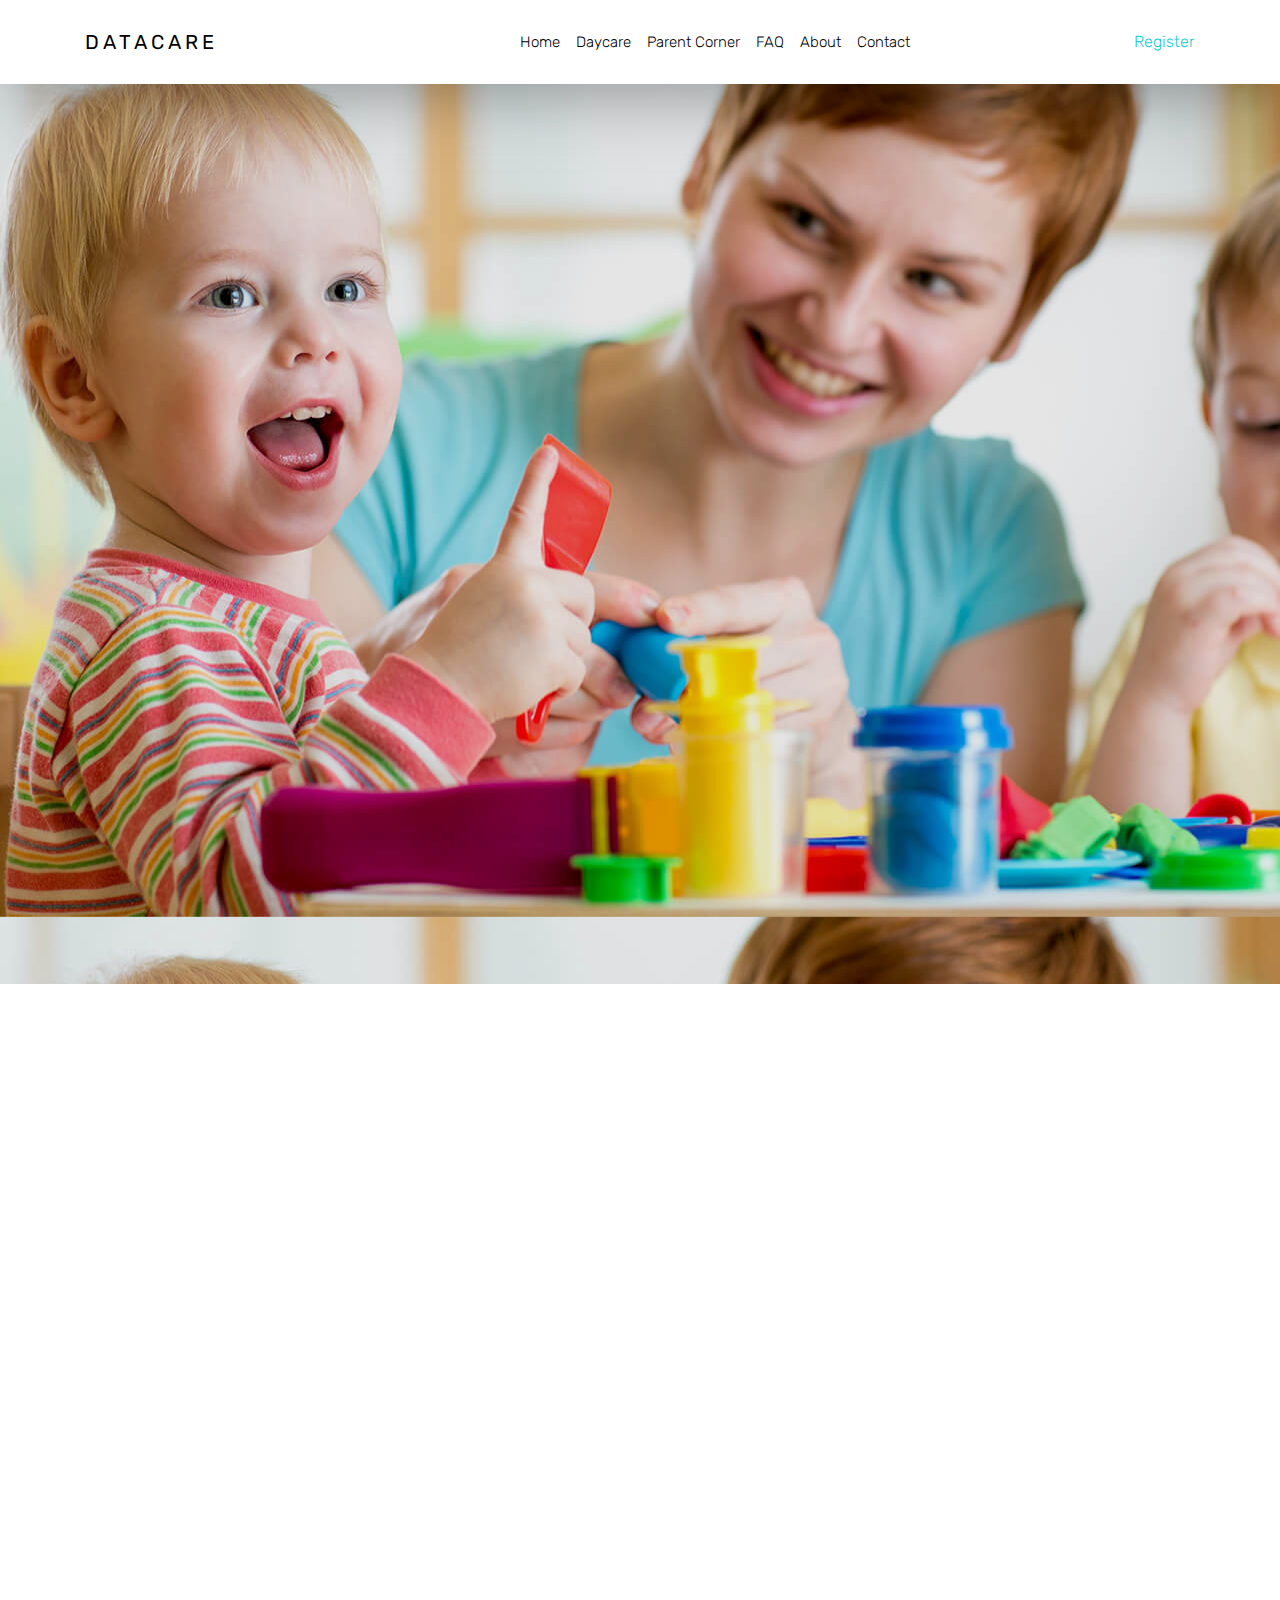
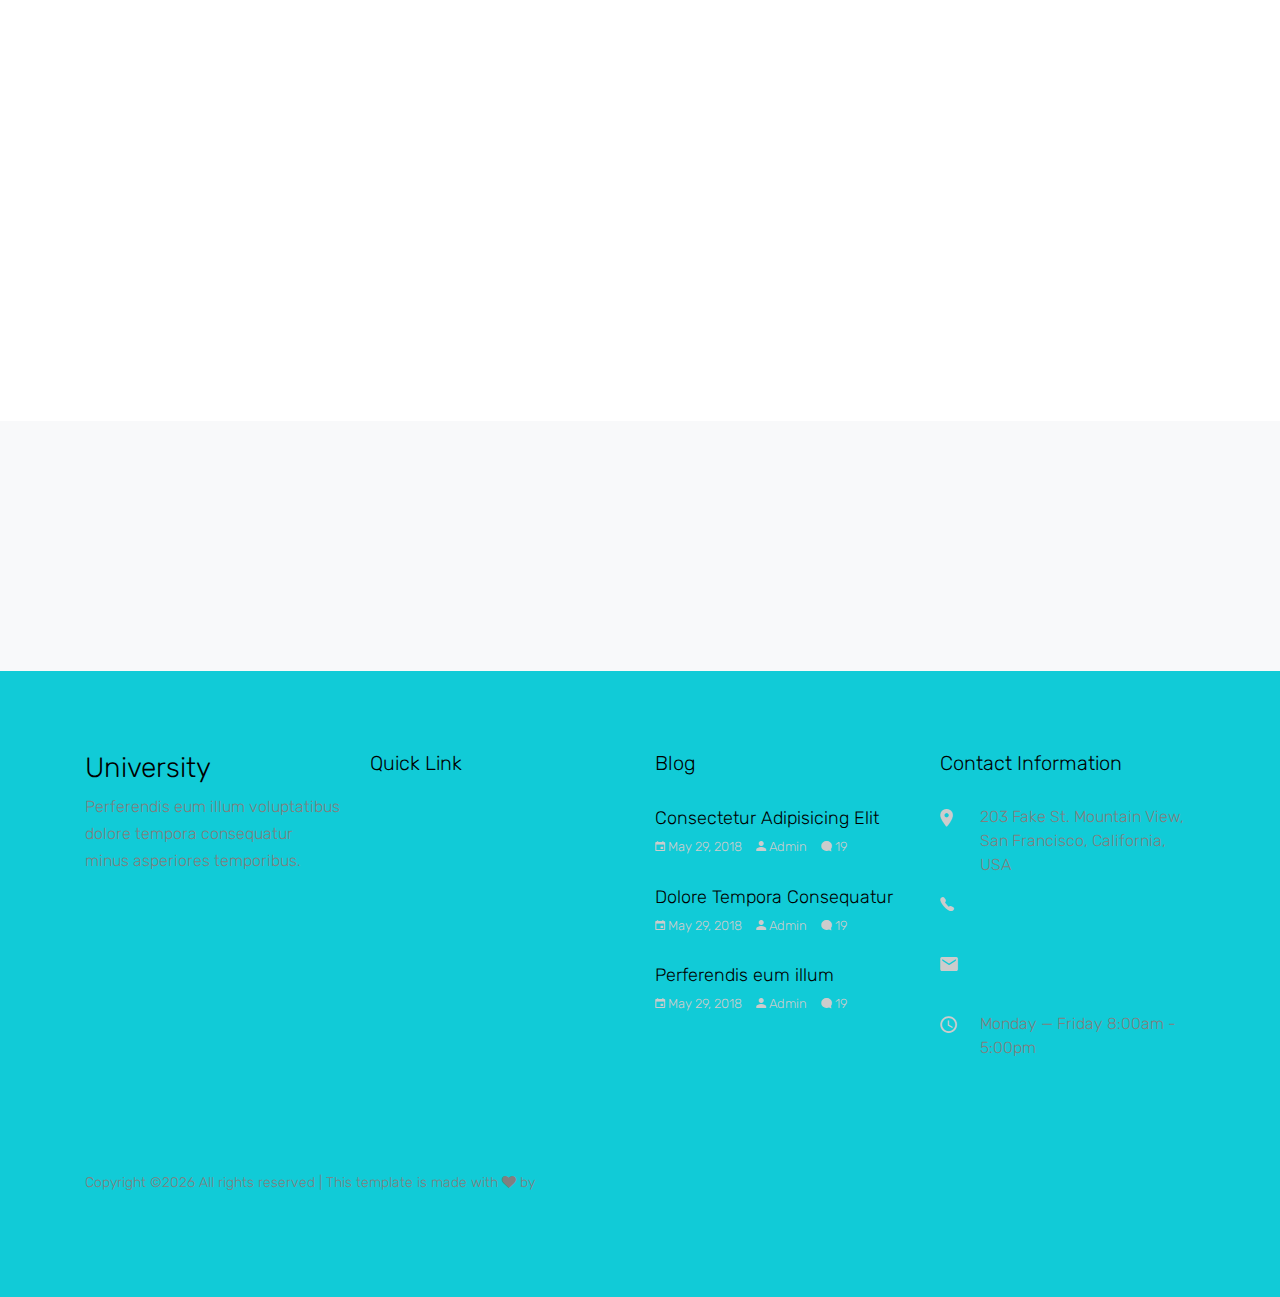
<file: index.html>
<!doctype html>
<html lang="en">
  <head>
    <title>DayCare Center Toronto</title>
    <meta charset="utf-8">
    <meta name="viewport" content="width=device-width, initial-scale=1, shrink-to-fit=no">

    <link href="https://fonts.googleapis.com/css?family=Rubik:300,400,500" rel="stylesheet">

    <link rel="stylesheet" href="css/bootstrap.css">
    <link rel="stylesheet" href="css/animate.css">
    <link rel="stylesheet" href="css/owl.carousel.min.css">

    <link rel="stylesheet" href="fonts/ionicons/css/ionicons.min.css">
    <link rel="stylesheet" href="fonts/fontawesome/css/font-awesome.min.css">
    <link rel="stylesheet" href="fonts/flaticon/font/flaticon.css">
    <link rel="stylesheet" href="css/magnific-popup.css">

    <!-- Theme Style -->
    <link rel="stylesheet" href="css/style.css">
  </head>
  <body>
    
    <header role="banner">
     
      <nav class="navbar navbar-expand-lg navbar-light bg-light">
        <div class="container">
          <a class="navbar-brand absolute" href="index.html">Datacare</a>
          <button class="navbar-toggler" type="button" data-toggle="collapse" data-target="#navbarsExample05" aria-controls="navbarsExample05" aria-expanded="false" aria-label="Toggle navigation">
            <span class="navbar-toggler-icon"></span>
          </button>

          <div class="collapse navbar-collapse navbar-light" id="navbarsExample05">
            <ul class="navbar-nav mx-auto">
              <li class="nav-item">
                <a class="nav-link active" href="HomePage.html">Home</a>
              </li>
              <li class="nav-item">
                <a class="nav-link" href="">Daycare</a>
              </li>
              <li class="nav-item">
                <a class="nav-link" href="">Parent Corner</a>
              </li>
              <li class="nav-item">
                <a class="nav-link" href="">FAQ</a>
              </li>
              <li class="nav-item">
                <a class="nav-link" href="">About</a>
              </li>
              <li class="nav-item">
                <a class="nav-link" href="">Contact</a>
              </li>
            </ul>
            <ul class="navbar-nav absolute-right">
              <li>
               <a href="register.html">Register</a>
              </li>
            </ul>
          </div>
        </div>
      </nav>
    </header>
    <!-- END header -->

    <section class="site-hero overlay" data-stellar-background-ratio="0.5" style="background-image: url(images/child-care.jpg);">
      <div class="container">
        <div class="row align-items-center justify-content-center site-hero-inner">
          <div class="col-md-10">
  
            <div class="mb-5 element-animate">
              <div class="block-17">
                <h2 class="heading text-center mb-4">Find Suitable Daycares Near You</h2>
                <form action="" method="post" class="d-block d-lg-flex mb-4">
                  <div class="fields d-block d-lg-flex">
                    <div>
                      <input type="text" class="form-control" placeholder="Enter Postal Code...">
                    </div>
                    <div class="select-wrap one-third">
                      <div class="icon">
                        <span class="ion-ios-arrow-down"></span>
                      </div>
                      <select name="" id="search_child" class="form-control">
                        <option value="">Child's Age</option>
                        <option value="">0 to 18 months</option>
                        <option value="">18 to 30 months</option>
                        <option value="">30 to 48 months</option>
                      </select>
                    </div>
                  </div>
                  <button class="search-submit btn btn-primary">
                    <a style="color:black" href="results.html">Search</a>
                  </button>
                </form>
                <!--<p class="text-center mb-5">We have more than 500 courses to improve your skills</p> -->
                <!--<p class="text-center"><a href="#" class="btn py-3 px-5">Register Now</a></p>-->
              </div>
            </div>
            
          </div>
        </div>
      </div>
    </section>
    <!-- END section -->
    <br>
    <section class="site-section element-animate">
      <div class="container">
        <div class="row align-items-center">
          <div class="col-md-6 order-md-2">
            <div class="block-16">
                <iframe width="560" height="315" src="https://www.youtube.com/embed/nNuNiuZVtus" frameborder="0" allow="autoplay; encrypted-media" allowfullscreen></iframe>
                <!-- <img src="images/img_1.jpg" alt="Image placeholder" class="img-fluid">
                <a href="https://vimeo.com/45830194" class="play-button popup-vimeo"><span class="ion-ios-play"></span></a>-->

                <!-- <a href="https://vimeo.com/45830194" class="button popup-vimeo" data-aos="fade-right" data-aos-delay="700"><span class="ion-ios-play"></span></a> -->
            </div>
          </div>
          <div class="col-md-6 order-md-1">

            <div class="block-15">
              <div class="heading">
                <h2>Welcome to DayCare Centers</h2>
              </div>
              <div class="text mb-5">
              <p>Lorem ipsum dolor sit amet consectetur adipisicing elit. A quibusdam nisi eos accusantium eligendi velit deleniti nihil ad deserunt rerum incidunt nulla nemo eius molestiae architecto beatae asperiores doloribus animi.</p>
              </div>
            </div>

          </div>
          
        </div>

      </div>
    </section>
    <!-- END section -->

    <section class="site-section pt-3 element-animate">
      <div class="container">
        <div class="row">
          <div class="col-md-6 col-lg-3">
            <div class="media block-6 d-block">
              <div class="icon mb-3"><span class="flaticon-book"></span></div>
              <div class="media-body">
                <h3 class="heading">Mission & Philosophy</h3>
                <p>Lorem ipsum dolor sit amet consectetur adipisicing elit mess.</p>
                <p><a href="#" class="more">Read More <span class="ion-arrow-right-c"></span></a></p>
              </div>
            </div> 
          </div>
          <div class="col-md-6 col-lg-3">
            <div class="media block-6 d-block">
              <div class="icon mb-3"><span class="flaticon-student"></span></div>
              <div class="media-body">
                <h3 class="heading">Programs</h3>
                <p>Lorem ipsum dolor sit amet consectetur adipisicing elit mess.</p>
                <p><a href="#" class="more">Read More <span class="ion-arrow-right-c"></span></a></p>
              </div>
            </div> 
          </div>
          
          <div class="col-md-6 col-lg-3">
            <div class="media block-6 d-block">
              <div class="icon mb-3"><span class="flaticon-diploma"></span></div>
              <div class="media-body">
                <h3 class="heading">Enrollment</h3>
                <p>Lorem ipsum dolor sit amet consectetur adipisicing elit mess.</p>
                <p><a href="#" class="more">Read More <span class="ion-arrow-right-c"></span></a></p>
              </div>
            </div> 
          </div>
          <div class="col-md-6 col-lg-3">
            <div class="media block-6 d-block">
              <div class="icon mb-3"><span class="flaticon-professor"></span></div>
              <div class="media-body">
                <h3 class="heading">Trained Staff</h3>
                <p>Lorem ipsum dolor sit amet consectetur adipisicing elit mess.</p>
                <p><a href="#" class="more">Read More <span class="ion-arrow-right-c"></span></a></p>
              </div>
            </div> 
          </div>
        </div>
      </div>
    </section>
    <!-- END section -->

    <section class="site-section bg-light element-animate" id="section-counter">
      <div class="container">
        <div class="row">
          <div class="col-lg-6">
            <figure><img src="images/kid_img.jpg" alt="Image placeholder" class="img-fluid"></figure>
          </div>
          <div class="col-lg-5 ml-auto">
            <div class="block-15">
              <div class="heading">
                <h2>Highlights</h2>
              </div>
              <div class="text mb-5">
                <p>Lorem ipsum dolor sit amet consectetur adipisicing elit. A quibusdam nisi eos accusantium eligendi velit deleniti nihil ad deserunt rerum incidunt.</p>
              </div>
            </div>

            <div class="row">
              <div class="col-md-6">
                <div class="block-18 d-flex align-items-center">
                  <div class="icon mr-4">
                    <span class="flaticon-student"></span>
                  </div>
                  <div class="text">
                    <strong class="number" data-number="12921">0</strong>
                    <span>Students</span>
                  </div>
                </div>

                <div class="block-18 d-flex align-items-center">
                  <div class="icon mr-4">
                    <span class="flaticon-university"></span>
                  </div>
                  <div class="text">
                    <strong class="number" data-number="51">0</strong>
                    <span>Schools</span>
                  </div>
                </div>

              </div>
              <div class="col-md-6">
                <div class="block-18 d-flex align-items-center">
                  <div class="icon mr-4">
                    <span class="flaticon-books"></span>
                  </div>
                  <div class="text">
                    <strong class="number" data-number="3902">0</strong>
                    <span>Books</span>
                  </div>
                </div>

                <div class="block-18 d-flex align-items-center">
                  <div class="icon mr-4">
                    <span class="flaticon-mortarboard"></span>
                  </div>
                  <div class="text">
                    <strong class="number" data-number="1921">0</strong>
                    <span>Graduates</span>
                  </div>
                </div>
                
              </div>
            </div>

          </div>
        </div>
      </div>
    </section>
    <!-- END section -->

    <div class="site-section bg-light">
      <div class="container">
        <div class="row justify-content-center mb-5 element-animate">
          <div class="col-md-7 text-center section-heading">
            <h2 class="text-primary heading">Popular Programs</h2>
            <p>Lorem ipsum dolor sit amet consectetur adipisicing elit. Suscipit qui neque sint eveniet tempore sapiente.</p>
            <p><a href="#" class="btn btn-primary py-2 px-4"><span class="ion-ios-book mr-2"></span>Enroll Now</a></p>
          </div>
        </div>
      </div>
      <!--<div class="container-fluid block-11 element-animate">
        <div class="nonloop-block-11 owl-carousel">
          <div class="item">
            <div class="block-19">
                <figure>
                  <img src="images/img_1.jpg" alt="Image" class="img-fluid">
                </figure>
                <div class="text">
                  <h2 class="heading"><a href="#">Advanced JavaScript Learning</a></h2>
                  <p class="mb-4">Lorem ipsum dolor sit amet consectetur adipisicing elit. Suscipit qui neque sint eveniet tempore sapiente.</p>
                  <div class="meta d-flex align-items-center">
                    <div class="number">
                      <span>2,219/6,000</span>
                    </div>
                    <div class="price text-right"><del class="mr-3">$23</del><span>Free</span></div>
                  </div>
                </div>
              </div>
          </div>

          <div class="item">
            <div class="block-19">
                <figure>
                  <img src="images/img_3.jpg" alt="Image" class="img-fluid">
                </figure>
                <div class="text">
                  <h2 class="heading"><a href="#">Advanced JavaScript Learning</a></h2>
                  <p class="mb-4">Lorem ipsum dolor sit amet consectetur adipisicing elit. Suscipit qui neque sint eveniet tempore sapiente.</p>
                  <div class="meta d-flex align-items-center">
                    <div class="number">
                      <span>2,219/6,000</span>
                    </div>
                    <div class="price text-right"><del class="mr-3">$23</del><span>Free</span></div>
                  </div>
                </div>
              </div>
          </div>

          <div class="item">
            <div class="block-19">
              <figure>
                <img src="images/img_2.jpg" alt="Image" class="img-fluid">
              </figure>
              <div class="text">
                <h2 class="heading"><a href="#">Introduction to CSS</a></h2>
                <p class="mb-4">Lorem ipsum dolor sit amet consectetur adipisicing elit. Suscipit qui neque sint eveniet tempore sapiente.</p>
                <div class="meta d-flex align-items-center">
                  <div class="number">
                    <span>1,903/3,000</span>
                  </div>
                  <div class="price text-right"><span>$10.99</span></div>
                </div>
              </div>
            </div>
          </div>

          <div class="item">
            <div class="block-19">
              <figure>
                <img src="images/img_1.jpg" alt="Image" class="img-fluid">
              </figure>
              <div class="text">
                <h2 class="heading"><a href="#">Design &amp; Develop</a></h2>
                <p class="mb-4">Lorem ipsum dolor sit amet consectetur adipisicing elit. Suscipit qui neque sint eveniet tempore sapiente.</p>
                <div class="meta d-flex align-items-center">
                  <div class="number">
                    <span>23/100</span>
                  </div>
                  <div class="price text-right"><del class="mr-3">$23</del><span>Free</span></div>
                </div>
              </div>
            </div>
          </div>

          <div class="item">
            <div class="block-19">
                <figure>
                  <img src="images/img_1.jpg" alt="Image" class="img-fluid">
                </figure>
                <div class="text">
                  <h2 class="heading"><a href="#">Advanced JavaScript Learning</a></h2>
                  <p class="mb-4">Lorem ipsum dolor sit amet consectetur adipisicing elit. Suscipit qui neque sint eveniet tempore sapiente.</p>
                  <div class="meta d-flex align-items-center">
                    <div class="number">
                      <span>2,219/6,000</span>
                    </div>
                    <div class="price text-right"><del class="mr-3">$23</del><span>Free</span></div>
                  </div>
                </div>
              </div>
          </div>

          <div class="item">
            <div class="block-19">
                <figure>
                  <img src="images/img_3.jpg" alt="Image" class="img-fluid">
                </figure>
                <div class="text">
                  <h2 class="heading"><a href="#">Advanced JavaScript Learning</a></h2>
                  <p class="mb-4">Lorem ipsum dolor sit amet consectetur adipisicing elit. Suscipit qui neque sint eveniet tempore sapiente.</p>
                  <div class="meta d-flex align-items-center">
                    <div class="number">
                      <span>2,219/6,000</span>
                    </div>
                    <div class="price text-right"><del class="mr-3">$23</del><span>Free</span></div>
                  </div>
                </div>
              </div>
          </div>

          <div class="item">
            <div class="block-19">
              <figure>
                <img src="images/img_2.jpg" alt="Image" class="img-fluid">
              </figure>
              <div class="text">
                <h2 class="heading"><a href="#">Introduction to CSS</a></h2>
                <p class="mb-4">Lorem ipsum dolor sit amet consectetur adipisicing elit. Suscipit qui neque sint eveniet tempore sapiente.</p>
                <div class="meta d-flex align-items-center">
                  <div class="number">
                    <span>1,903/3,000</span>
                  </div>
                  <div class="price text-right"><span>$10.99</span></div>
                </div>
              </div>
            </div>
          </div>

          <div class="item">
            <div class="block-19">
              <figure>
                <img src="images/img_1.jpg" alt="Image" class="img-fluid">
              </figure>
              <div class="text">
                <h2 class="heading"><a href="#">Design &amp; Develop</a></h2>
                <p class="mb-4">Lorem ipsum dolor sit amet consectetur adipisicing elit. Suscipit qui neque sint eveniet tempore sapiente.</p>
                <div class="meta d-flex align-items-center">
                  <div class="number">
                    <span>23/100</span>
                  </div>
                  <div class="price text-right"><del class="mr-3">$23</del><span>Free</span></div>
                </div>
              </div>
            </div>
          </div>
          
        </div>
      </div>

      
    </div>-->
    <!-- END section -->


    <!-- <div class="container site-section element-animate">
      <div class="row justify-content-center mb-5">
          <div class="col-md-7 text-center section-heading">
            <h2 class="text-primary heading">Teachers</h2>
            <p>Lorem ipsum dolor sit amet consectetur adipisicing elit. Suscipit qui neque sint eveniet tempore sapiente.</p>
          </div>
        </div>
      <div class="row">
        <div class="col-md-6 col-lg-4">
          <div class="block-2">
            <div class="flipper">
              <div class="front" style="background-image: url(../images/person_3.jpg);">
                <div class="box">
                  <h2>Job Smith</h2>
                  <p>Laravel Expert</p>
                </div>
              </div>
              <div class="back"> -->
                <!-- back content -->
               <!--  <blockquote>
                  <p>&ldquo;Even the all-powerful Pointing has no control about the blind texts it is an almost unorthographic life One day however a small line of blind text by the name of Lorem Ipsum decided to leave for the far World of Grammar.&rdquo;</p>
                </blockquote>
                <div class="author d-flex">
                  <div class="image mr-3 align-self-center">
                    <img src="images/person_3.jpg" alt="">
                  </div>
                  <div class="name align-self-center">Job Smith <span class="position">Laravel Expert</span></div>
                </div>
              </div>
            </div> -->
         <!-- </div> --> <!-- .flip-container -->
        <!-- </div>

        <div class="col-md-6 col-lg-4">
          <div class="block-2 ">
            <div class="flipper">
              <div class="front" style="background-image: url(../images/person_1.jpg);">
                <div class="box">
                  <h2>Mellissa Cruz</h2>
                  <p>JavaScript Guru</p>
                </div>
              </div>
              <div class="back"> -->
                <!-- back content -->
                <!-- <blockquote>
                  <p>&ldquo;Even the all-powerful Pointing has no control about the blind texts it is an almost unorthographic life One day however a small line of blind text by the name of Lorem Ipsum decided to leave for the far World of Grammar.&rdquo;</p>
                </blockquote>
                <div class="author d-flex">
                  <div class="image mr-3 align-self-center">
                    <img src="images/person_1.jpg" alt="">
                  </div>
                  <div class="name align-self-center">Mellissa Cruz <span class="position">JavaScript Guru</span></div>
                </div>
              </div>
            </div> -->
         <!-- </div> --> <!-- .flip-container -->
        <!-- </div>

        <div class="col-md-6 col-lg-4">
          <div class="block-2">
            <div class="flipper">
              <div class="front" style="background-image: url(../images/person_2.jpg);">
                <div class="box">
                  <h2>Aldin Powell</h2>
                  <p>WordPress Ninja</p>
                </div>
              </div>
              <div class="back"> -->
                <!-- back content -->
                <!-- <blockquote>
                  <p>&ldquo;Even the all-powerful Pointing has no control about the blind texts it is an almost unorthographic life One day however a small line of blind text by the name of Lorem Ipsum decided to leave for the far World of Grammar.&rdquo;</p>
                </blockquote>
                <div class="author d-flex">
                  <div class="image mr-3 align-self-center">
                    <img src="images/person_2.jpg" alt="">
                  </div>
                  <div class="name align-self-center">Aldin Powell <span class="position">WordPress Ninja</span></div>
                </div>
              </div>
            </div> -->
          <!-- </div> --> <!-- .flip-container -->
        <!-- </div>
      </div>
    </div> -->
    <!-- END .block-2 -->


    <!-- <div class="site-section bg-light">
      <div class="container">
        <div class="row justify-content-center mb-5 element-animate">
          <div class="col-md-7 text-center section-heading">
            <h2 class="text-primary heading">Blog</h2>
            <p>Lorem ipsum dolor sit amet consectetur adipisicing elit. Suscipit qui neque sint eveniet tempore sapiente.</p>
          </div>
        </div>
        <div class="row element-animate">
          
          <div class="col-md-12 mb-5 mb-lg-0 col-lg-6">

            <div class="block-20 ">
              <figure>
                <a href="#"><img src="images/img_1.jpg" alt="" class="img-fluid"></a>
              </figure>
              <div class="text">
                <h3 class="heading"><a href="#">Even the all-powerful Pointing has no control about the blind texts</a></h3>
                <div class="meta">
                  <div><a href="#"><span class="ion-android-calendar"></span> May 29, 2018</a></div>
                  <div><a href="#"><span class="ion-android-person"></span> Admin</a></div>
                  <div><a href="#"><span class="ion-chatbubble"></span> 19</a></div>
                </div>
              </div>
            </div>

          </div>
          <div class="col-md-12 col-lg-6">
            
            <div class="block-21 d-flex mb-4">
              <figure class="mr-3">
                <a href="#"><img src="images/img_1.jpg" alt="" class="img-fluid"></a>
              </figure>
              <div class="text">
                <h3 class="heading"><a href="#">Even the all-powerful Pointing has no control about the blind texts</a></h3>
                <div class="meta">
                  <div><a href="#"><span class="ion-android-calendar"></span> May 29, 2018</a></div>
                  <div><a href="#"><span class="ion-android-person"></span> Admin</a></div>
                  <div><a href="#"><span class="ion-chatbubble"></span> 19</a></div>
                </div>
              </div>
            </div>  

            <div class="block-21 d-flex mb-4">
              <figure class="mr-3">
                <a href="#"><img src="images/img_2.jpg" alt="" class="img-fluid"></a>
              </figure>
              <div class="text">
                <h3 class="heading"><a href="#">Even the all-powerful Pointing has no control about the blind texts</a></h3>
                <div class="meta">
                  <div><a href="#"><span class="ion-android-calendar"></span> May 29, 2018</a></div>
                  <div><a href="#"><span class="ion-android-person"></span> Admin</a></div>
                  <div><a href="#"><span class="ion-chatbubble"></span> 19</a></div>
                </div>
              </div>
            </div>  

            <div class="block-21 d-flex mb-4">
              <figure class="mr-3">
                <a href="#"><img src="images/img_3.jpg" alt="" class="img-fluid"></a>
              </figure>
              <div class="text">
                <h3 class="heading"><a href="#">Even the all-powerful Pointing has no control about the blind texts</a></h3>
                <div class="meta">
                  <div><a href="#"><span class="ion-android-calendar"></span> May 29, 2018</a></div>
                  <div><a href="#"><span class="ion-android-person"></span> Admin</a></div>
                  <div><a href="#"><span class="ion-chatbubble"></span> 19</a></div>
                </div>
              </div>
            </div>  

            <div class="block-21 d-flex mb-4">
              <figure class="mr-3">
                <a href="#"><img src="images/img_3.jpg" alt="" class="img-fluid"></a>
              </figure>
              <div class="text">
                <h3 class="heading"><a href="#">Even the all-powerful Pointing has no control about the blind texts</a></h3>
                <div class="meta">
                  <div><a href="#"><span class="ion-android-calendar"></span> May 29, 2018</a></div>
                  <div><a href="#"><span class="ion-android-person"></span> Admin</a></div>
                  <div><a href="#"><span class="ion-chatbubble"></span> 19</a></div>
                </div>
              </div>
            </div>  

          </div>
        </div>
      </div>
    </div>

    <div class="py-5 block-22">
      <div class="container">
        <div class="row align-items-center">
          <div class="col-md-6 mb-4 mb-md-0 pr-md-5">
            <h2 class="heading">Create cool websites</h2>
            <p>Lorem ipsum dolor sit amet consectetur adipisicing elit. Nisi accusantium optio und.</p>
          </div>
          <div class="col-md-6">
            <form action="#" class="subscribe">
              <div class="form-group">
                <input type="email" class="form-control email" placeholder="Enter email">
                <input type="submit" class="btn btn-primary submit" value="Subscribe">
              </div>
            </form>
          </div>
        </div>
      </div>
    </div>-->
  
    <footer class="site-footer">
      <div class="container">
        <div class="row mb-5">
          <div class="col-md-6 col-lg-3 mb-5 mb-lg-0">
            <h3>University</h3>
            <p>Perferendis eum illum voluptatibus dolore tempora consequatur minus asperiores temporibus.</p>
          </div>
          <div class="col-md-6 col-lg-3 mb-5 mb-lg-0">
            <h3 class="heading">Quick Link</h3>
            <div class="row">
              <div class="col-md-6">
                <ul class="list-unstyled">
                  <li><a href="#">Home</a></li>
                  <li><a href="#">About Us</a></li>
                  <li><a href="#">Courses</a></li>
                  <li><a href="#">Pages</a></li>
                </ul>
              </div>
              <div class="col-md-6">
                <ul class="list-unstyled">
                  <li><a href="#">News</a></li>
                  <li><a href="#">Support</a></li>
                  <li><a href="#">Contact</a></li>
                  <li><a href="#">Privacy</a></li>
                </ul>
              </div>
            </div>
          </div>
          <div class="col-md-6 col-lg-3 mb-5 mb-lg-0">
            <h3 class="heading">Blog</h3>
            <div class="block-21 d-flex mb-4">
              <div class="text">
                <h3 class="heading mb-0"><a href="#">Consectetur Adipisicing Elit</a></h3>
                <div class="meta">
                  <div><a href="#"><span class="ion-android-calendar"></span> May 29, 2018</a></div>
                  <div><a href="#"><span class="ion-android-person"></span> Admin</a></div>
                  <div><a href="#"><span class="ion-chatbubble"></span> 19</a></div>
                </div>
              </div>
            </div>  
            <div class="block-21 d-flex mb-4">
              <div class="text">
                <h3 class="heading mb-0"><a href="#">Dolore Tempora Consequatur</a></h3>
                <div class="meta">
                  <div><a href="#"><span class="ion-android-calendar"></span> May 29, 2018</a></div>
                  <div><a href="#"><span class="ion-android-person"></span> Admin</a></div>
                  <div><a href="#"><span class="ion-chatbubble"></span> 19</a></div>
                </div>
              </div>
            </div>  
            <div class="block-21 d-flex mb-4">
              <div class="text">
                <h3 class="heading mb-0"><a href="#">Perferendis eum illum</a></h3>
                <div class="meta">
                  <div><a href="#"><span class="ion-android-calendar"></span> May 29, 2018</a></div>
                  <div><a href="#"><span class="ion-android-person"></span> Admin</a></div>
                  <div><a href="#"><span class="ion-chatbubble"></span> 19</a></div>
                </div>
              </div>
            </div>  
          </div>
          <div class="col-md-6 col-lg-3 mb-5 mb-lg-0">
            <h3 class="heading">Contact Information</h3>
            <div class="block-23">
              <ul>
                <li><span class="icon ion-android-pin"></span><span class="text">203 Fake St. Mountain View, San Francisco, California, USA</span></li>
                <li><a href="#"><span class="icon ion-ios-telephone"></span><span class="text">+2 392 3929 210</span></a></li>
                <li><a href="#"><span class="icon ion-android-mail"></span><span class="text">info@yourdomain.com</span></a></li>
                <li><span class="icon ion-android-time"></span><span class="text">Monday &mdash; Friday 8:00am - 5:00pm</span></li>
              </ul>
            </div>
          </div>
        </div>
        <div class="row pt-5">
          <div class="col-md-12 text-center copyright">
            
            <p class="float-md-left"><!-- Link back to Colorlib can't be removed. Template is licensed under CC BY 3.0. -->
Copyright &copy;<script>document.write(new Date().getFullYear());</script> All rights reserved | This template is made with <i class="fa fa-heart" aria-hidden="true"></i> by <a href="https://colorlib.com" target="_blank" class="text-primary">Colorlib</a>
<!-- Link back to Colorlib can't be removed. Template is licensed under CC BY 3.0. --></p>
            <p class="float-md-right">
              <a href="#" class="fa fa-facebook p-2"></a>
              <a href="#" class="fa fa-twitter p-2"></a>
              <a href="#" class="fa fa-linkedin p-2"></a>
              <a href="#" class="fa fa-instagram p-2"></a>

            </p>
          </div>
        </div>
      </div>
    </footer>
    <!-- END footer -->
    
    <!-- loader -->
    <div id="loader" class="show fullscreen"><svg class="circular" width="48px" height="48px"><circle class="path-bg" cx="24" cy="24" r="22" fill="none" stroke-width="4" stroke="#eeeeee"/><circle class="path" cx="24" cy="24" r="22" fill="none" stroke-width="4" stroke-miterlimit="10" stroke="#f4b214"/></svg></div>

    <script src="js/jquery-3.2.1.min.js"></script>
    <script src="js/jquery-migrate-3.0.0.js"></script>
    <script src="js/popper.min.js"></script>
    <script src="js/bootstrap.min.js"></script>
    <script src="js/owl.carousel.min.js"></script>
    <script src="js/jquery.waypoints.min.js"></script>
    <script src="js/jquery.stellar.min.js"></script>
    <script src="js/jquery.animateNumber.min.js"></script>
    
    <script src="js/jquery.magnific-popup.min.js"></script>

    <script src="js/main.js"></script>
  </body>
</html>
</file>
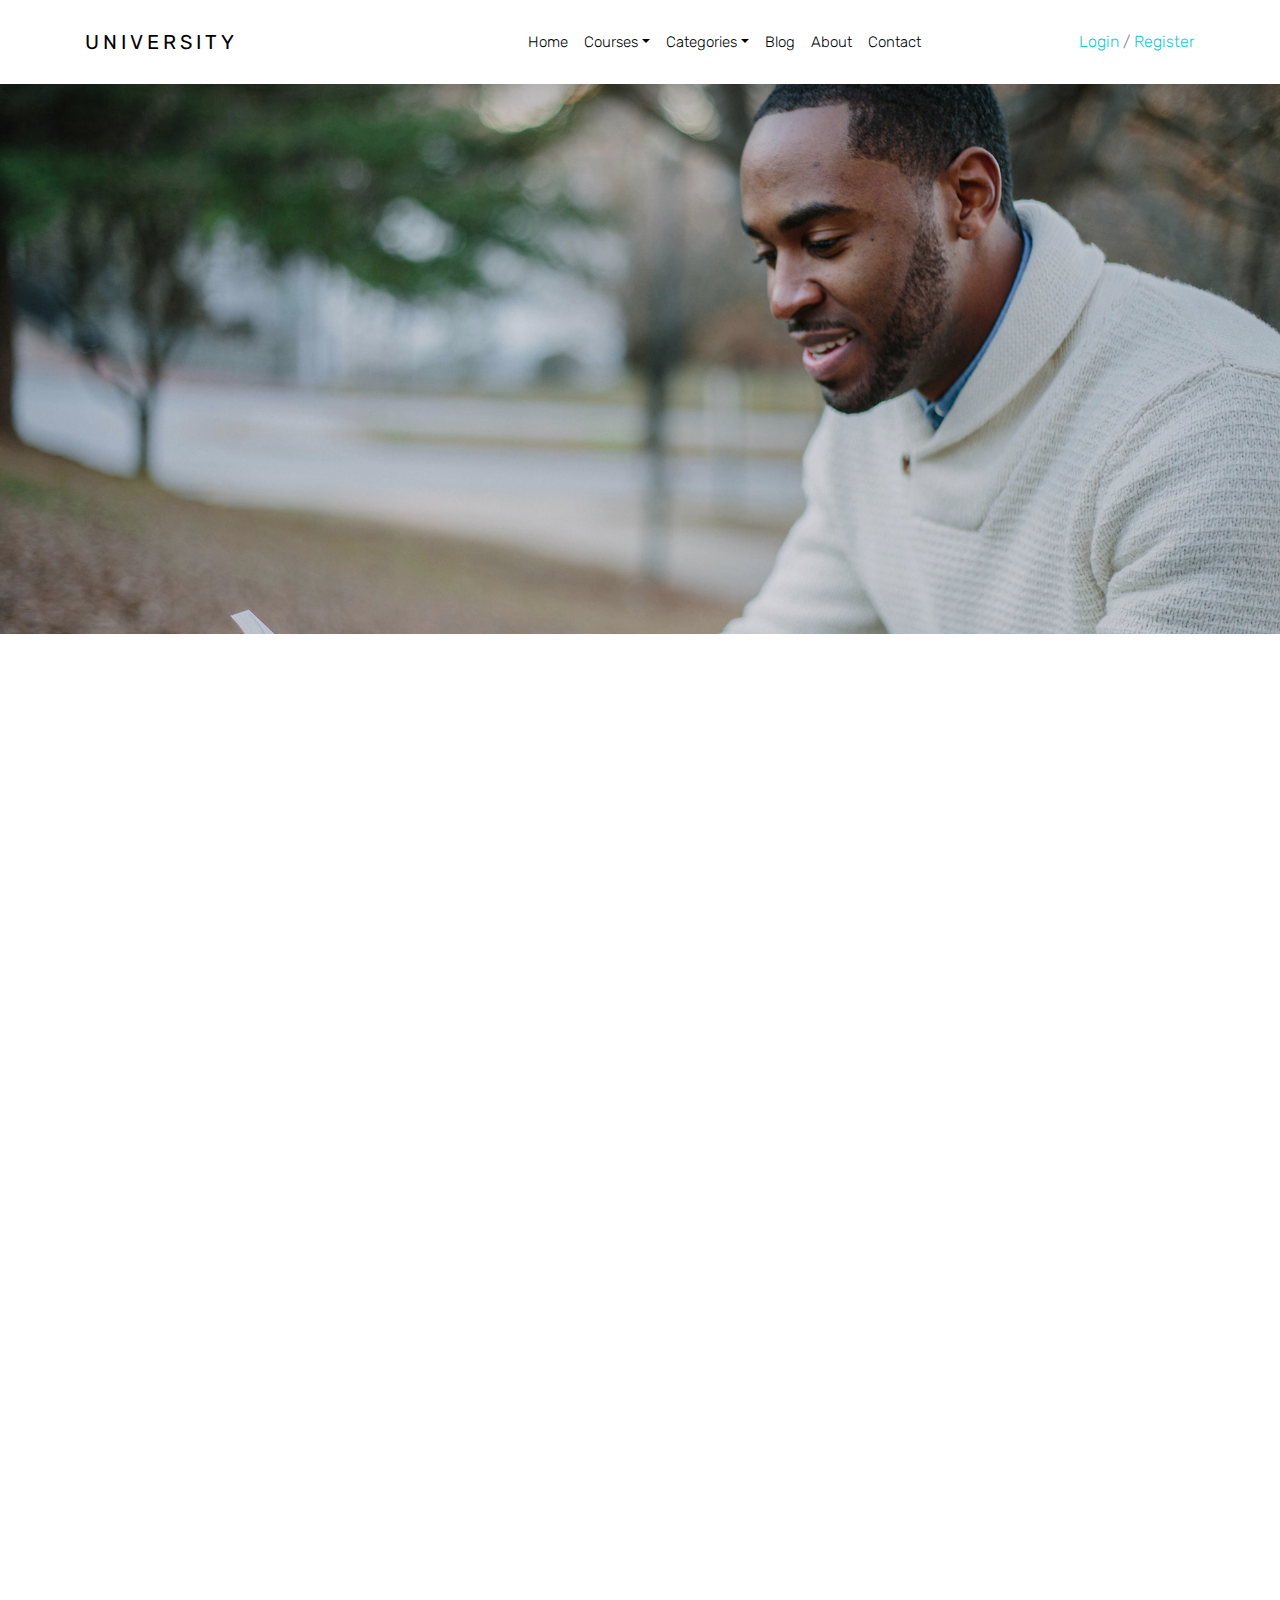
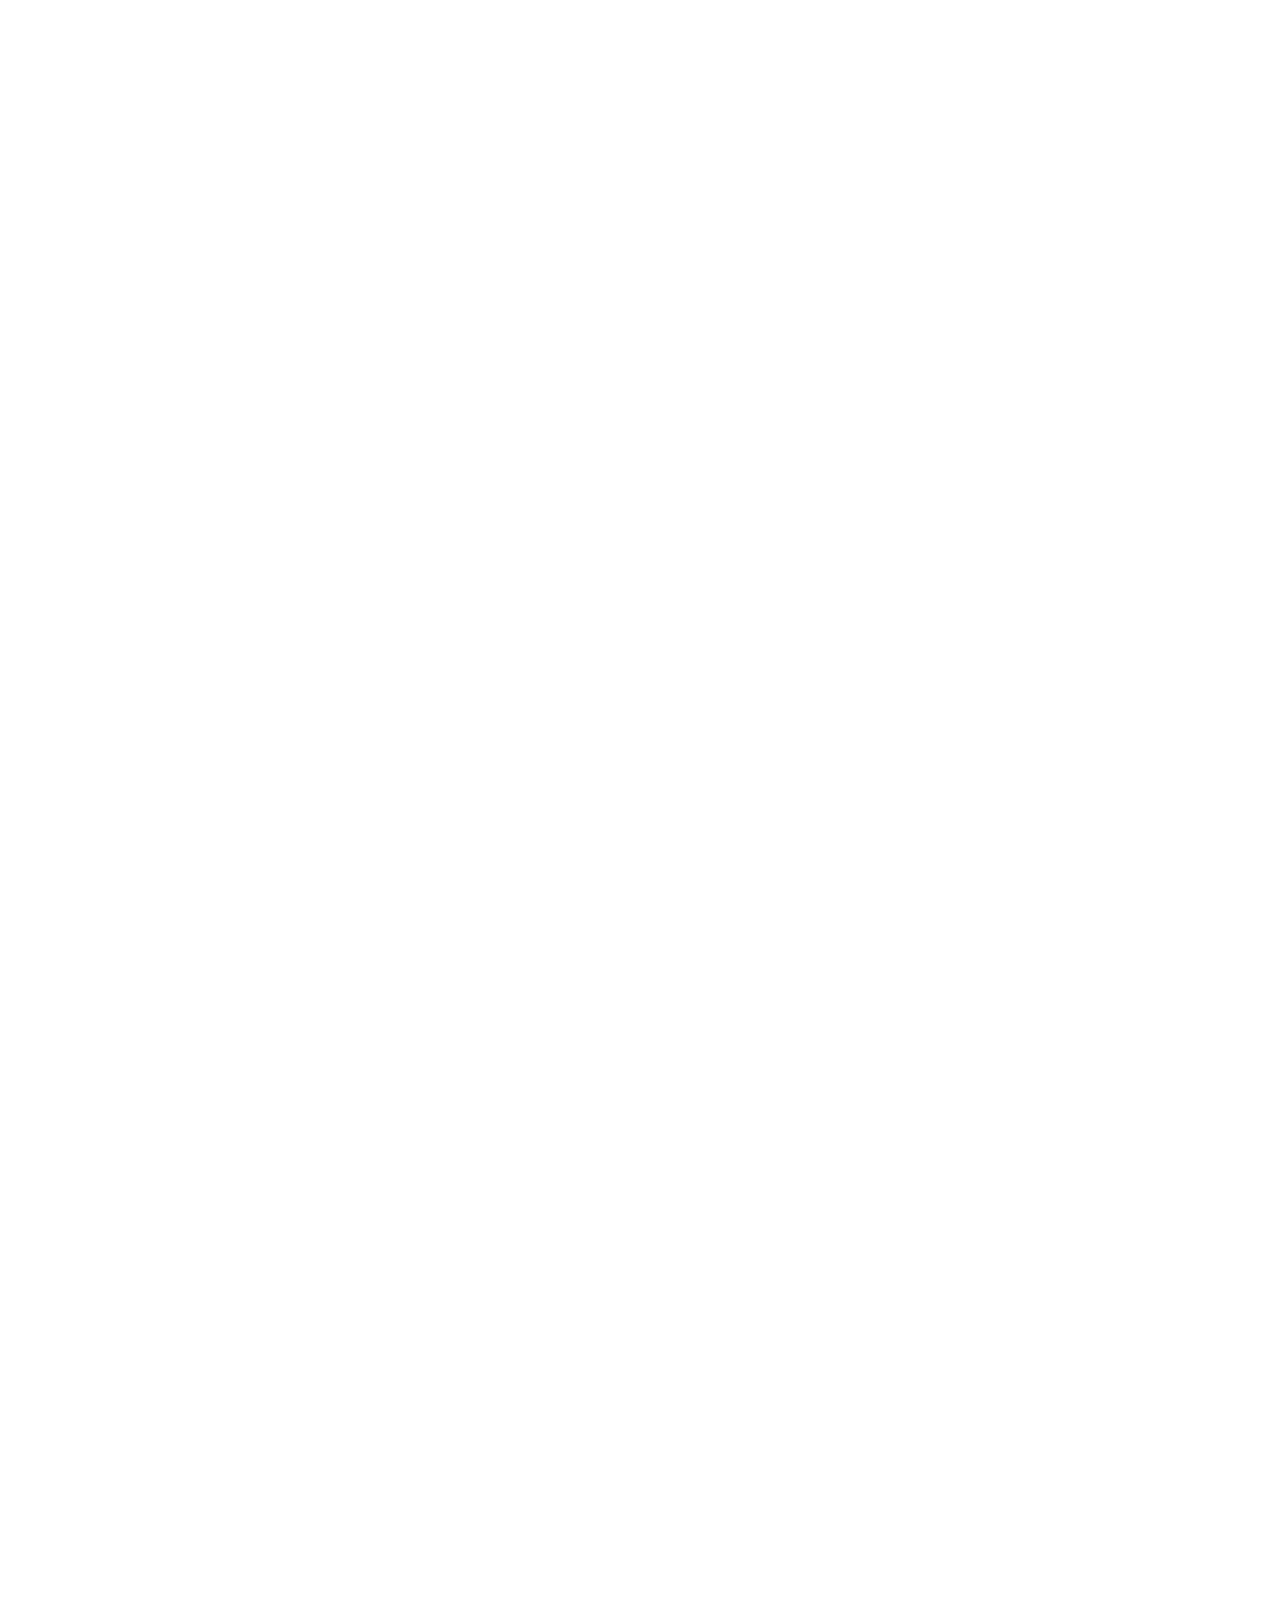
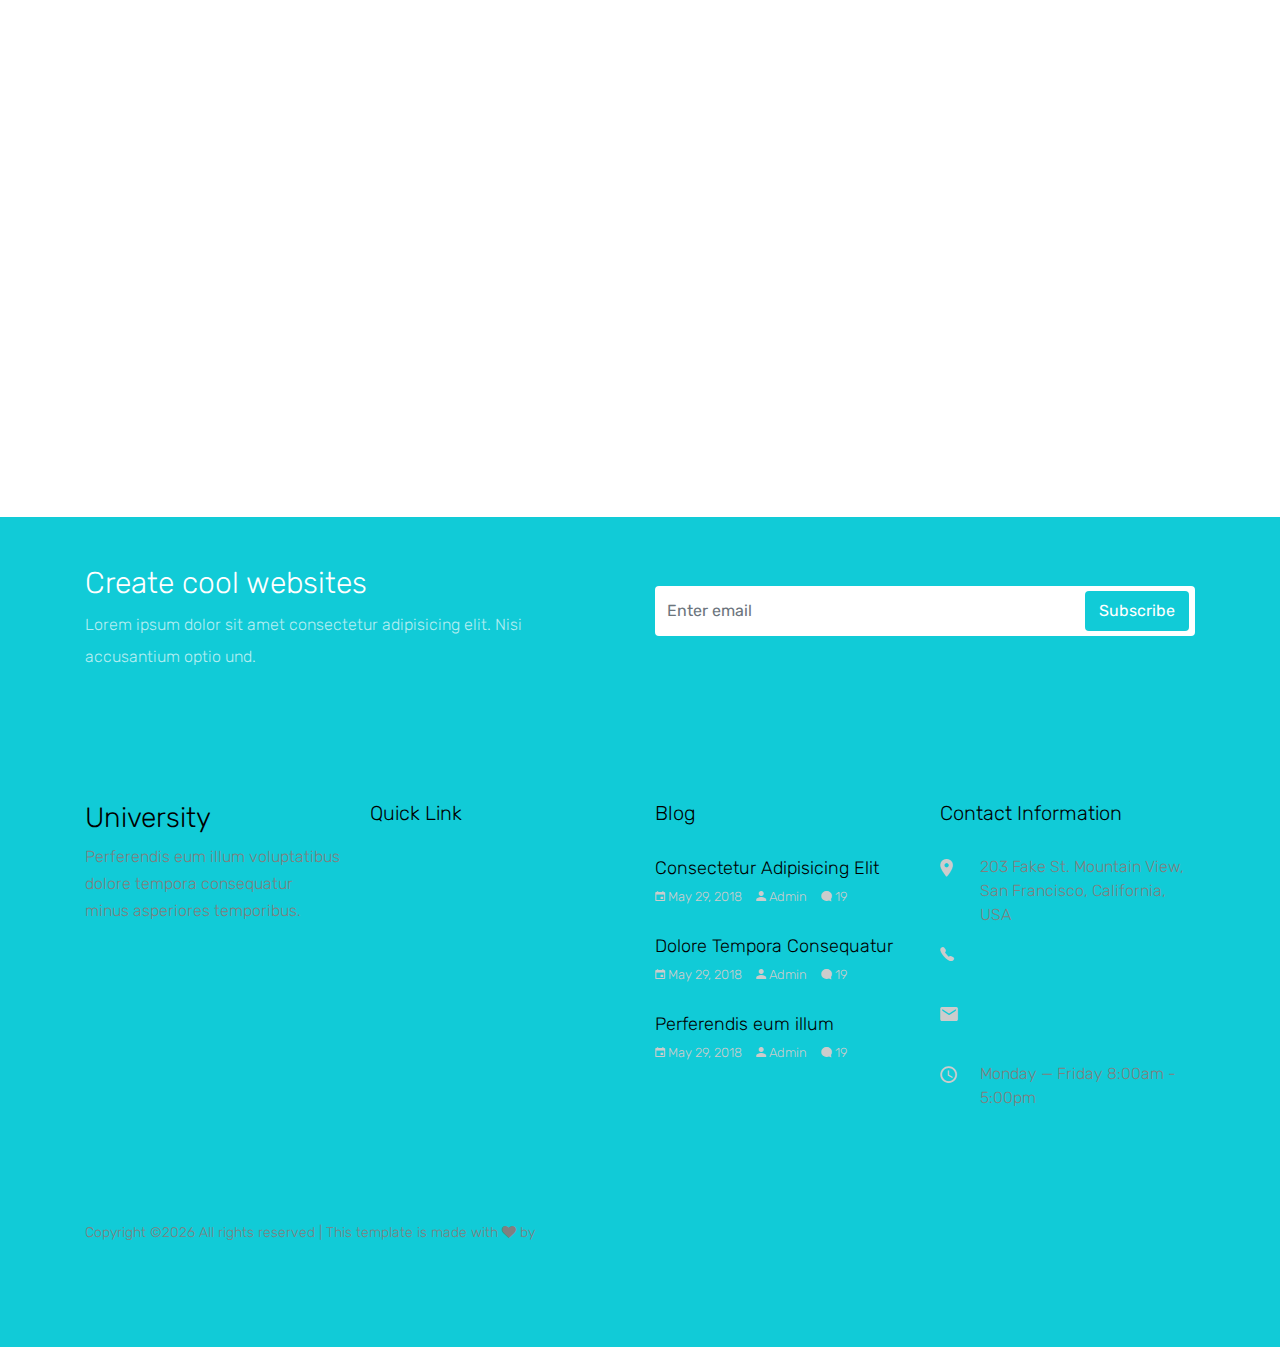
<file: about.html>
<!doctype html>
<html lang="en">
  <head>
    <title>Free Education Template by Colorlib</title>
    <meta charset="utf-8">
    <meta name="viewport" content="width=device-width, initial-scale=1, shrink-to-fit=no">

    <link href="https://fonts.googleapis.com/css?family=Rubik:300,400,500" rel="stylesheet">

    <link rel="stylesheet" href="css/bootstrap.css">
    <link rel="stylesheet" href="css/animate.css">
    <link rel="stylesheet" href="css/owl.carousel.min.css">

    <link rel="stylesheet" href="fonts/ionicons/css/ionicons.min.css">
    <link rel="stylesheet" href="fonts/fontawesome/css/font-awesome.min.css">
    <link rel="stylesheet" href="fonts/flaticon/font/flaticon.css">

    <!-- Theme Style -->
    <link rel="stylesheet" href="css/style.css">
  </head>
  <body>
    
    <header role="banner">
     
      <nav class="navbar navbar-expand-lg navbar-light bg-light">
        <div class="container">
          <a class="navbar-brand absolute" href="index.html">University</a>
          <button class="navbar-toggler" type="button" data-toggle="collapse" data-target="#navbarsExample05" aria-controls="navbarsExample05" aria-expanded="false" aria-label="Toggle navigation">
            <span class="navbar-toggler-icon"></span>
          </button>

          <div class="collapse navbar-collapse navbar-light" id="navbarsExample05">
            <ul class="navbar-nav mx-auto">
              <li class="nav-item">
                <a class="nav-link active" href="index.html">Home</a>
              </li>
              <li class="nav-item dropdown">
                <a class="nav-link dropdown-toggle" href="courses.html" id="dropdown04" data-toggle="dropdown" aria-haspopup="true" aria-expanded="false">Courses</a>
                <div class="dropdown-menu" aria-labelledby="dropdown04">
                  <a class="dropdown-item" href="courses.html">HTML</a>
                  <a class="dropdown-item" href="courses.html">WordPress</a>
                  <a class="dropdown-item" href="courses.html">Laravel</a>
                  <a class="dropdown-item" href="courses.html">JavaScript</a>
                  <a class="dropdown-item" href="courses.html">Python</a>
                </div>

              </li>

              <li class="nav-item dropdown">
                <a class="nav-link dropdown-toggle" href="#" id="dropdown05" data-toggle="dropdown" aria-haspopup="true" aria-expanded="false">Categories</a>
                <div class="dropdown-menu" aria-labelledby="dropdown05">
                  <a class="dropdown-item" href="#">HTML</a>
                  <a class="dropdown-item" href="#">WordPress</a>
                  <a class="dropdown-item" href="#">Laravel</a>
                  <a class="dropdown-item" href="#">JavaScript</a>
                  <a class="dropdown-item" href="#">Python</a>
                </div>

              </li>
              <li class="nav-item">
                <a class="nav-link" href="blog.html">Blog</a>
              </li>
              <li class="nav-item">
                <a class="nav-link" href="about.html">About</a>
              </li>
              <li class="nav-item">
                <a class="nav-link" href="contact.html">Contact</a>
              </li>
            </ul>
            <ul class="navbar-nav absolute-right">
              <li>
                <a href="login.html">Login</a> / <a href="register.html">Register</a>
              </li>
            </ul>
            
          </div>
        </div>
      </nav>
    </header>
    <!-- END header -->

    <section class="site-hero site-sm-hero overlay" data-stellar-background-ratio="0.5" style="background-image: url(images/big_image_2.jpg);">
      <div class="container">
        <div class="row align-items-center justify-content-center site-hero-sm-inner">
          <div class="col-md-7 text-center">
  
            <div class="mb-5 element-animate">
              <h1 class="mb-2">About Us</h1>
              <p class="bcrumb"><a href="index.html">Home</a> <span class="sep ion-android-arrow-dropright px-2"></span>  <span class="current">About Us</span></p>
            </div>
            
          </div>
        </div>
      </div>
    </section>
    <!-- END section -->

    <section class="site-section element-animate">
      <div class="container">
        <div class="row">
          <div class="col-md-6 order-md-2">
            <div class="block-16">
              <figure>
                <img src="images/img_1.jpg" alt="Image placeholder" class="img-fluid">
              </figure>
            </div>
          </div>
          <div class="col-md-6 order-md-1">

            <div class="block-15">
              <div class="heading">
                <h2>Company History</h2>
              </div>
              <div class="text mb-5">
              <p>Lorem ipsum dolor sit amet consectetur adipisicing elit. A quibusdam nisi eos accusantium eligendi velit deleniti nihil ad deserunt rerum incidunt nulla nemo eius molestiae architecto beatae asperiores doloribus animi.</p>
              <p>Lorem ipsum dolor sit amet, consectetur adipisicing elit. Quos quaerat aliquid blanditiis eum asperiores obcaecati, id officiis voluptate sint est excepturi quam itaque dicta delectus. Consequuntur, blanditiis maxime? Cupiditate, cum.</p>
              <p>Porro cupiditate doloremque nihil architecto, id nisi tenetur obcaecati, harum nulla aut ipsam sunt ullam eos, ipsa odit voluptatibus veniam. Amet itaque incidunt cumque tenetur, omnis repellat non dolorem nostrum.</p>
              
              </div>
              
            </div>

          </div>
          
        </div>

      </div>
    </section>
    <!-- END section -->

    <section class="site-section pt-3 element-animate">
      <div class="container">
        <div class="row justify-content-center mb-5 element-animate">
          <div class="col-md-7 text-center section-heading">
            <h2 class="text-primary heading">School Services</h2>
            <p>Lorem ipsum dolor sit amet consectetur adipisicing elit. Suscipit qui neque sint eveniet tempore sapiente.</p>
          </div>
        </div>
        <div class="row">
          <div class="col-md-6 col-lg-3">
            <div class="media block-6 d-block">
              <div class="icon mb-3"><span class="flaticon-book"></span></div>
              <div class="media-body">
                <h3 class="heading">Knowledge is power</h3>
                <p>Lorem ipsum dolor sit amet consectetur adipisicing elit mess.</p>
                <p><a href="#" class="more">Read More <span class="ion-arrow-right-c"></span></a></p>
              </div>
            </div> 
          </div>
          <div class="col-md-6 col-lg-3">
            <div class="media block-6 d-block">
              <div class="icon mb-3"><span class="flaticon-student"></span></div>
              <div class="media-body">
                <h3 class="heading">Senior High School</h3>
                <p>Lorem ipsum dolor sit amet consectetur adipisicing elit mess.</p>
                <p><a href="#" class="more">Read More <span class="ion-arrow-right-c"></span></a></p>
              </div>
            </div> 
          </div>
          
          <div class="col-md-6 col-lg-3">
            <div class="media block-6 d-block">
              <div class="icon mb-3"><span class="flaticon-diploma"></span></div>
              <div class="media-body">
                <h3 class="heading">College of Arts &amp; Sciences</h3>
                <p>Lorem ipsum dolor sit amet consectetur adipisicing elit mess.</p>
                <p><a href="#" class="more">Read More <span class="ion-arrow-right-c"></span></a></p>
              </div>
            </div> 
          </div>
          <div class="col-md-6 col-lg-3">
            <div class="media block-6 d-block">
              <div class="icon mb-3"><span class="flaticon-professor"></span></div>
              <div class="media-body">
                <h3 class="heading">Unmatched Proffessor</h3>
                <p>Lorem ipsum dolor sit amet consectetur adipisicing elit mess.</p>
                <p><a href="#" class="more">Read More <span class="ion-arrow-right-c"></span></a></p>
              </div>
            </div> 
          </div>
        </div>
      </div>
    </section>
    <!-- END section -->

    <div class="container site-section element-animate">
      <div class="row justify-content-center mb-5 element-animate">
          <div class="col-md-7 text-center section-heading">
            <h2 class="text-primary heading">Why Choose Us</h2>
            <p>Lorem ipsum dolor sit amet consectetur adipisicing elit. Suscipit qui neque sint eveniet tempore sapiente.</p>
          </div>
        </div>
      <div class="block-3 d-md-flex pt-5">
        <div class="image" style="background-image: url('images/img_1.jpg'); "></div>
        <div class="text">
          <h4 class="subheading">Nice text here</h4>
          <h2 class="heading">Excellent Teachers</h2>
          <p>Even the all-powerful Pointing has no control about the blind texts it is an almost unorthographic life One day however a small line of blind text by the name of Lorem Ipsum decided to leave for the far World of Grammar.</p>
        </div>
      </div>
      <div class="block-3 d-md-flex">
        <div class="image order-2" style="background-image: url('images/img_2.jpg'); "></div>
        <div class="text order-1">
          <h4 class="subheading">Nice text here</h4>
          <h2 class="heading">Outstanding Facilities</h2>
          <p>Even the all-powerful Pointing has no control about the blind texts it is an almost unorthographic life One day however a small line of blind text by the name of Lorem Ipsum decided to leave for the far World of Grammar.</p>
        </div>
      </div>
      <div class="block-3 d-md-flex">
        <div class="image" style="background-image: url('images/img_3.jpg'); "></div>
        <div class="text">
          <h4 class="subheading">Nice text here</h4>
          <h2 class="heading">World Class Education</h2>
          <p>Even the all-powerful Pointing has no control about the blind texts it is an almost unorthographic life One day however a small line of blind text by the name of Lorem Ipsum decided to leave for the far World of Grammar.</p>
        </div>
      </div>
    </div>


    <div class="site-section element-animate">
      <div class="container">
        <div class="row justify-content-center mb-5">
            <div class="col-md-7 text-center section-heading">
              <h2 class="text-primary heading">Frequently Ask Questions</h2>
              <p>Lorem ipsum dolor sit amet consectetur adipisicing elit. Suscipit qui neque sint eveniet tempore sapiente.</p>
            </div>
          </div>
        <div class="row">
          <div class="col-md-12">
            <div class="accordion block-8" id="accordion">
              <div class="accordion-item">
                <h3 class="mb-0 heading">
                  <a class="btn-block" data-toggle="collapse" href="#collapseOne" role="button" aria-expanded="true" aria-controls="collapseOne">What is the name of your company<span class="icon"></span></a>
                </h3>
                <div id="collapseOne" class="collapse show" aria-labelledby="headingOne" data-parent="#accordion">
                  <div class="body-text">
                    <p>Lorem ipsum dolor sit amet, consectetur adipisicing elit. Consequatur quae cumque perspiciatis aperiam accusantium facilis provident aspernatur nisi optio debitis dolorum, est eum eligendi vero aut ad necessitatibus nulla sit labore doloremque magnam! Ex molestiae, dolor tempora, ad fuga minima enim mollitia consequuntur, necessitatibus praesentium eligendi officia recusandae culpa tempore eaque quasi ullam magnam modi quidem in amet. Quod debitis error placeat, tempore quasi aliquid eaque vel facilis culpa voluptate.</p>
                  </div>
                </div>
              </div> <!-- .accordion-item -->
              
              <div class="accordion-item">
                <h3 class="mb-0 heading">
                  <a class="btn-block" data-toggle="collapse" href="#collapseTwo" role="button" aria-expanded="false" aria-controls="collapseTwo">How much pay for 3  months?<span class="icon"></span></a>
                </h3>
                <div id="collapseTwo" class="collapse" aria-labelledby="headingOne" data-parent="#accordion">
                  <div class="body-text">
                    <p>Lorem ipsum dolor sit amet, consectetur adipisicing elit. Vel ad laborum expedita. Nostrum iure atque enim quisquam minima distinctio omnis, consequatur aliquam suscipit, quidem, esse aspernatur! Libero, excepturi animi repellendus porro impedit nihil in doloremque a quaerat enim voluptatum, perspiciatis, quas dignissimos maxime ut cum reiciendis eius dolorum voluptatem aliquam!</p>
                  </div>
                </div>
              </div> <!-- .accordion-item -->

              <div class="accordion-item">
                <h3 class="mb-0 heading">
                  <a class="btn-block" data-toggle="collapse" href="#collapseThree" role="button" aria-expanded="false" aria-controls="collapseThree">Do I need to register?  <span class="icon"></span></a>
                </h3>
                <div id="collapseThree" class="collapse" aria-labelledby="headingOne" data-parent="#accordion">
                  <div class="body-text">
                    <p>Lorem ipsum dolor sit amet, consectetur adipisicing elit. Vel ad laborum expedita. Nostrum iure atque enim quisquam minima distinctio omnis, consequatur aliquam suscipit, quidem, esse aspernatur! Libero, excepturi animi repellendus porro impedit nihil in doloremque a quaerat enim voluptatum, perspiciatis, quas dignissimos maxime ut cum reiciendis eius dolorum voluptatem aliquam!</p>
                  </div>
                </div>
              </div> <!-- .accordion-item -->

              <div class="accordion-item">
                <h3 class="mb-0 heading">
                  <a class="btn-block" data-toggle="collapse" href="#collapseFour" role="button" aria-expanded="false" aria-controls="collapseFour">Who should I contact in case of support.<span class="icon"></span></a>
                </h3>
                <div id="collapseFour" class="collapse" aria-labelledby="headingOne" data-parent="#accordion">
                  <div class="body-text">
                    <p>Lorem ipsum dolor sit amet, consectetur adipisicing elit. Vel ad laborum expedita. Nostrum iure atque enim quisquam minima distinctio omnis, consequatur aliquam suscipit, quidem, esse aspernatur! Libero, excepturi animi repellendus porro impedit nihil in doloremque a quaerat enim voluptatum, perspiciatis, quas dignissimos maxime ut cum reiciendis eius dolorum voluptatem aliquam!</p>
                  </div>
                </div>
              </div> <!-- .accordion-item -->

            </div>
          </div>
        </div>
      </div>
    </div>
    
    <div class="py-5 block-22">
      <div class="container">
        <div class="row align-items-center">
          <div class="col-md-6 mb-4 mb-md-0 pr-md-5">
            <h2 class="heading">Create cool websites</h2>
            <p>Lorem ipsum dolor sit amet consectetur adipisicing elit. Nisi accusantium optio und.</p>
          </div>
          <div class="col-md-6">
            <form action="#" class="subscribe">
              <div class="form-group">
                <input type="email" class="form-control email" placeholder="Enter email">
                <input type="submit" class="btn btn-primary submit" value="Subscribe">
              </div>
            </form>
          </div>
        </div>
      </div>
    </div>

    
  
    <footer class="site-footer">
      <div class="container">
        <div class="row mb-5">
          <div class="col-md-6 col-lg-3 mb-5 mb-lg-0">
            <h3>University</h3>
            <p>Perferendis eum illum voluptatibus dolore tempora consequatur minus asperiores temporibus.</p>
          </div>
          <div class="col-md-6 col-lg-3 mb-5 mb-lg-0">
            <h3 class="heading">Quick Link</h3>
            <div class="row">
              <div class="col-md-6">
                <ul class="list-unstyled">
                  <li><a href="#">Home</a></li>
                  <li><a href="#">About Us</a></li>
                  <li><a href="#">Courses</a></li>
                  <li><a href="#">Pages</a></li>
                </ul>
              </div>
              <div class="col-md-6">
                <ul class="list-unstyled">
                  <li><a href="#">News</a></li>
                  <li><a href="#">Support</a></li>
                  <li><a href="#">Contact</a></li>
                  <li><a href="#">Privacy</a></li>
                </ul>
              </div>
            </div>
          </div>
          <div class="col-md-6 col-lg-3 mb-5 mb-lg-0">
            <h3 class="heading">Blog</h3>
            <div class="block-21 d-flex mb-4">
              <div class="text">
                <h3 class="heading mb-0"><a href="#">Consectetur Adipisicing Elit</a></h3>
                <div class="meta">
                  <div><a href="#"><span class="ion-android-calendar"></span> May 29, 2018</a></div>
                  <div><a href="#"><span class="ion-android-person"></span> Admin</a></div>
                  <div><a href="#"><span class="ion-chatbubble"></span> 19</a></div>
                </div>
              </div>
            </div>  
            <div class="block-21 d-flex mb-4">
              <div class="text">
                <h3 class="heading mb-0"><a href="#">Dolore Tempora Consequatur</a></h3>
                <div class="meta">
                  <div><a href="#"><span class="ion-android-calendar"></span> May 29, 2018</a></div>
                  <div><a href="#"><span class="ion-android-person"></span> Admin</a></div>
                  <div><a href="#"><span class="ion-chatbubble"></span> 19</a></div>
                </div>
              </div>
            </div>  
            <div class="block-21 d-flex mb-4">
              <div class="text">
                <h3 class="heading mb-0"><a href="#">Perferendis eum illum</a></h3>
                <div class="meta">
                  <div><a href="#"><span class="ion-android-calendar"></span> May 29, 2018</a></div>
                  <div><a href="#"><span class="ion-android-person"></span> Admin</a></div>
                  <div><a href="#"><span class="ion-chatbubble"></span> 19</a></div>
                </div>
              </div>
            </div>  
          </div>
          <div class="col-md-6 col-lg-3 mb-5 mb-lg-0">
            <h3 class="heading">Contact Information</h3>
            <div class="block-23">
              <ul>
                <li><span class="icon ion-android-pin"></span><span class="text">203 Fake St. Mountain View, San Francisco, California, USA</span></li>
                <li><a href="#"><span class="icon ion-ios-telephone"></span><span class="text">+2 392 3929 210</span></a></li>
                <li><a href="#"><span class="icon ion-android-mail"></span><span class="text">info@yourdomain.com</span></a></li>
                <li><span class="icon ion-android-time"></span><span class="text">Monday &mdash; Friday 8:00am - 5:00pm</span></li>
              </ul>
            </div>
          </div>
        </div>
        <div class="row pt-5">
          <div class="col-md-12 text-center copyright">
            
            <p class="float-md-left"><!-- Link back to Colorlib can't be removed. Template is licensed under CC BY 3.0. -->
Copyright &copy;<script>document.write(new Date().getFullYear());</script> All rights reserved | This template is made with <i class="fa fa-heart" aria-hidden="true"></i> by <a href="https://colorlib.com" target="_blank" class="text-primary">Colorlib</a>
<!-- Link back to Colorlib can't be removed. Template is licensed under CC BY 3.0. --></p>
            <p class="float-md-right">
              <a href="#" class="fa fa-facebook p-2"></a>
              <a href="#" class="fa fa-twitter p-2"></a>
              <a href="#" class="fa fa-linkedin p-2"></a>
              <a href="#" class="fa fa-instagram p-2"></a>

            </p>
          </div>
        </div>
      </div>
    </footer>
    <!-- END footer -->
    
    <!-- loader -->
    <div id="loader" class="show fullscreen"><svg class="circular" width="48px" height="48px"><circle class="path-bg" cx="24" cy="24" r="22" fill="none" stroke-width="4" stroke="#eeeeee"/><circle class="path" cx="24" cy="24" r="22" fill="none" stroke-width="4" stroke-miterlimit="10" stroke="#f4b214"/></svg></div>

    <script src="js/jquery-3.2.1.min.js"></script>
    <script src="js/jquery-migrate-3.0.0.js"></script>
    <script src="js/popper.min.js"></script>
    <script src="js/bootstrap.min.js"></script>
    <script src="js/owl.carousel.min.js"></script>
    <script src="js/jquery.waypoints.min.js"></script>
    <script src="js/jquery.stellar.min.js"></script>
    <script src="js/jquery.animateNumber.min.js"></script>

    <script src="js/main.js"></script>
  </body>
</html>
</file>
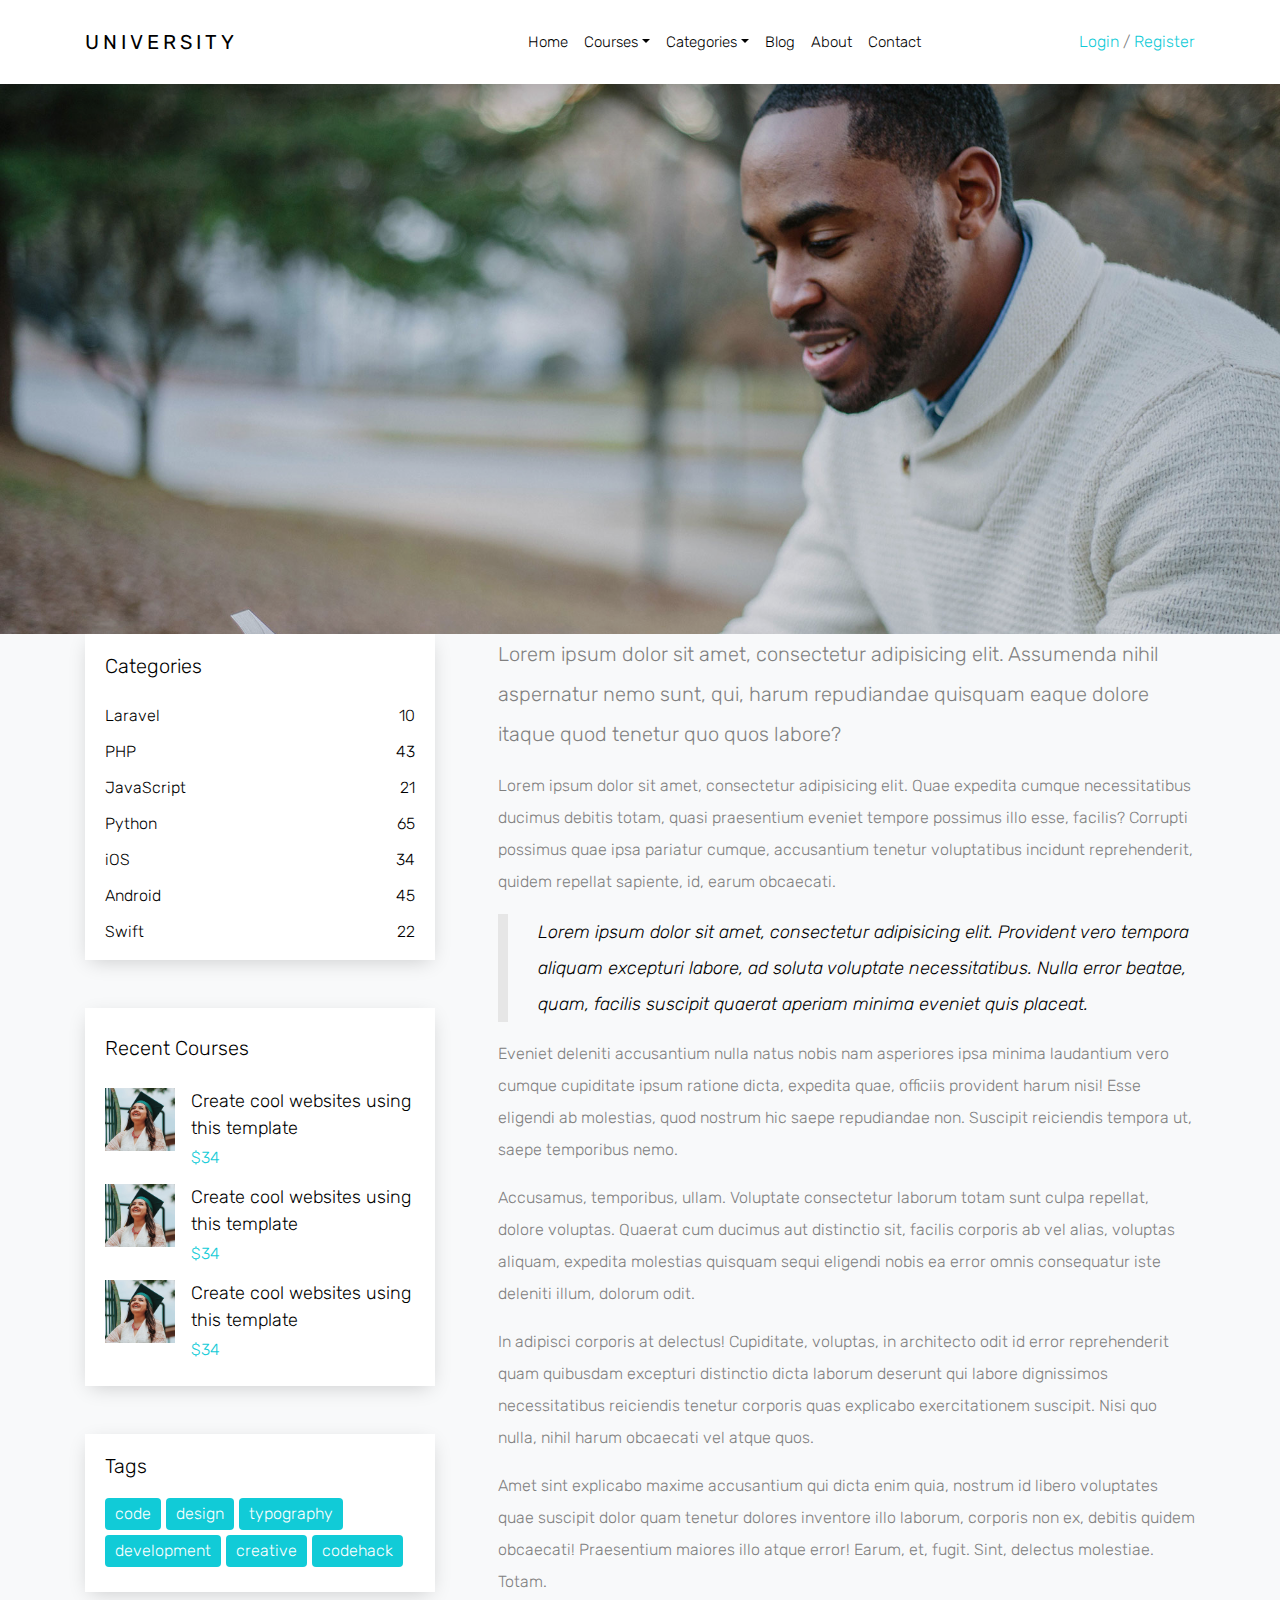
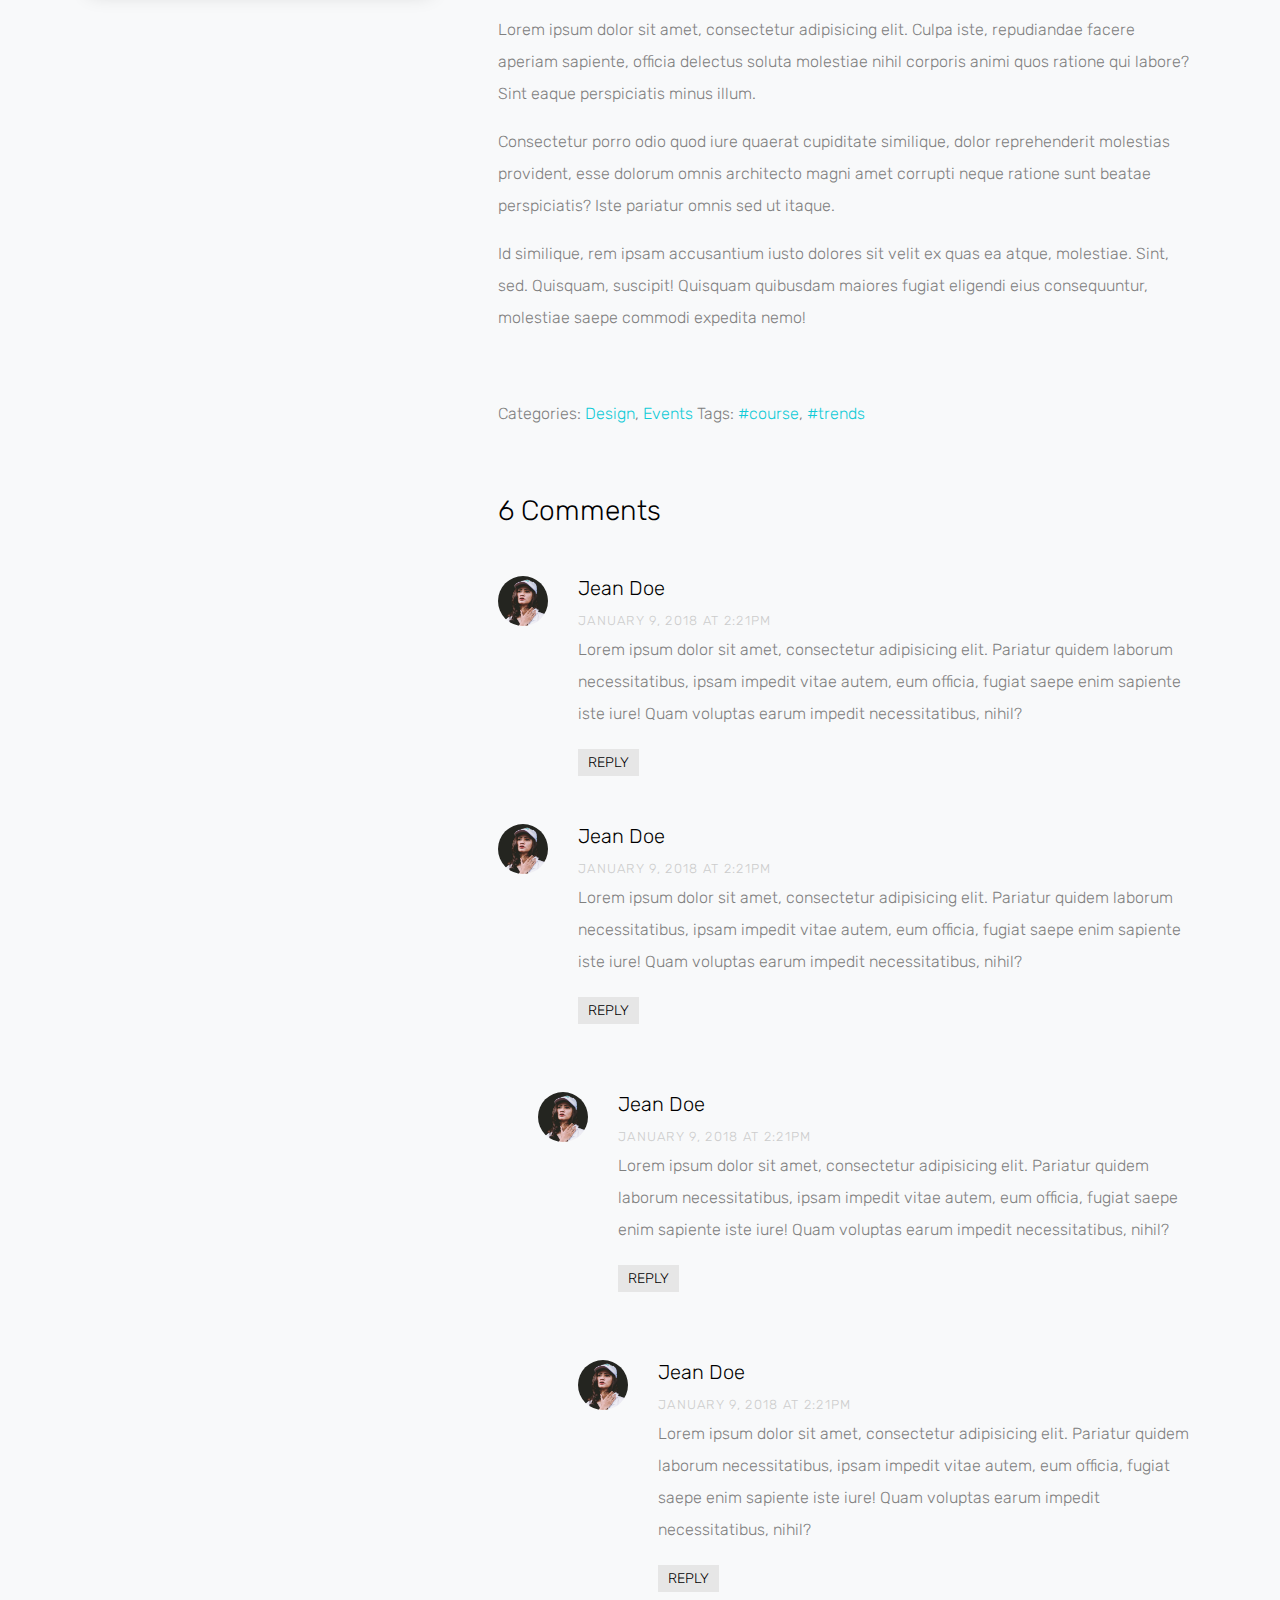
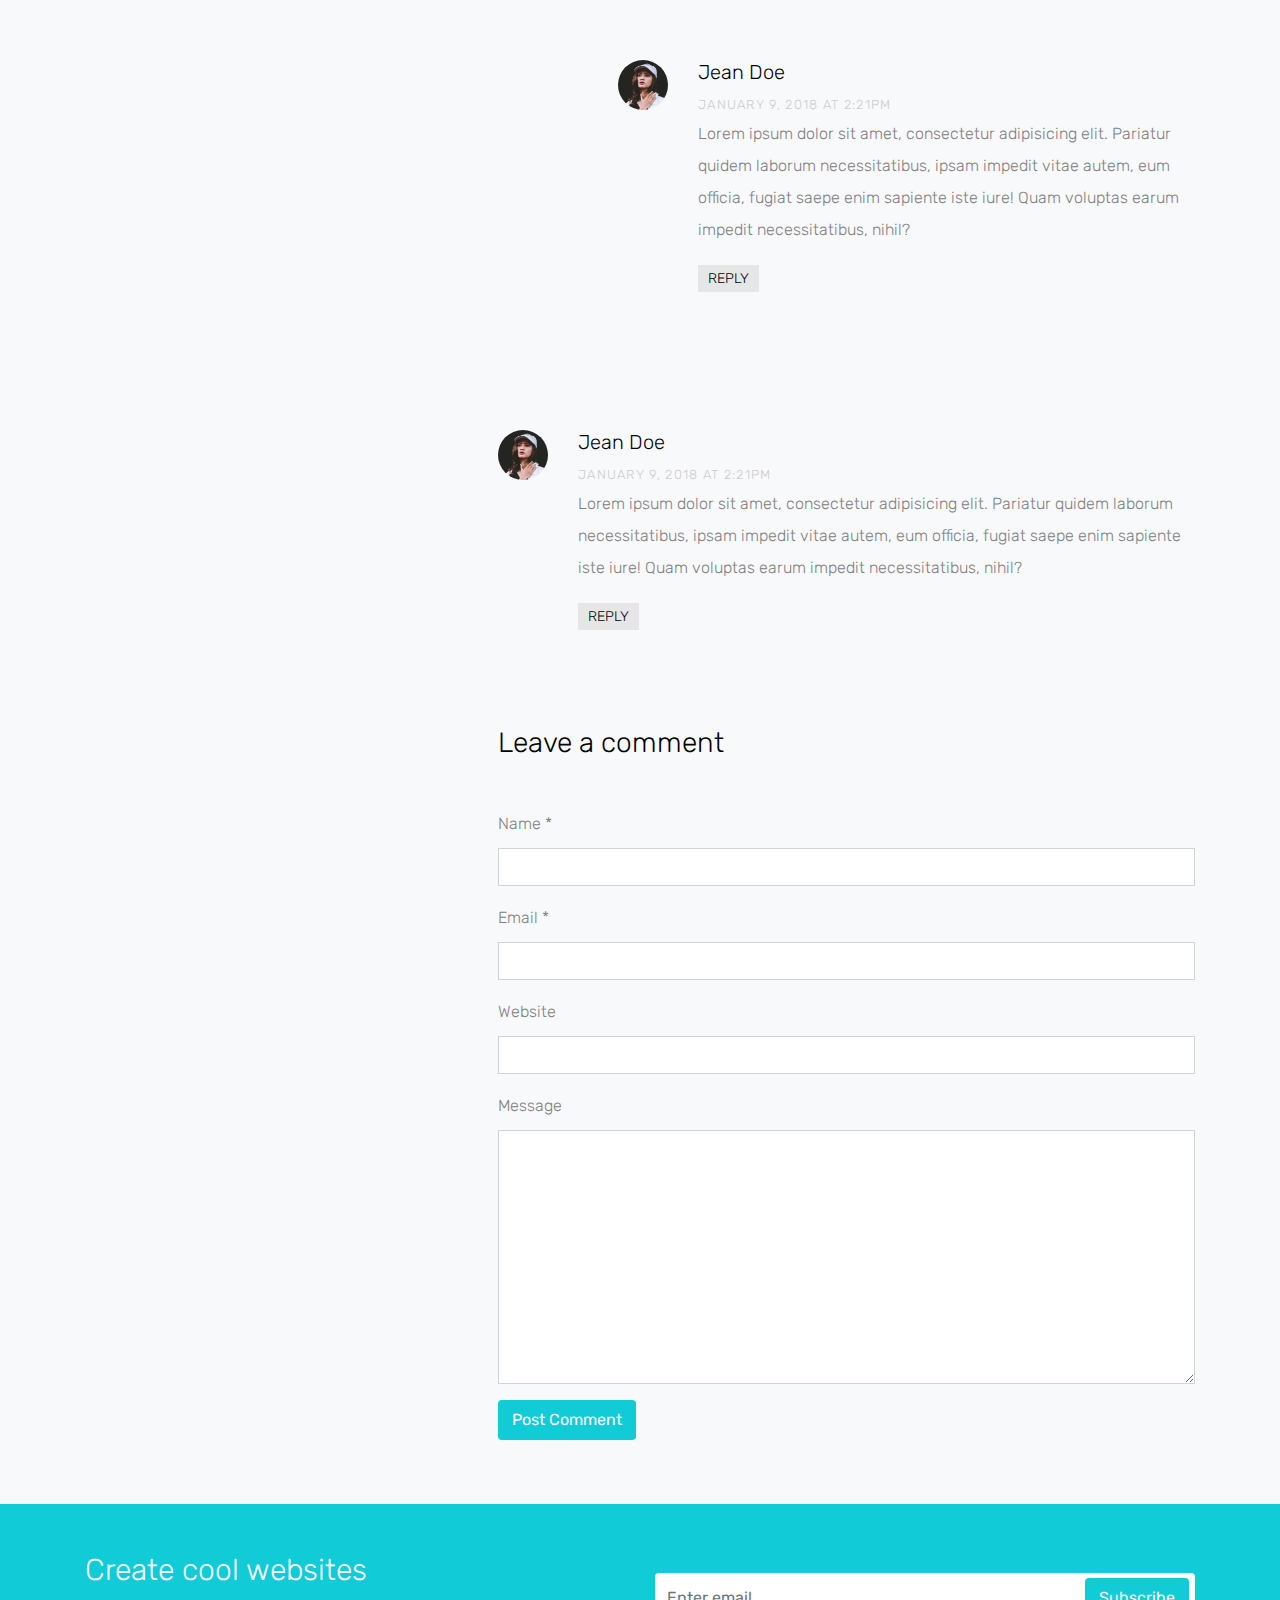
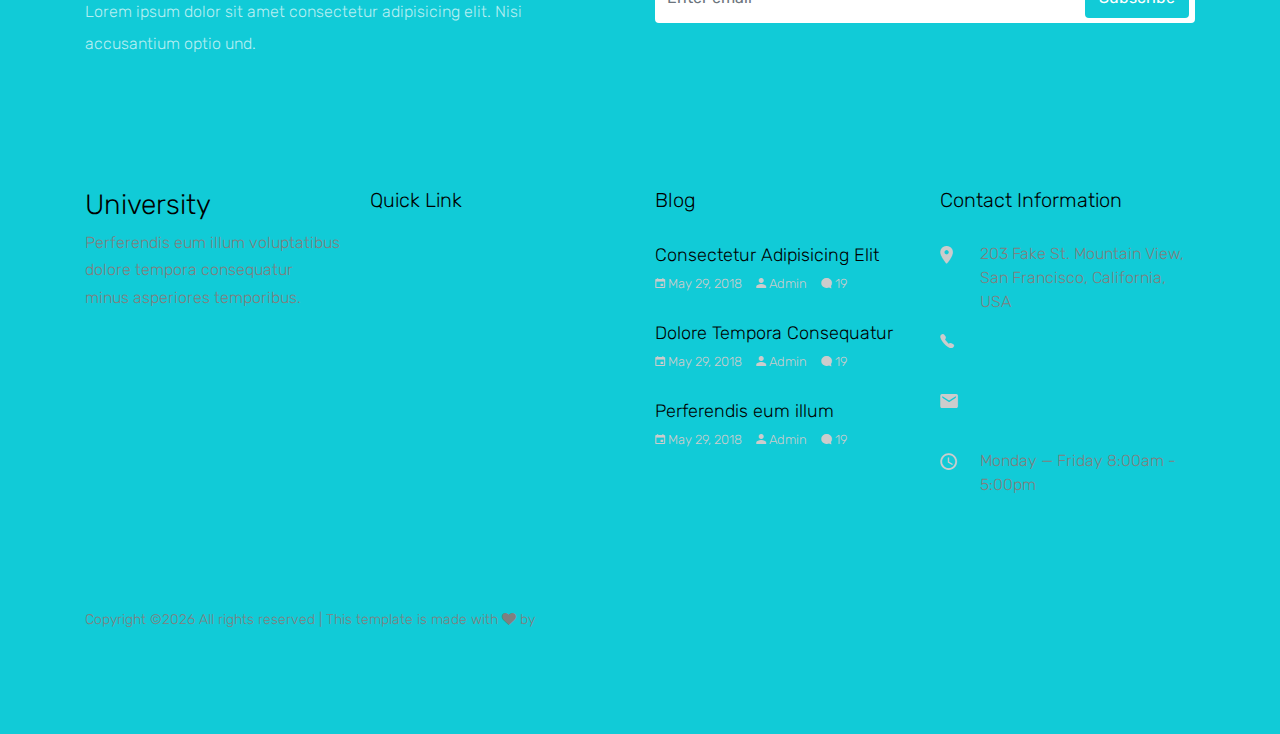
<file: blog-single.html>
<!doctype html>
<html lang="en">
  <head>
    <title>Free Education Template by Colorlib</title>
    <meta charset="utf-8">
    <meta name="viewport" content="width=device-width, initial-scale=1, shrink-to-fit=no">

    <link href="https://fonts.googleapis.com/css?family=Rubik:300,400,500" rel="stylesheet">

    <link rel="stylesheet" href="css/bootstrap.css">
    <link rel="stylesheet" href="css/animate.css">
    <link rel="stylesheet" href="css/owl.carousel.min.css">

    <link rel="stylesheet" href="fonts/ionicons/css/ionicons.min.css">
    <link rel="stylesheet" href="fonts/fontawesome/css/font-awesome.min.css">
    <link rel="stylesheet" href="fonts/flaticon/font/flaticon.css">

    <!-- Theme Style -->
    <link rel="stylesheet" href="css/style.css">
  </head>
  <body>
    
    <header role="banner">
     
      <nav class="navbar navbar-expand-lg navbar-light bg-light">
        <div class="container">
          <a class="navbar-brand absolute" href="index.html">University</a>
          <button class="navbar-toggler" type="button" data-toggle="collapse" data-target="#navbarsExample05" aria-controls="navbarsExample05" aria-expanded="false" aria-label="Toggle navigation">
            <span class="navbar-toggler-icon"></span>
          </button>

          <div class="collapse navbar-collapse navbar-light" id="navbarsExample05">
            <ul class="navbar-nav mx-auto">
              <li class="nav-item">
                <a class="nav-link active" href="index.html">Home</a>
              </li>
              <li class="nav-item dropdown">
                <a class="nav-link dropdown-toggle" href="courses.html" id="dropdown04" data-toggle="dropdown" aria-haspopup="true" aria-expanded="false">Courses</a>
                <div class="dropdown-menu" aria-labelledby="dropdown04">
                  <a class="dropdown-item" href="courses.html">HTML</a>
                  <a class="dropdown-item" href="courses.html">WordPress</a>
                  <a class="dropdown-item" href="courses.html">Laravel</a>
                  <a class="dropdown-item" href="courses.html">JavaScript</a>
                  <a class="dropdown-item" href="courses.html">Python</a>
                </div>

              </li>

              <li class="nav-item dropdown">
                <a class="nav-link dropdown-toggle" href="#" id="dropdown05" data-toggle="dropdown" aria-haspopup="true" aria-expanded="false">Categories</a>
                <div class="dropdown-menu" aria-labelledby="dropdown05">
                  <a class="dropdown-item" href="#">HTML</a>
                  <a class="dropdown-item" href="#">WordPress</a>
                  <a class="dropdown-item" href="#">Laravel</a>
                  <a class="dropdown-item" href="#">JavaScript</a>
                  <a class="dropdown-item" href="#">Python</a>
                </div>

              </li>
              <li class="nav-item">
                <a class="nav-link" href="blog.html">Blog</a>
              </li>
              <li class="nav-item">
                <a class="nav-link" href="about.html">About</a>
              </li>
              <li class="nav-item">
                <a class="nav-link" href="contact.html">Contact</a>
              </li>
            </ul>
            <ul class="navbar-nav absolute-right">
              <li>
                <a href="login.html">Login</a> / <a href="register.html">Register</a>
              </li>
            </ul>
            
          </div>
        </div>
      </nav>
    </header>
    <!-- END header -->

    <section class="site-hero site-sm-hero overlay" data-stellar-background-ratio="0.5" style="background-image: url(images/big_image_2.jpg);">
      <div class="container">
        <div class="row align-items-center justify-content-center site-hero-sm-inner">
          <div class="col-md-12 text-center">
  
            <div class="mb-5 element-animate">
              <h1 class="mb-2">Even the all-powerful Pointing has no control about the blind texts</h1>
              <p class="bcrumb">by <a href="#">Johan Charles</a> on <a href="#">January 20, 2018</a></p>
            </div>
            
          </div>
        </div>
      </div>
    </section>
    <!-- END section -->

    <div class="site-section bg-light">
      <div class="container">
        <div class="row">
          
          <div class="col-md-6 col-lg-8 order-md-2 pl-lg-5">
            <div class="row">
              <div class="col-md-12 col-lg-12 mb-5">

                  <p class="lead">Lorem ipsum dolor sit amet, consectetur adipisicing elit. Assumenda nihil aspernatur nemo sunt, qui, harum repudiandae quisquam eaque dolore itaque quod tenetur quo quos labore?</p>
                  <p>Lorem ipsum dolor sit amet, consectetur adipisicing elit. Quae expedita cumque necessitatibus ducimus debitis totam, quasi praesentium eveniet tempore possimus illo esse, facilis? Corrupti possimus quae ipsa pariatur cumque, accusantium tenetur voluptatibus incidunt reprehenderit, quidem repellat sapiente, id, earum obcaecati.</p>

                  <blockquote><p>Lorem ipsum dolor sit amet, consectetur adipisicing elit. Provident vero tempora aliquam excepturi labore, ad soluta voluptate necessitatibus. Nulla error beatae, quam, facilis suscipit quaerat aperiam minima eveniet quis placeat.</p></blockquote>

                  <p>Eveniet deleniti accusantium nulla natus nobis nam asperiores ipsa minima laudantium vero cumque cupiditate ipsum ratione dicta, expedita quae, officiis provident harum nisi! Esse eligendi ab molestias, quod nostrum hic saepe repudiandae non. Suscipit reiciendis tempora ut, saepe temporibus nemo.</p>
                  <p>Accusamus, temporibus, ullam. Voluptate consectetur laborum totam sunt culpa repellat, dolore voluptas. Quaerat cum ducimus aut distinctio sit, facilis corporis ab vel alias, voluptas aliquam, expedita molestias quisquam sequi eligendi nobis ea error omnis consequatur iste deleniti illum, dolorum odit.</p>
                  <p>In adipisci corporis at delectus! Cupiditate, voluptas, in architecto odit id error reprehenderit quam quibusdam excepturi distinctio dicta laborum deserunt qui labore dignissimos necessitatibus reiciendis tenetur corporis quas explicabo exercitationem suscipit. Nisi quo nulla, nihil harum obcaecati vel atque quos.</p>
                  <p>Amet sint explicabo maxime accusantium qui dicta enim quia, nostrum id libero voluptates quae suscipit dolor quam tenetur dolores inventore illo laborum, corporis non ex, debitis quidem obcaecati! Praesentium maiores illo atque error! Earum, et, fugit. Sint, delectus molestiae. Totam.</p>

                  <p>Lorem ipsum dolor sit amet, consectetur adipisicing elit. Culpa iste, repudiandae facere aperiam sapiente, officia delectus soluta molestiae nihil corporis animi quos ratione qui labore? Sint eaque perspiciatis minus illum.</p>
                  <p>Consectetur porro odio quod iure quaerat cupiditate similique, dolor reprehenderit molestias provident, esse dolorum omnis architecto magni amet corrupti neque ratione sunt beatae perspiciatis? Iste pariatur omnis sed ut itaque.</p>
                  <p>Id similique, rem ipsam accusantium iusto dolores sit velit ex quas ea atque, molestiae. Sint, sed. Quisquam, suscipit! Quisquam quibusdam maiores fugiat eligendi eius consequuntur, molestiae saepe commodi expedita nemo!</p>
                  <div class="pt-5">
                    <p>Categories:  <a href="#">Design</a>, <a href="#">Events</a>  Tags: <a href="#">#course</a>, <a href="#">#trends</a></p>
                  </div>


                  <div class="pt-5">
                    <h3 class="mb-5">6 Comments</h3>
                    <ul class="comment-list">
                      <li class="comment">
                        <div class="vcard bio">
                          <img src="images/person_1.jpg" alt="Image placeholder">
                        </div>
                        <div class="comment-body">
                          <h3>Jean Doe</h3>
                          <div class="meta">January 9, 2018 at 2:21pm</div>
                          <p>Lorem ipsum dolor sit amet, consectetur adipisicing elit. Pariatur quidem laborum necessitatibus, ipsam impedit vitae autem, eum officia, fugiat saepe enim sapiente iste iure! Quam voluptas earum impedit necessitatibus, nihil?</p>
                          <p><a href="#" class="reply">Reply</a></p>
                        </div>
                      </li>

                      <li class="comment">
                        <div class="vcard bio">
                          <img src="images/person_1.jpg" alt="Image placeholder">
                        </div>
                        <div class="comment-body">
                          <h3>Jean Doe</h3>
                          <div class="meta">January 9, 2018 at 2:21pm</div>
                          <p>Lorem ipsum dolor sit amet, consectetur adipisicing elit. Pariatur quidem laborum necessitatibus, ipsam impedit vitae autem, eum officia, fugiat saepe enim sapiente iste iure! Quam voluptas earum impedit necessitatibus, nihil?</p>
                          <p><a href="#" class="reply">Reply</a></p>
                        </div>

                        <ul class="children">
                          <li class="comment">
                            <div class="vcard bio">
                              <img src="images/person_1.jpg" alt="Image placeholder">
                            </div>
                            <div class="comment-body">
                              <h3>Jean Doe</h3>
                              <div class="meta">January 9, 2018 at 2:21pm</div>
                              <p>Lorem ipsum dolor sit amet, consectetur adipisicing elit. Pariatur quidem laborum necessitatibus, ipsam impedit vitae autem, eum officia, fugiat saepe enim sapiente iste iure! Quam voluptas earum impedit necessitatibus, nihil?</p>
                              <p><a href="#" class="reply">Reply</a></p>
                            </div>


                            <ul class="children">
                              <li class="comment">
                                <div class="vcard bio">
                                  <img src="images/person_1.jpg" alt="Image placeholder">
                                </div>
                                <div class="comment-body">
                                  <h3>Jean Doe</h3>
                                  <div class="meta">January 9, 2018 at 2:21pm</div>
                                  <p>Lorem ipsum dolor sit amet, consectetur adipisicing elit. Pariatur quidem laborum necessitatibus, ipsam impedit vitae autem, eum officia, fugiat saepe enim sapiente iste iure! Quam voluptas earum impedit necessitatibus, nihil?</p>
                                  <p><a href="#" class="reply">Reply</a></p>
                                </div>

                                  <ul class="children">
                                    <li class="comment">
                                      <div class="vcard bio">
                                        <img src="images/person_1.jpg" alt="Image placeholder">
                                      </div>
                                      <div class="comment-body">
                                        <h3>Jean Doe</h3>
                                        <div class="meta">January 9, 2018 at 2:21pm</div>
                                        <p>Lorem ipsum dolor sit amet, consectetur adipisicing elit. Pariatur quidem laborum necessitatibus, ipsam impedit vitae autem, eum officia, fugiat saepe enim sapiente iste iure! Quam voluptas earum impedit necessitatibus, nihil?</p>
                                        <p><a href="#" class="reply">Reply</a></p>
                                      </div>
                                    </li>
                                  </ul>
                              </li>
                            </ul>
                          </li>
                        </ul>
                      </li>

                      <li class="comment">
                        <div class="vcard bio">
                          <img src="images/person_1.jpg" alt="Image placeholder">
                        </div>
                        <div class="comment-body">
                          <h3>Jean Doe</h3>
                          <div class="meta">January 9, 2018 at 2:21pm</div>
                          <p>Lorem ipsum dolor sit amet, consectetur adipisicing elit. Pariatur quidem laborum necessitatibus, ipsam impedit vitae autem, eum officia, fugiat saepe enim sapiente iste iure! Quam voluptas earum impedit necessitatibus, nihil?</p>
                          <p><a href="#" class="reply">Reply</a></p>
                        </div>
                      </li>
                    </ul>
                    <!-- END comment-list -->
                    
                    <div class="comment-form-wrap pt-5">
                      <h3 class="mb-5">Leave a comment</h3>
                      <form action="#" class="bg-light">
                        <div class="form-group">
                          <label for="name">Name *</label>
                          <input type="text" class="form-control" id="name">
                        </div>
                        <div class="form-group">
                          <label for="email">Email *</label>
                          <input type="email" class="form-control" id="email">
                        </div>
                        <div class="form-group">
                          <label for="website">Website</label>
                          <input type="url" class="form-control" id="website">
                        </div>

                        <div class="form-group">
                          <label for="message">Message</label>
                          <textarea name="" id="message" cols="30" rows="10" class="form-control"></textarea>
                        </div>
                        <div class="form-group">
                          <input type="submit" value="Post Comment" class="btn btn-primary">
                        </div>

                      </form>
                    </div>
                  </div>

              </div>
            </div>

            
          </div>
          <!-- END content -->
          <div class="col-md-6 col-lg-4 order-md-1">

            <div class="block-24 mb-5">
              <h3 class="heading">Categories</h3>
              <ul>
                <li><a href="#">Laravel <span>10</span></a></li>
                <li><a href="#">PHP <span>43</span></a></li>
                <li><a href="#">JavaScript <span>21</span></a></li>
                <li><a href="#">Python <span>65</span></a></li>
                <li><a href="#">iOS <span>34</span></a></li>
                <li><a href="#">Android <span>45</span></a></li>
                <li><a href="#">Swift <span>22</span></a></li>
              </ul>
            </div>

            <div class="block-25 mb-5">
              <div class="heading">Recent Courses</div>
              <ul>
                <li>
                  <a href="#" class="d-flex">
                    <figure class="image mr-3">
                      <img src="images/img_2_b.jpg" alt="" class="img-fluid">
                    </figure>
                    <div class="text">
                      <h3 class="heading">Create cool websites using this template</h3>
                      <span class="meta">$34</span>
                    </div>
                  </a>
                </li>
                <li>
                  <a href="#" class="d-flex">
                    <figure class="image mr-3">
                      <img src="images/img_2_b.jpg" alt="" class="img-fluid">
                    </figure>
                    <div class="text">
                      <h3 class="heading">Create cool websites using this template</h3>
                      <span class="meta">$34</span>
                    </div>
                  </a>
                </li>
                <li>
                  <a href="#" class="d-flex">
                    <figure class="image mr-3">
                      <img src="images/img_2_b.jpg" alt="" class="img-fluid">
                    </figure>
                    <div class="text">
                      <h3 class="heading">Create cool websites using this template</h3>
                      <span class="meta">$34</span>
                    </div>
                  </a>
                </li>
              </ul>
            </div>

            <div class="block-26">
              <h3 class="heading">Tags</h3>
              <ul>
                <li><a href="#">code</a></li>
                <li><a href="#">design</a></li>
                <li><a href="#">typography</a></li>
                <li><a href="#">development</a></li>
                <li><a href="#">creative</a></li>
                <li><a href="#">codehack</a></li>
              </ul>
            </div>


          </div>
          <!-- END Sidebar -->
        </div>
      </div>
    </div>

    
    
    <div class="py-5 block-22">
      <div class="container">
        <div class="row align-items-center">
          <div class="col-md-6 mb-4 mb-md-0 pr-md-5">
            <h2 class="heading">Create cool websites</h2>
            <p>Lorem ipsum dolor sit amet consectetur adipisicing elit. Nisi accusantium optio und.</p>
          </div>
          <div class="col-md-6">
            <form action="#" class="subscribe">
              <div class="form-group">
                <input type="email" class="form-control email" placeholder="Enter email">
                <input type="submit" class="btn btn-primary submit" value="Subscribe">
              </div>
            </form>
          </div>
        </div>
      </div>
    </div>
  
    <footer class="site-footer">
      <div class="container">
        <div class="row mb-5">
          <div class="col-md-6 col-lg-3 mb-5 mb-lg-0">
            <h3>University</h3>
            <p>Perferendis eum illum voluptatibus dolore tempora consequatur minus asperiores temporibus.</p>
          </div>
          <div class="col-md-6 col-lg-3 mb-5 mb-lg-0">
            <h3 class="heading">Quick Link</h3>
            <div class="row">
              <div class="col-md-6">
                <ul class="list-unstyled">
                  <li><a href="#">Home</a></li>
                  <li><a href="#">About Us</a></li>
                  <li><a href="#">Courses</a></li>
                  <li><a href="#">Pages</a></li>
                </ul>
              </div>
              <div class="col-md-6">
                <ul class="list-unstyled">
                  <li><a href="#">News</a></li>
                  <li><a href="#">Support</a></li>
                  <li><a href="#">Contact</a></li>
                  <li><a href="#">Privacy</a></li>
                </ul>
              </div>
            </div>
          </div>
          <div class="col-md-6 col-lg-3 mb-5 mb-lg-0">
            <h3 class="heading">Blog</h3>
            <div class="block-21 d-flex mb-4">
              <div class="text">
                <h3 class="heading mb-0"><a href="#">Consectetur Adipisicing Elit</a></h3>
                <div class="meta">
                  <div><a href="#"><span class="ion-android-calendar"></span> May 29, 2018</a></div>
                  <div><a href="#"><span class="ion-android-person"></span> Admin</a></div>
                  <div><a href="#"><span class="ion-chatbubble"></span> 19</a></div>
                </div>
              </div>
            </div>  
            <div class="block-21 d-flex mb-4">
              <div class="text">
                <h3 class="heading mb-0"><a href="#">Dolore Tempora Consequatur</a></h3>
                <div class="meta">
                  <div><a href="#"><span class="ion-android-calendar"></span> May 29, 2018</a></div>
                  <div><a href="#"><span class="ion-android-person"></span> Admin</a></div>
                  <div><a href="#"><span class="ion-chatbubble"></span> 19</a></div>
                </div>
              </div>
            </div>  
            <div class="block-21 d-flex mb-4">
              <div class="text">
                <h3 class="heading mb-0"><a href="#">Perferendis eum illum</a></h3>
                <div class="meta">
                  <div><a href="#"><span class="ion-android-calendar"></span> May 29, 2018</a></div>
                  <div><a href="#"><span class="ion-android-person"></span> Admin</a></div>
                  <div><a href="#"><span class="ion-chatbubble"></span> 19</a></div>
                </div>
              </div>
            </div>  
          </div>
          <div class="col-md-6 col-lg-3 mb-5 mb-lg-0">
            <h3 class="heading">Contact Information</h3>
            <div class="block-23">
              <ul>
                <li><span class="icon ion-android-pin"></span><span class="text">203 Fake St. Mountain View, San Francisco, California, USA</span></li>
                <li><a href="#"><span class="icon ion-ios-telephone"></span><span class="text">+2 392 3929 210</span></a></li>
                <li><a href="#"><span class="icon ion-android-mail"></span><span class="text">info@yourdomain.com</span></a></li>
                <li><span class="icon ion-android-time"></span><span class="text">Monday &mdash; Friday 8:00am - 5:00pm</span></li>
              </ul>
            </div>
          </div>
        </div>
        <div class="row pt-5">
          <div class="col-md-12 text-center copyright">
            
            <p class="float-md-left"><!-- Link back to Colorlib can't be removed. Template is licensed under CC BY 3.0. -->
Copyright &copy;<script>document.write(new Date().getFullYear());</script> All rights reserved | This template is made with <i class="fa fa-heart" aria-hidden="true"></i> by <a href="https://colorlib.com" target="_blank" class="text-primary">Colorlib</a>
<!-- Link back to Colorlib can't be removed. Template is licensed under CC BY 3.0. --></p>
            <p class="float-md-right">
              <a href="#" class="fa fa-facebook p-2"></a>
              <a href="#" class="fa fa-twitter p-2"></a>
              <a href="#" class="fa fa-linkedin p-2"></a>
              <a href="#" class="fa fa-instagram p-2"></a>

            </p>
          </div>
        </div>
      </div>
    </footer>
    <!-- END footer -->
    
    <!-- loader -->
    <div id="loader" class="show fullscreen"><svg class="circular" width="48px" height="48px"><circle class="path-bg" cx="24" cy="24" r="22" fill="none" stroke-width="4" stroke="#eeeeee"/><circle class="path" cx="24" cy="24" r="22" fill="none" stroke-width="4" stroke-miterlimit="10" stroke="#f4b214"/></svg></div>

    <script src="js/jquery-3.2.1.min.js"></script>
    <script src="js/jquery-migrate-3.0.0.js"></script>
    <script src="js/popper.min.js"></script>
    <script src="js/bootstrap.min.js"></script>
    <script src="js/owl.carousel.min.js"></script>
    <script src="js/jquery.waypoints.min.js"></script>
    <script src="js/jquery.stellar.min.js"></script>
    <script src="js/jquery.animateNumber.min.js"></script>

    <script src="js/main.js"></script>
  </body>
</html>
</file>
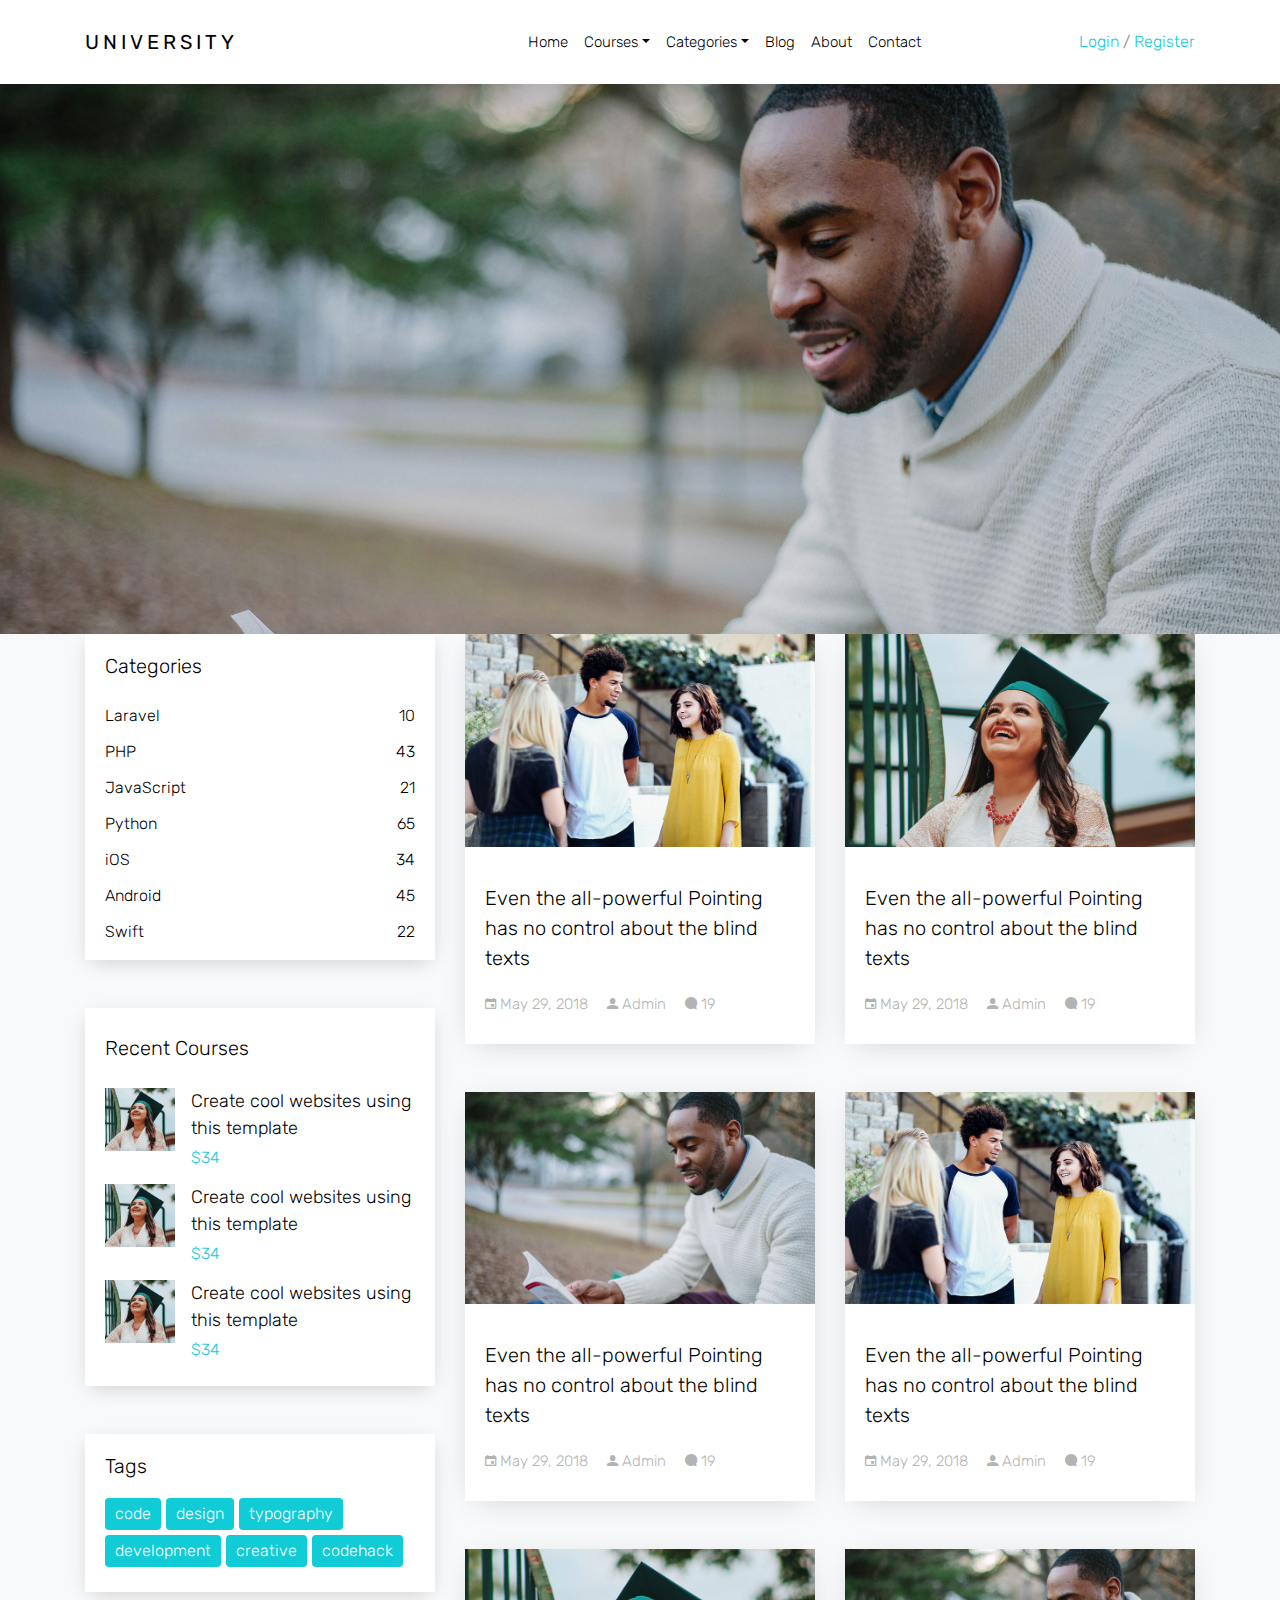
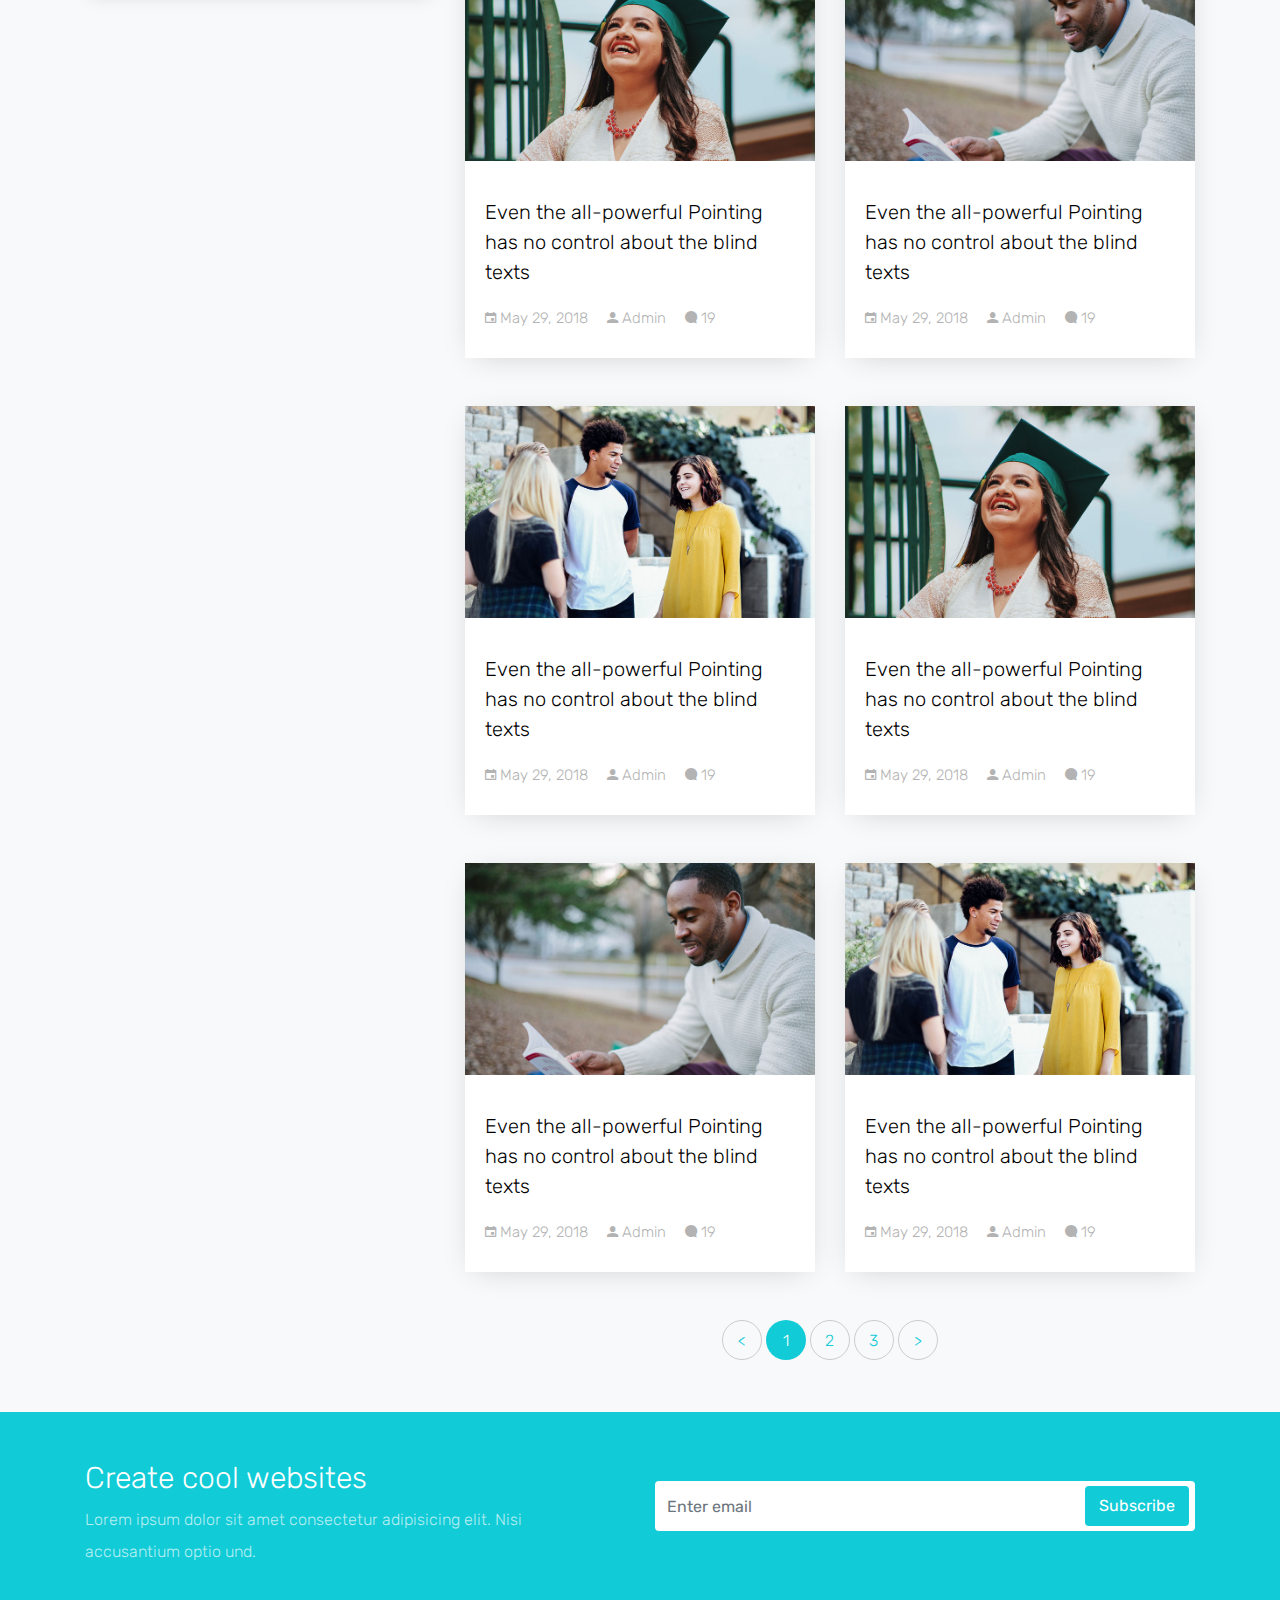
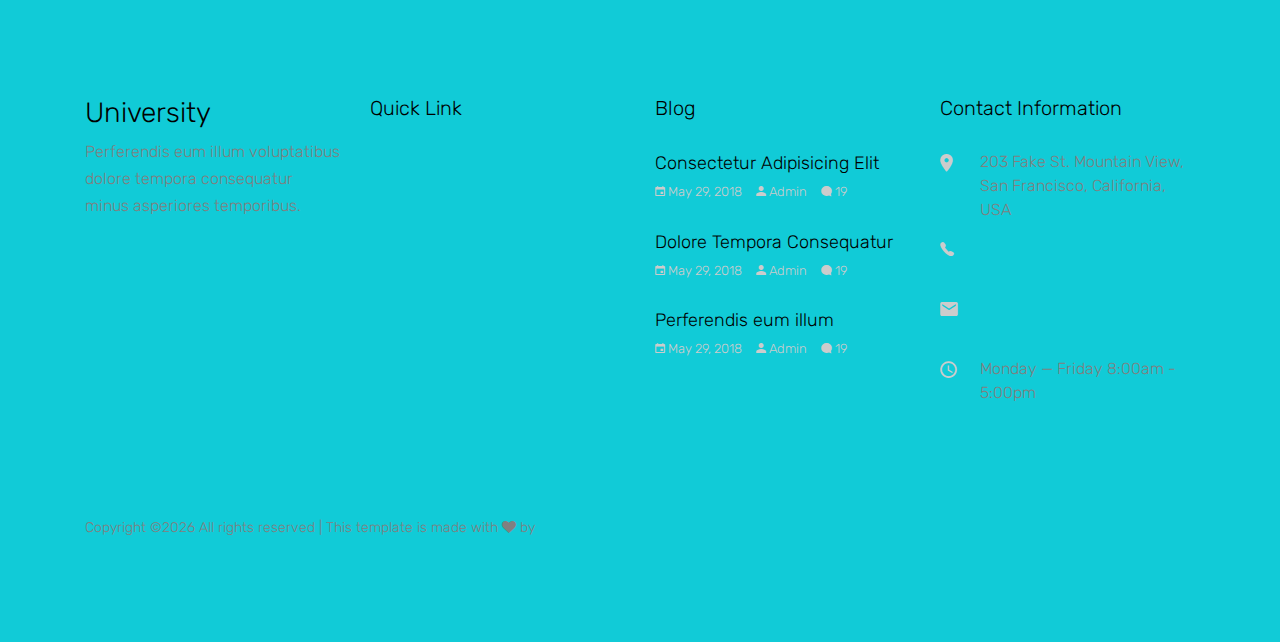
<file: blog.html>
<!doctype html>
<html lang="en">
  <head>
    <title>Free Education Template by Colorlib</title>
    <meta charset="utf-8">
    <meta name="viewport" content="width=device-width, initial-scale=1, shrink-to-fit=no">

    <link href="https://fonts.googleapis.com/css?family=Rubik:300,400,500" rel="stylesheet">

    <link rel="stylesheet" href="css/bootstrap.css">
    <link rel="stylesheet" href="css/animate.css">
    <link rel="stylesheet" href="css/owl.carousel.min.css">

    <link rel="stylesheet" href="fonts/ionicons/css/ionicons.min.css">
    <link rel="stylesheet" href="fonts/fontawesome/css/font-awesome.min.css">
    <link rel="stylesheet" href="fonts/flaticon/font/flaticon.css">

    <!-- Theme Style -->
    <link rel="stylesheet" href="css/style.css">
  </head>
  <body>
    
    <header role="banner">
     
      <nav class="navbar navbar-expand-lg navbar-light bg-light">
        <div class="container">
          <a class="navbar-brand absolute" href="index.html">University</a>
          <button class="navbar-toggler" type="button" data-toggle="collapse" data-target="#navbarsExample05" aria-controls="navbarsExample05" aria-expanded="false" aria-label="Toggle navigation">
            <span class="navbar-toggler-icon"></span>
          </button>

          <div class="collapse navbar-collapse navbar-light" id="navbarsExample05">
            <ul class="navbar-nav mx-auto">
              <li class="nav-item">
                <a class="nav-link active" href="index.html">Home</a>
              </li>
              <li class="nav-item dropdown">
                <a class="nav-link dropdown-toggle" href="courses.html" id="dropdown04" data-toggle="dropdown" aria-haspopup="true" aria-expanded="false">Courses</a>
                <div class="dropdown-menu" aria-labelledby="dropdown04">
                  <a class="dropdown-item" href="courses.html">HTML</a>
                  <a class="dropdown-item" href="courses.html">WordPress</a>
                  <a class="dropdown-item" href="courses.html">Laravel</a>
                  <a class="dropdown-item" href="courses.html">JavaScript</a>
                  <a class="dropdown-item" href="courses.html">Python</a>
                </div>

              </li>

              <li class="nav-item dropdown">
                <a class="nav-link dropdown-toggle" href="#" id="dropdown05" data-toggle="dropdown" aria-haspopup="true" aria-expanded="false">Categories</a>
                <div class="dropdown-menu" aria-labelledby="dropdown05">
                  <a class="dropdown-item" href="#">HTML</a>
                  <a class="dropdown-item" href="#">WordPress</a>
                  <a class="dropdown-item" href="#">Laravel</a>
                  <a class="dropdown-item" href="#">JavaScript</a>
                  <a class="dropdown-item" href="#">Python</a>
                </div>

              </li>
              <li class="nav-item">
                <a class="nav-link" href="blog.html">Blog</a>
              </li>
              <li class="nav-item">
                <a class="nav-link" href="about.html">About</a>
              </li>
              <li class="nav-item">
                <a class="nav-link" href="contact.html">Contact</a>
              </li>
            </ul>
            <ul class="navbar-nav absolute-right">
              <li>
                <a href="login.html">Login</a> / <a href="register.html">Register</a>
              </li>
            </ul>
            
          </div>
        </div>
      </nav>
    </header>
    <!-- END header -->

    <section class="site-hero site-sm-hero overlay" data-stellar-background-ratio="0.5" style="background-image: url(images/big_image_2.jpg);">
      <div class="container">
        <div class="row align-items-center justify-content-center site-hero-sm-inner">
          <div class="col-md-7 text-center">
  
            <div class="mb-5 element-animate">
              <h1 class="mb-2">Our Blog</h1>
              <p class="bcrumb"><a href="index.html">Home</a> <span class="sep ion-android-arrow-dropright px-2"></span>  <span class="current">Blog</span></p>
            </div>
            
          </div>
        </div>
      </div>
    </section>
    <!-- END section -->

    <div class="site-section bg-light">
      <div class="container">
        <div class="row">
          
          <div class="col-md-6 col-lg-8 order-md-2">
            <div class="row">
              <div class="col-md-12 col-lg-6 mb-5">
                <div class="block-20 ">
                  <figure>
                    <a href="blog-single.html"><img src="images/img_1.jpg" alt="" class="img-fluid"></a>
                  </figure>
                  <div class="text">
                    <h3 class="heading"><a href="#">Even the all-powerful Pointing has no control about the blind texts</a></h3>
                    <div class="meta">
                      <div><a href="#"><span class="ion-android-calendar"></span> May 29, 2018</a></div>
                      <div><a href="#"><span class="ion-android-person"></span> Admin</a></div>
                      <div><a href="#"><span class="ion-chatbubble"></span> 19</a></div>
                    </div>
                  </div>
                </div>
              </div>

              <div class="col-md-12 col-lg-6 mb-5">
                <div class="block-20 ">
                  <figure>
                    <a href="blog-single.html"><img src="images/img_2.jpg" alt="" class="img-fluid"></a>
                  </figure>
                  <div class="text">
                    <h3 class="heading"><a href="#">Even the all-powerful Pointing has no control about the blind texts</a></h3>
                    <div class="meta">
                      <div><a href="#"><span class="ion-android-calendar"></span> May 29, 2018</a></div>
                      <div><a href="#"><span class="ion-android-person"></span> Admin</a></div>
                      <div><a href="#"><span class="ion-chatbubble"></span> 19</a></div>
                    </div>
                  </div>
                </div>
              </div>

              <div class="col-md-12 col-lg-6 mb-5">
                <div class="block-20 ">
                  <figure>
                    <a href="blog-single.html"><img src="images/img_3.jpg" alt="" class="img-fluid"></a>
                  </figure>
                  <div class="text">
                    <h3 class="heading"><a href="#">Even the all-powerful Pointing has no control about the blind texts</a></h3>
                    <div class="meta">
                      <div><a href="#"><span class="ion-android-calendar"></span> May 29, 2018</a></div>
                      <div><a href="#"><span class="ion-android-person"></span> Admin</a></div>
                      <div><a href="#"><span class="ion-chatbubble"></span> 19</a></div>
                    </div>
                  </div>
                </div>
              </div>

              <div class="col-md-12 col-lg-6 mb-5">
                <div class="block-20 ">
                  <figure>
                    <a href="blog-single.html"><img src="images/img_1.jpg" alt="" class="img-fluid"></a>
                  </figure>
                  <div class="text">
                    <h3 class="heading"><a href="#">Even the all-powerful Pointing has no control about the blind texts</a></h3>
                    <div class="meta">
                      <div><a href="#"><span class="ion-android-calendar"></span> May 29, 2018</a></div>
                      <div><a href="#"><span class="ion-android-person"></span> Admin</a></div>
                      <div><a href="#"><span class="ion-chatbubble"></span> 19</a></div>
                    </div>
                  </div>
                </div>
              </div>

              <div class="col-md-12 col-lg-6 mb-5">
                <div class="block-20 ">
                  <figure>
                    <a href="blog-single.html"><img src="images/img_2.jpg" alt="" class="img-fluid"></a>
                  </figure>
                  <div class="text">
                    <h3 class="heading"><a href="#">Even the all-powerful Pointing has no control about the blind texts</a></h3>
                    <div class="meta">
                      <div><a href="#"><span class="ion-android-calendar"></span> May 29, 2018</a></div>
                      <div><a href="#"><span class="ion-android-person"></span> Admin</a></div>
                      <div><a href="#"><span class="ion-chatbubble"></span> 19</a></div>
                    </div>
                  </div>
                </div>
              </div>

              <div class="col-md-12 col-lg-6 mb-5">
                <div class="block-20 ">
                  <figure>
                    <a href="blog-single.html"><img src="images/img_3.jpg" alt="" class="img-fluid"></a>
                  </figure>
                  <div class="text">
                    <h3 class="heading"><a href="#">Even the all-powerful Pointing has no control about the blind texts</a></h3>
                    <div class="meta">
                      <div><a href="#"><span class="ion-android-calendar"></span> May 29, 2018</a></div>
                      <div><a href="#"><span class="ion-android-person"></span> Admin</a></div>
                      <div><a href="#"><span class="ion-chatbubble"></span> 19</a></div>
                    </div>
                  </div>
                </div>
              </div>

              <div class="col-md-12 col-lg-6 mb-5">
                <div class="block-20 ">
                  <figure>
                    <a href="blog-single.html"><img src="images/img_1.jpg" alt="" class="img-fluid"></a>
                  </figure>
                  <div class="text">
                    <h3 class="heading"><a href="#">Even the all-powerful Pointing has no control about the blind texts</a></h3>
                    <div class="meta">
                      <div><a href="#"><span class="ion-android-calendar"></span> May 29, 2018</a></div>
                      <div><a href="#"><span class="ion-android-person"></span> Admin</a></div>
                      <div><a href="#"><span class="ion-chatbubble"></span> 19</a></div>
                    </div>
                  </div>
                </div>
              </div>

              <div class="col-md-12 col-lg-6 mb-5">
                <div class="block-20 ">
                  <figure>
                    <a href="blog-single.html"><img src="images/img_2.jpg" alt="" class="img-fluid"></a>
                  </figure>
                  <div class="text">
                    <h3 class="heading"><a href="#">Even the all-powerful Pointing has no control about the blind texts</a></h3>
                    <div class="meta">
                      <div><a href="#"><span class="ion-android-calendar"></span> May 29, 2018</a></div>
                      <div><a href="#"><span class="ion-android-person"></span> Admin</a></div>
                      <div><a href="#"><span class="ion-chatbubble"></span> 19</a></div>
                    </div>
                  </div>
                </div>
              </div>

              <div class="col-md-12 col-lg-6 mb-5">
                <div class="block-20 ">
                  <figure>
                    <a href="#"><img src="images/img_3.jpg" alt="" class="img-fluid"></a>
                  </figure>
                  <div class="text">
                    <h3 class="heading"><a href="#">Even the all-powerful Pointing has no control about the blind texts</a></h3>
                    <div class="meta">
                      <div><a href="#"><span class="ion-android-calendar"></span> May 29, 2018</a></div>
                      <div><a href="#"><span class="ion-android-person"></span> Admin</a></div>
                      <div><a href="#"><span class="ion-chatbubble"></span> 19</a></div>
                    </div>
                  </div>
                </div>
              </div>

              <div class="col-md-12 col-lg-6 mb-5">
                <div class="block-20 ">
                  <figure>
                    <a href="#"><img src="images/img_1.jpg" alt="" class="img-fluid"></a>
                  </figure>
                  <div class="text">
                    <h3 class="heading"><a href="#">Even the all-powerful Pointing has no control about the blind texts</a></h3>
                    <div class="meta">
                      <div><a href="#"><span class="ion-android-calendar"></span> May 29, 2018</a></div>
                      <div><a href="#"><span class="ion-android-person"></span> Admin</a></div>
                      <div><a href="#"><span class="ion-chatbubble"></span> 19</a></div>
                    </div>
                  </div>
                </div>
              </div>
            </div>

            <div class="row mb-5">
              <div class="col-md-12 text-center">
                <div class="block-27">
                  <ul>
                    <li><a href="#">&lt;</a></li>
                    <li class="active"><span>1</span></li>
                    <li><a href="#">2</a></li>
                    <li><a href="#">3</a></li>
                    <li><a href="#">&gt;</a></li>
                  </ul>
                </div>
              </div>
            </div>
          </div>
          <!-- END content -->
          <div class="col-md-6 col-lg-4 order-md-1">

            <div class="block-24 mb-5">
              <h3 class="heading">Categories</h3>
              <ul>
                <li><a href="#">Laravel <span>10</span></a></li>
                <li><a href="#">PHP <span>43</span></a></li>
                <li><a href="#">JavaScript <span>21</span></a></li>
                <li><a href="#">Python <span>65</span></a></li>
                <li><a href="#">iOS <span>34</span></a></li>
                <li><a href="#">Android <span>45</span></a></li>
                <li><a href="#">Swift <span>22</span></a></li>
              </ul>
            </div>

            <div class="block-25 mb-5">
              <div class="heading">Recent Courses</div>
              <ul>
                <li>
                  <a href="#" class="d-flex">
                    <figure class="image mr-3">
                      <img src="images/img_2_b.jpg" alt="" class="img-fluid">
                    </figure>
                    <div class="text">
                      <h3 class="heading">Create cool websites using this template</h3>
                      <span class="meta">$34</span>
                    </div>
                  </a>
                </li>
                <li>
                  <a href="#" class="d-flex">
                    <figure class="image mr-3">
                      <img src="images/img_2_b.jpg" alt="" class="img-fluid">
                    </figure>
                    <div class="text">
                      <h3 class="heading">Create cool websites using this template</h3>
                      <span class="meta">$34</span>
                    </div>
                  </a>
                </li>
                <li>
                  <a href="#" class="d-flex">
                    <figure class="image mr-3">
                      <img src="images/img_2_b.jpg" alt="" class="img-fluid">
                    </figure>
                    <div class="text">
                      <h3 class="heading">Create cool websites using this template</h3>
                      <span class="meta">$34</span>
                    </div>
                  </a>
                </li>
              </ul>
            </div>

            <div class="block-26">
              <h3 class="heading">Tags</h3>
              <ul>
                <li><a href="#">code</a></li>
                <li><a href="#">design</a></li>
                <li><a href="#">typography</a></li>
                <li><a href="#">development</a></li>
                <li><a href="#">creative</a></li>
                <li><a href="#">codehack</a></li>
              </ul>
            </div>


          </div>
          <!-- END Sidebar -->
        </div>
      </div>
    </div>

    
    
    <div class="py-5 block-22">
      <div class="container">
        <div class="row align-items-center">
          <div class="col-md-6 mb-4 mb-md-0 pr-md-5">
            <h2 class="heading">Create cool websites</h2>
            <p>Lorem ipsum dolor sit amet consectetur adipisicing elit. Nisi accusantium optio und.</p>
          </div>
          <div class="col-md-6">
            <form action="#" class="subscribe">
              <div class="form-group">
                <input type="email" class="form-control email" placeholder="Enter email">
                <input type="submit" class="btn btn-primary submit" value="Subscribe">
              </div>
            </form>
          </div>
        </div>
      </div>
    </div>
  
    <footer class="site-footer">
      <div class="container">
        <div class="row mb-5">
          <div class="col-md-6 col-lg-3 mb-5 mb-lg-0">
            <h3>University</h3>
            <p>Perferendis eum illum voluptatibus dolore tempora consequatur minus asperiores temporibus.</p>
          </div>
          <div class="col-md-6 col-lg-3 mb-5 mb-lg-0">
            <h3 class="heading">Quick Link</h3>
            <div class="row">
              <div class="col-md-6">
                <ul class="list-unstyled">
                  <li><a href="#">Home</a></li>
                  <li><a href="#">About Us</a></li>
                  <li><a href="#">Courses</a></li>
                  <li><a href="#">Pages</a></li>
                </ul>
              </div>
              <div class="col-md-6">
                <ul class="list-unstyled">
                  <li><a href="#">News</a></li>
                  <li><a href="#">Support</a></li>
                  <li><a href="#">Contact</a></li>
                  <li><a href="#">Privacy</a></li>
                </ul>
              </div>
            </div>
          </div>
          <div class="col-md-6 col-lg-3 mb-5 mb-lg-0">
            <h3 class="heading">Blog</h3>
            <div class="block-21 d-flex mb-4">
              <div class="text">
                <h3 class="heading mb-0"><a href="#">Consectetur Adipisicing Elit</a></h3>
                <div class="meta">
                  <div><a href="#"><span class="ion-android-calendar"></span> May 29, 2018</a></div>
                  <div><a href="#"><span class="ion-android-person"></span> Admin</a></div>
                  <div><a href="#"><span class="ion-chatbubble"></span> 19</a></div>
                </div>
              </div>
            </div>  
            <div class="block-21 d-flex mb-4">
              <div class="text">
                <h3 class="heading mb-0"><a href="#">Dolore Tempora Consequatur</a></h3>
                <div class="meta">
                  <div><a href="#"><span class="ion-android-calendar"></span> May 29, 2018</a></div>
                  <div><a href="#"><span class="ion-android-person"></span> Admin</a></div>
                  <div><a href="#"><span class="ion-chatbubble"></span> 19</a></div>
                </div>
              </div>
            </div>  
            <div class="block-21 d-flex mb-4">
              <div class="text">
                <h3 class="heading mb-0"><a href="#">Perferendis eum illum</a></h3>
                <div class="meta">
                  <div><a href="#"><span class="ion-android-calendar"></span> May 29, 2018</a></div>
                  <div><a href="#"><span class="ion-android-person"></span> Admin</a></div>
                  <div><a href="#"><span class="ion-chatbubble"></span> 19</a></div>
                </div>
              </div>
            </div>  
          </div>
          <div class="col-md-6 col-lg-3 mb-5 mb-lg-0">
            <h3 class="heading">Contact Information</h3>
            <div class="block-23">
              <ul>
                <li><span class="icon ion-android-pin"></span><span class="text">203 Fake St. Mountain View, San Francisco, California, USA</span></li>
                <li><a href="#"><span class="icon ion-ios-telephone"></span><span class="text">+2 392 3929 210</span></a></li>
                <li><a href="#"><span class="icon ion-android-mail"></span><span class="text">info@yourdomain.com</span></a></li>
                <li><span class="icon ion-android-time"></span><span class="text">Monday &mdash; Friday 8:00am - 5:00pm</span></li>
              </ul>
            </div>
          </div>
        </div>
        <div class="row pt-5">
          <div class="col-md-12 text-center copyright">
            
            <p class="float-md-left"><!-- Link back to Colorlib can't be removed. Template is licensed under CC BY 3.0. -->
Copyright &copy;<script>document.write(new Date().getFullYear());</script> All rights reserved | This template is made with <i class="fa fa-heart" aria-hidden="true"></i> by <a href="https://colorlib.com" target="_blank" class="text-primary">Colorlib</a>
<!-- Link back to Colorlib can't be removed. Template is licensed under CC BY 3.0. --></p>
            <p class="float-md-right">
              <a href="#" class="fa fa-facebook p-2"></a>
              <a href="#" class="fa fa-twitter p-2"></a>
              <a href="#" class="fa fa-linkedin p-2"></a>
              <a href="#" class="fa fa-instagram p-2"></a>

            </p>
          </div>
        </div>
      </div>
    </footer>
    <!-- END footer -->
    
    <!-- loader -->
    <div id="loader" class="show fullscreen"><svg class="circular" width="48px" height="48px"><circle class="path-bg" cx="24" cy="24" r="22" fill="none" stroke-width="4" stroke="#eeeeee"/><circle class="path" cx="24" cy="24" r="22" fill="none" stroke-width="4" stroke-miterlimit="10" stroke="#f4b214"/></svg></div>

    <script src="js/jquery-3.2.1.min.js"></script>
    <script src="js/jquery-migrate-3.0.0.js"></script>
    <script src="js/popper.min.js"></script>
    <script src="js/bootstrap.min.js"></script>
    <script src="js/owl.carousel.min.js"></script>
    <script src="js/jquery.waypoints.min.js"></script>
    <script src="js/jquery.stellar.min.js"></script>
    <script src="js/jquery.animateNumber.min.js"></script>

    <script src="js/main.js"></script>
  </body>
</html>
</file>
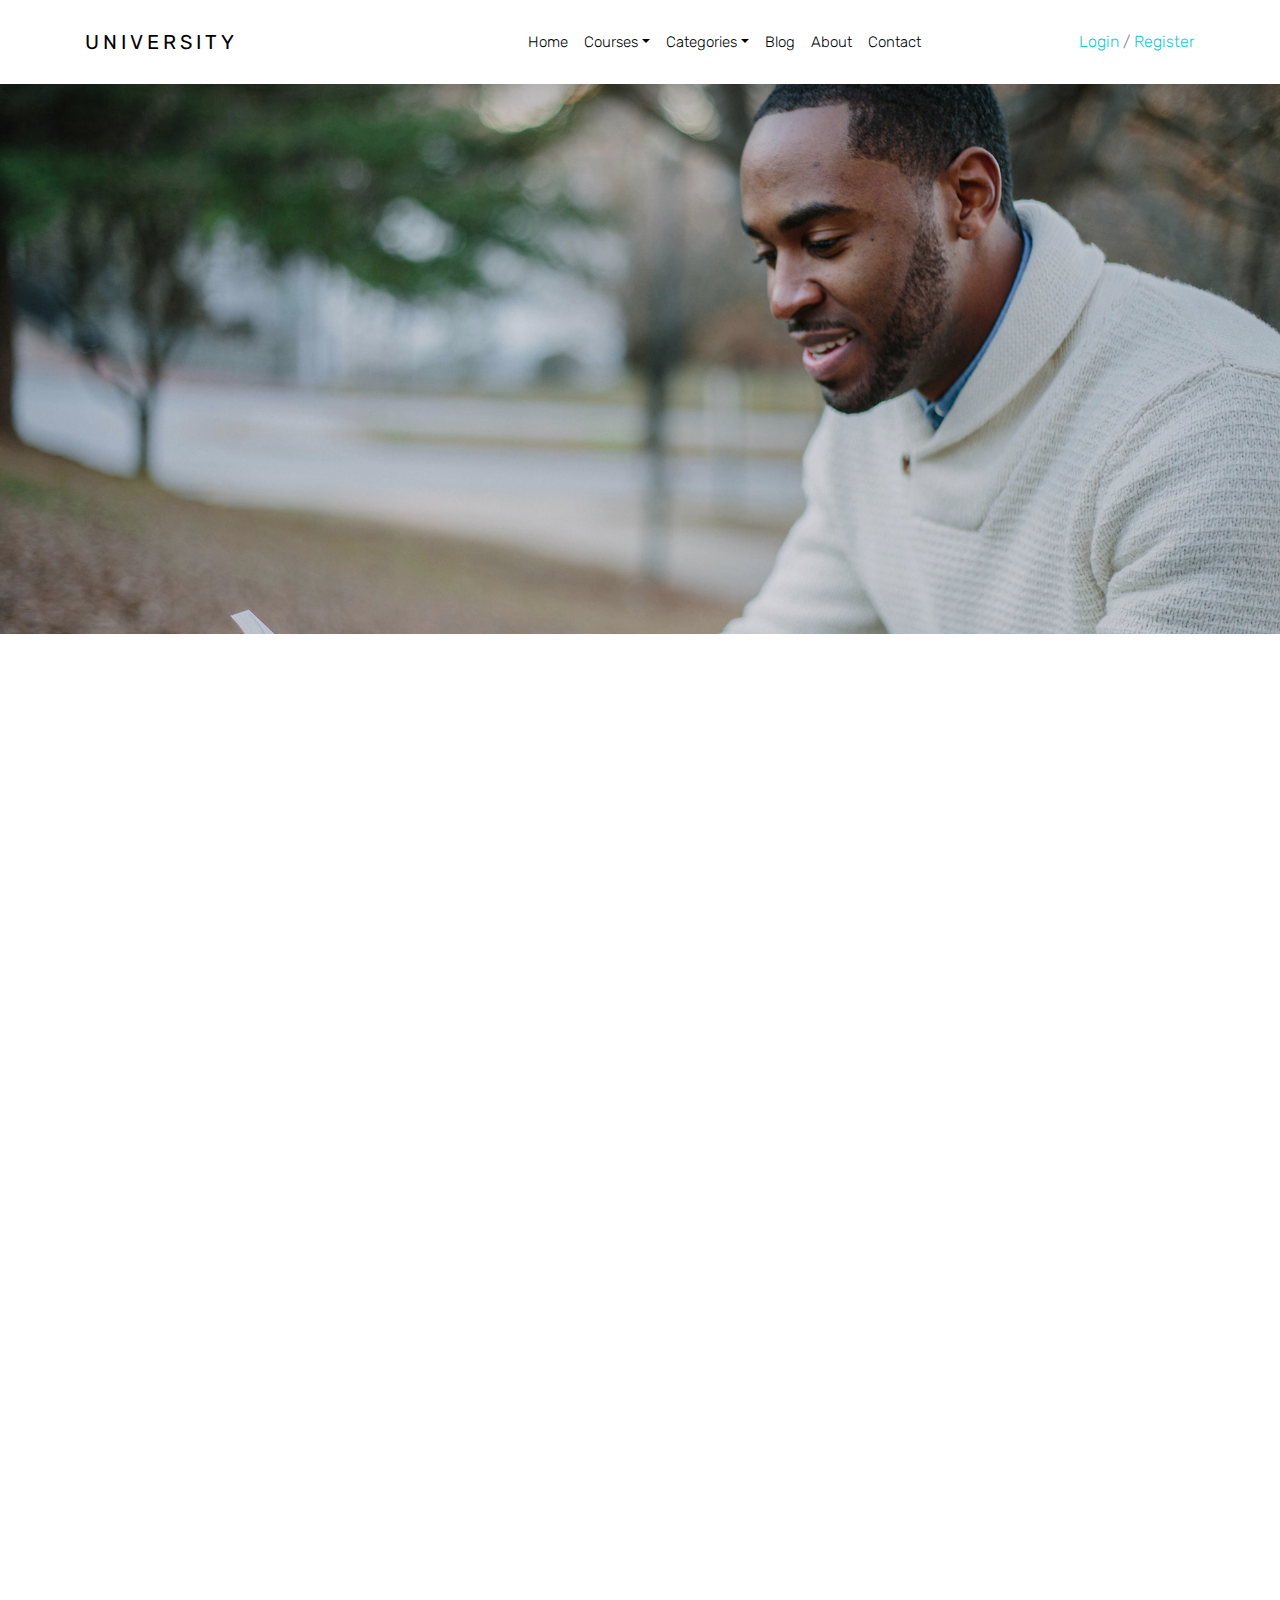
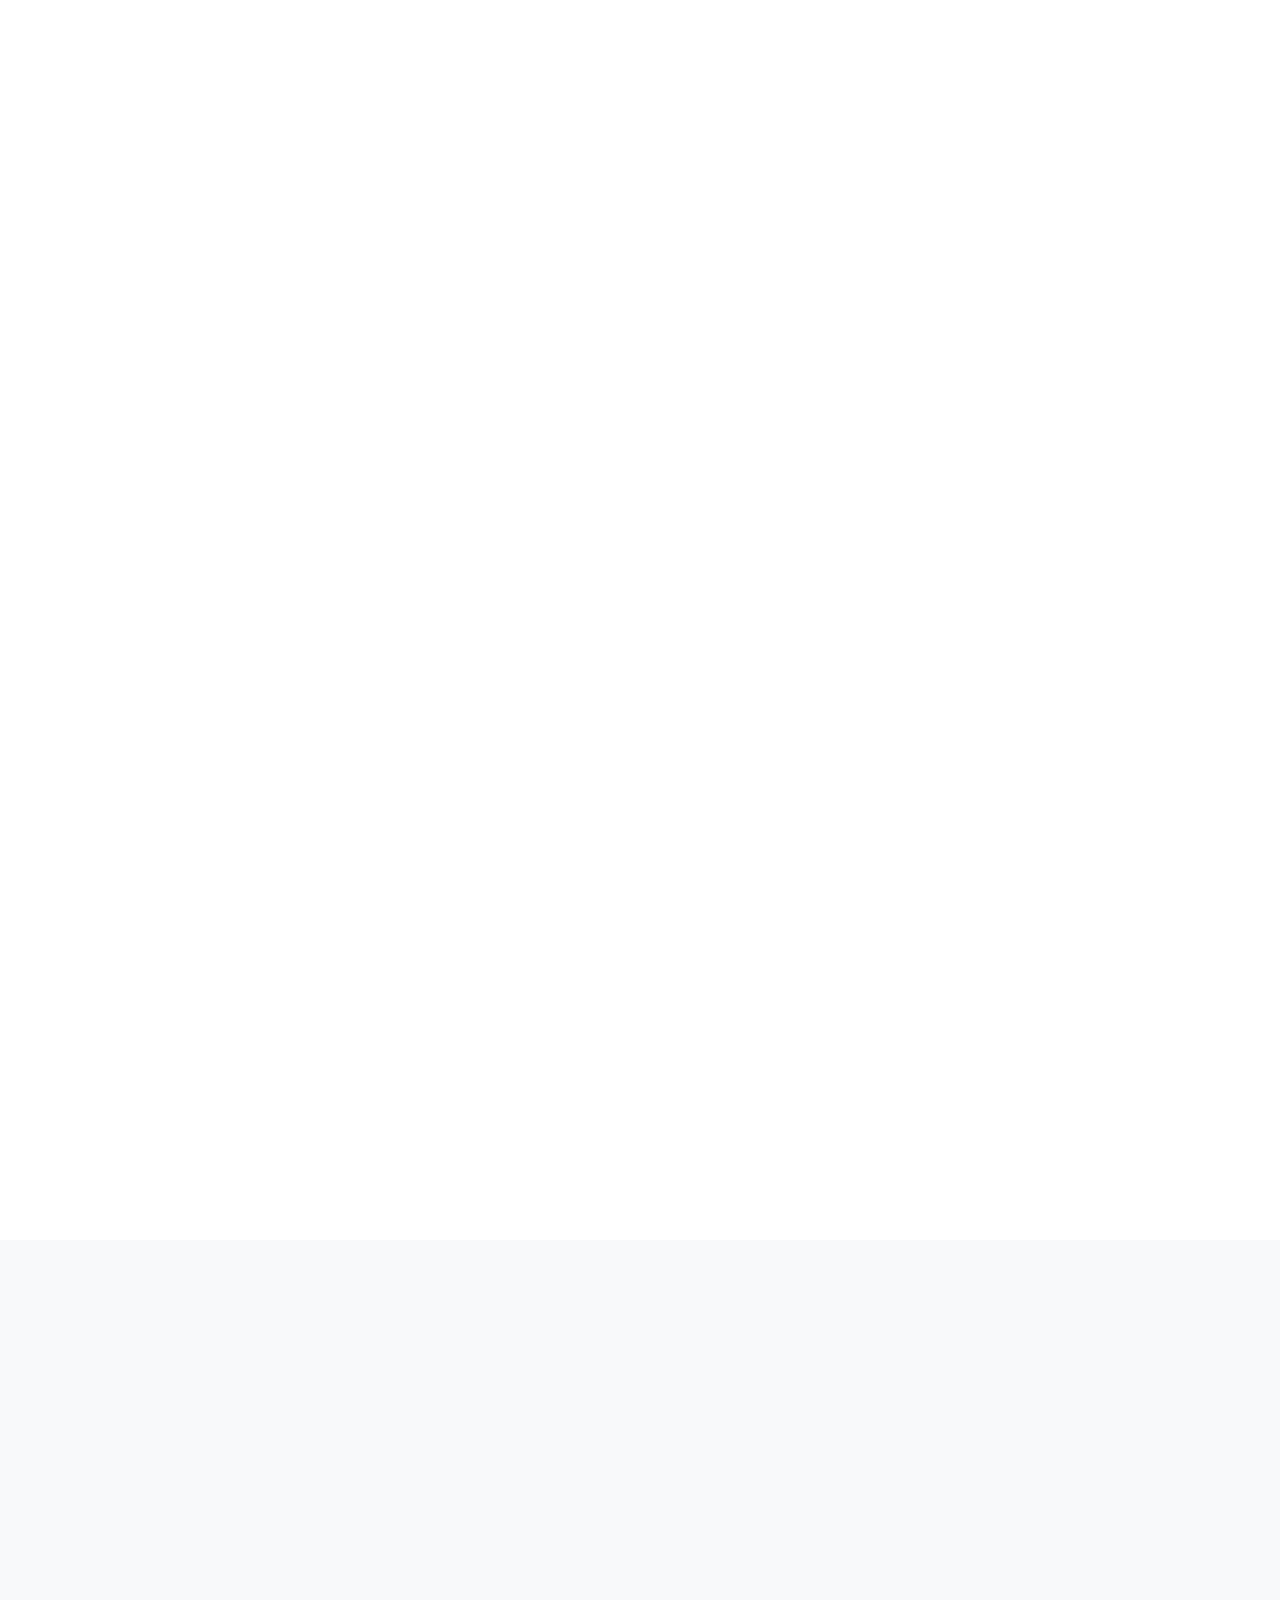
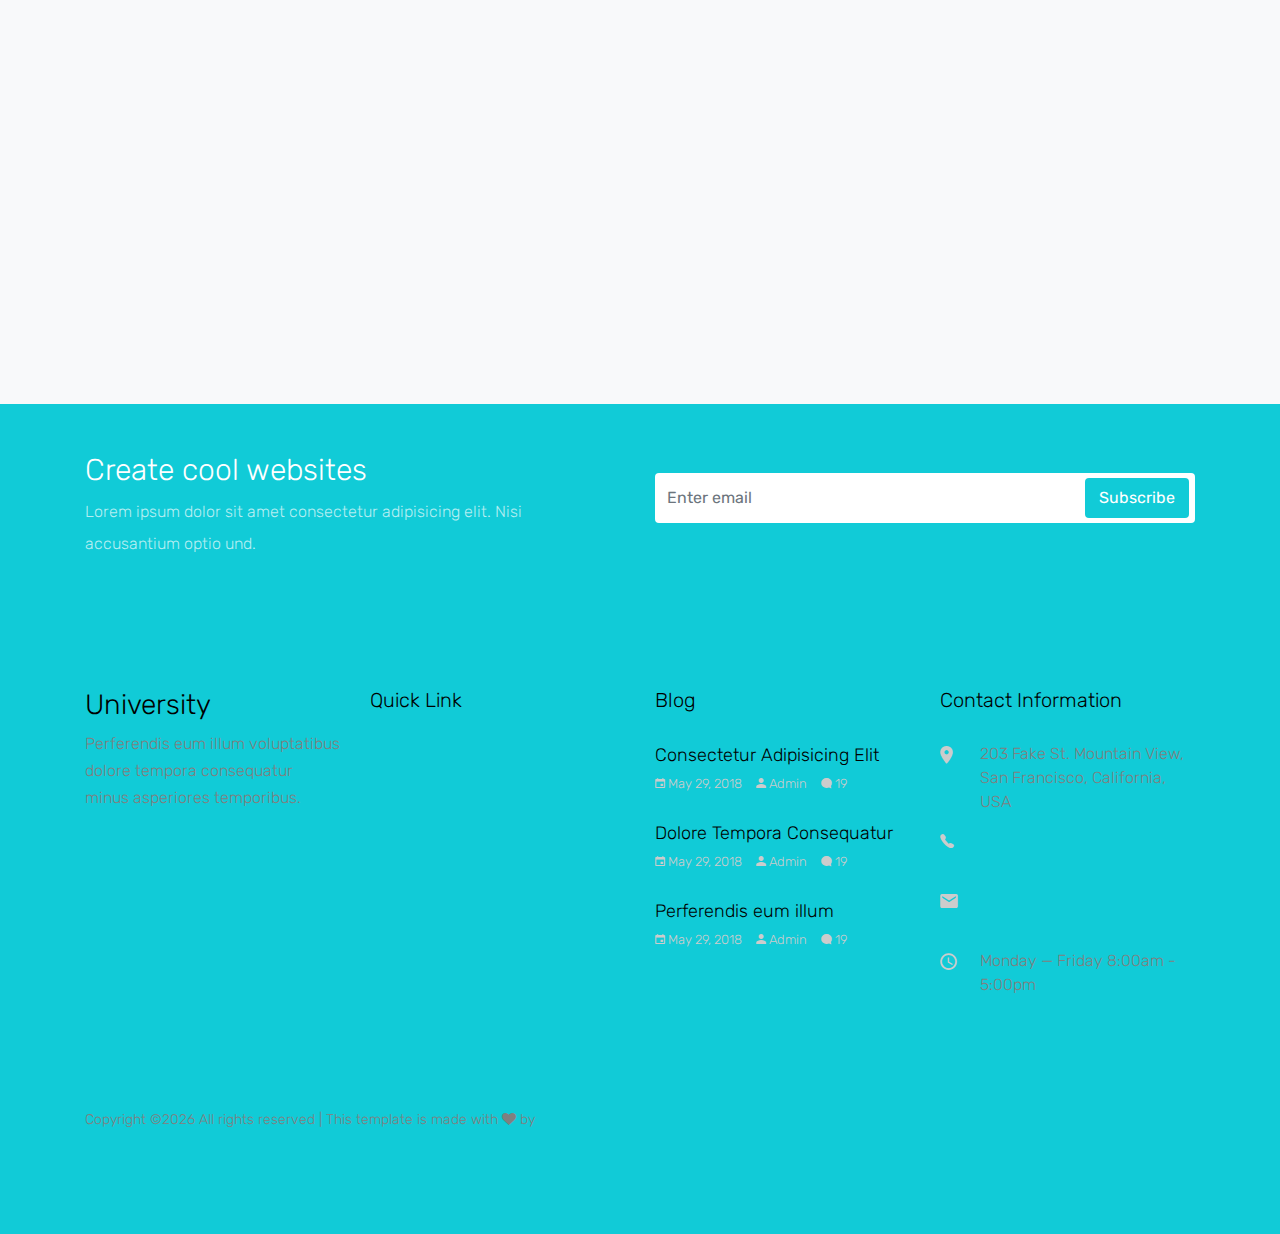
<file: course-single.html>
<!doctype html>
<html lang="en">
  <head>
    <title>Free Education Template by Colorlib</title>
    <meta charset="utf-8">
    <meta name="viewport" content="width=device-width, initial-scale=1, shrink-to-fit=no">

    <link href="https://fonts.googleapis.com/css?family=Rubik:300,400,500" rel="stylesheet">

    <link rel="stylesheet" href="css/bootstrap.css">
    <link rel="stylesheet" href="css/animate.css">
    <link rel="stylesheet" href="css/owl.carousel.min.css">

    <link rel="stylesheet" href="fonts/ionicons/css/ionicons.min.css">
    <link rel="stylesheet" href="fonts/fontawesome/css/font-awesome.min.css">
    <link rel="stylesheet" href="fonts/flaticon/font/flaticon.css">

    <!-- Theme Style -->
    <link rel="stylesheet" href="css/style.css">
  </head>
  <body>
    
    <header role="banner">
     
      <nav class="navbar navbar-expand-lg navbar-light bg-light">
        <div class="container">
          <a class="navbar-brand absolute" href="index.html">University</a>
          <button class="navbar-toggler" type="button" data-toggle="collapse" data-target="#navbarsExample05" aria-controls="navbarsExample05" aria-expanded="false" aria-label="Toggle navigation">
            <span class="navbar-toggler-icon"></span>
          </button>

          <div class="collapse navbar-collapse navbar-light" id="navbarsExample05">
            <ul class="navbar-nav mx-auto">
              <li class="nav-item">
                <a class="nav-link active" href="index.html">Home</a>
              </li>
              <li class="nav-item dropdown">
                <a class="nav-link dropdown-toggle" href="courses.html" id="dropdown04" data-toggle="dropdown" aria-haspopup="true" aria-expanded="false">Courses</a>
                <div class="dropdown-menu" aria-labelledby="dropdown04">
                  <a class="dropdown-item" href="courses.html">HTML</a>
                  <a class="dropdown-item" href="courses.html">WordPress</a>
                  <a class="dropdown-item" href="courses.html">Laravel</a>
                  <a class="dropdown-item" href="courses.html">JavaScript</a>
                  <a class="dropdown-item" href="courses.html">Python</a>
                </div>

              </li>

              <li class="nav-item dropdown">
                <a class="nav-link dropdown-toggle" href="#" id="dropdown05" data-toggle="dropdown" aria-haspopup="true" aria-expanded="false">Categories</a>
                <div class="dropdown-menu" aria-labelledby="dropdown05">
                  <a class="dropdown-item" href="#">HTML</a>
                  <a class="dropdown-item" href="#">WordPress</a>
                  <a class="dropdown-item" href="#">Laravel</a>
                  <a class="dropdown-item" href="#">JavaScript</a>
                  <a class="dropdown-item" href="#">Python</a>
                </div>

              </li>
              <li class="nav-item">
                <a class="nav-link" href="blog.html">Blog</a>
              </li>
              <li class="nav-item">
                <a class="nav-link" href="about.html">About</a>
              </li>
              <li class="nav-item">
                <a class="nav-link" href="contact.html">Contact</a>
              </li>
            </ul>
            <ul class="navbar-nav absolute-right">
              <li>
                <a href="login.html">Login</a> / <a href="register.html">Register</a>
              </li>
            </ul>
            
          </div>
        </div>
      </nav>
    </header>
    <!-- END header -->

    <section class="site-hero site-sm-hero overlay" data-stellar-background-ratio="0.5" style="background-image: url(images/big_image_2.jpg);">
      <div class="container">
        <div class="row align-items-center justify-content-center site-hero-sm-inner">
          <div class="col-md-7 text-center">
  
            <div class="mb-5 element-animate">
              <h1 class="mb-2">Advanced JavaScript Learning</h1>
              <p class="bcrumb"><a href="index.html">Home</a> <span class="sep ion-android-arrow-dropright px-2"></span> <a href="courses.html">Course</a> <span class="sep ion-android-arrow-dropright px-2"></span>  <span class="current">Advanced JavaScript Learning</span></p>
            </div>
            
          </div>
        </div>
      </div>
    </section>
    <!-- END section -->

    <div class="site-section bg-light element-animate">
      <div class="container">
        
        <div class="row">
          
          <div class="col-md-6 col-lg-8 order-md-2 mb-5">
            <div class="row">
              <div class="col-md-12">
                <img src="images/img_2.jpg" alt="" class="img-fluid"> 
              </div>  
            </div>
            
            <section class="episodes">
              <div class="container">
                <div class="row mb-5">
                  <div class="col-md-12 pt-5">
                    <h2>Description</h2>
                    <p>Lorem ipsum dolor sit amet, consectetur adipisicing elit. Officiis laborum repellat quisquam, illo soluta, deleniti, nesciunt illum eveniet tempore sed necessitatibus eligendi rerum. Cum maxime, aliquam incidunt voluptatem enim eum.</p>
                    <p>Harum rerum totam eum facere sint, molestiae porro illum recusandae dolorum cumque ut illo cum quisquam esse consequatur commodi fugit culpa explicabo vero vel quos. Minus sed quod est, similique!</p>
                    <p>Qui id ad ipsum quis molestiae, velit, aut. Suscipit ex sunt incidunt cupiditate ad quisquam excepturi provident voluptate nemo earum, vel est facilis commodi ullam natus quis praesentium cum asperiores.</p>
                    <p>A, esse itaque quam alias quibusdam iusto, ab, pariatur, placeat delectus voluptatem numquam enim! Voluptate itaque consectetur aliquid amet consequuntur tenetur rerum qui error sint nesciunt. Vel omnis ipsam laboriosam!</p>
                  </div>
                </div>
              </div>
      <div class="container">
        <div class="row">
          <div class="col-md-12 mb-2">
            <h2>Lesson</h2>
          </div>
        </div>
        <div class="row bg-light align-items-center p-4 episode">
          <div class="col-md-10">
            <p class="meta">Episode 1 <a href="#">Runtime 2:53</a></p>
            <h2><a href="#">Some Title Here For The Video</a></h2>
            <p>Lorem ipsum dolor sit amet, consectetur adipisicing elit. Architecto, fugit!</p>
          </div>
          <div class="col-md-2 text-center">
            <a href="#" class="play"><span class="ion-ios-play"></span></a>
          </div>
        </div>

        <div class="row align-items-center p-4 episode">
          <div class="col-md-10">
            <p class="meta">Episode 2 <a href="#">Runtime 5:12</a></p>
            <h2><a href="#">Some Title Here For The Video</a></h2>
            <p>Lorem ipsum dolor sit amet, consectetur adipisicing elit. Architecto, fugit!</p>
          </div>
          <div class="col-md-2 text-center">
            <a href="#" class="play"><span class="ion-ios-play"></span></a>
          </div>
        </div>

        <div class="row bg-light align-items-center p-4 episode">
          <div class="col-md-10">
            <p class="meta">Episode 3 <a href="#">Runtime 5:12</a></p>
            <h2><a href="#">Some Title Here For The Video</a></h2>
            <p>Lorem ipsum dolor sit amet, consectetur adipisicing elit. Architecto, fugit!</p>
          </div>
          <div class="col-md-2 text-center">
            <a href="#" class="play"><span class="ion-ios-play"></span></a>
          </div>
        </div>

        <div class="row align-items-center p-4 episode">
          <div class="col-md-10">
            <p class="meta">Episode 4 <a href="#">Runtime 6:55</a></p>
            <h2><a href="#">Some Title Here For The Video</a></h2>
            <p>Lorem ipsum dolor sit amet, consectetur adipisicing elit. Architecto, fugit!</p>
          </div>
          <div class="col-md-2 text-center">
            <a href="#" class="play"><span class="ion-ios-play"></span></a>
          </div>
        </div>

        <div class="row bg-light align-items-center p-4 episode">
          <div class="col-md-10">
            <p class="meta">Episode 5 <a href="#">Runtime 14:33</a></p>
            <h2><a href="#">Some Title Here For The Video</a></h2>
            <p>Lorem ipsum dolor sit amet, consectetur adipisicing elit. Architecto, fugit!</p>
          </div>
          <div class="col-md-2 text-center">
            <a href="#" class="play"><span class="ion-ios-play"></span></a>
          </div>
        </div>
      </div>
    </section>
          </div>
          <!-- END content -->
          <div class="col-md-6 col-lg-4 order-md-1">
            
            <div class="block-29 mb-5">
              <h2 class="heading">Course Details</h2>
              <ul>
                <li><span class="text-1">Duration</span> <span class="text-2">50 days</span></li>
                <li><span class="text-1">Lectures</span> <span class="text-2">201</span></li>
                <li><span class="text-1">Quizzes</span> <span class="text-2">8</span></li>
                <li><span class="text-1">Course Certificate</span> <span class="text-2">Yes</span></li>
                <li><span class="text-1">Subject</span> <span class="text-2">Web Development</span></li>
                <li><span class="text-1">Language</span> <span class="text-2">English</span></li>
                <li><span class="text-1">Price</span> <span class="text-2">$102.00</span></li>
              </ul>
            </div>

            <div class="block-28 text-center mb-5">
              <figure>
                <img src="images/person_3.jpg" alt="" class="img-fluid">
              </figure>
              <h2 class="heading">Mark Stewart</h2>
              <h3 class="subheading">JavaScript Ninja</h3>
              <p>
                <a href="#" class="fa fa-twitter p-2"></a>
                <a href="#" class="fa fa-facebook p-2"></a>
                <a href="#" class="fa fa-linkedin p-2"></a>
              </p>
              <p>Hi I'm Mark Stewart, consectetur adipisicing elit. Quibusdam nulla beatae modi itaque nemo magni molestiae explicabo sint dolorum cum! Nam iste eligendi autem voluptates illo veritatis veniam laudantium enim!</p>
              
            </div>

            <div class="block-25 mb-5">
              <div class="heading">Recent Courses</div>
              <ul>
                <li>
                  <a href="#" class="d-flex">
                    <figure class="image mr-3">
                      <img src="images/img_2_b.jpg" alt="" class="img-fluid">
                    </figure>
                    <div class="text">
                      <h3 class="heading">Create cool websites using this template</h3>
                      <span class="meta">$34</span>
                    </div>
                  </a>
                </li>
                <li>
                  <a href="#" class="d-flex">
                    <figure class="image mr-3">
                      <img src="images/img_2_b.jpg" alt="" class="img-fluid">
                    </figure>
                    <div class="text">
                      <h3 class="heading">Create cool websites using this template</h3>
                      <span class="meta">$34</span>
                    </div>
                  </a>
                </li>
                <li>
                  <a href="#" class="d-flex">
                    <figure class="image mr-3">
                      <img src="images/img_2_b.jpg" alt="" class="img-fluid">
                    </figure>
                    <div class="text">
                      <h3 class="heading">Create cool websites using this template</h3>
                      <span class="meta">$34</span>
                    </div>
                  </a>
                </li>
              </ul>
            </div>


            <div class="block-24 mb-5">
              <h3 class="heading">Categories</h3>
              <ul>
                <li><a href="#">Laravel <span>10</span></a></li>
                <li><a href="#">PHP <span>43</span></a></li>
                <li><a href="#">JavaScript <span>21</span></a></li>
                <li><a href="#">Python <span>65</span></a></li>
                <li><a href="#">iOS <span>34</span></a></li>
                <li><a href="#">Android <span>45</span></a></li>
                <li><a href="#">Swift <span>22</span></a></li>
              </ul>
            </div>

            
            <div class="block-26">
              <h3 class="heading">Tags</h3>
              <ul>
                <li><a href="#">code</a></li>
                <li><a href="#">design</a></li>
                <li><a href="#">typography</a></li>
                <li><a href="#">development</a></li>
                <li><a href="#">creative</a></li>
                <li><a href="#">codehack</a></li>
              </ul>
            </div>


          </div>
          <!-- END Sidebar -->
        </div>
      </div>
    </div>

    <div class="site-section bg-light">
      <div class="container">
        <div class="row justify-content-center mb-5 element-animate">
          <div class="col-md-7 text-left section-heading">
            <h2 class="text-primary heading">You May Also Like</h2>
            <p>Lorem ipsum dolor sit amet consectetur adipisicing elit. Suscipit qui neque sint eveniet tempore sapiente.</p>
          </div>
        </div>
      </div>
      <div class="container-fluid block-11 element-animate">
        <div class="nonloop-block-11 owl-carousel">
          <div class="item">
            <div class="block-19">
                <figure>
                  <img src="images/img_1.jpg" alt="Image" class="img-fluid">
                </figure>
                <div class="text">
                  <h2 class="heading"><a href="#">Advanced JavaScript Learning</a></h2>
                  <p class="mb-4">Lorem ipsum dolor sit amet consectetur adipisicing elit. Suscipit qui neque sint eveniet tempore sapiente.</p>
                  <div class="meta d-flex align-items-center">
                    <div class="number">
                      <span>2,219/6,000</span>
                    </div>
                    <div class="price text-right"><del class="mr-3">$23</del><span>Free</span></div>
                  </div>
                </div>
              </div>
          </div>

          <div class="item">
            <div class="block-19">
                <figure>
                  <img src="images/img_3.jpg" alt="Image" class="img-fluid">
                </figure>
                <div class="text">
                  <h2 class="heading"><a href="#">Advanced JavaScript Learning</a></h2>
                  <p class="mb-4">Lorem ipsum dolor sit amet consectetur adipisicing elit. Suscipit qui neque sint eveniet tempore sapiente.</p>
                  <div class="meta d-flex align-items-center">
                    <div class="number">
                      <span>2,219/6,000</span>
                    </div>
                    <div class="price text-right"><del class="mr-3">$23</del><span>Free</span></div>
                  </div>
                </div>
              </div>
          </div>

          <div class="item">
            <div class="block-19">
              <figure>
                <img src="images/img_2.jpg" alt="Image" class="img-fluid">
              </figure>
              <div class="text">
                <h2 class="heading"><a href="#">Introduction to CSS</a></h2>
                <p class="mb-4">Lorem ipsum dolor sit amet consectetur adipisicing elit. Suscipit qui neque sint eveniet tempore sapiente.</p>
                <div class="meta d-flex align-items-center">
                  <div class="number">
                    <span>1,903/3,000</span>
                  </div>
                  <div class="price text-right"><span>$10.99</span></div>
                </div>
              </div>
            </div>
          </div>

          <div class="item">
            <div class="block-19">
              <figure>
                <img src="images/img_1.jpg" alt="Image" class="img-fluid">
              </figure>
              <div class="text">
                <h2 class="heading"><a href="#">Design &amp; Develop</a></h2>
                <p class="mb-4">Lorem ipsum dolor sit amet consectetur adipisicing elit. Suscipit qui neque sint eveniet tempore sapiente.</p>
                <div class="meta d-flex align-items-center">
                  <div class="number">
                    <span>23/100</span>
                  </div>
                  <div class="price text-right"><del class="mr-3">$23</del><span>Free</span></div>
                </div>
              </div>
            </div>
          </div>

          <div class="item">
            <div class="block-19">
                <figure>
                  <img src="images/img_1.jpg" alt="Image" class="img-fluid">
                </figure>
                <div class="text">
                  <h2 class="heading"><a href="#">Advanced JavaScript Learning</a></h2>
                  <p class="mb-4">Lorem ipsum dolor sit amet consectetur adipisicing elit. Suscipit qui neque sint eveniet tempore sapiente.</p>
                  <div class="meta d-flex align-items-center">
                    <div class="number">
                      <span>2,219/6,000</span>
                    </div>
                    <div class="price text-right"><del class="mr-3">$23</del><span>Free</span></div>
                  </div>
                </div>
              </div>
          </div>

          <div class="item">
            <div class="block-19">
                <figure>
                  <img src="images/img_3.jpg" alt="Image" class="img-fluid">
                </figure>
                <div class="text">
                  <h2 class="heading"><a href="#">Advanced JavaScript Learning</a></h2>
                  <p class="mb-4">Lorem ipsum dolor sit amet consectetur adipisicing elit. Suscipit qui neque sint eveniet tempore sapiente.</p>
                  <div class="meta d-flex align-items-center">
                    <div class="number">
                      <span>2,219/6,000</span>
                    </div>
                    <div class="price text-right"><del class="mr-3">$23</del><span>Free</span></div>
                  </div>
                </div>
              </div>
          </div>

          <div class="item">
            <div class="block-19">
              <figure>
                <img src="images/img_2.jpg" alt="Image" class="img-fluid">
              </figure>
              <div class="text">
                <h2 class="heading"><a href="#">Introduction to CSS</a></h2>
                <p class="mb-4">Lorem ipsum dolor sit amet consectetur adipisicing elit. Suscipit qui neque sint eveniet tempore sapiente.</p>
                <div class="meta d-flex align-items-center">
                  <div class="number">
                    <span>1,903/3,000</span>
                  </div>
                  <div class="price text-right"><span>$10.99</span></div>
                </div>
              </div>
            </div>
          </div>

          <div class="item">
            <div class="block-19">
              <figure>
                <img src="images/img_1.jpg" alt="Image" class="img-fluid">
              </figure>
              <div class="text">
                <h2 class="heading"><a href="#">Design &amp; Develop</a></h2>
                <p class="mb-4">Lorem ipsum dolor sit amet consectetur adipisicing elit. Suscipit qui neque sint eveniet tempore sapiente.</p>
                <div class="meta d-flex align-items-center">
                  <div class="number">
                    <span>23/100</span>
                  </div>
                  <div class="price text-right"><del class="mr-3">$23</del><span>Free</span></div>
                </div>
              </div>
            </div>
          </div>
          
        </div>
      </div>

      
    </div>
    <!-- END section -->

    
    
    <div class="py-5 block-22">
      <div class="container">
        <div class="row align-items-center">
          <div class="col-md-6 mb-4 mb-md-0 pr-md-5">
            <h2 class="heading">Create cool websites</h2>
            <p>Lorem ipsum dolor sit amet consectetur adipisicing elit. Nisi accusantium optio und.</p>
          </div>
          <div class="col-md-6">
            <form action="#" class="subscribe">
              <div class="form-group">
                <input type="email" class="form-control email" placeholder="Enter email">
                <input type="submit" class="btn btn-primary submit" value="Subscribe">
              </div>
            </form>
          </div>
        </div>
      </div>
    </div>
  
    <footer class="site-footer">
      <div class="container">
        <div class="row mb-5">
          <div class="col-md-6 col-lg-3 mb-5 mb-lg-0">
            <h3>University</h3>
            <p>Perferendis eum illum voluptatibus dolore tempora consequatur minus asperiores temporibus.</p>
          </div>
          <div class="col-md-6 col-lg-3 mb-5 mb-lg-0">
            <h3 class="heading">Quick Link</h3>
            <div class="row">
              <div class="col-md-6">
                <ul class="list-unstyled">
                  <li><a href="#">Home</a></li>
                  <li><a href="#">About Us</a></li>
                  <li><a href="#">Courses</a></li>
                  <li><a href="#">Pages</a></li>
                </ul>
              </div>
              <div class="col-md-6">
                <ul class="list-unstyled">
                  <li><a href="#">News</a></li>
                  <li><a href="#">Support</a></li>
                  <li><a href="#">Contact</a></li>
                  <li><a href="#">Privacy</a></li>
                </ul>
              </div>
            </div>
          </div>
          <div class="col-md-6 col-lg-3 mb-5 mb-lg-0">
            <h3 class="heading">Blog</h3>
            <div class="block-21 d-flex mb-4">
              <div class="text">
                <h3 class="heading mb-0"><a href="#">Consectetur Adipisicing Elit</a></h3>
                <div class="meta">
                  <div><a href="#"><span class="ion-android-calendar"></span> May 29, 2018</a></div>
                  <div><a href="#"><span class="ion-android-person"></span> Admin</a></div>
                  <div><a href="#"><span class="ion-chatbubble"></span> 19</a></div>
                </div>
              </div>
            </div>  
            <div class="block-21 d-flex mb-4">
              <div class="text">
                <h3 class="heading mb-0"><a href="#">Dolore Tempora Consequatur</a></h3>
                <div class="meta">
                  <div><a href="#"><span class="ion-android-calendar"></span> May 29, 2018</a></div>
                  <div><a href="#"><span class="ion-android-person"></span> Admin</a></div>
                  <div><a href="#"><span class="ion-chatbubble"></span> 19</a></div>
                </div>
              </div>
            </div>  
            <div class="block-21 d-flex mb-4">
              <div class="text">
                <h3 class="heading mb-0"><a href="#">Perferendis eum illum</a></h3>
                <div class="meta">
                  <div><a href="#"><span class="ion-android-calendar"></span> May 29, 2018</a></div>
                  <div><a href="#"><span class="ion-android-person"></span> Admin</a></div>
                  <div><a href="#"><span class="ion-chatbubble"></span> 19</a></div>
                </div>
              </div>
            </div>  
          </div>
          <div class="col-md-6 col-lg-3 mb-5 mb-lg-0">
            <h3 class="heading">Contact Information</h3>
            <div class="block-23">
              <ul>
                <li><span class="icon ion-android-pin"></span><span class="text">203 Fake St. Mountain View, San Francisco, California, USA</span></li>
                <li><a href="#"><span class="icon ion-ios-telephone"></span><span class="text">+2 392 3929 210</span></a></li>
                <li><a href="#"><span class="icon ion-android-mail"></span><span class="text">info@yourdomain.com</span></a></li>
                <li><span class="icon ion-android-time"></span><span class="text">Monday &mdash; Friday 8:00am - 5:00pm</span></li>
              </ul>
            </div>
          </div>
        </div>
        <div class="row pt-5">
          <div class="col-md-12 text-center copyright">
            
            <p class="float-md-left"><!-- Link back to Colorlib can't be removed. Template is licensed under CC BY 3.0. -->
Copyright &copy;<script>document.write(new Date().getFullYear());</script> All rights reserved | This template is made with <i class="fa fa-heart" aria-hidden="true"></i> by <a href="https://colorlib.com" target="_blank" class="text-primary">Colorlib</a>
<!-- Link back to Colorlib can't be removed. Template is licensed under CC BY 3.0. --></p>
            <p class="float-md-right">
              <a href="#" class="fa fa-facebook p-2"></a>
              <a href="#" class="fa fa-twitter p-2"></a>
              <a href="#" class="fa fa-linkedin p-2"></a>
              <a href="#" class="fa fa-instagram p-2"></a>

            </p>
          </div>
        </div>
      </div>
    </footer>
    <!-- END footer -->
    
    <!-- loader -->
    <div id="loader" class="show fullscreen"><svg class="circular" width="48px" height="48px"><circle class="path-bg" cx="24" cy="24" r="22" fill="none" stroke-width="4" stroke="#eeeeee"/><circle class="path" cx="24" cy="24" r="22" fill="none" stroke-width="4" stroke-miterlimit="10" stroke="#f4b214"/></svg></div>

    <script src="js/jquery-3.2.1.min.js"></script>
    <script src="js/jquery-migrate-3.0.0.js"></script>
    <script src="js/popper.min.js"></script>
    <script src="js/bootstrap.min.js"></script>
    <script src="js/owl.carousel.min.js"></script>
    <script src="js/jquery.waypoints.min.js"></script>
    <script src="js/jquery.stellar.min.js"></script>
    <script src="js/jquery.animateNumber.min.js"></script>

    <script src="js/main.js"></script>
  </body>
</html>
</file>
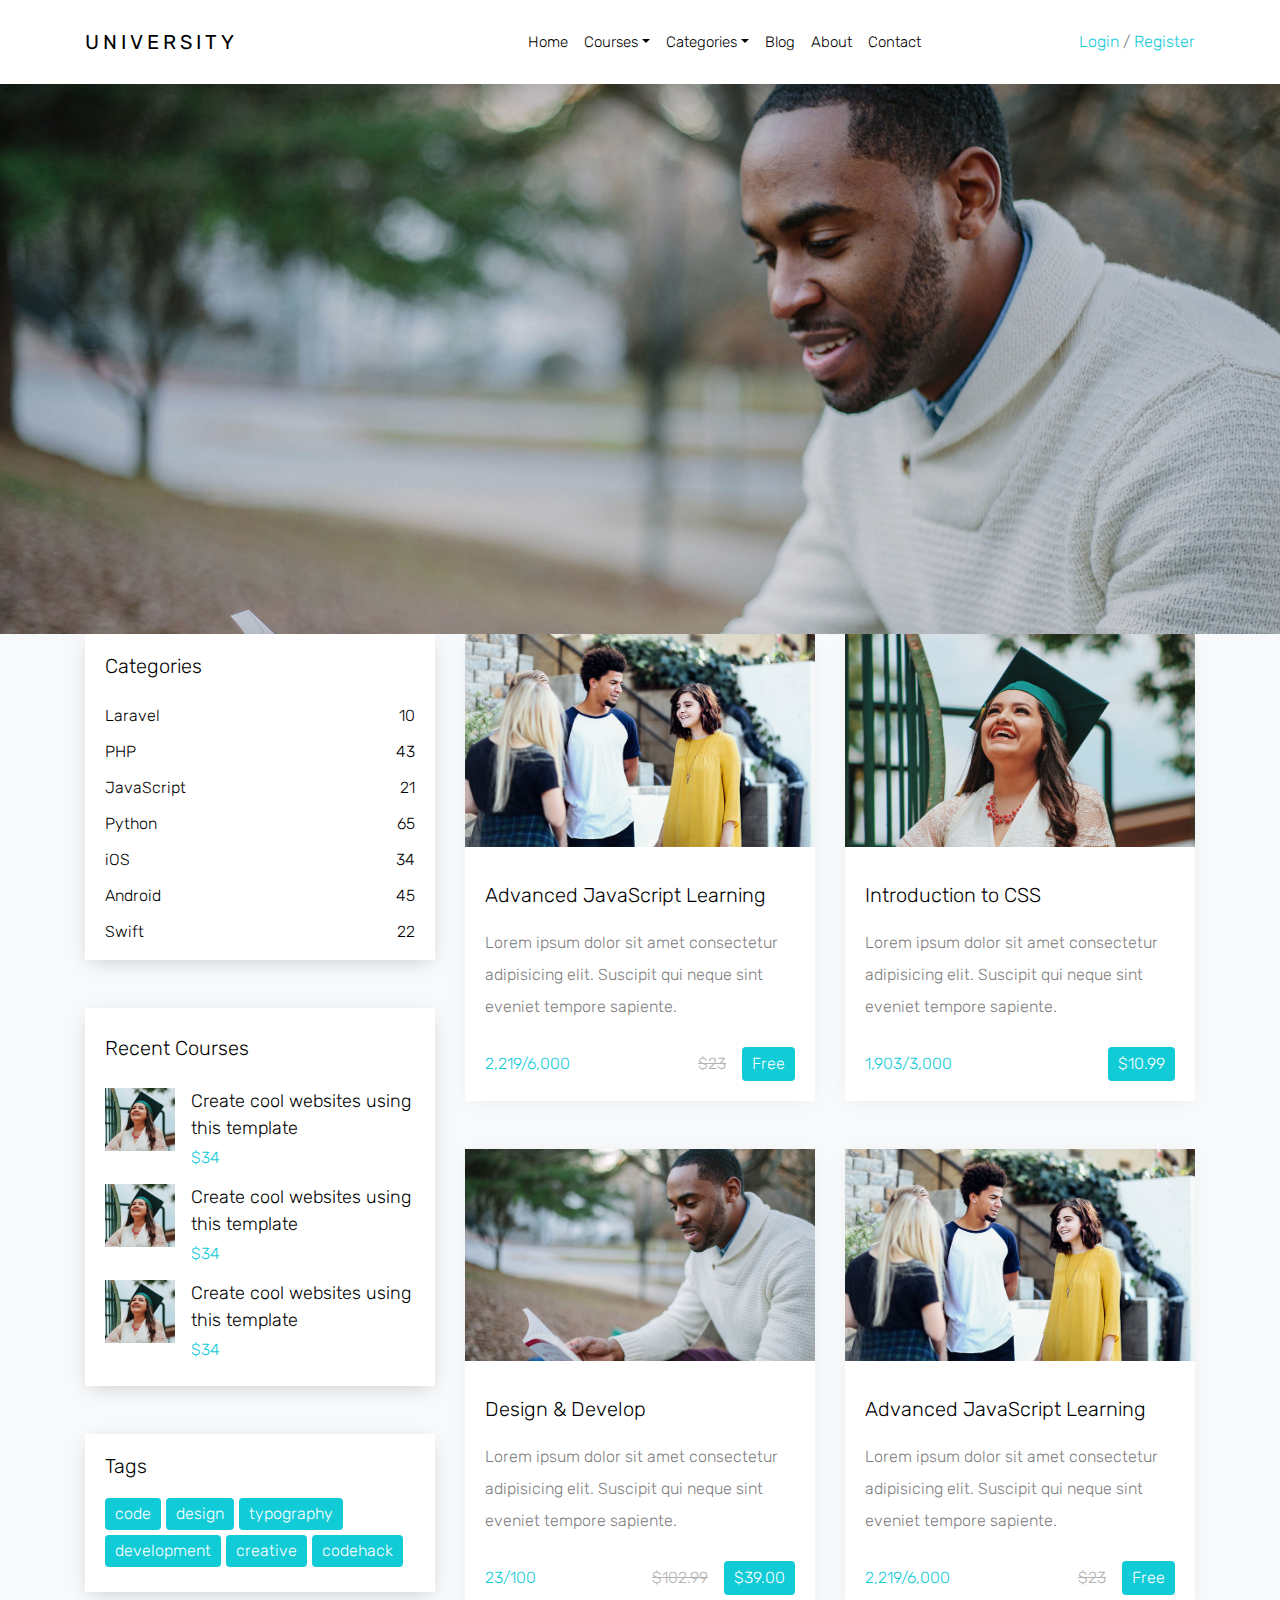
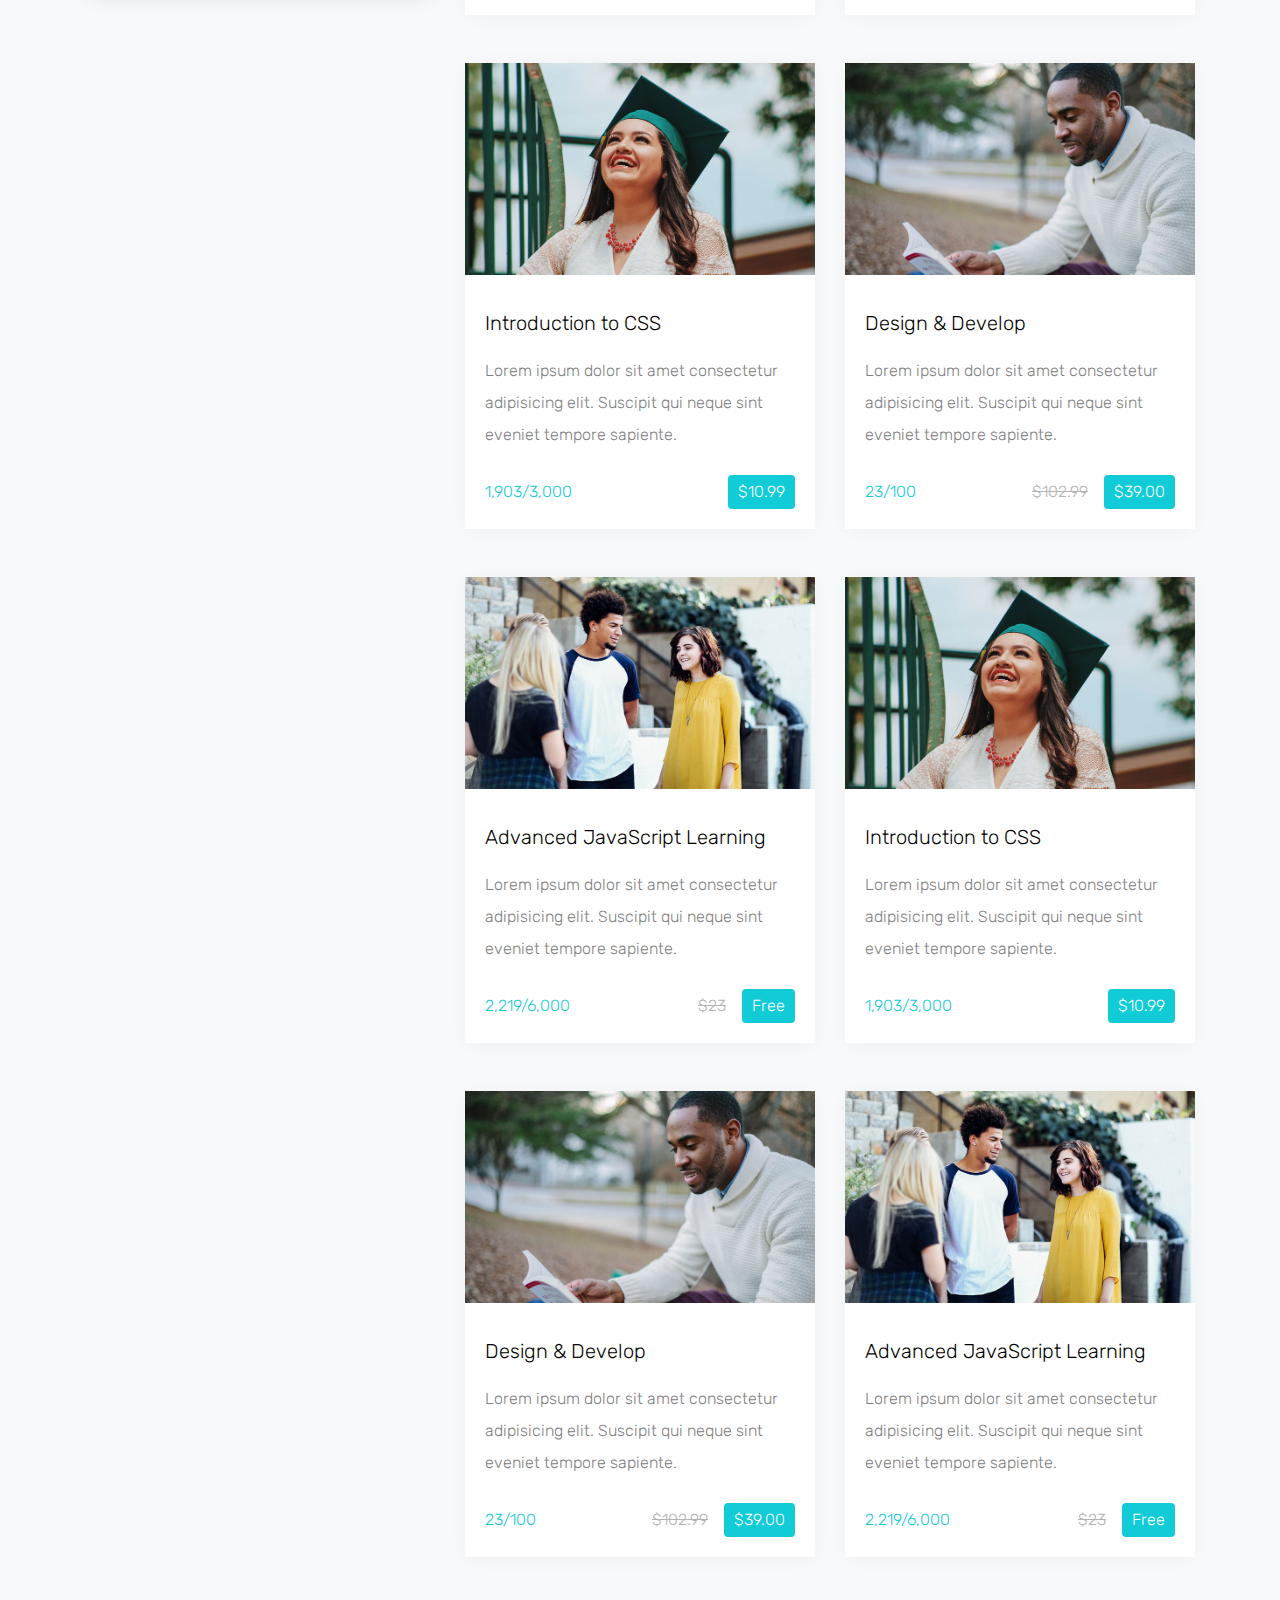
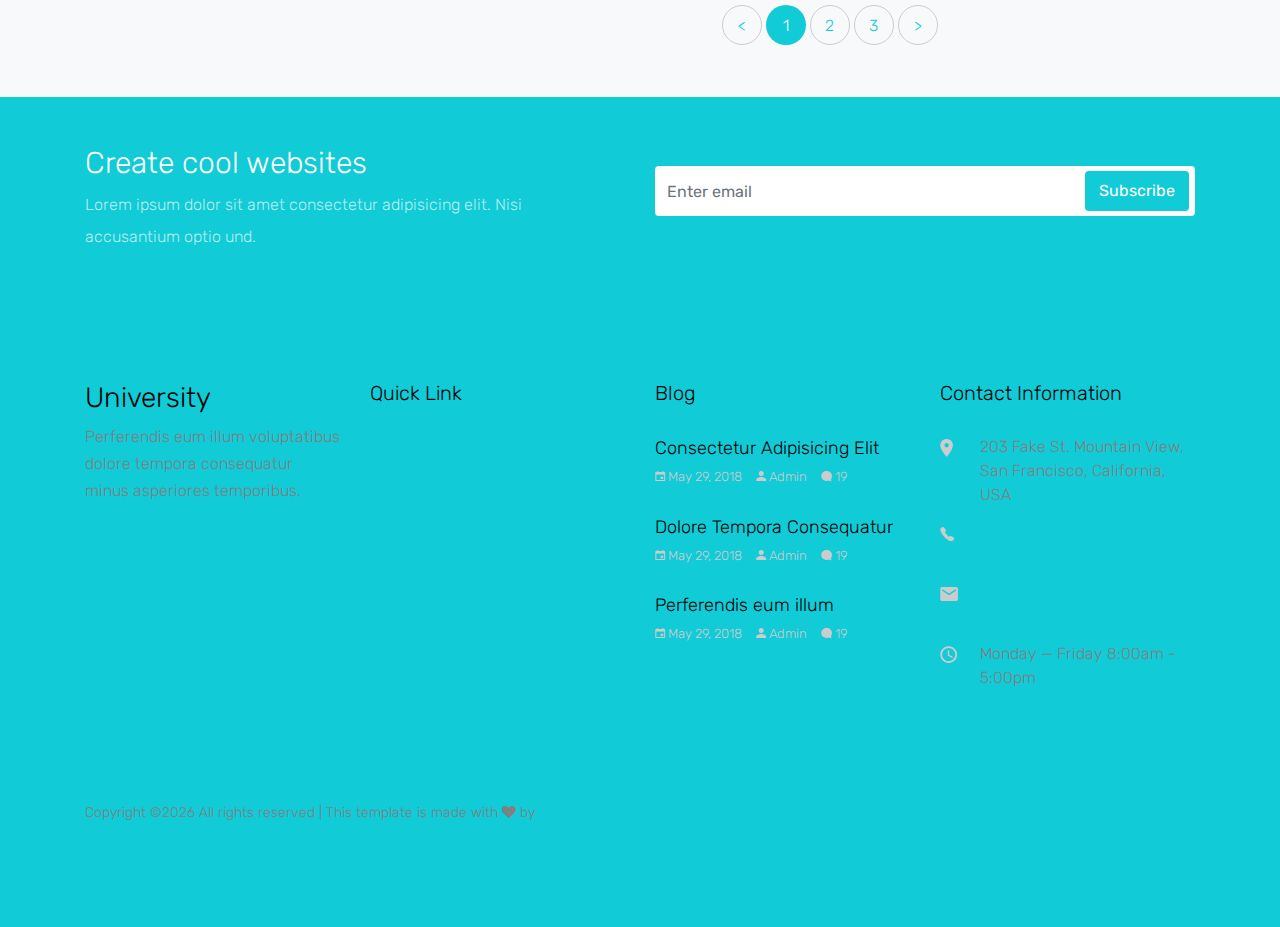
<file: courses.html>
<!doctype html>
<html lang="en">
  <head>
    <title>Free Education Template by Colorlib</title>
    <meta charset="utf-8">
    <meta name="viewport" content="width=device-width, initial-scale=1, shrink-to-fit=no">

    <link href="https://fonts.googleapis.com/css?family=Rubik:300,400,500" rel="stylesheet">

    <link rel="stylesheet" href="css/bootstrap.css">
    <link rel="stylesheet" href="css/animate.css">
    <link rel="stylesheet" href="css/owl.carousel.min.css">

    <link rel="stylesheet" href="fonts/ionicons/css/ionicons.min.css">
    <link rel="stylesheet" href="fonts/fontawesome/css/font-awesome.min.css">
    <link rel="stylesheet" href="fonts/flaticon/font/flaticon.css">

    <!-- Theme Style -->
    <link rel="stylesheet" href="css/style.css">
  </head>
  <body>
    
    <header role="banner">
     
      <nav class="navbar navbar-expand-lg navbar-light bg-light">
        <div class="container">
          <a class="navbar-brand absolute" href="index.html">University</a>
          <button class="navbar-toggler" type="button" data-toggle="collapse" data-target="#navbarsExample05" aria-controls="navbarsExample05" aria-expanded="false" aria-label="Toggle navigation">
            <span class="navbar-toggler-icon"></span>
          </button>

          <div class="collapse navbar-collapse navbar-light" id="navbarsExample05">
            <ul class="navbar-nav mx-auto">
              <li class="nav-item">
                <a class="nav-link active" href="index.html">Home</a>
              </li>
              <li class="nav-item dropdown">
                <a class="nav-link dropdown-toggle" href="courses.html" id="dropdown04" data-toggle="dropdown" aria-haspopup="true" aria-expanded="false">Courses</a>
                <div class="dropdown-menu" aria-labelledby="dropdown04">
                  <a class="dropdown-item" href="courses.html">HTML</a>
                  <a class="dropdown-item" href="courses.html">WordPress</a>
                  <a class="dropdown-item" href="courses.html">Laravel</a>
                  <a class="dropdown-item" href="courses.html">JavaScript</a>
                  <a class="dropdown-item" href="courses.html">Python</a>
                </div>

              </li>

              <li class="nav-item dropdown">
                <a class="nav-link dropdown-toggle" href="#" id="dropdown05" data-toggle="dropdown" aria-haspopup="true" aria-expanded="false">Categories</a>
                <div class="dropdown-menu" aria-labelledby="dropdown05">
                  <a class="dropdown-item" href="#">HTML</a>
                  <a class="dropdown-item" href="#">WordPress</a>
                  <a class="dropdown-item" href="#">Laravel</a>
                  <a class="dropdown-item" href="#">JavaScript</a>
                  <a class="dropdown-item" href="#">Python</a>
                </div>

              </li>
              <li class="nav-item">
                <a class="nav-link" href="blog.html">Blog</a>
              </li>
              <li class="nav-item">
                <a class="nav-link" href="about.html">About</a>
              </li>
              <li class="nav-item">
                <a class="nav-link" href="contact.html">Contact</a>
              </li>
            </ul>
            <ul class="navbar-nav absolute-right">
              <li>
                <a href="login.html">Login</a> / <a href="register.html">Register</a>
              </li>
            </ul>
            
          </div>
        </div>
      </nav>
    </header>
    <!-- END header -->

    <section class="site-hero site-sm-hero overlay" data-stellar-background-ratio="0.5" style="background-image: url(images/big_image_2.jpg);">
      <div class="container">
        <div class="row align-items-center justify-content-center site-hero-sm-inner">
          <div class="col-md-7 text-center">
  
            <div class="mb-5 element-animate">
              <h1 class="mb-2">Courses</h1>
              <p class="bcrumb"><a href="index.html">Home</a> <span class="sep ion-android-arrow-dropright px-2"></span>  <span class="current">Courses</span></p>
            </div>
            
          </div>
        </div>
      </div>
    </section>
    <!-- END section -->

    <div class="site-section bg-light">
      <div class="container">
        <div class="row">
          
          <div class="col-md-6 col-lg-8 order-md-2">
            <div class="row">
              <div class="col-md-12 col-lg-6 mb-5">
                <div class="block-19">
                  <figure>
                    <a href="course-single.html"><img src="images/img_1.jpg" alt="Image" class="img-fluid"></a>
                  </figure>
                    <div class="text">
                      <h2 class="heading"><a href="#">Advanced JavaScript Learning</a></h2>
                      <p class="mb-4">Lorem ipsum dolor sit amet consectetur adipisicing elit. Suscipit qui neque sint eveniet tempore sapiente.</p>
                      <div class="meta d-flex align-items-center">
                        <div class="number">
                          <span>2,219/6,000</span>
                        </div>
                        <div class="price text-right"><del class="mr-3">$23</del><span>Free</span></div>
                      </div>
                    </div>
                  </div>
                
              </div>
              <div class="col-md-12 col-lg-6 mb-5">
                
                  <div class="block-19">
                    <figure>
                      <a href="course-single.html"><img src="images/img_2.jpg" alt="Image" class="img-fluid"></a>
                    </figure>
                    <div class="text">
                      <h2 class="heading"><a href="#">Introduction to CSS</a></h2>
                      <p class="mb-4">Lorem ipsum dolor sit amet consectetur adipisicing elit. Suscipit qui neque sint eveniet tempore sapiente.</p>
                      <div class="meta d-flex align-items-center">
                        <div class="number">
                          <span>1,903/3,000</span>
                        </div>
                        <div class="price text-right"><span>$10.99</span></div>
                      </div>
                    </div>
                  </div>
                </div>
              <div class="col-md-12 col-lg-6 mb-5">
                <div class="block-19">
                  <figure>
                    <a href="course-single.html"><img src="images/img_3.jpg" alt="Image" class="img-fluid"></a>
                  </figure>
                  <div class="text">
                    <h2 class="heading"><a href="#">Design &amp; Develop</a></h2>
                    <p class="mb-4">Lorem ipsum dolor sit amet consectetur adipisicing elit. Suscipit qui neque sint eveniet tempore sapiente.</p>
                    <div class="meta d-flex align-items-center">
                      <div class="number">
                        <span>23/100</span>
                      </div>
                      <div class="price text-right"><del class="mr-3">$102.99</del><span>$39.00</span></div>
                    </div>
                  </div>
                </div>
              </div>

              <div class="col-md-12 col-lg-6 mb-5">
                <div class="block-19">
                  <figure>
                    <a href="course-single.html"><img src="images/img_1.jpg" alt="Image" class="img-fluid"></a>
                  </figure>
                    <div class="text">
                      <h2 class="heading"><a href="#">Advanced JavaScript Learning</a></h2>
                      <p class="mb-4">Lorem ipsum dolor sit amet consectetur adipisicing elit. Suscipit qui neque sint eveniet tempore sapiente.</p>
                      <div class="meta d-flex align-items-center">
                        <div class="number">
                          <span>2,219/6,000</span>
                        </div>
                        <div class="price text-right"><del class="mr-3">$23</del><span>Free</span></div>
                      </div>
                    </div>
                  </div>
                
              </div>
              <div class="col-md-12 col-lg-6 mb-5">
                
                  <div class="block-19">
                    <figure>
                      <a href="course-single.html"><img src="images/img_2.jpg" alt="Image" class="img-fluid"></a>
                    </figure>
                    <div class="text">
                      <h2 class="heading"><a href="#">Introduction to CSS</a></h2>
                      <p class="mb-4">Lorem ipsum dolor sit amet consectetur adipisicing elit. Suscipit qui neque sint eveniet tempore sapiente.</p>
                      <div class="meta d-flex align-items-center">
                        <div class="number">
                          <span>1,903/3,000</span>
                        </div>
                        <div class="price text-right"><span>$10.99</span></div>
                      </div>
                    </div>
                  </div>
                </div>
              <div class="col-md-12 col-lg-6 mb-5">
                <div class="block-19">
                  <figure>
                    <a href="course-single.html"><img src="images/img_3.jpg" alt="Image" class="img-fluid"></a>
                  </figure>
                  <div class="text">
                    <h2 class="heading"><a href="#">Design &amp; Develop</a></h2>
                    <p class="mb-4">Lorem ipsum dolor sit amet consectetur adipisicing elit. Suscipit qui neque sint eveniet tempore sapiente.</p>
                    <div class="meta d-flex align-items-center">
                      <div class="number">
                        <span>23/100</span>
                      </div>
                      <div class="price text-right"><del class="mr-3">$102.99</del><span>$39.00</span></div>
                    </div>
                  </div>
                </div>
              </div>

              <div class="col-md-12 col-lg-6 mb-5">
                <div class="block-19">
                  <figure>
                    <a href="course-single.html"><img src="images/img_1.jpg" alt="Image" class="img-fluid"></a>
                  </figure>
                    <div class="text">
                      <h2 class="heading"><a href="#">Advanced JavaScript Learning</a></h2>
                      <p class="mb-4">Lorem ipsum dolor sit amet consectetur adipisicing elit. Suscipit qui neque sint eveniet tempore sapiente.</p>
                      <div class="meta d-flex align-items-center">
                        <div class="number">
                          <span>2,219/6,000</span>
                        </div>
                        <div class="price text-right"><del class="mr-3">$23</del><span>Free</span></div>
                      </div>
                    </div>
                  </div>
                
              </div>
              <div class="col-md-12 col-lg-6 mb-5">
                
                  <div class="block-19">
                    <figure>
                      <a href="course-single.html"><img src="images/img_2.jpg" alt="Image" class="img-fluid"></a>
                    </figure>
                    <div class="text">
                      <h2 class="heading"><a href="#">Introduction to CSS</a></h2>
                      <p class="mb-4">Lorem ipsum dolor sit amet consectetur adipisicing elit. Suscipit qui neque sint eveniet tempore sapiente.</p>
                      <div class="meta d-flex align-items-center">
                        <div class="number">
                          <span>1,903/3,000</span>
                        </div>
                        <div class="price text-right"><span>$10.99</span></div>
                      </div>
                    </div>
                  </div>
                </div>
              <div class="col-md-12 col-lg-6 mb-5">
                <div class="block-19">
                  <figure>
                    <a href="course-single.html"><img src="images/img_3.jpg" alt="Image" class="img-fluid"></a>
                  </figure>
                  <div class="text">
                    <h2 class="heading"><a href="#">Design &amp; Develop</a></h2>
                    <p class="mb-4">Lorem ipsum dolor sit amet consectetur adipisicing elit. Suscipit qui neque sint eveniet tempore sapiente.</p>
                    <div class="meta d-flex align-items-center">
                      <div class="number">
                        <span>23/100</span>
                      </div>
                      <div class="price text-right"><del class="mr-3">$102.99</del><span>$39.00</span></div>
                    </div>
                  </div>
                </div>
              </div>

              <div class="col-md-12 col-lg-6 mb-5">
                <div class="block-19">
                  <figure>
                    <a href="course-single.html"><img src="images/img_1.jpg" alt="Image" class="img-fluid"></a>
                  </figure>
                    <div class="text">
                      <h2 class="heading"><a href="#">Advanced JavaScript Learning</a></h2>
                      <p class="mb-4">Lorem ipsum dolor sit amet consectetur adipisicing elit. Suscipit qui neque sint eveniet tempore sapiente.</p>
                      <div class="meta d-flex align-items-center">
                        <div class="number">
                          <span>2,219/6,000</span>
                        </div>
                        <div class="price text-right"><del class="mr-3">$23</del><span>Free</span></div>
                      </div>
                    </div>
                  </div>
                
              </div>

            </div>

            <div class="row mb-5">
              <div class="col-md-12 text-center">
                <div class="block-27">
                  <ul>
                    <li><a href="#">&lt;</a></li>
                    <li class="active"><span>1</span></li>
                    <li><a href="#">2</a></li>
                    <li><a href="#">3</a></li>
                    <li><a href="#">&gt;</a></li>
                  </ul>
                </div>
              </div>
            </div>
          </div>
          <!-- END content -->
          <div class="col-md-6 col-lg-4 order-md-1">

            <div class="block-24 mb-5">
              <h3 class="heading">Categories</h3>
              <ul>
                <li><a href="#">Laravel <span>10</span></a></li>
                <li><a href="#">PHP <span>43</span></a></li>
                <li><a href="#">JavaScript <span>21</span></a></li>
                <li><a href="#">Python <span>65</span></a></li>
                <li><a href="#">iOS <span>34</span></a></li>
                <li><a href="#">Android <span>45</span></a></li>
                <li><a href="#">Swift <span>22</span></a></li>
              </ul>
            </div>

            <div class="block-25 mb-5">
              <div class="heading">Recent Courses</div>
              <ul>
                <li>
                  <a href="#" class="d-flex">
                    <figure class="image mr-3">
                      <img src="images/img_2_b.jpg" alt="" class="img-fluid">
                    </figure>
                    <div class="text">
                      <h3 class="heading">Create cool websites using this template</h3>
                      <span class="meta">$34</span>
                    </div>
                  </a>
                </li>
                <li>
                  <a href="#" class="d-flex">
                    <figure class="image mr-3">
                      <img src="images/img_2_b.jpg" alt="" class="img-fluid">
                    </figure>
                    <div class="text">
                      <h3 class="heading">Create cool websites using this template</h3>
                      <span class="meta">$34</span>
                    </div>
                  </a>
                </li>
                <li>
                  <a href="#" class="d-flex">
                    <figure class="image mr-3">
                      <img src="images/img_2_b.jpg" alt="" class="img-fluid">
                    </figure>
                    <div class="text">
                      <h3 class="heading">Create cool websites using this template</h3>
                      <span class="meta">$34</span>
                    </div>
                  </a>
                </li>
              </ul>
            </div>

            <div class="block-26">
              <h3 class="heading">Tags</h3>
              <ul>
                <li><a href="#">code</a></li>
                <li><a href="#">design</a></li>
                <li><a href="#">typography</a></li>
                <li><a href="#">development</a></li>
                <li><a href="#">creative</a></li>
                <li><a href="#">codehack</a></li>
              </ul>
            </div>


          </div>
          <!-- END Sidebar -->
        </div>
      </div>
    </div>

    
    
    <div class="py-5 block-22">
      <div class="container">
        <div class="row align-items-center">
          <div class="col-md-6 mb-4 mb-md-0 pr-md-5">
            <h2 class="heading">Create cool websites</h2>
            <p>Lorem ipsum dolor sit amet consectetur adipisicing elit. Nisi accusantium optio und.</p>
          </div>
          <div class="col-md-6">
            <form action="#" class="subscribe">
              <div class="form-group">
                <input type="email" class="form-control email" placeholder="Enter email">
                <input type="submit" class="btn btn-primary submit" value="Subscribe">
              </div>
            </form>
          </div>
        </div>
      </div>
    </div>
  
    <footer class="site-footer">
      <div class="container">
        <div class="row mb-5">
          <div class="col-md-6 col-lg-3 mb-5 mb-lg-0">
            <h3>University</h3>
            <p>Perferendis eum illum voluptatibus dolore tempora consequatur minus asperiores temporibus.</p>
          </div>
          <div class="col-md-6 col-lg-3 mb-5 mb-lg-0">
            <h3 class="heading">Quick Link</h3>
            <div class="row">
              <div class="col-md-6">
                <ul class="list-unstyled">
                  <li><a href="#">Home</a></li>
                  <li><a href="#">About Us</a></li>
                  <li><a href="#">Courses</a></li>
                  <li><a href="#">Pages</a></li>
                </ul>
              </div>
              <div class="col-md-6">
                <ul class="list-unstyled">
                  <li><a href="#">News</a></li>
                  <li><a href="#">Support</a></li>
                  <li><a href="#">Contact</a></li>
                  <li><a href="#">Privacy</a></li>
                </ul>
              </div>
            </div>
          </div>
          <div class="col-md-6 col-lg-3 mb-5 mb-lg-0">
            <h3 class="heading">Blog</h3>
            <div class="block-21 d-flex mb-4">
              <div class="text">
                <h3 class="heading mb-0"><a href="#">Consectetur Adipisicing Elit</a></h3>
                <div class="meta">
                  <div><a href="#"><span class="ion-android-calendar"></span> May 29, 2018</a></div>
                  <div><a href="#"><span class="ion-android-person"></span> Admin</a></div>
                  <div><a href="#"><span class="ion-chatbubble"></span> 19</a></div>
                </div>
              </div>
            </div>  
            <div class="block-21 d-flex mb-4">
              <div class="text">
                <h3 class="heading mb-0"><a href="#">Dolore Tempora Consequatur</a></h3>
                <div class="meta">
                  <div><a href="#"><span class="ion-android-calendar"></span> May 29, 2018</a></div>
                  <div><a href="#"><span class="ion-android-person"></span> Admin</a></div>
                  <div><a href="#"><span class="ion-chatbubble"></span> 19</a></div>
                </div>
              </div>
            </div>  
            <div class="block-21 d-flex mb-4">
              <div class="text">
                <h3 class="heading mb-0"><a href="#">Perferendis eum illum</a></h3>
                <div class="meta">
                  <div><a href="#"><span class="ion-android-calendar"></span> May 29, 2018</a></div>
                  <div><a href="#"><span class="ion-android-person"></span> Admin</a></div>
                  <div><a href="#"><span class="ion-chatbubble"></span> 19</a></div>
                </div>
              </div>
            </div>  
          </div>
          <div class="col-md-6 col-lg-3 mb-5 mb-lg-0">
            <h3 class="heading">Contact Information</h3>
            <div class="block-23">
              <ul>
                <li><span class="icon ion-android-pin"></span><span class="text">203 Fake St. Mountain View, San Francisco, California, USA</span></li>
                <li><a href="#"><span class="icon ion-ios-telephone"></span><span class="text">+2 392 3929 210</span></a></li>
                <li><a href="#"><span class="icon ion-android-mail"></span><span class="text">info@yourdomain.com</span></a></li>
                <li><span class="icon ion-android-time"></span><span class="text">Monday &mdash; Friday 8:00am - 5:00pm</span></li>
              </ul>
            </div>
          </div>
        </div>
        <div class="row pt-5">
          <div class="col-md-12 text-center copyright">
            
            <p class="float-md-left"><!-- Link back to Colorlib can't be removed. Template is licensed under CC BY 3.0. -->
Copyright &copy;<script>document.write(new Date().getFullYear());</script> All rights reserved | This template is made with <i class="fa fa-heart" aria-hidden="true"></i> by <a href="https://colorlib.com" target="_blank" class="text-primary">Colorlib</a>
<!-- Link back to Colorlib can't be removed. Template is licensed under CC BY 3.0. --></p>
            <p class="float-md-right">
              <a href="#" class="fa fa-facebook p-2"></a>
              <a href="#" class="fa fa-twitter p-2"></a>
              <a href="#" class="fa fa-linkedin p-2"></a>
              <a href="#" class="fa fa-instagram p-2"></a>

            </p>
          </div>
        </div>
      </div>
    </footer>
    <!-- END footer -->
    
    <!-- loader -->
    <div id="loader" class="show fullscreen"><svg class="circular" width="48px" height="48px"><circle class="path-bg" cx="24" cy="24" r="22" fill="none" stroke-width="4" stroke="#eeeeee"/><circle class="path" cx="24" cy="24" r="22" fill="none" stroke-width="4" stroke-miterlimit="10" stroke="#f4b214"/></svg></div>

    <script src="js/jquery-3.2.1.min.js"></script>
    <script src="js/jquery-migrate-3.0.0.js"></script>
    <script src="js/popper.min.js"></script>
    <script src="js/bootstrap.min.js"></script>
    <script src="js/owl.carousel.min.js"></script>
    <script src="js/jquery.waypoints.min.js"></script>
    <script src="js/jquery.stellar.min.js"></script>
    <script src="js/jquery.animateNumber.min.js"></script>

    <script src="js/main.js"></script>
  </body>
</html>
</file>
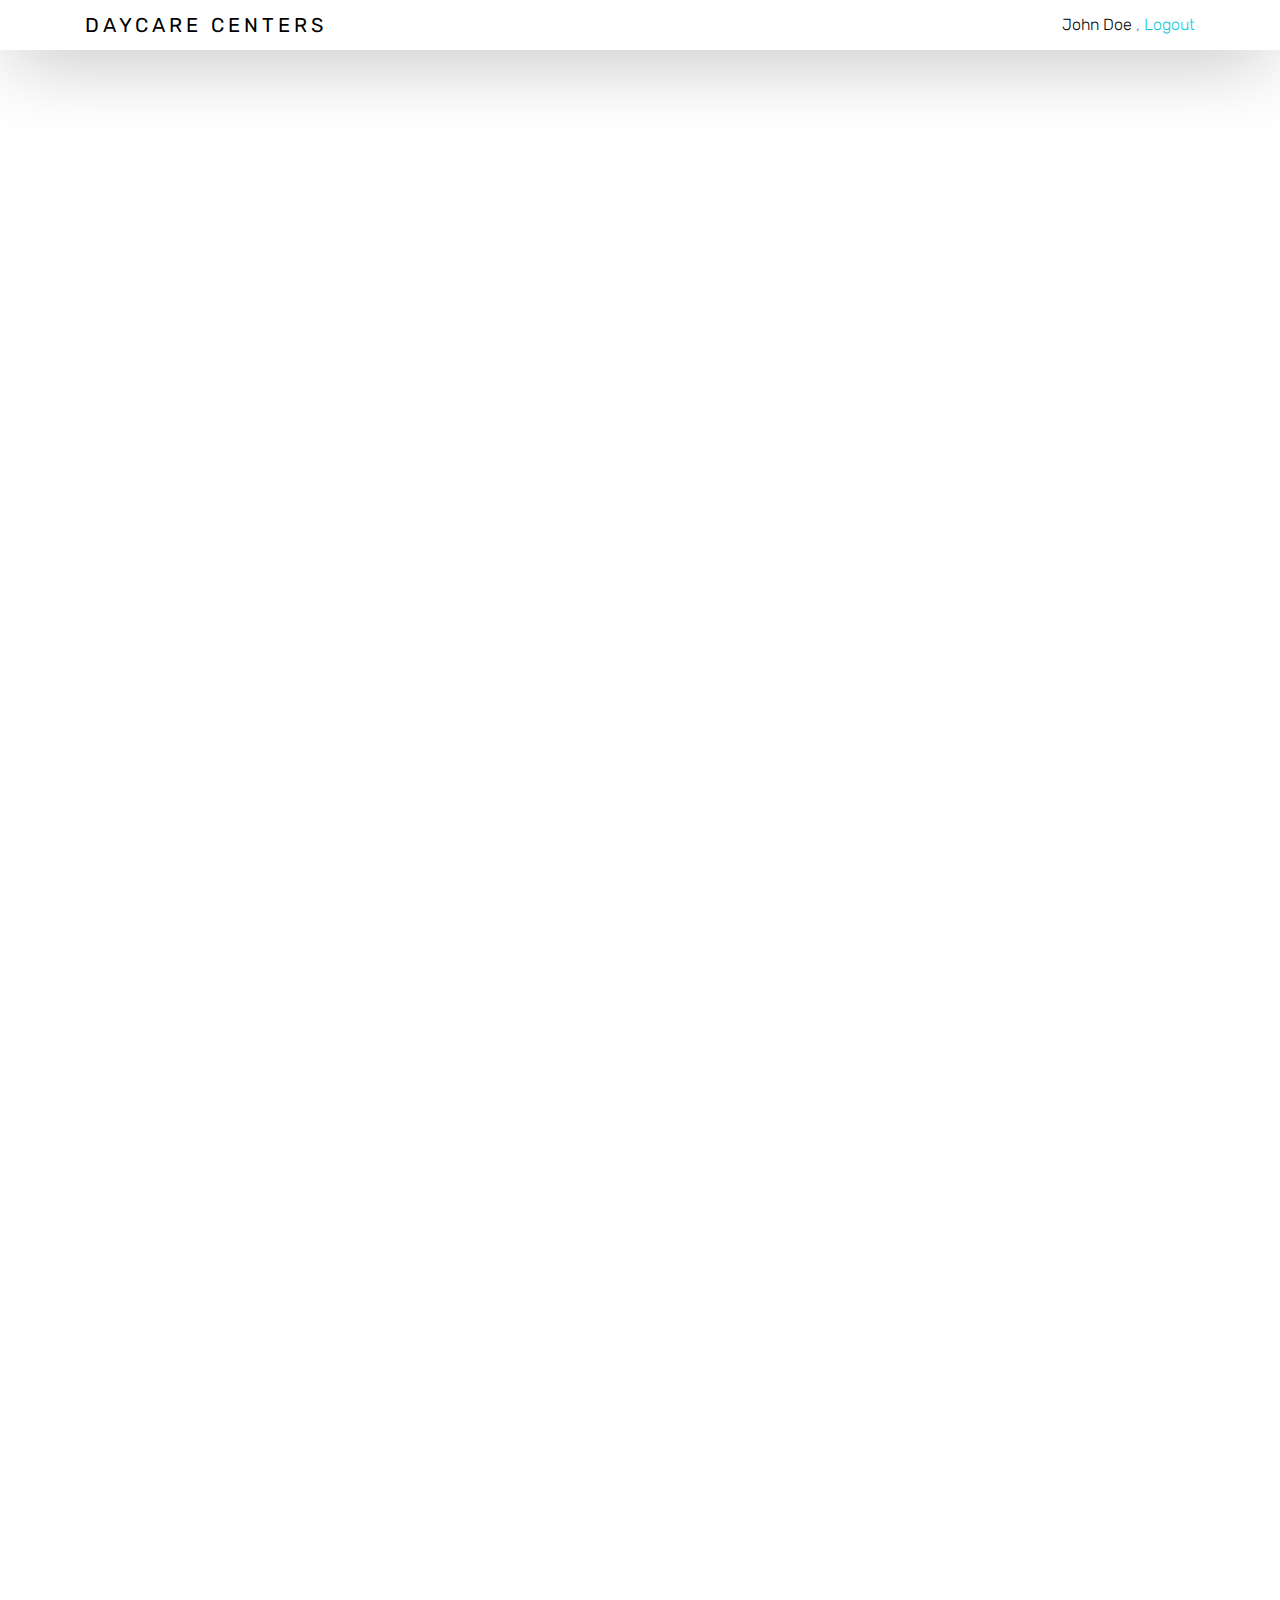
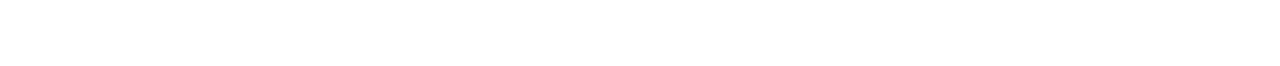
<file: employee_hp.html>
<!doctype html>
<html lang="en">
  <head>
    <title>DayCare Center Toronto</title>
    <meta charset="utf-8">
    <meta name="viewport" content="width=device-width, initial-scale=1, shrink-to-fit=no">

    <link href="https://fonts.googleapis.com/css?family=Rubik:300,400,500" rel="stylesheet">

    <link rel="stylesheet" href="css/bootstrap.css">
    <link rel="stylesheet" href="css/animate.css">
    <link rel="stylesheet" href="css/owl.carousel.min.css">

    <link rel="stylesheet" href="fonts/ionicons/css/ionicons.min.css">
    <link rel="stylesheet" href="fonts/fontawesome/css/font-awesome.min.css">
    <link rel="stylesheet" href="fonts/flaticon/font/flaticon.css">
    <link rel="stylesheet" href="css/magnific-popup.css">

    <!-- Theme Style -->
    <link rel="stylesheet" href="css/style.css">
  </head>
  <body>
    
    <header role="banner">
     
      <nav class="navbar navbar-expand-lg navbar-light bg-light">
        <div class="container">
          <a class="navbar-brand absolute" href="index.html">DayCare Centers</a>
          <button class="navbar-toggler" type="button" data-toggle="collapse" data-target="#navbarsExample05" aria-controls="navbarsExample05" aria-expanded="false" aria-label="Toggle navigation">
            <span class="navbar-toggler-icon"></span>
          </button>

          <div class="collapse navbar-collapse navbar-light" id="navbarsExample05">
            <ul class="navbar-nav absolute-right">
              <li>
                <a style="color:black">John Doe</a> , <a href="register.html">Logout</a>
              </li>
            </ul>
          </div>
        </div>
      </nav>
    </header>
    <!-- END header -->

    <section class="site-section element-animate">
      <div class="container">
        <br>
        <br>
        <p style="color: black; font-weight: bold; font-size: 16pt;">Infants. Age: 0 to 18 months</p>
        <table>
          <tr>
            <th>Name</th>
            <th>DOB</th>
            <th>Email</th>
            <th>Phone Number</th>
          </tr>
          <tr>
            <td>Richard Stewart</td>
            <td>6/12/2017</td>
            <td>r.stewart@gmail.com</td>
            <td>(474) 383-8253</td>
          </tr>
          <tr>
            <td>Elizabeth Christy</td>
            <td>9/29/2017</td>
            <td>e.christy@gmail.com</td>
            <td>(506) 915-2778</td>
          </tr>
          <tr>
            <td>Joan Tatel</td>
            <td>11/3/2017</td>
            <td>Joan_Tatel@gmail.com</td>
            <td>(783) 594-7660</td>
          </tr>
          <tr>
            <td>Robert Hector</td>
            <td>8/7/2017</td>
            <td>Robert_Hector@gmail.com</td>
            <td>(908) 327-0016</td>
          </tr>
          <tr>
            <td>Vito Jameson</td>
            <td>4/20/2018</td>
            <td>Vito_Jameson@gmail.com</td>
            <td>(683) 652-3354</td>
          </tr>
          <tr>
            <td>Earl Neal</td>
            <td>4/11/2018</td>
            <td>Earl_Neal@gmail.com</td>
            <td>(220) 284-3103</td>
          </tr>
        </table>
        <br>
        <button class="search-submit btn btn-primary">
          <a style="color:black" href="">Edit</a>
        </button>
      </div>

      <div class="container">
        <br>
        <br>
        <p style="color: black; font-weight: bold; font-size: 16pt;">Todelors. Age: 18 to 30 months</p>
        <table>
          <tr>
            <th>Name</th>
            <th>DOB</th>
            <th>Email</th>
            <th>Phone Number</th>
          </tr>
          <tr>
            <td>Patricia Chavez</td>
            <td>8/20/2017</td>
            <td>Patricia_Chavez@gmail.com</td>
            <td>(878) 977-8174</td>
          </tr>
          <tr>
            <td>Ryan Morales</td>
            <td>1/26/2017</td>
            <td>Ryan_Morales@gmail.com</td>
            <td>(415) 822-8454</td>
          </tr>
          <tr>
            <td>Ruth Valentin</td>
            <td>1/19/2017</td>
            <td>Ruth_Valentin@gmail.com</td>
            <td>(968) 365-1305</td>
          </tr>
          <tr>
            <td>Gary White</td>
            <td>5/20/2017</td>
            <td>Gary_White@gmail.com</td>
            <td>(258) 546-7366</td>
          </tr>
          <tr>
            <td>Geraldine Chancey</td>
            <td>6/19/2017</td>
            <td>Geraldine_Chancey@gmail.com</td>
            <td>(766) 721-2539</td>
          </tr>
          <tr>
            <td>Robert Powell</td>
            <td>7/13/2017</td>
            <td>Robert_Powell@gmail.com</td>
            <td>(362) 963-1486</td>
          </tr>
        </table>
        <br>
        <button class="search-submit btn btn-primary">
          <a style="color:black" href="">Edit</a>
        </button>
      </div>

      <div class="container">
        <br>
        <br>
        <p style="color: black; font-weight: bold; font-size: 16pt;">Pre-school. Age: 30 to 48 months</p>
        <table>
          <tr>
            <th>Name</th>
            <th>DOB</th>
            <th>Email</th>
            <th>Phone Number</th>
          </tr>
          <tr>
            <td>Charles Jackson</td>
            <td>8/19/2016</td>
            <td>Charles_Jackson@gmail.com</td>
            <td>(709) 541-8263</td>
          </tr>
          <tr>
            <td>Walker Townsley</td>
            <td>9/18/2015</td>
            <td>Walker_Townsley@gmail.com</td>
            <td>(580) 723-3661</td>
          </tr>
          <tr>
            <td>Naomi Smiley</td>
            <td>8/11/2015</td>
            <td>Naomi_Smiley@gmail.com</td>
            <td>(783) 594-7660</td>
          </tr>
          <tr>
            <td>Peggy Brady</td>
            <td>3/31/2015</td>
            <td>Peggy_Brady@gmail.com</td>
            <td>(595) 717-6228</td>
          </tr>
          <tr>
            <td>Lorenzo Dias</td>
            <td>8/18/2015</td>
            <td>Lorenzo_Dias@gmail.com</td>
            <td>(808) 660-4247</td>
          </tr>
          <tr>
            <td>David Miers</td>
            <td>8/17/2015</td>
            <td>David_Miers@gmail.com</td>
            <td>(953) 735-5677</td>
          </tr>
        </table>
        <br>
        <button class="search-submit btn btn-primary">
          <a style="color:black" href="">Edit</a>
        </button>
      </div>
    </section>
    
    <!-- loader -->
    <div id="loader" class="show fullscreen"><svg class="circular" width="48px" height="48px"><circle class="path-bg" cx="24" cy="24" r="22" fill="none" stroke-width="4" stroke="#eeeeee"/><circle class="path" cx="24" cy="24" r="22" fill="none" stroke-width="4" stroke-miterlimit="10" stroke="#f4b214"/></svg></div>

    <script src="js/jquery-3.2.1.min.js"></script>
    <script src="js/jquery-migrate-3.0.0.js"></script>
    <script src="js/popper.min.js"></script>
    <script src="js/bootstrap.min.js"></script>
    <script src="js/owl.carousel.min.js"></script>
    <script src="js/jquery.waypoints.min.js"></script>
    <script src="js/jquery.stellar.min.js"></script>
    <script src="js/jquery.animateNumber.min.js"></script>
    
    <script src="js/jquery.magnific-popup.min.js"></script>

    <script src="js/main.js"></script>
  </body>
</html>
</file>
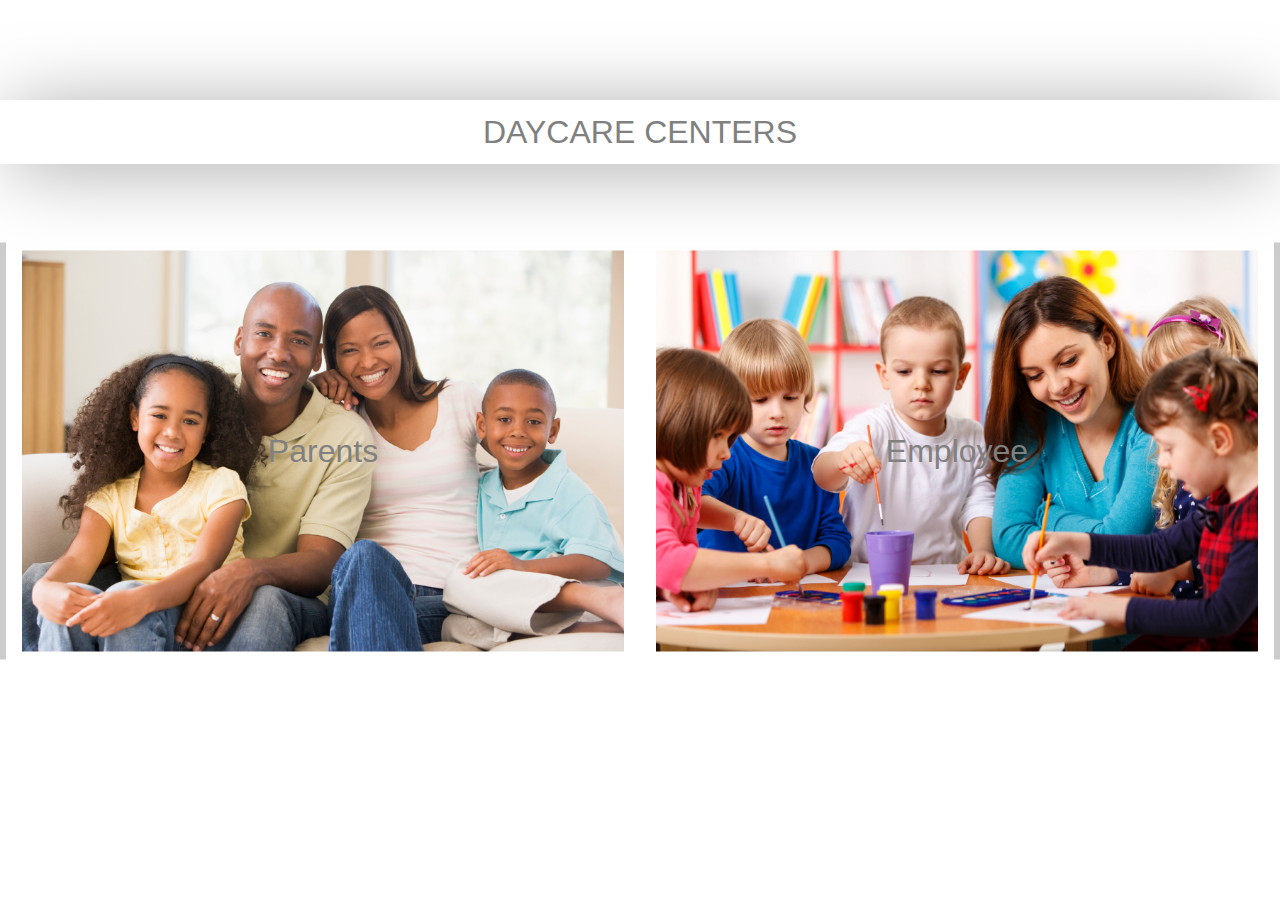
<file: HomePage.html>
<!DOCTYPE html>
<html>
<title>Home Page</title>
<meta charset="UTF-8">
<meta name="viewport" content="width=device-width, initial-scale=1">
<link rel="stylesheet" href="https://www.w3schools.com/w3css/4/w3.css">

<link rel="stylesheet" href="https://fonts.googleapis.com/css?family=Raleway">
<link rel="stylesheet" type="text/css" href="css/MainCSS.css">

</head>

<style>
img {
    opacity: 1;
}
</style>

</head> 

<body>
   <header role="banner">
     
      <nav class="heading">
        <div class="container"><p><font size="6">DAYCARE CENTERS</font></div>
      </nav>
    </header>

<table style="width:100%; height: auto; border-collapse : collapse; padding: 0px;" align="center" cellpadding="0" cellspacing="0">
    <tr style="position: relative; top: 50%; transform: translateY(15%);">
      <td>
       <form action="index.html">
    <button type="submit" class="w3-button w3-hover-white w3-ripple w3-border-0 w3-leftbar w3-left"><div class="w3-display-container"><img src="parents.jpg" style= "width:100%;height:auto;">
  <div class="w3-display-middle w3-container" style="font-size: xx-large;">Parents</div>
</div>
    </button>
       </form> 
      </td>
   <td>
<form action="login.html">
    <button type="submit" class="w3-button w3-hover-white w3-ripple w3-border-0 w3-rightbar w3-rightbar"><div class="w3-display-container"><img src="emp.jpg" style= "width:100%;height:auto;">
  <div class="w3-display-middle w3-container" style="font-size: xx-large;">Employee</div>
    </button>
</form> 
</td>
</tr>
  </table>
  </div>





</body>
</html>
</file>
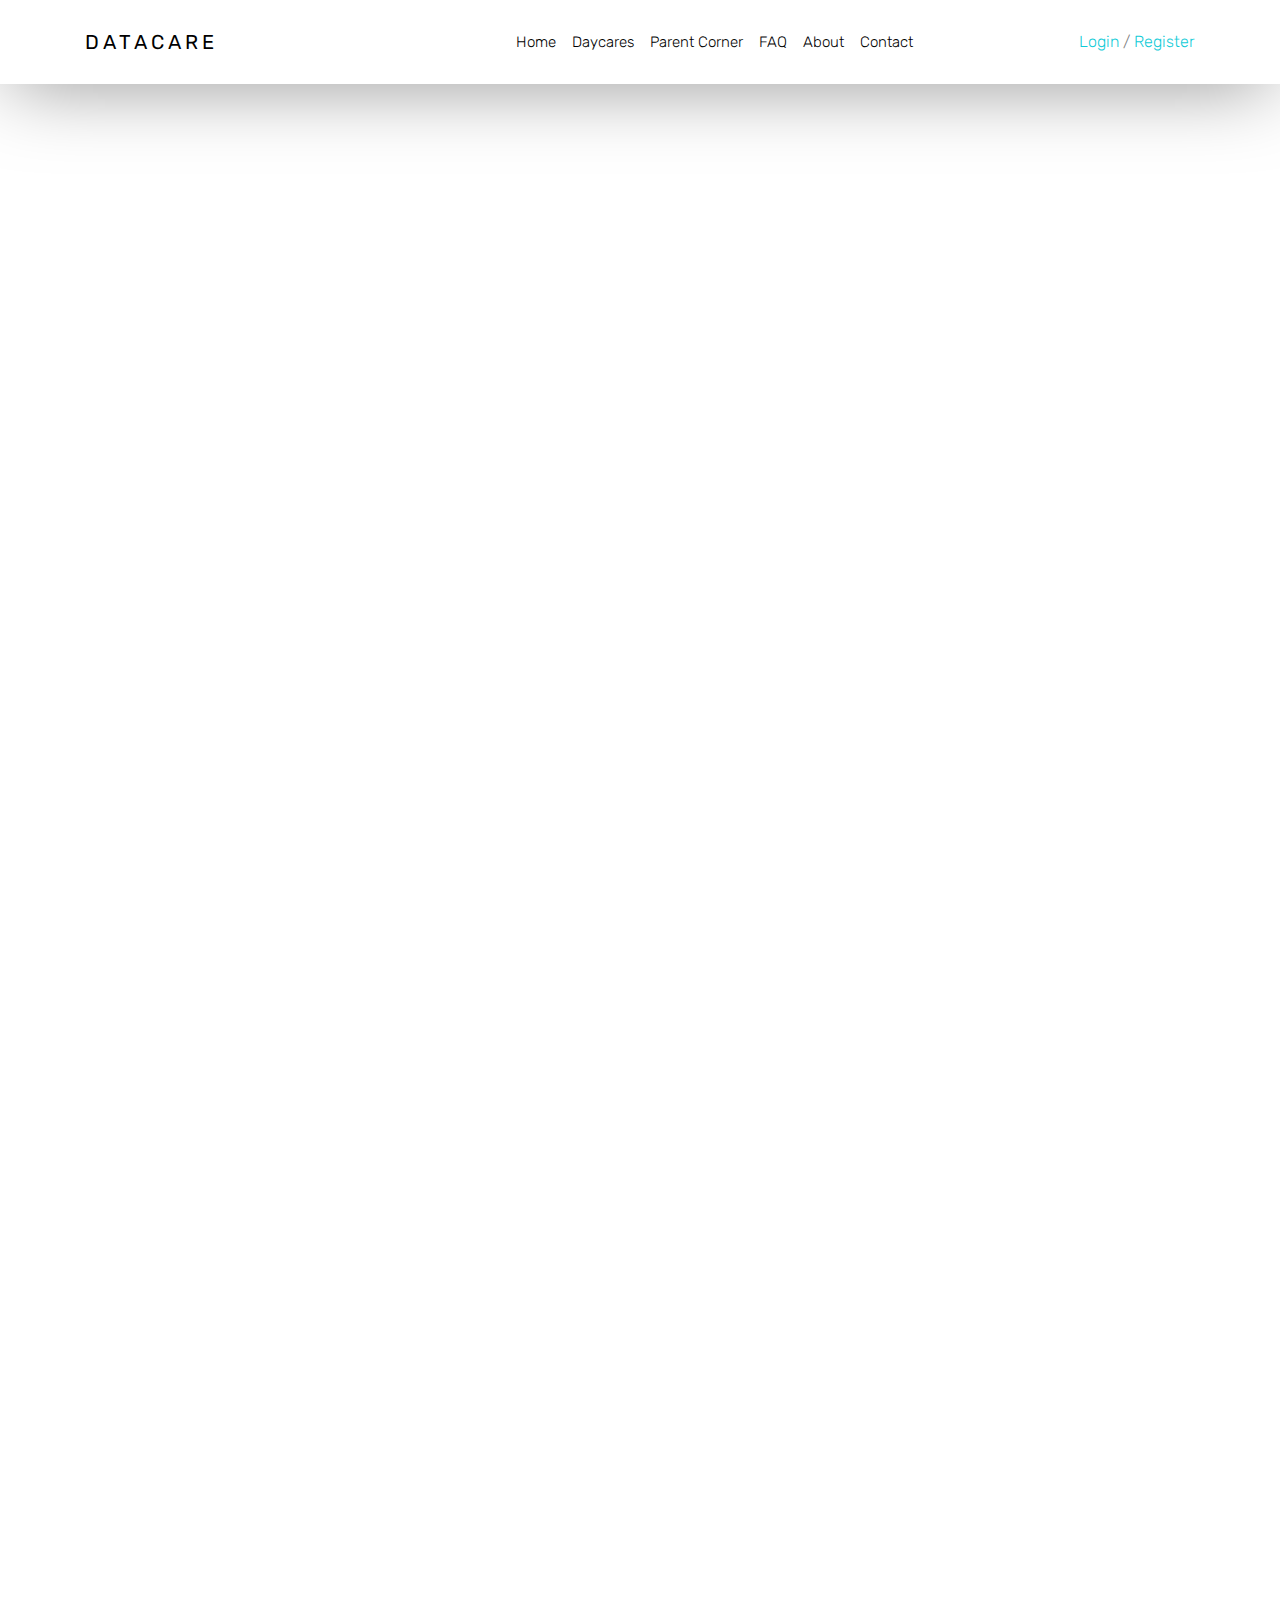
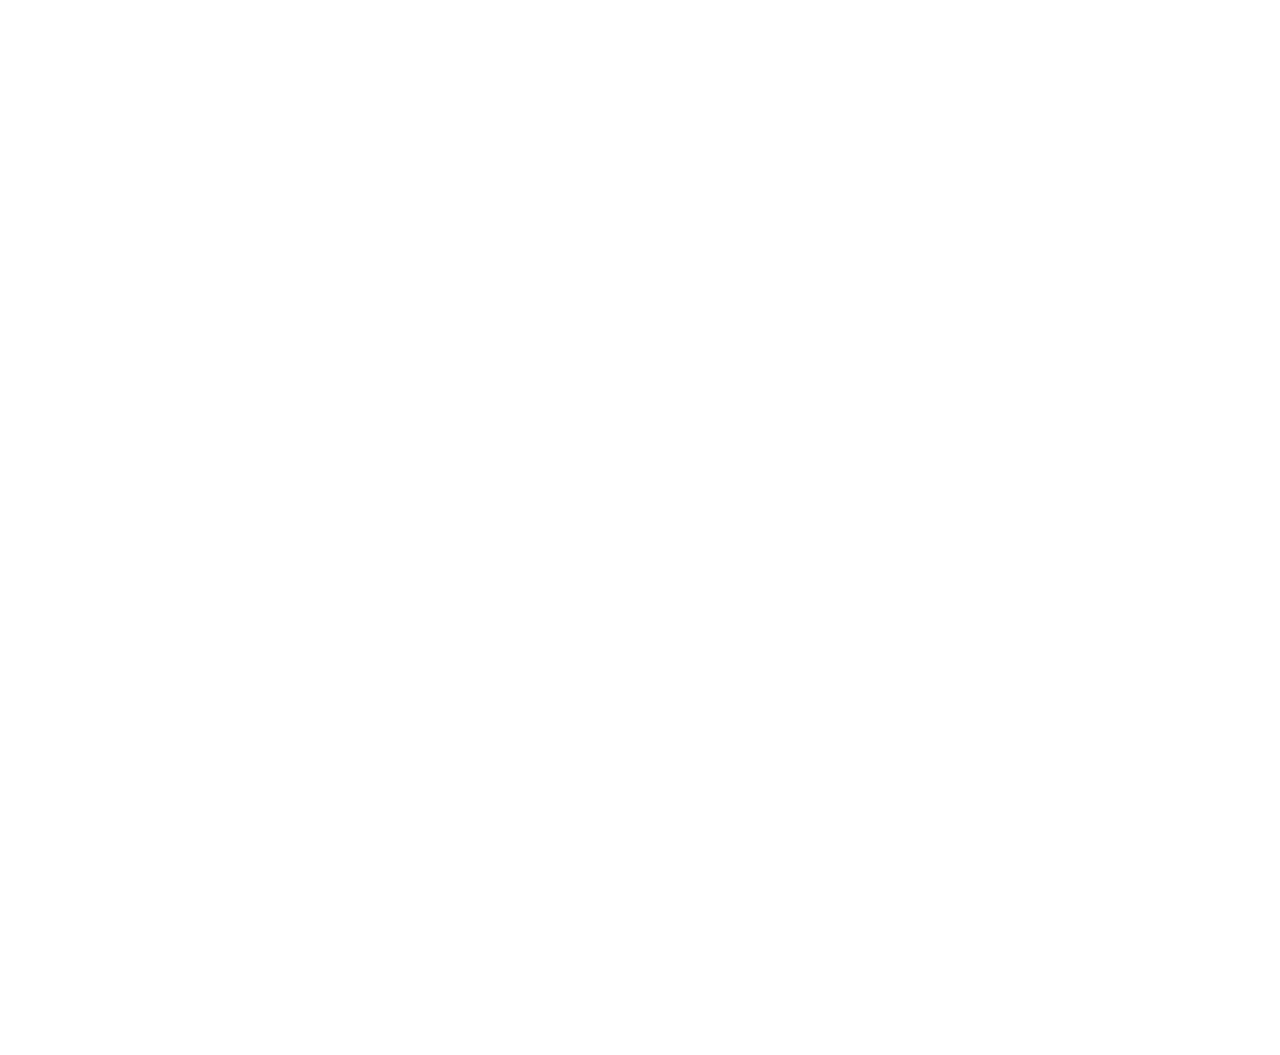
<file: results.html>
<!doctype html>
<html lang="en">
  <head>
    <title>DayCare Center Toronto</title>
    <meta charset="utf-8">
    <meta name="viewport" content="width=device-width, initial-scale=1, shrink-to-fit=no">

    <link href="https://fonts.googleapis.com/css?family=Rubik:300,400,500" rel="stylesheet">

    <link rel="stylesheet" href="css/bootstrap.css">
    <link rel="stylesheet" href="css/animate.css">
    <link rel="stylesheet" href="css/owl.carousel.min.css">

    <link rel="stylesheet" href="fonts/ionicons/css/ionicons.min.css">
    <link rel="stylesheet" href="fonts/fontawesome/css/font-awesome.min.css">
    <link rel="stylesheet" href="fonts/flaticon/font/flaticon.css">

    <!-- Theme Style -->
    <link rel="stylesheet" href="css/style.css">
  </head>
  <body>
    
    <header role="banner">
     
      <nav class="navbar navbar-expand-lg navbar-light bg-light">
        <div class="container">
          <a class="navbar-brand absolute" href="index.html">Datacare</a>
          <button class="navbar-toggler" type="button" data-toggle="collapse" data-target="#navbarsExample05" aria-controls="navbarsExample05" aria-expanded="false" aria-label="Toggle navigation">
            <span class="navbar-toggler-icon"></span>
          </button>

           <div class="collapse navbar-collapse navbar-light" id="navbarsExample05">
            <ul class="navbar-nav mx-auto">
              <li class="nav-item">
                <a class="nav-link active" href="index.html">Home</a>
              </li>
              <li class="nav-item">
                <a class="nav-link" href="">Daycares</a>
              </li>
              <li class="nav-item">
                <a class="nav-link" href="">Parent Corner</a>
              </li>
              <li class="nav-item">
                <a class="nav-link" href="">FAQ</a>
              </li>
              <li class="nav-item">
                <a class="nav-link" href="">About</a>
              </li>
              <li class="nav-item">
                <a class="nav-link" href="">Contact</a>
              </li>
            </ul>
            <ul class="navbar-nav absolute-right">
              <li>
                <a href="login.html">Login</a> / <a href="register.html">Register</a>
              </li>
            </ul>
          </div>
        </div>
      </nav>
    </header>
    <!-- END header -->

    <!--<section class="site-hero site-sm-hero overlay" data-stellar-background-ratio="0.5" style="background-image: url(images/big_image_2.jpg);">
      <div class="container">
        <div class="row align-items-center justify-content-center site-hero-sm-inner">
          <div class="col-md-7 text-center">
  
            <div class="mb-5 element-animate">
              <h1 class="mb-2">About Us</h1>
              <p class="bcrumb"><a href="index.html">Home</a> <span class="sep ion-android-arrow-dropright px-2"></span>  <span class="current">About Us</span></p>
            </div>
            
          </div>
        </div>
      </div>
    </section>-->
    <!-- END section -->
    <div class="container">
        <div class="row align-items-center justify-content-center site-hero-inner">
          <div class="col-md-10">
  
            <div class="mb-5 element-animate">
              <div class="block-17">
                <h2 class="heading text-center mb-4">Find Suitable Daycares Near You</h2>
                <form action="" method="post" class="d-block d-lg-flex mb-4">
                  <div class="fields d-block d-lg-flex">
                    <div>
                      <input type="text" class="form-control" placeholder="Enter Postal Code...">
                    </div>
                    <div class="select-wrap one-third">
                      <div class="icon">
                        <span class="ion-ios-arrow-down"></span>
                      </div>
                      <select name="" id="search_child" class="form-control">
                        <option value="">Child's Age</option>
                        <option value="">0 to 18 months</option>
                        <option value="">18 to 30 months</option>
                        <option value="">30 to 48 months</option>
                      </select>
                    </div>
                  </div>
                  <button class="search-submit btn btn-primary">
                    <a style="color:black" href="results.html">Search</a>
                  </button>
                </form>
                <!--<p class="text-center mb-5">We have more than 500 courses to improve your skills</p> -->
                <!--<p class="text-center"><a href="#" class="btn py-3 px-5">Register Now</a></p>-->
              </div>
            </div>
            
          </div>
        </div>
      </div>

    <div class="mapouter" align="center">
      <div class="gmap_canvas" align="center">
        <iframe width="1073" height="500" id="gmap_canvas" src="https://maps.google.com/maps?q=toronto&t=&z=13&ie=UTF8&iwloc=&output=embed" frameborder="0" scrolling="no" marginheight="0" marginwidth="0">
        </iframe>
      </div>
      <style>
    .mapouter{text-align:right;height:500px;width:1073px;}.gmap_canvas {overflow:hidden;background:none!important;height:500px;width:1073px;}
      </style>
    </div>
    <br>
    <section class="site-section pt-3 element-animate">
      <div class="container">
        <div class="row justify-content-center mb-5 element-animate">
          <div class="col-md-7 text-center section-heading">
            <div class="mb-5 element-animate">
              <p class="bcrumb"><a href="index.html">Home</a> <span class="sep ion-android-arrow-dropright px-2"></span>  <span class="current">Search results</span></p>
            </div>
          </div>
          <div class="col-md-7 text-center section-heading">
            <p style="color: black; font-weight: bold; font-size: 16pt;">Toronto: 4 Daycares found.</p>
          </div>
          </div>
        </div>
   <div class="site-section bg-light">
      <div class="container">
        <div class="row">
          
          <div class="col-md-6 col-lg-8 order-md-2">
            <div class="row">
              <div class="col-md-12 col-lg-6 mb-5">
                <div class="block-19">
                  <figure>
                    <a href="course-single.html"><img src="images/dc1.jpg" alt="Image" class="img-fluid"></a>
                  </figure>
                    <div class="text">
                      <h2 class="heading"><a href="#">Building Blocks Day Care</a></h2>
                      <p class="mb-4">Lorem ipsum dolor sit amet consectetur adipisicing elit. Suscipit qui neque sint eveniet tempore sapiente.</p>
                      <div class="meta d-flex align-items-center">
                        <div class="number">
                          <span>150$</span>
                        </div>
                        <div class="price text-right"><button class="search-submit btn btn-primary">Register</button></div>
                      </div>
                    </div>
                  </div>
                
              </div>
              <div class="col-md-12 col-lg-6 mb-5">
                <div class="block-19">
                  <figure>
                    <a href="course-single.html"><img src="images/dc2.jpg" alt="Image" class="img-fluid"></a>
                  </figure>
                    <div class="text">
                      <h2 class="heading"><a href="#">Day Care 2</a></h2>
                      <p class="mb-4">Lorem ipsum dolor sit amet consectetur adipisicing elit. Suscipit qui neque sint eveniet tempore sapiente.</p>
                      <div class="meta d-flex align-items-center">
                        <div class="number">
                          <span>100$</span>
                        </div>
                        <div class="price text-right"><button class="search-submit btn btn-primary">Add to wait list</button></div>
                      </div>
                    </div>
                  </div>
                
              </div>
              <div class="col-md-12 col-lg-6 mb-5">
                
                  <div class="block-19">
                    <figure>
                      <a href="course-single.html"><img src="images/dc3.jpg" alt="Image" class="img-fluid"></a>
                    </figure>
                    <div class="text">
                      <h2 class="heading"><a href="#">Daycare 3</a></h2>
                      <p class="mb-4">Lorem ipsum dolor sit amet consectetur adipisicing elit. Suscipit qui neque sint eveniet tempore sapiente.</p>
                      <div class="meta d-flex align-items-center">
                        <div class="number">
                          <span>100$</span>
                        </div>
                        <div class="price text-right"><button class="search-submit btn btn-primary">Add to wait list</button></div>
                      </div>
                    </div>
                  </div>
                </div>
              <div class="col-md-12 col-lg-6 mb-5">
                <div class="block-19">
                  <figure>
                    <a href="course-single.html"><img src="images/dc4.jpg" alt="Image" class="img-fluid"></a>
                  </figure>
                  <div class="text">
                    <h2 class="heading"><a href="#">Daycare 4</a></h2>
                    <p class="mb-4">Lorem ipsum dolor sit amet consectetur adipisicing elit. Suscipit qui neque sint eveniet tempore sapiente.</p>
                    <div class="meta d-flex align-items-center">
                      <div class="number">
                        <span>100$</span>
                      </div>
                      <div class="price text-right"><button class="search-submit btn btn-primary">Add to wait list</button></span></div>
                    </div>
                  </div>
                </div>
              </div>
            </div>
          </div>
          <!-- END content -->
          <div class="col-md-6 col-lg-4 order-md-1">

            <div class="block-24 mb-5">
              <h3 class="heading">Categories</h3>
              <ul>
                <li><a href="#">Private <span>1</span></a></li>
                <li><a href="#">Non-profit <span>2</span></a></li>
                <li><a href="#">Public <span>1</span></a></li>
              </ul>
            </div>

            <div class="block-25 mb-5">
              <div class="heading">Recent Openings</div>
              <ul>
                <li>
                  <a href="#" class="d-flex">
                    <figure class="image mr-3">
                      <img src="images/dc1_b.jpg" alt="" class="img-fluid">
                    </figure>
                    <div class="text">
                      <h3 class="heading">Esprit Daycare</h3>
                      <span class="meta">$100</span>
                    </div>
                  </a>
                </li>
              </ul>
            </div>
          </div>
          <!-- END Sidebar -->
        </div>
      </div>

    <footer class="site-footer">
      <div class="container">
        <div class="row mb-5">
          <div class="col-md-6 col-lg-3 mb-5 mb-lg-0">
            <h3>Daycare Centers</h3>
            <p>Perferendis eum illum voluptatibus dolore tempora consequatur minus asperiores temporibus.</p>
          </div>
          <div class="col-md-6 col-lg-3 mb-5 mb-lg-0">
            <h3 class="heading">Quick Link</h3>
            <div class="row">
              <div class="col-md-6">
                <ul class="list-unstyled">
                  <li><a href="#">Home</a></li>
                  <li><a href="#">About Us</a></li>
                  <li><a href="#">Courses</a></li>
                  <li><a href="#">Pages</a></li>
                </ul>
              </div>
              <div class="col-md-6">
                <ul class="list-unstyled">
                  <li><a href="#">News</a></li>
                  <li><a href="#">Support</a></li>
                  <li><a href="#">Contact</a></li>
                  <li><a href="#">Privacy</a></li>
                </ul>
              </div>
            </div>
          </div>
          <div class="col-md-6 col-lg-3 mb-5 mb-lg-0">
            <h3 class="heading">Blog</h3>
            <div class="block-21 d-flex mb-4">
              <div class="text">
                <h3 class="heading mb-0"><a href="#">Consectetur Adipisicing Elit</a></h3>
                <div class="meta">
                  <div><a href="#"><span class="ion-android-calendar"></span> May 29, 2018</a></div>
                  <div><a href="#"><span class="ion-android-person"></span> Admin</a></div>
                  <div><a href="#"><span class="ion-chatbubble"></span> 19</a></div>
                </div>
              </div>
            </div>  
            <div class="block-21 d-flex mb-4">
              <div class="text">
                <h3 class="heading mb-0"><a href="#">Dolore Tempora Consequatur</a></h3>
                <div class="meta">
                  <div><a href="#"><span class="ion-android-calendar"></span> May 29, 2018</a></div>
                  <div><a href="#"><span class="ion-android-person"></span> Admin</a></div>
                  <div><a href="#"><span class="ion-chatbubble"></span> 19</a></div>
                </div>
              </div>
            </div>  
            <div class="block-21 d-flex mb-4">
              <div class="text">
                <h3 class="heading mb-0"><a href="#">Perferendis eum illum</a></h3>
                <div class="meta">
                  <div><a href="#"><span class="ion-android-calendar"></span> May 29, 2018</a></div>
                  <div><a href="#"><span class="ion-android-person"></span> Admin</a></div>
                  <div><a href="#"><span class="ion-chatbubble"></span> 19</a></div>
                </div>
              </div>
            </div>  
          </div>
          <div class="col-md-6 col-lg-3 mb-5 mb-lg-0">
            <h3 class="heading">Contact Information</h3>
            <div class="block-23">
              <ul>
                <li><span class="icon ion-android-pin"></span><span class="text">203 Fake St. Mountain View, San Francisco, California, USA</span></li>
                <li><a href="#"><span class="icon ion-ios-telephone"></span><span class="text">+2 392 3929 210</span></a></li>
                <li><a href="#"><span class="icon ion-android-mail"></span><span class="text">info@yourdomain.com</span></a></li>
                <li><span class="icon ion-android-time"></span><span class="text">Monday &mdash; Friday 8:00am - 5:00pm</span></li>
              </ul>
            </div>
          </div>
        </div>
        <div class="row pt-5">
          <div class="col-md-12 text-center copyright">
            
            <p class="float-md-left"><!-- Link back to Colorlib can't be removed. Template is licensed under CC BY 3.0. -->
Copyright &copy;<script>document.write(new Date().getFullYear());</script> All rights reserved | This template is made with <i class="fa fa-heart" aria-hidden="true"></i> by <a href="https://colorlib.com" target="_blank" class="text-primary">Colorlib</a>
<!-- Link back to Colorlib can't be removed. Template is licensed under CC BY 3.0. --></p>
            <p class="float-md-right">
              <a href="#" class="fa fa-facebook p-2"></a>
              <a href="#" class="fa fa-twitter p-2"></a>
              <a href="#" class="fa fa-linkedin p-2"></a>
              <a href="#" class="fa fa-instagram p-2"></a>

            </p>
          </div>
        </div>
      </div>
    </footer>
    <!-- END footer -->
    
    <!-- loader -->
    <div id="loader" class="show fullscreen"><svg class="circular" width="48px" height="48px"><circle class="path-bg" cx="24" cy="24" r="22" fill="none" stroke-width="4" stroke="#eeeeee"/><circle class="path" cx="24" cy="24" r="22" fill="none" stroke-width="4" stroke-miterlimit="10" stroke="#f4b214"/></svg></div>

    <script src="js/jquery-3.2.1.min.js"></script>
    <script src="js/jquery-migrate-3.0.0.js"></script>
    <script src="js/popper.min.js"></script>
    <script src="js/bootstrap.min.js"></script>
    <script src="js/owl.carousel.min.js"></script>
    <script src="js/jquery.waypoints.min.js"></script>
    <script src="js/jquery.stellar.min.js"></script>
    <script src="js/jquery.animateNumber.min.js"></script>

    <script src="js/main.js"></script>
  </body>
</html>
</file>
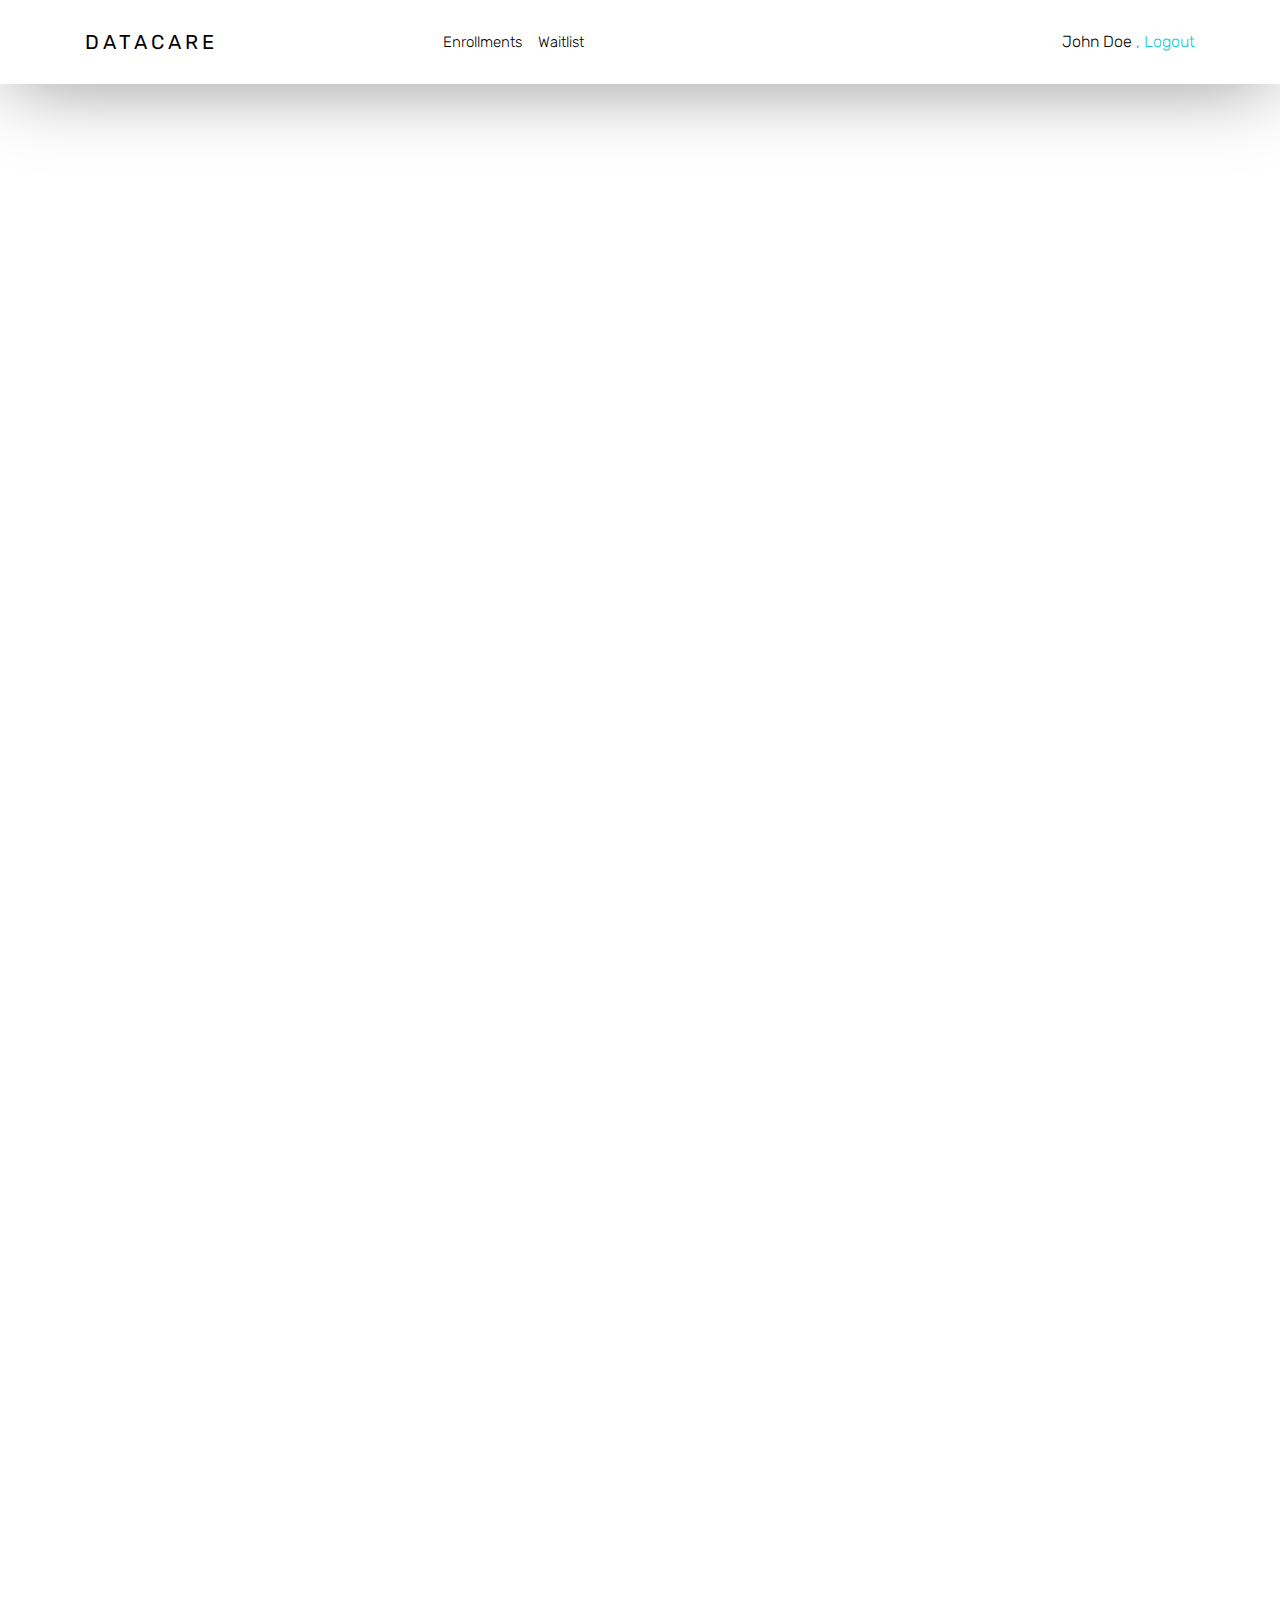
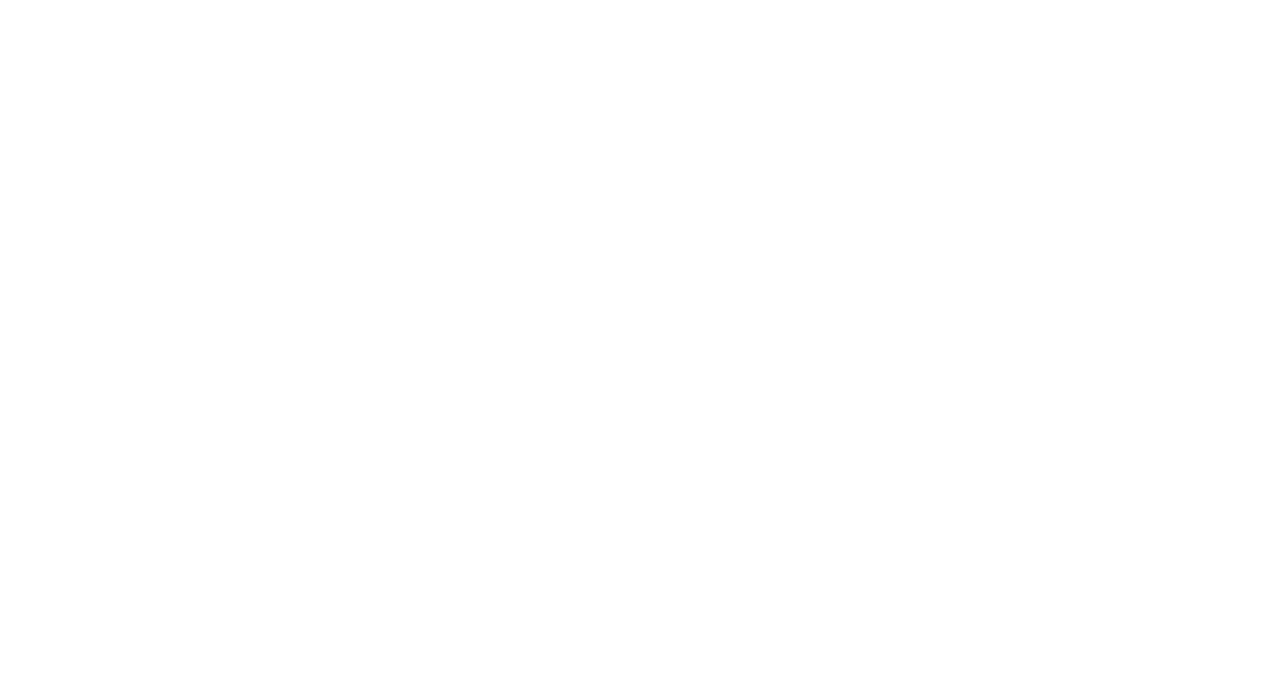
<file: waitlist.html>
<!doctype html>
<html lang="en">
  <head>
    <title>DayCare Center Toronto</title>
    <meta charset="utf-8">
    <meta name="viewport" content="width=device-width, initial-scale=1, shrink-to-fit=no">

    <link href="https://fonts.googleapis.com/css?family=Rubik:300,400,500" rel="stylesheet">

    <link rel="stylesheet" href="css/bootstrap.css">
    <link rel="stylesheet" href="css/animate.css">
    <link rel="stylesheet" href="css/owl.carousel.min.css">

    <link rel="stylesheet" href="fonts/ionicons/css/ionicons.min.css">
    <link rel="stylesheet" href="fonts/fontawesome/css/font-awesome.min.css">
    <link rel="stylesheet" href="fonts/flaticon/font/flaticon.css">
    <link rel="stylesheet" href="css/magnific-popup.css">

    <!-- Theme Style -->
    <link rel="stylesheet" href="css/style.css">
  </head>
  <body>
    
    <header role="banner">
     
      <nav class="navbar navbar-expand-lg navbar-light bg-light">
        <div class="container">
          <a class="navbar-brand absolute" href="index.html">Datacare</a>
          <button class="navbar-toggler" type="button" data-toggle="collapse" data-target="#navbarsExample05" aria-controls="navbarsExample05" aria-expanded="false" aria-label="Toggle navigation">
            <span class="navbar-toggler-icon"></span>
          </button>

          <div class="collapse navbar-collapse navbar-light" id="navbarsExample05">
            <ul class="navbar-nav mx-auto">
              <li class="nav-item">
                <a class="nav-link active" href="results.html">Enrollments</a>
              </li>
              <li class="nav-item">
                <a class="nav-link" class="nav-link active" href="waitlist.html">Waitlist</a>
              </li>
            </ul>
          </div>

          <div class="collapse navbar-collapse navbar-light" id="navbarsExample05">
            <ul class="navbar-nav absolute-right">
              <li>
                <a style="color:black">John Doe</a> , <a href="register.html">Logout</a>
              </li>
            </ul>
          </div>
        </div>
      </nav>
    </header>
    <!-- END header -->

    <section class="site-section element-animate">
      <div class="container">
        <br>
        <br>
        <p style="color: black; font-weight: bold; font-size: 16pt;">Infants. Age: 0 to 18 months</p>
        <table>
          <tr>
            <th>Name</th>
            <th>DOB</th>
            <th>Email</th>
            <th>Phone Number</th>
          </tr>
          <tr>
            <td>Richard Stewart</td>
            <td>6/12/2017</td>
            <td>r.stewart@gmail.com</td>
            <td>(474) 383-8253</td>
          </tr>
          <tr>
            <td>Elizabeth Christy</td>
            <td>9/29/2017</td>
            <td>e.christy@gmail.com</td>
            <td>(506) 915-2778</td>
          </tr>
          <tr>
            <td>Joan Tatel</td>
            <td>11/3/2017</td>
            <td>Joan_Tatel@gmail.com</td>
            <td>(783) 594-7660</td>
          </tr>
          <tr>
            <td>Robert Hector</td>
            <td>8/7/2017</td>
            <td>Robert_Hector@gmail.com</td>
            <td>(908) 327-0016</td>
          </tr>
          <tr>
            <td>Vito Jameson</td>
            <td>4/20/2018</td>
            <td>Vito_Jameson@gmail.com</td>
            <td>(683) 652-3354</td>
          </tr>
          <tr>
            <td>Earl Neal</td>
            <td>4/11/2018</td>
            <td>Earl_Neal@gmail.com</td>
            <td>(220) 284-3103</td>
          </tr>
          <tr>
            <td>Patricia Chavez</td>
            <td>8/20/2017</td>
            <td>Patricia_Chavez@gmail.com</td>
            <td>(878) 977-8174</td>
          </tr>
          <tr>
            <td>Ryan Morales</td>
            <td>1/26/2017</td>
            <td>Ryan_Morales@gmail.com</td>
            <td>(415) 822-8454</td>
          </tr>
          <tr>
            <td>Ruth Valentin</td>
            <td>1/19/2017</td>
            <td>Ruth_Valentin@gmail.com</td>
            <td>(968) 365-1305</td>
          </tr>
          <tr>
            <td>Gary White</td>
            <td>5/20/2017</td>
            <td>Gary_White@gmail.com</td>
            <td>(258) 546-7366</td>
          </tr>
          <tr>
            <td>Geraldine Chancey</td>
            <td>6/19/2017</td>
            <td>Geraldine_Chancey@gmail.com</td>
            <td>(766) 721-2539</td>
          </tr>
          <tr>
            <td>Robert Powell</td>
            <td>7/13/2017</td>
            <td>Robert_Powell@gmail.com</td>
            <td>(362) 963-1486</td>
          </tr>
          <tr>
            <td>Charles Jackson</td>
            <td>8/19/2016</td>
            <td>Charles_Jackson@gmail.com</td>
            <td>(709) 541-8263</td>
          </tr>
          <tr>
            <td>Walker Townsley</td>
            <td>9/18/2015</td>
            <td>Walker_Townsley@gmail.com</td>
            <td>(580) 723-3661</td>
          </tr>
          <tr>
            <td>Naomi Smiley</td>
            <td>8/11/2015</td>
            <td>Naomi_Smiley@gmail.com</td>
            <td>(783) 594-7660</td>
          </tr>
          <tr>
            <td>Peggy Brady</td>
            <td>3/31/2015</td>
            <td>Peggy_Brady@gmail.com</td>
            <td>(595) 717-6228</td>
          </tr>
          <tr>
            <td>Lorenzo Dias</td>
            <td>8/18/2015</td>
            <td>Lorenzo_Dias@gmail.com</td>
            <td>(808) 660-4247</td>
          </tr>
          <tr>
            <td>David Miers</td>
            <td>8/17/2015</td>
            <td>David_Miers@gmail.com</td>
            <td>(953) 735-5677</td>
          </tr>
        </table>
        <br>
        <button class="search-submit btn btn-primary">
          <a style="color:black" href="">Edit</a>
        </button>
      </div>

      <div class="container">
        <br>
        <br>
        <p style="color: black; font-weight: bold; font-size: 16pt;">Todelors. Age: 18 to 30 months</p>
        <table>
          <tr>
            <th>Name</th>
            <th>DOB</th>
            <th>Email</th>
            <th>Phone Number</th>
          </tr>
          <tr>
            <td>Patricia Chavez</td>
            <td>8/20/2017</td>
            <td>Patricia_Chavez@gmail.com</td>
            <td>(878) 977-8174</td>
          </tr>
          <tr>
            <td>Ryan Morales</td>
            <td>1/26/2017</td>
            <td>Ryan_Morales@gmail.com</td>
            <td>(415) 822-8454</td>
          </tr>
          <tr>
            <td>Ruth Valentin</td>
            <td>1/19/2017</td>
            <td>Ruth_Valentin@gmail.com</td>
            <td>(968) 365-1305</td>
          </tr>
          <tr>
            <td>Gary White</td>
            <td>5/20/2017</td>
            <td>Gary_White@gmail.com</td>
            <td>(258) 546-7366</td>
          </tr>
          <tr>
            <td>Geraldine Chancey</td>
            <td>6/19/2017</td>
            <td>Geraldine_Chancey@gmail.com</td>
            <td>(766) 721-2539</td>
          </tr>
          <tr>
            <td>Robert Powell</td>
            <td>7/13/2017</td>
            <td>Robert_Powell@gmail.com</td>
            <td>(362) 963-1486</td>
          </tr>

        </table>
        <br>
        <button class="search-submit btn btn-primary">
          <a style="color:black" href="">Edit</a>
        </button>
      </div>

      <div class="container">
        <br>
        <br>
        <p style="color: black; font-weight: bold; font-size: 16pt;">Pre-school. Age: 30 to 48 months</p>
        <table>
          <tr>
            <th>Name</th>
            <th>DOB</th>
            <th>Email</th>
            <th>Phone Number</th>
          </tr>
          <tr>
            <td>Charles Jackson</td>
            <td>8/19/2016</td>
            <td>Charles_Jackson@gmail.com</td>
            <td>(709) 541-8263</td>
          </tr>
          <tr>
            <td>Walker Townsley</td>
            <td>9/18/2015</td>
            <td>Walker_Townsley@gmail.com</td>
            <td>(580) 723-3661</td>
          </tr>
          <tr>
            <td>Naomi Smiley</td>
            <td>8/11/2015</td>
            <td>Naomi_Smiley@gmail.com</td>
            <td>(783) 594-7660</td>
          </tr>
          <tr>
            <td>Peggy Brady</td>
            <td>3/31/2015</td>
            <td>Peggy_Brady@gmail.com</td>
            <td>(595) 717-6228</td>
          </tr>
          <tr>
            <td>Lorenzo Dias</td>
            <td>8/18/2015</td>
            <td>Lorenzo_Dias@gmail.com</td>
            <td>(808) 660-4247</td>
          </tr>
          <tr>
            <td>David Miers</td>
            <td>8/17/2015</td>
            <td>David_Miers@gmail.com</td>
            <td>(953) 735-5677</td>
          </tr>
        </table>
        <br>
        <button class="search-submit btn btn-primary">
          <a style="color:black" href="">Edit</a>
        </button>
      </div>
    </section>
    
    <!-- loader -->
    <div id="loader" class="show fullscreen"><svg class="circular" width="48px" height="48px"><circle class="path-bg" cx="24" cy="24" r="22" fill="none" stroke-width="4" stroke="#eeeeee"/><circle class="path" cx="24" cy="24" r="22" fill="none" stroke-width="4" stroke-miterlimit="10" stroke="#f4b214"/></svg></div>

    <script src="js/jquery-3.2.1.min.js"></script>
    <script src="js/jquery-migrate-3.0.0.js"></script>
    <script src="js/popper.min.js"></script>
    <script src="js/bootstrap.min.js"></script>
    <script src="js/owl.carousel.min.js"></script>
    <script src="js/jquery.waypoints.min.js"></script>
    <script src="js/jquery.stellar.min.js"></script>
    <script src="js/jquery.animateNumber.min.js"></script>
    
    <script src="js/jquery.magnific-popup.min.js"></script>

    <script src="js/main.js"></script>
  </body>
</html>
</file>
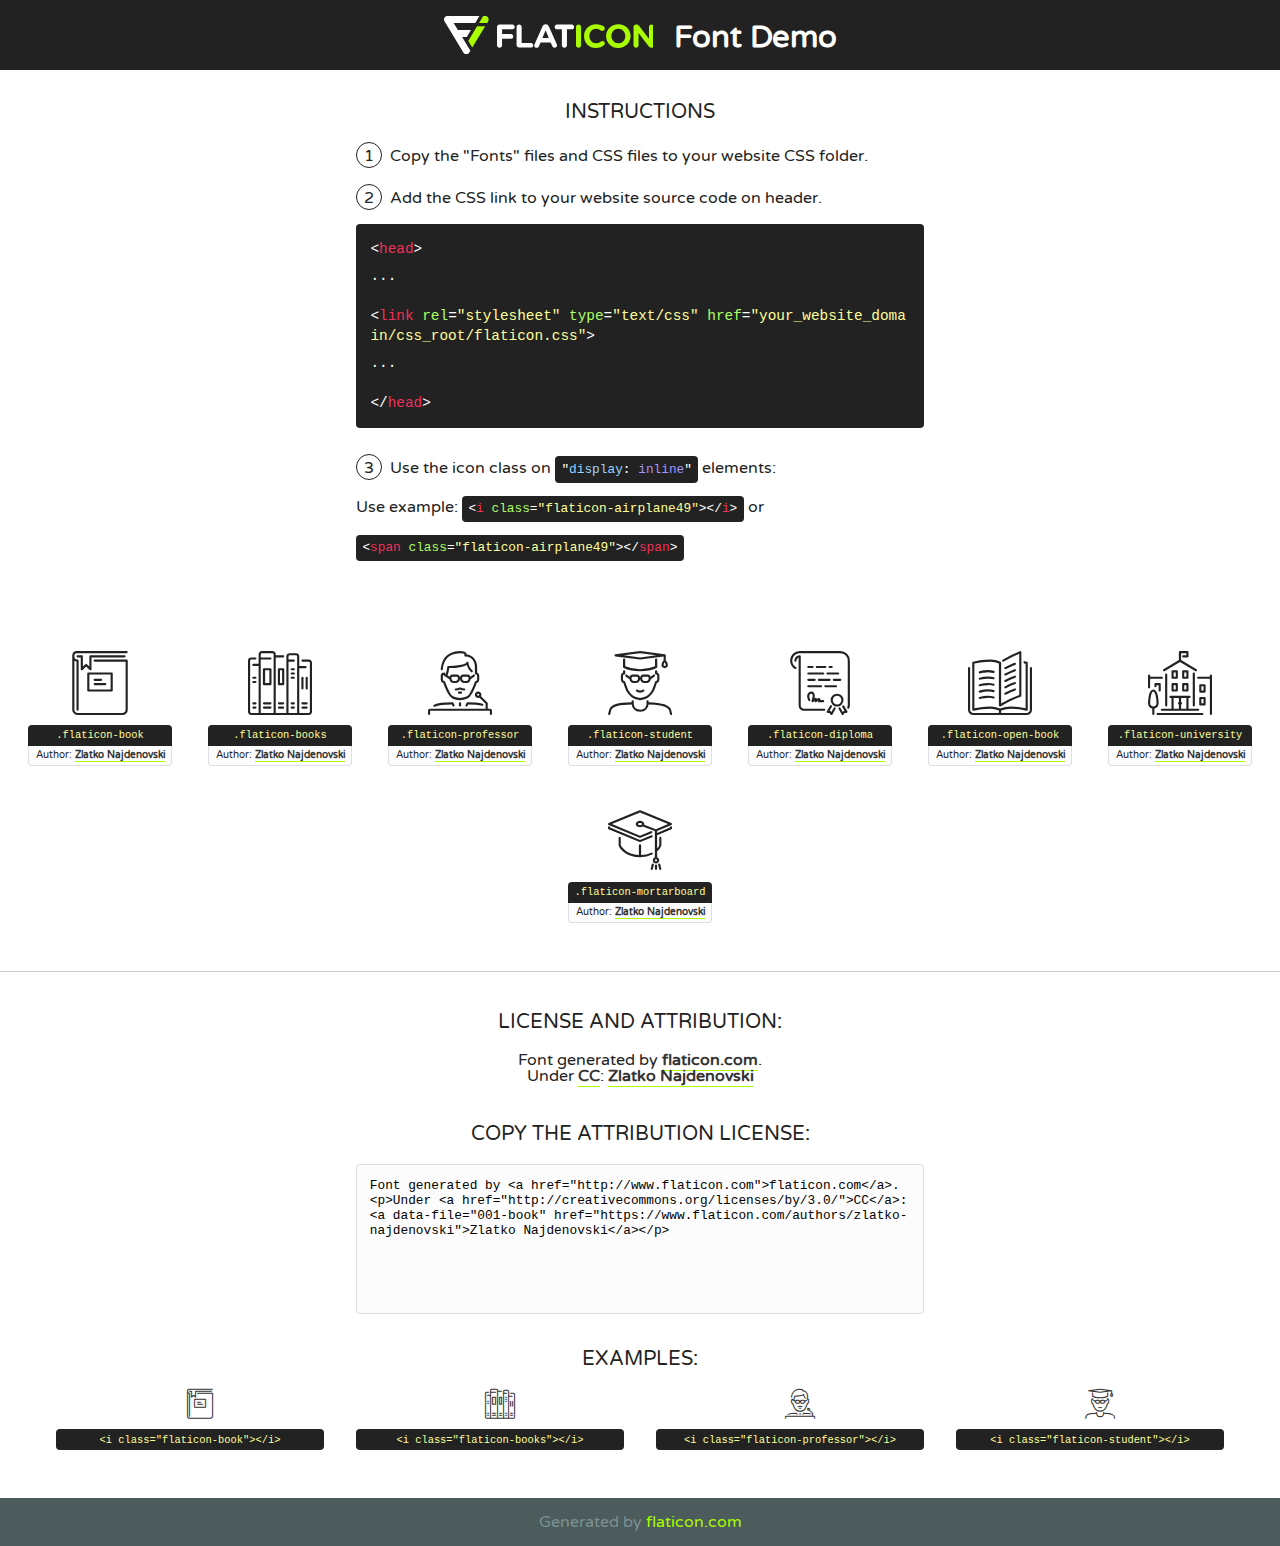
<file: fonts/flaticon/font/flaticon.html>
<!DOCTYPE html>
<!--
  Flaticon icon font: Flaticon
  Creation date: 28/05/2018 11:11
-->
<html>
<!DOCTYPE html>
<html>

<head>
    <title>Flaticon WebFont</title>
    <link href="http://fonts.googleapis.com/css?family=Varela+Round" rel="stylesheet" type="text/css" />
    <link rel="stylesheet" type="text/css" href="flaticon.css">
    <meta charset="UTF-8">
    <style>
    html, body, div, span, applet, object, iframe,
    h1, h2, h3, h4, h5, h6, p, blockquote, pre,
    a, abbr, acronym, address, big, cite, code,
    del, dfn, em, img, ins, kbd, q, s, samp,
    small, strike, strong, sub, sup, tt, var,
    b, u, i, center,
    dl, dt, dd, ol, ul, li,
    fieldset, form, label, legend,
    table, caption, tbody, tfoot, thead, tr, th, td,
    article, aside, canvas, details, embed, 
    figure, figcaption, footer, header, hgroup, 
    menu, nav, output, ruby, section, summary,
    time, mark, audio, video {
        margin: 0;
        padding: 0;
        border: 0;
        font-size: 100%;
        font: inherit;
        vertical-align: baseline;
    }
    /* HTML5 display-role reset for older browsers */
    article, aside, details, figcaption, figure, 
    footer, header, hgroup, menu, nav, section {
        display: block;
    }
    body {
        line-height: 1;
    }
    ol, ul {
        list-style: none;
    }
    blockquote, q {
        quotes: none;
    }
    blockquote:before, blockquote:after,
    q:before, q:after {
        content: '';
        content: none;
    }
    table {
        border-collapse: collapse;
        border-spacing: 0;
    }
    body {
        font-family: 'Varela Round', Helvetica, Arial, sans-serif;
        font-size: 16px;
        color: #222;
    }
    a {
        color: #333;
        border-bottom: 1px solid #a9fd00;
        font-weight: bold;
        text-decoration: none;
    }
    * {
        -moz-box-sizing: border-box;
        -webkit-box-sizing: border-box;
        box-sizing: border-box;
        margin: 0;
        padding: 0;
    }
    [class^="flaticon-"]:before, [class*=" flaticon-"]:before, [class^="flaticon-"]:after, [class*=" flaticon-"]:after {
        font-family: Flaticon;
        font-size: 30px;
        font-style: normal;
        margin-left: 20px;
        color: #333;
    }
    .wrapper {
        max-width: 600px;
        margin: auto;
        padding: 0 1em;
    }
    .title {
        font-size: 1.25em;
        text-align: center;
        margin-bottom: 1em;
        text-transform: uppercase;
    }
    header {
        text-align: center;
        background-color: #222;
        color: #fff;
        padding: 1em;
    }
    header .logo {
        width: 210px;
        height: 38px;
        display: inline-block;
        vertical-align: middle;
        margin-right: 1em;
        border: none;
    }
    header strong {
        font-size: 1.95em;
        font-weight: bold;
        vertical-align: middle;
        margin-top: 5px;
        display: inline-block;
    }
    .demo {
        margin: 2em auto;
        line-height: 1.25em;
    }
    .demo ul li {
        margin-bottom: 1em;
    }
    .demo ul li .num {
        color: #222;
        border-radius: 20px;
        display: inline-block;
        width: 26px;
        padding: 3px;
        height: 26px;
        text-align: center;
        margin-right: 0.5em;
        border: 1px solid #222;
    }
    .demo ul li code {
        background-color: #222;
        border-radius: 4px;
        padding: 0.25em 0.5em;
        display: inline-block;
        color: #fff;
        font-family: Consolas,Monaco,Lucida Console,Liberation Mono,DejaVu Sans Mono,Bitstream Vera Sans Mono,Courier New, monospace;
        font-weight: lighter;
        margin-top: 1em;
        font-size: 0.8em;
        word-break: break-all;
    }
    .demo ul li code.big {
        padding: 1em;
        font-size: 0.9em;
    }
    .demo ul li code .red {
        color: #EF3159;
    }
    .demo ul li code .green {
        color: #ACFF65;
    }
    .demo ul li code .yellow {
        color: #FFFF99;
    }
    .demo ul li code .blue {
        color: #99D3FF;
    }
    .demo ul li code .purple {
        color: #A295FF;
    }
    .demo ul li code .dots {
        margin-top: 0.5em;
        display: block;
    }
    #glyphs {
        border-bottom: 1px solid #ccc;
        padding: 2em 0;
        text-align: center;
    }
    .glyph {
        display: inline-block;
        width: 9em;
        margin: 1em;
        text-align: center;
        vertical-align: top;
        background: #FFF;
    }
    .glyph .glyph-icon {
        padding: 10px;
        display: block;
        font-family:"Flaticon";
        font-size: 64px;
        line-height: 1;
    }
    .glyph .glyph-icon:before {
        font-size: 64px;
        color: #222;
        margin-left: 0;
    }
    .class-name {
        font-size: 0.65em;
        background-color: #222;
        color: #fff;
        border-radius: 4px 4px 0 0;
        padding: 0.5em;
        color: #FFFF99;
        font-family: Consolas,Monaco,Lucida Console,Liberation Mono,DejaVu Sans Mono,Bitstream Vera Sans Mono,Courier New, monospace;
    }
    .author-name {
        font-size: 0.6em;
        background-color: #fcfcfd;
        border: 1px solid #DEDEE4;
        border-top: 0;
        border-radius: 0 0 4px 4px;
        padding: 0.5em;
    }
    .class-name:last-child {
        font-size: 10px;
        color:#888;
    }
    .class-name:last-child a {
        font-size: 10px;
        color:#555;
    }
    .class-name:last-child a:hover {
        color:#a9fd00;
    }
    .glyph > input {
        display: block;
        width: 100px;
        margin: 5px auto;
        text-align: center;
        font-size: 12px;
        cursor: text;
    }
    .glyph > input.icon-input {
        font-family:"Flaticon";
        font-size: 16px;
        margin-bottom: 10px;
    }
    .attribution .title {
        margin-top: 2em;
    }
    .attribution textarea {
        background-color: #fcfcfd;
        padding: 1em;
        border: none;
        box-shadow: none;
        border: 1px solid #DEDEE4;
        border-radius: 4px;
        resize: none;
        width: 100%;
        height: 150px;
        font-size: 0.8em;
        font-family: Consolas,Monaco,Lucida Console,Liberation Mono,DejaVu Sans Mono,Bitstream Vera Sans Mono,Courier New, monospace;
        -webkit-appearance: none;
    }
    .iconsuse {
        margin: 2em auto;
        text-align: center;
        max-width: 1200px;
    }
    .iconsuse:after {
        content: '';
        display: table;
        clear: both;
    }
    .iconsuse .image {
        float: left;
        width: 25%;
        padding: 0 1em;
    }
    .iconsuse .image p {
        margin-bottom: 1em;
    }
    .iconsuse .image span {
        display: block;
        font-size: 0.65em;
        background-color: #222;
        color: #fff;
        border-radius: 4px;
        padding: 0.5em;
        color: #FFFF99;
        margin-top: 1em;
        font-family: Consolas,Monaco,Lucida Console,Liberation Mono,DejaVu Sans Mono,Bitstream Vera Sans Mono,Courier New, monospace;
    }
    #footer {
        text-align: center;
        background-color: #4C5B5C;
        color: #7c9192;
        padding: 1em;
    }
    #footer a {
        border: none;
        color: #a9fd00;
        font-weight: normal;
    }
    @media (max-width: 960px) {
        .iconsuse .image {
            width: 50%;
        }
    }
    @media (max-width: 560px) {
        .iconsuse .image {
            width: 100%;
        }
    }
    </style>
</head>

<body class="characters-off">

    <header>
        <a href="http://www.flaticon.com" target="_blank" class="logo">
            <svg version="1.1" xmlns="http://www.w3.org/2000/svg" xmlns:xlink="http://www.w3.org/1999/xlink" xmlns:a="http://ns.adobe.com/AdobeSVGViewerExtensions/3.0/" viewBox="0 0 560.875 102.036" enable-background="new 0 0 560.875 102.036" xml:space="preserve">
                <defs>
                </defs>
                <g>
                    <g class="letters">
                        <path fill="#ffffff" d="M141.596,29.675c0-3.777,2.985-6.767,6.764-6.767h34.438c3.426,0,6.15,2.728,6.15,6.15
                        c0,3.43-2.724,6.149-6.15,6.149h-27.674v13.091h23.719c3.429,0,6.151,2.724,6.151,6.15c0,3.43-2.723,6.149-6.151,6.149h-23.719
                        v17.574c0,3.773-2.986,6.761-6.764,6.761c-3.779,0-6.764-2.989-6.764-6.761V29.675z"></path>
                        <path fill="#ffffff" d="M193.844,29.149c0-3.781,2.985-6.767,6.764-6.767c3.776,0,6.763,2.985,6.763,6.767v42.957h25.039
                        c3.426,0,6.149,2.726,6.149,6.153c0,3.425-2.723,6.15-6.149,6.15h-31.802c-3.779,0-6.764-2.986-6.764-6.768V29.149z"></path>
                        <path fill="#ffffff" d="M241.891,75.71l21.438-48.407c1.492-3.341,4.215-5.357,7.906-5.357h0.792
                        c3.686,0,6.323,2.017,7.815,5.357l21.439,48.407c0.436,0.967,0.701,1.845,0.701,2.723c0,3.602-2.809,6.501-6.414,6.501
                        c-3.161,0-5.269-1.845-6.499-4.655l-4.132-9.661h-27.059l-4.301,10.102c-1.144,2.631-3.426,4.214-6.237,4.214
                        c-3.517,0-6.24-2.81-6.24-6.325C241.1,77.64,241.451,76.677,241.891,75.71z M279.932,58.666l-8.521-20.297l-8.526,20.297H279.932
                        z"></path>
                        <path fill="#ffffff" d="M314.864,35.387H301.86c-3.429,0-6.239-2.813-6.239-6.238c0-3.429,2.811-6.24,6.239-6.24h39.533
                        c3.426,0,6.237,2.811,6.237,6.24c0,3.425-2.811,6.238-6.237,6.238h-13.001v42.785c0,3.773-2.99,6.761-6.764,6.761
                        c-3.779,0-6.764-2.989-6.764-6.761V35.387z"></path>
                        <path fill="#A9FD00" d="M352.615,29.149c0-3.781,2.985-6.767,6.767-6.767c3.774,0,6.761,2.985,6.761,6.767v49.024
                        c0,3.773-2.987,6.761-6.761,6.761c-3.781,0-6.767-2.989-6.767-6.761V29.149z"></path>
                        <path fill="#A9FD00" d="M374.132,53.836v-0.179c0-17.481,13.178-31.801,32.065-31.801c9.22,0,15.459,2.458,20.557,6.238
                        c1.402,1.054,2.637,2.985,2.637,5.357c0,3.692-2.985,6.59-6.681,6.59c-1.845,0-3.071-0.702-4.044-1.319
                        c-3.776-2.813-7.729-4.393-12.562-4.393c-10.364,0-17.831,8.611-17.831,19.154v0.173c0,10.542,7.291,19.329,17.831,19.329
                        c5.715,0,9.492-1.756,13.359-4.834c1.049-0.874,2.458-1.491,4.039-1.491c3.429,0,6.325,2.813,6.325,6.236
                        c0,2.106-1.056,3.78-2.282,4.834c-5.539,4.834-12.036,7.733-21.878,7.733C387.572,85.464,374.132,71.493,374.132,53.836z"></path>
                        <path fill="#A9FD00" d="M433.009,53.836v-0.179c0-17.481,13.79-31.801,32.766-31.801c18.981,0,32.592,14.143,32.592,31.628v0.173
                        c0,17.483-13.785,31.807-32.769,31.807C446.625,85.464,433.009,71.32,433.009,53.836z M484.224,53.836v-0.179
                        c0-10.539-7.725-19.326-18.626-19.326c-10.893,0-18.449,8.611-18.449,19.154v0.173c0,10.542,7.73,19.329,18.626,19.329
                        C476.676,72.986,484.224,64.378,484.224,53.836z"></path>
                        <path fill="#A9FD00" d="M506.233,29.321c0-3.774,2.99-6.763,6.767-6.763h1.401c3.252,0,5.183,1.583,7.029,3.953l26.093,34.265
                        V29.059c0-3.692,2.99-6.677,6.681-6.677c3.683,0,6.671,2.985,6.671,6.677v48.934c0,3.78-2.987,6.765-6.764,6.765h-0.436
                        c-3.257,0-5.188-1.581-7.034-3.953l-27.056-35.492v32.944c0,3.687-2.985,6.676-6.678,6.676c-3.683,0-6.673-2.989-6.673-6.676
                        V29.321z"></path>
                    </g>
                    <g class="insignia">
                        <path fill="#ffffff" d="M48.372,56.137h12.517l11.156-18.537H37.186L25.688,18.539h57.825L94.668,0H9.271
                        C5.925,0,2.842,1.801,1.198,4.716c-1.644,2.907-1.593,6.482,0.134,9.343l50.38,83.501c1.678,2.781,4.689,4.476,7.938,4.476
                        c3.246,0,6.257-1.695,7.935-4.476l2.898-4.804L48.372,56.137z"></path>
                        <g class="i">
                            <path fill="#A9FD00" d="M93.575,18.539h0.031v0.004l21.652,0.004l2.705-4.488c1.727-2.861,1.778-6.436,0.133-9.343
                            C116.454,1.801,113.371,0,110.026,0h-5.294L93.575,18.539z"></path>
                            <polygon fill="#A9FD00" points="88.291,27.356 64.725,66.486 75.519,84.404 109.942,27.356"></polygon>
                        </g>
                    </g>
                </g>
            </svg>
        </a>
        <strong>Font Demo</strong>
    </header>


    <section class="demo wrapper">

        <p class="title">Instructions</p>

        <ul>
            <li>
                <span class="num">1</span>Copy the "Fonts" files and CSS files to your website CSS folder.
            </li>
            <li>
                <span class="num">2</span>Add the CSS link to your website source code on header.
                <code class="big">
                    &lt;<span class="red">head</span>&gt;
                    <br/><span class="dots">...</span>
                    <br/>&lt;<span class="red">link</span> <span class="green">rel</span>=<span class="yellow">"stylesheet"</span> <span class="green">type</span>=<span class="yellow">"text/css"</span> <span class="green">href</span>=<span class="yellow">"your_website_domain/css_root/flaticon.css"</span>&gt;
                    <br/><span class="dots">...</span>
                    <br/>&lt;/<span class="red">head</span>&gt;
                </code>
            </li>

            <li>
                <p>
                    <span class="num">3</span>Use the icon class on <code>"<span class="blue">display</span>:<span class="purple"> inline</span>"</code> elements:
                    <br />
                    Use example: <code>&lt;<span class="red">i</span> <span class="green">class</span>=<span class="yellow">&quot;flaticon-airplane49&quot;</span>&gt;&lt;/<span class="red">i</span>&gt;</code> or <code>&lt;<span class="red">span</span> <span class="green">class</span>=<span class="yellow">&quot;flaticon-airplane49&quot;</span>&gt;&lt;/<span class="red">span</span>&gt;</code>
            </li>
        </ul>

    </section>




   <section id="glyphs">          
    
      
        <div class="glyph"><div class="glyph-icon flaticon-book"></div>
            <div class="class-name">.flaticon-book</div>
            <div class="author-name">Author: <a data-file="001-book" href="https://www.flaticon.com/authors/zlatko-najdenovski">Zlatko Najdenovski</a> </div> 
        </div>        
        
        <div class="glyph"><div class="glyph-icon flaticon-books"></div>
            <div class="class-name">.flaticon-books</div>
            <div class="author-name">Author: <a data-file="002-books" href="https://www.flaticon.com/authors/zlatko-najdenovski">Zlatko Najdenovski</a> </div> 
        </div>        
        
        <div class="glyph"><div class="glyph-icon flaticon-professor"></div>
            <div class="class-name">.flaticon-professor</div>
            <div class="author-name">Author: <a data-file="003-professor" href="https://www.flaticon.com/authors/zlatko-najdenovski">Zlatko Najdenovski</a> </div> 
        </div>        
        
        <div class="glyph"><div class="glyph-icon flaticon-student"></div>
            <div class="class-name">.flaticon-student</div>
            <div class="author-name">Author: <a data-file="004-student" href="https://www.flaticon.com/authors/zlatko-najdenovski">Zlatko Najdenovski</a> </div> 
        </div>        
        
        <div class="glyph"><div class="glyph-icon flaticon-diploma"></div>
            <div class="class-name">.flaticon-diploma</div>
            <div class="author-name">Author: <a data-file="005-diploma" href="https://www.flaticon.com/authors/zlatko-najdenovski">Zlatko Najdenovski</a> </div> 
        </div>        
        
        <div class="glyph"><div class="glyph-icon flaticon-open-book"></div>
            <div class="class-name">.flaticon-open-book</div>
            <div class="author-name">Author: <a data-file="006-open-book" href="https://www.flaticon.com/authors/zlatko-najdenovski">Zlatko Najdenovski</a> </div> 
        </div>        
        
        <div class="glyph"><div class="glyph-icon flaticon-university"></div>
            <div class="class-name">.flaticon-university</div>
            <div class="author-name">Author: <a data-file="007-university" href="https://www.flaticon.com/authors/zlatko-najdenovski">Zlatko Najdenovski</a> </div> 
        </div>        
        
        <div class="glyph"><div class="glyph-icon flaticon-mortarboard"></div>
            <div class="class-name">.flaticon-mortarboard</div>
            <div class="author-name">Author: <a data-file="008-mortarboard" href="https://www.flaticon.com/authors/zlatko-najdenovski">Zlatko Najdenovski</a> </div> 
        </div>        
        

    </section>



    <section class="attribution wrapper"   style="text-align:center;">

      <div class="title">License and attribution:</div><div class="attrDiv">Font generated by <a href="http://www.flaticon.com">flaticon.com</a>. <div><p>Under <a href="http://creativecommons.org/licenses/by/3.0/">CC</a>: <a data-file="001-book" href="https://www.flaticon.com/authors/zlatko-najdenovski">Zlatko Najdenovski</a></p>  </div>
      </div>
      <div class="title">Copy the Attribution License:</div>

    <textarea onclick="this.focus();this.select();">Font generated by &lt;a href=&quot;http://www.flaticon.com&quot;&gt;flaticon.com&lt;/a&gt;. <p>Under <a href="http://creativecommons.org/licenses/by/3.0/">CC</a>: <a data-file="001-book" href="https://www.flaticon.com/authors/zlatko-najdenovski">Zlatko Najdenovski</a></p>  
     </textarea>

    </section>

    <section class="iconsuse">

          <div class="title">Examples:</div>            
             
            <div class="image">
                <p>
                    <i class="glyph-icon flaticon-book"></i> 
                    <span>&lt;i class=&quot;flaticon-book&quot;&gt;&lt;/i&gt;</span>
                </p>
            </div>
            
            <div class="image">
                <p>
                    <i class="glyph-icon flaticon-books"></i> 
                    <span>&lt;i class=&quot;flaticon-books&quot;&gt;&lt;/i&gt;</span>
                </p>
            </div>
            
            <div class="image">
                <p>
                    <i class="glyph-icon flaticon-professor"></i> 
                    <span>&lt;i class=&quot;flaticon-professor&quot;&gt;&lt;/i&gt;</span>
                </p>
            </div>
            
            <div class="image">
                <p>
                    <i class="glyph-icon flaticon-student"></i> 
                    <span>&lt;i class=&quot;flaticon-student&quot;&gt;&lt;/i&gt;</span>
                </p>
            </div>
                       
        </div>
                            
    </section>

<div id="footer">
    <div>Generated by <a href="http://www.flaticon.com">flaticon.com</a>
    </div>
</div>



</body>
</html>
</file>
<file: fonts/flaticon/font/flaticon.css>
/*
  	Flaticon icon font: Flaticon
  	Creation date: 28/05/2018 11:11
  	*/

@font-face {
  font-family: "Flaticon";
  src: url("./Flaticon.eot");
  src: url("./Flaticon.eot?#iefix") format("embedded-opentype"),
       url("./Flaticon.woff") format("woff"),
       url("./Flaticon.ttf") format("truetype"),
       url("./Flaticon.svg#Flaticon") format("svg");
  font-weight: normal;
  font-style: normal;
}

@media screen and (-webkit-min-device-pixel-ratio:0) {
  @font-face {
    font-family: "Flaticon";
    src: url("./Flaticon.svg#Flaticon") format("svg");
  }
}

[class^="flaticon-"]:before, [class*=" flaticon-"]:before,
[class^="flaticon-"]:after, [class*=" flaticon-"]:after {   
  font-family: Flaticon;
        font-style: normal;
  font-weight: normal;
  font-variant: normal;
  text-transform: none;
  line-height: 1;

  /* Better Font Rendering =========== */
  -webkit-font-smoothing: antialiased;
  -moz-osx-font-smoothing: grayscale;
}

.flaticon-book:before { content: "\f100"; }
.flaticon-books:before { content: "\f101"; }
.flaticon-professor:before { content: "\f102"; }
.flaticon-student:before { content: "\f103"; }
.flaticon-diploma:before { content: "\f104"; }
.flaticon-open-book:before { content: "\f105"; }
.flaticon-university:before { content: "\f106"; }
.flaticon-mortarboard:before { content: "\f107"; }
</file>
<file: css/style.css>
body {
  background: #fff;
  font-family: "Rubik", arial, sans-serif;
  font-weight: 300;
  font-size: 16px;
  line-height: 2;
  color: gray;
}

a {
  -webkit-transition: .3s all ease;
  -o-transition: .3s all ease;
  transition: .3s all ease;
  text-decoration: none;
}
.mapouter{
  height:500px;
  width:1073px;
  width: 50%; 
  margin: 0 auto;
}
.gmap_canvas {
  overflow:hidden;
  background:none !important;
  height:500px;
  width:1073px;
}
a:hover {
  text-decoration: none;
}

h1, h2, h3, h4, h5 {
  color: #000;
  font-family: "Rubik", arial, sans-serif;
  font-weight: 300;
}

header {
  position: relative;
  top: 0;
  left: 0;
  width: 100%;
  z-index: 5;
  -webkit-box-shadow: 0 5px 80px -10px rgba(0, 0, 0, 0.5);
  box-shadow: 0 5px 80px -10px rgba(0, 0, 0, 0.5);
}

header .navbar-brand {
  text-transform: uppercase;
  letter-spacing: .2em;
  font-weight: 400;
  color: #000 !important;
}

header .navbar-collapse {
  position: relative;
}

header .navbar {
  padding-top: 0;
  padding-bottom: 0;
  background: #fff !important;
}

@media (max-width: 991.98px) {
  header .navbar {
    padding-top: .5rem;
    padding-bottom: .5rem;
  }
}

header .navbar .navbar-nav.absolute-right {
  position: absolute;
  right: 0;
}
table {
    font-family: Verdana, sans-serif;
    border-collapse: collapse;
    width: 100%;
}
th{
    border: 1px solid #dddddd;
    text-align: left;
    padding: 8px;
    background-color: #11cbd7;
    color: #000;
}
td{
    border: 1px solid #dddddd;
    text-align: left;
    padding: 8px;
}

tr:nth-child(even) {
    background-color: #dddddd;
}
@media (max-width: 991.98px) {
  header .navbar .navbar-nav.absolute-right {
    position: relative;
    right: inherit;
  }
}

header .navbar .nav-link {
  padding: 1.7rem 1rem;
  font-size: 15px;
  outline: none !important;
  opacity: 1 !important;
  color: #000 !important;
}

@media (max-width: 991.98px) {
  header .navbar .nav-link {
    padding: .5rem .5rem;
  }
}

header .navbar .nav-link:hover {
  color: #fff;
}

header .navbar .nav-link.active {
  color: #fff;
}

header .navbar .dropdown.show > a {
  color: #fff;
}

header .navbar .dropdown-menu {
  font-size: 14px;
  border-radius: 0px;
  border: none;
  -webkit-box-shadow: 0 2px 30px 0px rgba(0, 0, 0, 0.2);
  box-shadow: 0 2px 30px 0px rgba(0, 0, 0, 0.2);
  min-width: 13em;
  margin-top: -10px;
}

header .navbar .dropdown-menu:before {
  bottom: 100%;
  left: 10%;
  border: solid transparent;
  content: " ";
  height: 0;
  width: 0;
  position: absolute;
  pointer-events: none;
  border-bottom-color: #fff;
  border-width: 10px;
}

@media (max-width: 1199.98px) {
  header .navbar .dropdown-menu:before {
    display: none;
  }
}

header .navbar .dropdown-menu .dropdown-item:hover {
  background: #11cbd7;
  color: #fff;
}

header .navbar .dropdown-menu .dropdown-item.active {
  background: #11cbd7;
  color: #fff;
}

header .navbar .dropdown-menu a {
  padding-top: 7px;
  padding-bottom: 7px;
}

header .navbar.navbar-light .nav-link {
  color: #fff;
}

header .navbar.navbar-light .nav-link.active {
  color: #fff;
}

.bcrumb a:hover {
  color: #fff;
  text-decoration: underline;
}

.site-hero {
  background-size: cover;
  background-position: center center;
  min-height: 750px;
  height: 100vh;
}

.site-hero h1, .site-hero p {
  color: #fff;
  line-height: 1.5;
}

.site-hero h1 {
  font-size: 60px;
  font-weight: 300;
  line-height: 1.2;
  margin-bottom: 30px;
}

@media (max-width: 991.98px) {
  .site-hero h1 {
    font-size: 40px;
  }
}

.site-hero .text {
  max-width: 500px;
  margin-bottom: 50px;
  font-size: 20px;
  position: relative;
}

.site-hero .container {
  position: relative;
  z-index: 2;
}

.site-hero .btn {
  -webkit-box-shadow: 0 5px 20px -5px rgba(0, 0, 0, 0.2) !important;
  box-shadow: 0 5px 20px -5px rgba(0, 0, 0, 0.2) !important;
  background: #11cbd7 !important;
  border: 2px solid transparent !important;
  color: #fff;
}

.site-hero .btn:hover {
  -webkit-box-shadow: none !important;
  box-shadow: none !important;
  background: none !important;
  color: #fff;
  border: 2px solid #fff !important;
}

.site-hero.overlay {
  position: relative;
}

.site-hero.overlay:before {
  content: "";
  background: rgba(0, 0, 0, 0.1);
  width: 100%;
  z-index: 1;
  position: absolute;
  top: 0;
  left: 0;
  right: 0;
  bottom: 0;
}

.site-hero .site-hero-inner {
  min-height: 750px;
  height: 100vh;
}

.site-hero.site-sm-hero {
  min-height: 550px;
  height: 50vh;
}

.site-hero .site-hero-sm-inner {
  min-height: 550px;
  height: 50vh;
}

.episodes {
  background: #fff;
  padding: 20px;
}

.episodes .play {
  position: relative;
  display: inline-block;
  width: 40px;
  height: 40px;
  background: #11cbd7;
  border-radius: 50%;
}

.episodes .play span {
  color: #fff;
  position: absolute;
  top: 50%;
  left: 50%;
  -webkit-transform: translate(-50%, -50%);
  -ms-transform: translate(-50%, -50%);
  transform: translate(-50%, -50%);
}

.episodes .episode {
  border-bottom: 1px solid #e6e6e6;
}

.episodes .episode a {
  color: #000;
}

.episodes .episode a:hover {
  opacity: .7;
}

.episodes h2 {
  font-size: 24px;
}

.episodes .meta {
  text-transform: uppercase;
  font-size: 14px;
  letter-spacing: .2em;
  color: #cccccc;
  color: #11cbd7;
}

.episodes .episode-number {
  border: 2px solid #0d9ea8;
  text-align: center;
  display: inline-block;
  width: 80px;
  height: 80px;
  text-transform: uppercase;
  line-height: 74px;
  border-radius: 50%;
  background: #11cbd7;
  color: #fff;
  font-size: 30px;
}

.site-hero-innerpage, .site-hero-innerpage .site-hero-inner {
  min-height: 550px;
  height: 50vh;
}

.site-section {
}

.school-features,
.school-instructors {
  background-size: cover;
  background-position: center center;
  position: relative;
  overflow: hidden;
}

@media (min-width: 576px) {
  .school-features,
  .school-instructors {
    width: 100%;
    padding-right: 15px;
    padding-left: 15px;
    margin-right: auto;
    margin-left: auto;
  }
}

@media (min-width: 576px) {
  .school-features .inner,
  .school-instructors .inner {
    display: -webkit-box;
    display: -ms-flexbox;
    display: flex;
    -ms-flex-wrap: wrap;
    flex-wrap: wrap;
    margin-right: -15px;
    margin-left: -15px;
  }
}

.school-features .feature, .school-features .instructor,
.school-instructors .feature,
.school-instructors .instructor {
  position: relative;
  width: 100%;
  min-height: 1px;
  padding-right: 15px;
  padding-left: 15px;
  -webkit-box-flex: 0;
  -ms-flex: 0 0 100%;
  flex: 0 0 100%;
  max-width: 100%;
}

@media (min-width: 576px) {
  .school-features .feature, .school-features .instructor,
  .school-instructors .feature,
  .school-instructors .instructor {
    position: relative;
    width: 100%;
    min-height: 1px;
    padding-right: 15px;
    padding-left: 15px;
    -webkit-box-flex: 0;
    -ms-flex: 0 0 50%;
    flex: 0 0 50%;
    max-width: 50%;
  }
}

@media (min-width: 768px) {
  .school-features .feature, .school-features .instructor,
  .school-instructors .feature,
  .school-instructors .instructor {
    position: relative;
    width: 100%;
    min-height: 1px;
    padding-right: 15px;
    padding-left: 15px;
    -webkit-box-flex: 0;
    -ms-flex: 0 0 50%;
    flex: 0 0 50%;
    max-width: 50%;
  }
}

@media (min-width: 992px) {
  .school-features .feature, .school-features .instructor,
  .school-instructors .feature,
  .school-instructors .instructor {
    position: relative;
    width: 100%;
    min-height: 1px;
    padding-right: 15px;
    padding-left: 15px;
    -webkit-box-flex: 0;
    -ms-flex: 0 0 25%;
    flex: 0 0 25%;
    max-width: 25%;
    padding: 30px;
    border-right: 1px solid rgba(255, 255, 255, 0.1);
  }
}

.school-features .feature h3, .school-features .instructor h3,
.school-instructors .feature h3,
.school-instructors .instructor h3 {
  font-size: 18px;
  color: #fff;
}

.school-features .feature p, .school-features .instructor p,
.school-instructors .feature p,
.school-instructors .instructor p {
  color: #fff;
  opacity: .5;
}

.school-features .feature img, .school-features .instructor img,
.school-instructors .feature img,
.school-instructors .instructor img {
  width: 100px;
  border-radius: 50%;
  margin: 0 auto;
}

.school-features .feature .icon > span:before, .school-features .instructor .icon > span:before,
.school-instructors .feature .icon > span:before,
.school-instructors .instructor .icon > span:before {
  font-size: 50px;
  margin-left: 0;
  color: #fff;
}

.school-features.text-dark.last,
.school-instructors.text-dark.last {
  border-bottom: none;
}

.school-features.text-dark.last .feature,
.school-instructors.text-dark.last .feature {
  border-bottom: none;
}

@media (min-width: 992px) {
  .school-features.text-dark .feature,
  .school-instructors.text-dark .feature {
    border-right: 1px solid #e6e6e6;
    border-bottom: 1px solid #e6e6e6;
  }
}

.school-features.text-dark .feature:last-child,
.school-instructors.text-dark .feature:last-child {
  border-right: none;
}

.school-features.text-dark .feature h3,
.school-instructors.text-dark .feature h3 {
  font-size: 18px;
  color: #000;
}

.school-features.text-dark .feature p,
.school-instructors.text-dark .feature p {
  color: #000;
  opacity: .5;
}

.school-features.text-dark .feature p:last-child,
.school-instructors.text-dark .feature p:last-child {
  margin-bottom: 0;
}

.school-features.text-dark .feature .icon > span:before,
.school-instructors.text-dark .feature .icon > span:before {
  font-size: 50px;
  margin-left: 0;
  color: #11cbd7;
}

.img-bg {
  background-size: cover;
}

@media (max-width: 991.98px) {
  .img-md-fluid {
    max-width: 100%;
  }
}

.section-cover {
  background-size: cover;
  position: relative;
  background-position: top left;
}

.section-cover, .section-cover .intro {
  height: 500px;
}

.section-cover p {
  color: #fff;
}

.section-cover h2 {
  color: #fff;
}

.top-course .course, .top-course .blog-entry, .blog-entries .course, .blog-entries .blog-entry {
  display: block;
  -webkit-transition: .3s all ease;
  -o-transition: .3s all ease;
  transition: .3s all ease;
  margin-bottom: 30px;
}

.top-course .course:hover, .top-course .course:focus, .top-course .blog-entry:hover, .top-course .blog-entry:focus, .blog-entries .course:hover, .blog-entries .course:focus, .blog-entries .blog-entry:hover, .blog-entries .blog-entry:focus {
  opacity: .7;
}

.top-course .course img, .top-course .blog-entry img, .blog-entries .course img, .blog-entries .blog-entry img {
  max-width: 100%;
  margin-bottom: 20px;
}

.top-course .course h2, .top-course .blog-entry h2, .blog-entries .course h2, .blog-entries .blog-entry h2 {
  font-size: 18px;
  line-height: 1.5;
}

.top-course .course p, .top-course .blog-entry p, .blog-entries .course p, .blog-entries .blog-entry p {
  font-size: 13px;
  color: gray;
}

.instructor-meta {
  margin-bottom: 10px;
  color: #999999 !important;
}

.btn, .form-control {
  outline: none;
  -webkit-box-shadow: none !important;
  box-shadow: none !important;
  border-radius: 0;
}

.btn:focus, .btn:active, .form-control:focus, .form-control:active {
  outline: none;
}

.form-control {
  -webkit-box-shadow: none !important;
  box-shadow: none !important;
}

textarea.form-control {
  height: inherit;
}

.btn {
  position: relative;
  border-radius: 4px;
  color: #000;
}

.btn.btn-primary {
  color: #fff;
  border: 2px solid transparent;
}

.btn.btn-primary:hover, .btn.btn-primary:active, .btn.btn-primary:focus {
  color: #000 !important;
  background: none !important;
  border: 2px solid #11cbd7 !important;
}

.btn.btn-primary-white {
  border: 2px solid transparent;
  background: #11cbd7;
}

.btn.btn-primary-white:hover, .btn.btn-primary-white:focus, .btn.btn-primary-white:active {
  border: 2px solid #fff;
  background: none !important;
}

.btn.btn-white {
  position: relative;
  color: #fff;
  border: 2px solid #fff;
  background: none;
}

.btn.btn-white:hover, .btn.btn-white:focus, .btn.btn-white:active {
  border: 2px solid transparent;
  background: #11cbd7 !important;
}

.flaticon-custom {
  font-size: 70px;
}

.flaticon-custom:before, .flaticon-custom:after {
  margin-left: 0;
}

.no-nav .owl-nav {
  display: none;
}

.box {
  overflow: hidden;
  border-radius: 4px;
  display: block;
}

.box img {
  border-top-left-radius: 4px;
  border-top-right-radius: 4px;
  -webkit-transition: .3s all ease;
  -o-transition: .3s all ease;
  transition: .3s all ease;
}

.box .box-body {
  padding: 20px;
  border: 1px solid #e9ecef;
  border-top: none;
  border-bottom-left-radius: 4px;
  border-bottom-right-radius: 4px;
  -webkit-transition: .3s all ease;
  -o-transition: .3s all ease;
  transition: .3s all ease;
}

.box h2 {
  font-size: 18px;
  font-family: "Rubik", arial, sans-serif;
  -webkit-transition: .3s all ease;
  -o-transition: .3s all ease;
  transition: .3s all ease;
}

.box.hover:hover img, .box.hover:focus img {
  margin-top: -20px;
}

.box.hover:hover .box-body, .box.hover:focus .box-body {
  background: #11cbd7;
  color: #fff;
  padding: 30px 20px;
  border-color: #11cbd7;
}

.box.hover:hover h2, .box.hover:focus h2 {
  color: #fff;
}

.breadcrumb-custom {
  background: none;
  padding: 0;
}

.breadcrumb-custom li a {
  color: #11cbd7;
}

.breadcrumb-custom li a:hover {
  color: #fff;
}

.breadcrumb-custom li.active {
  color: #fff;
}

.breadcrumb-custom li.breadcrumb-item + .breadcrumb-item:before {
  content: "/";
  color: rgba(255, 255, 255, 0.3);
}

.children-info li {
  display: block;
  margin-bottom: 15px;
  padding-bottom: 15px;
  border-bottom: 1px dotted #dee2e6;
}

.sidebar-box {
  margin-bottom: 30px;
  padding: 25px;
  font-size: 15px;
  width: 100%;
  float: left;
  background: #fff;
}

.sidebar-box *:last-child {
  margin-bottom: 0;
}

.sidebar-box h3 {
  font-size: 18px;
  margin-bottom: 15px;
}

.categories li, .sidelink li {
  position: relative;
  margin-bottom: 10px;
  padding-bottom: 10px;
  border-bottom: 1px dotted #dee2e6;
  list-style: none;
}

.categories li:last-child, .sidelink li:last-child {
  margin-bottom: 0;
  border-bottom: none;
  padding-bottom: 0;
}

.categories li a, .sidelink li a {
  display: block;
}

.categories li a span, .sidelink li a span {
  position: absolute;
  right: 0;
  top: 0;
  color: #ccc;
}

.categories li.active a, .sidelink li.active a {
  color: #000;
  font-style: italic;
}

.cover_1 {
  background-size: cover;
  background-position: center center;
  padding: 7em 0;
}

.cover_1 .sub-heading {
  color: rgba(255, 255, 255, 0.7);
  font-size: 22px;
}

.cover_1 .heading {
  font-size: 50px;
  color: white;
  font-weight: 300;
}

.text-black {
  color: #000 !important;
}

.stretch-section .video {
  display: block;
  position: relative;
  -webkit-box-shadow: 4px 4px 70px -20px rgba(0, 0, 0, 0.5);
  box-shadow: 4px 4px 70px -20px rgba(0, 0, 0, 0.5);
}

.media-feature {
  padding: 30px;
  -webkit-transition: .2s all ease-out;
  -o-transition: .2s all ease-out;
  transition: .2s all ease-out;
  background: #fff;
  z-index: 1;
  position: relative;
  border-bottom: 10px solid transparent;
  border-radius: 4px;
  font-size: 15px;
}

.media-feature .icon {
  font-size: 60px;
  color: #11cbd7;
}

.media-feature h3 {
  font-size: 16px;
  text-transform: uppercase;
}

.media-feature:hover, .media-feature:focus {
  -webkit-box-shadow: 0 2px 20px -3px rgba(0, 0, 0, 0.1);
  box-shadow: 0 2px 20px -3px rgba(0, 0, 0, 0.1);
  -webkit-transform: scale(1.05);
  -ms-transform: scale(1.05);
  transform: scale(1.05);
  z-index: 2;
  border-bottom: 10px solid #11cbd7;
}

.media-custom {
  background: #fff;
  -webkit-transition: .3s all ease;
  -o-transition: .3s all ease;
  transition: .3s all ease;
  margin-bottom: 30px;
  position: relative;
  top: 0;
}

.media-custom .meta-post {
  color: #ced4da;
  font-size: 13px;
  text-transform: uppercase;
}

.media-custom > a {
  position: relative;
  overflow: hidden;
  display: block;
}

.media-custom .meta-chat {
  color: #ced4da;
}

.media-custom .meta-chat:hover {
  color: #6c757d;
}

.media-custom img {
  -webkit-transition: .3s all ease;
  -o-transition: .3s all ease;
  transition: .3s all ease;
}

.media-custom:focus, .media-custom:hover {
  top: -2px;
  -webkit-box-shadow: 0 2px 40px 0 rgba(0, 0, 0, 0.2);
  box-shadow: 0 2px 40px 0 rgba(0, 0, 0, 0.2);
}

.media-custom:focus img, .media-custom:hover img {
  -webkit-transform: scale(1.1);
  -ms-transform: scale(1.1);
  transform: scale(1.1);
}

.media-custom .media-body {
  padding: 30px;
}

.media-custom .media-body h3 {
  font-size: 20px;
}

.media-custom .media-body p:last-child {
  margin-bottom: 0;
}

#accordion .card {
  font-size: 15px;
  border-color: #dee2e6;
}

#accordion .card h5 a {
  display: block;
  text-align: left;
  text-decoration: none;
  color: #11cbd7;
  position: relative;
  -webkit-box-shadow: 0 3px 10px -2px rgba(0, 0, 0, 0.2) !important;
  box-shadow: 0 3px 10px -2px rgba(0, 0, 0, 0.2) !important;
  border-radius: 0;
}

#accordion .card h5 a .icon {
  position: absolute;
  right: 20px;
  top: 50%;
  -webkit-transform: translateY(-50%) rotate(-180deg);
  -ms-transform: translateY(-50%) rotate(-180deg);
  transform: translateY(-50%) rotate(-180deg);
  -webkit-transition: .3s all ease;
  -o-transition: .3s all ease;
  transition: .3s all ease;
}

#accordion .card h5 a:hover {
  text-decoration: none;
  -webkit-box-shadow: 0 3px 10px -2px rgba(0, 0, 0, 0.2) !important;
  box-shadow: 0 3px 10px -2px rgba(0, 0, 0, 0.2) !important;
}

#accordion .card h5 a.collapsed {
  color: #000;
  -webkit-box-shadow: none !important;
  box-shadow: none !important;
}

#accordion .card h5 a.collapsed .icon {
  right: 20px;
  top: 50%;
  -webkit-transform: translateY(-50%);
  -ms-transform: translateY(-50%);
  transform: translateY(-50%);
}

#accordion .card h5 a.collapsed:hover {
  text-decoration: none;
  -webkit-box-shadow: 0 3px 10px -2px rgba(0, 0, 0, 0.2) !important;
  box-shadow: 0 3px 10px -2px rgba(0, 0, 0, 0.2) !important;
}

#accordion .card .card-body {
  padding-top: 15px;
}

.testimonial {
  font-size: 30px;
  color: #000;
}

.media-testimonial img {
  width: 100px;
  border-radius: 50%;
}

.media-testimonial blockquote p {
  font-size: 20px;
  color: #000;
  font-style: italic;
}

.comment-form-wrap {
  clear: both;
}

.comment-list {
  padding: 0;
  margin: 0;
}

.comment-list .children {
  padding: 50px 0 0 40px;
  margin: 0;
  float: left;
  width: 100%;
}

.comment-list li {
  padding: 0;
  margin: 0 0 30px 0;
  float: left;
  width: 100%;
  clear: both;
  list-style: none;
}

.comment-list li .vcard {
  width: 80px;
  float: left;
}

.comment-list li .vcard img {
  width: 50px;
  border-radius: 50%;
}

.comment-list li .comment-body {
  float: right;
  width: calc(100% - 80px);
}

.comment-list li .comment-body h3 {
  font-size: 20px;
}

.comment-list li .comment-body .meta {
  text-transform: uppercase;
  font-size: 13px;
  letter-spacing: .1em;
  color: #ccc;
}

.comment-list li .comment-body .reply {
  padding: 5px 10px;
  background: #e6e6e6;
  color: #000;
  text-transform: uppercase;
  font-size: 14px;
}

.comment-list li .comment-body .reply:hover {
  color: #000;
  background: #e3e3e3;
}

.search-form {
  background: #f7f7f7;
  padding: 10px;
}

.search-form .form-group {
  position: relative;
}

.search-form .form-group input {
  padding-right: 50px;
}

.search-form .icon {
  position: absolute;
  top: 50%;
  right: 20px;
  -webkit-transform: translateY(-50%);
  -ms-transform: translateY(-50%);
  transform: translateY(-50%);
}

blockquote {
  padding-left: 30px;
  border-left: 10px solid #e6e6e6;
}

blockquote p {
  font-size: 18px;
  font-style: italic;
  color: #000;
}

.list-unstyled.check li {
  position: relative;
  padding-left: 30px;
  line-height: 1.3;
  margin-bottom: 10px;
}

.list-unstyled.check li:before {
  color: #17a2b8;
  left: 0;
  font-family: "Ionicons";
  content: "\f122";
  position: absolute;
}

#modalAppointment .modal-content {
  border-radius: 0;
  border: none;
}

#modalAppointment .modal-body, #modalAppointment .modal-footer {
  padding: 40px;
}

.overflow {
  position: relative;
  overflow-x: hidden;
}

.site-footer {
  background-size: cover;
  background-position: center center;
  background-repeat: no-repeat;
  padding: 5em 0;
  line-height: 1.7;
  background-color: #11cbd7;
}

.site-footer .heading {
  font-size: 20px;
  margin-bottom: 30px;
}

.site-footer.border-top {
  border-top: 1px solid #e6e6e6 !important;
}

.blog-entry-footer .post-meta {
  color: gray;
  font-size: 15px;
}

.border-t {
  border-top: 1px solid #f8f9fa;
}

.copyright {
  font-size: 14px;
}

.element-animate {
  opacity: 0;
  visibility: hidden;
}

.block-16 figure {
  position: relative;
}

.block-16 figure .play-button {
  position: absolute;
  top: 50%;
  left: 50%;
  -webkit-transform: translate(-50%, -50%);
  -ms-transform: translate(-50%, -50%);
  transform: translate(-50%, -50%);
  font-size: 40px;
  width: 90px;
  height: 90px;
  background: #fff;
  display: block;
  border-radius: 50%;
  opacity: .8;
}

.block-16 figure .play-button:hover {
  opacity: 1;
}

.block-16 figure .play-button > span {
  position: absolute;
  left: 55%;
  top: 50%;
  -webkit-transform: translate(-50%, -50%);
  -ms-transform: translate(-50%, -50%);
  transform: translate(-50%, -50%);
}

.block-15 .heading {
  max-width: 400px;
  margin-bottom: 20px;
}

.block-15 .heading h2 {
  font-size: 45px;
  margin: 0;
  padding: 0;
  color: #11cbd7;
}

.block-15 .text {
  max-width: 450px;
}

.block-6 {
  margin-bottom: 30px;
}

.block-6 .icon {
  margin-right: 40px;
}

.block-6 .icon span:before {
  font-size: 50px;
}

.block-6 .icon span.bg-after {
  position: relative;
}

.block-6 .icon span.bg-after:after {
  position: absolute;
  content: "";
  left: -20px;
  top: -25px;
  width: 50px;
  height: 50px;
  border-radius: 50%;
  background: #11cbd7;
  z-index: -1;
}

.block-6.d-block .icon {
  margin-right: 0;
}

.block-6 .media-body .heading {
  font-size: 20px;
  font-weight: normal;
}

.block-6 .media-body p {
  font-size: 16px;
}

.block-17 .heading {
  font-size: 40px;
  color: #fff;
}

.block-17 form {
  padding: 20px;
  background: #fff;
  -webkit-box-shadow: 0 10px 20px -5px rgba(0, 0, 0, 0.2);
  box-shadow: 0 10px 20px -5px rgba(0, 0, 0, 0.2);
}

.block-17 form .fields {
  width: calc(100%);
  position: relative;
}

@media (max-width: 991.98px) {
  .block-17 form .fields {
    width: 100%;
  }
}
#search_child{
  width: 200px;
}
.block-17 form .fields .one-third {
  width: 50%;
  border-right: 1px solid #e6e6e6;
  padding-right: 20px;
  padding-left: 20px;
}

@media (max-width: 991.98px) {
  .block-17 form .fields .one-third {
    width: 100%;
    border-right: none;
    padding-left: 0px;
    margin-bottom: 10px;
  }
}

.block-17 form .fields .one-third:first-child {
  padding-left: 0;
}

.block-17 form .fields .one-third:last-child {
  border-right: none;
}

.block-17 form .fields .form-control {
  -webkit-box-shadow: none !important;
  box-shadow: none !important;
  border: none;
  width: 500px;
}

.block-17 form .fields .icon {
  position: absolute;
  top: 50%;
  right: 30px;
  font-size: 14px;
  -webkit-transform: translateY(-50%);
  -ms-transform: translateY(-50%);
  transform: translateY(-50%);
}

@media (max-width: 991.98px) {
  .block-17 form .fields .icon {
    right: 0;
  }
}

.block-17 form .fields .select-wrap {
  position: relative;
}

.block-17 form .fields .select-wrap select {
  -webkit-appearance: none;
  -moz-appearance: none;
  appearance: none;
}

.block-17 form .search-submit {
  width: 100px;
  margin-left: 20px;
}

@media (max-width: 991.98px) {
  .block-17 form .search-submit {
    margin-left: 0;
    display: block;
    width: 100%;
  }
}

.block-18 .icon > span {
  font-size: 50px;
}

.block-18 .text strong {
  font-size: 40px;
  line-height: 1.5;
  color: #11cbd7;
}

.block-18 .text span {
  line-height: 1.5;
  display: block;
  text-transform: uppercase;
  letter-spacing: .1em;
  color: #ccc;
}

.block-19 {
  -webkit-box-shadow: 0 2px 20px -5px rgba(0, 0, 0, 0.07);
  box-shadow: 0 2px 20px -5px rgba(0, 0, 0, 0.07);
  -webkit-transition: .3s all ease;
  -o-transition: .3s all ease;
  transition: .3s all ease;
  z-index: 1;
  background: #fff;
}

.block-19:hover, .block-19:focus {
  -webkit-box-shadow: 0 2px 90px -5px rgba(0, 0, 0, 0.2);
  box-shadow: 0 2px 90px -5px rgba(0, 0, 0, 0.2);
  z-index: 2;
}

.block-19 .text {
  padding: 20px;
}

.block-19 .text .heading {
  font-size: 20px;
  font-weight: 300;
  margin: 0 0 20px 0;
  padding: 0;
}

.block-19 .text .heading a {
  color: #000;
}

.block-19 .text .heading a:hover {
  color: #11cbd7;
}

.block-19 .text .meta .number, .block-19 .text .meta .price {
  width: 50%;
}

.block-19 .text .meta .number span {
  color: #11cbd7;
}

.block-19 .text .meta .price del {
  color: #b3b3b3;
}

.block-19 .text .meta .price span {
  background: #11cbd7;
  border-radius: 4px;
  display: inline-block;
  padding: 1px 10px;
  color: #fff;
}

.block-11 .owl-stage {
  padding-bottom: 3em;
}

.block-11 .owl-nav {
  position: relative;
  position: absolute;
  bottom: -30px;
  left: 50%;
  -webkit-transform: translateX(-50%);
  -ms-transform: translateX(-50%);
  transform: translateX(-50%);
}

.block-11 .owl-nav .owl-prev, .block-11 .owl-nav .owl-next {
  position: relative;
  display: inline-block;
  padding: 20px;
  font-size: 30px;
  margin: 0 10px;
}

.block-11 .owl-nav .owl-prev:hover, .block-11 .owl-nav .owl-prev:focus, .block-11 .owl-nav .owl-prev:active, .block-11 .owl-nav .owl-next:hover, .block-11 .owl-nav .owl-next:focus, .block-11 .owl-nav .owl-next:active {
  outline: none;
}

.block-11 .owl-nav .owl-prev span, .block-11 .owl-nav .owl-next span {
  font-size: 30px;
}

.block-11 .owl-nav .owl-prev.disabled, .block-11 .owl-nav .owl-next.disabled {
  opacity: .2;
}

.block-21 figure {
  -webkit-box-flex: 0;
  -ms-flex: 0 0 155px;
  flex: 0 0 155px;
}

.block-21 figure img {
  -webkit-box-shadow: 0 5px 20px -5px rgba(0, 0, 0, 0.7);
  box-shadow: 0 5px 20px -5px rgba(0, 0, 0, 0.7);
}

.block-21 .text .heading {
  font-size: 18px;
  font-weight: 300;
  line-height: 1.5;
}

.block-21 .text .heading a {
  color: #000;
}

.block-21 .text .heading a:hover, .block-21 .text .heading a:active, .block-21 .text .heading a:focus {
  color: #11cbd7;
}

.block-21 .text .meta > div {
  display: inline-block;
  font-size: 13px;
  margin-right: 10px;
}

.block-21 .text .meta > div a {
  color: #cccccc;
}

.block-21 .text .meta > div a:hover {
  color: gray;
}

.block-20 {
  background: #fff;
  -webkit-box-shadow: 0 5px 30px -10px rgba(0, 0, 0, 0.2);
  box-shadow: 0 5px 30px -10px rgba(0, 0, 0, 0.2);
}

.block-20 .text {
  padding: 20px;
}

.block-20 .text .heading {
  font-size: 20px;
  margin-bottom: 15px;
  line-height: 1.5;
}

.block-20 .text .heading a {
  color: #000;
}

.block-20 .text .heading a:hover, .block-20 .text .heading a:focus, .block-20 .text .heading a:active {
  color: #11cbd7;
}

.block-20 .meta > div {
  display: inline-block;
  margin-right: 15px;
  margin-bottom: 5px;
  font-size: 15px;
}

.block-20 .meta > div a {
  color: #b3b3b3;
}

.block-20 .meta > div a:hover {
  color: #4d4d4d;
}

.more {
  position: relative;
  padding-right: 20px;
  text-transform: uppercase;
  font-size: 13px;
}

.more > span {
  opacity: 1;
  visibility: visible;
  right: 0;
  position: absolute;
  top: 50%;
  -webkit-transition: .2s all ease;
  -o-transition: .2s all ease;
  transition: .2s all ease;
  -webkit-transform: translateY(-50%);
  -ms-transform: translateY(-50%);
  transform: translateY(-50%);
}

.more:hover {
  padding-right: 30px;
}

.more:hover > span {
  opacity: 1;
  visibility: visible;
}

.section-heading .heading {
  font-size: 45px;
}

.block-22 {
  background: #11cbd7;
}

.block-22 .heading {
  font-size: 30px;
  font-weight: 300;
  color: #fff;
}

.block-22 p {
  color: rgba(255, 255, 255, 0.7);
}

.block-22 p:last-child {
  margin-bottom: 0;
}

.block-22 .subscribe .form-group {
  position: relative;
}

.block-22 .subscribe .email {
  height: 50px;
  border-radius: 4px;
  background: #fff;
  border: none !important;
}

.block-22 .subscribe .submit {
  position: absolute;
  top: 5px;
  right: 6px;
}

.block-2 {
  margin-bottom: 50px;
  -webkit-perspective: 1000;
  -moz-perspective: 1000;
  -ms-perspective: 1000;
  perspective: 1000;
  -ms-transform: perspective(1000px);
  -moz-transform: perspective(1000px);
  -moz-transform-style: preserve-3d;
  -ms-transform-style: preserve-3d;
}

.block-2:hover .back, .block-2.hover .back {
  -webkit-transform: rotateY(0deg);
  -moz-transform: rotateY(0deg);
  -o-transform: rotateY(0deg);
  -ms-transform: rotateY(0deg);
  transform: rotateY(0deg);
}

.block-2:hover .front, .block-2.hover .front {
  -webkit-transform: rotateY(180deg);
  -moz-transform: rotateY(180deg);
  -o-transform: rotateY(180deg);
  transform: rotateY(180deg);
}

.block-2, .block-2 .front, .block-2 .back {
  width: 100%;
  height: 427px;
}

.block-2 .flipper {
  -webkit-transition: 0.6s;
  -webkit-transform-style: preserve-3d;
  -ms-transition: 0.6s;
  -moz-transition: 0.6s;
  -moz-transform: perspective(1000px);
  -moz-transform-style: preserve-3d;
  -ms-transform-style: preserve-3d;
  -o-transition: 0.6s;
  transition: 0.6s;
  transform-style: preserve-3d;
  position: relative;
}

.block-2 .front, .block-2 .back {
  -webkit-backface-visibility: hidden;
  -moz-backface-visibility: hidden;
  -ms-backface-visibility: hidden;
  backface-visibility: hidden;
  border-radius: 0px;
  -webkit-transition: 0.6s;
  -webkit-transform-style: preserve-3d;
  -webkit-transform: rotateY(0deg);
  -moz-transition: 0.6s;
  -moz-transform-style: preserve-3d;
  -moz-transform: rotateY(0deg);
  -o-transition: 0.6s;
  -o-transform-style: preserve-3d;
  -o-transform: rotateY(0deg);
  -ms-transition: 0.6s;
  -ms-transform-style: preserve-3d;
  -ms-transform: rotateY(0deg);
  transition: 0.6s;
  transform-style: preserve-3d;
  transform: rotateY(0deg);
  position: absolute;
  top: 0;
  left: 0;
}

.block-2 .front {
  -webkit-transform: rotateY(0deg);
  -ms-transform: rotateY(0deg);
  background: lightgreen;
  z-index: 2;
  background-size: cover;
  background-position: center center;
  background-repeat: no-repeat;
}

.block-2 .front:before {
  content: '';
  position: absolute;
  top: 0;
  right: 0;
  bottom: 0;
  left: 0;
  background: -moz-linear-gradient(top, transparent 0%, transparent 18%, rgba(0, 0, 0, 0.8) 99%, rgba(0, 0, 0, 0.8) 100%);
  background: -webkit-linear-gradient(top, transparent 0%, transparent 18%, rgba(0, 0, 0, 0.8) 99%, rgba(0, 0, 0, 0.8) 100%);
  background: -webkit-gradient(linear, left top, left bottom, from(transparent), color-stop(18%, transparent), color-stop(99%, rgba(0, 0, 0, 0.8)), to(rgba(0, 0, 0, 0.8)));
  background: -o-linear-gradient(top, transparent 0%, transparent 18%, rgba(0, 0, 0, 0.8) 99%, rgba(0, 0, 0, 0.8) 100%);
  background: linear-gradient(to bottom, transparent 0%, transparent 18%, rgba(0, 0, 0, 0.8) 99%, rgba(0, 0, 0, 0.8) 100%);
  filter: progid:DXImageTransform.Microsoft.gradient( startColorstr='#00000000', endColorstr='#cc000000',GradientType=0 );
}

.block-2 .front .box {
  position: absolute;
  bottom: 0;
  left: 20px;
  right: 20px;
  bottom: 20px;
}

.block-2 .front .box h2, .block-2 .front .box p {
  color: #fff;
  margin: 0;
  padding: 0;
  line-height: 1.5;
}

.block-2 .front .box h2 {
  font-size: 20px;
}

.block-2 .front .box p {
  font-size: 12px;
}

.block-2 .back {
  background: #fff;
  -webkit-box-shadow: 0 0 70px -10px rgba(0, 0, 0, 0.4);
  box-shadow: 0 0 70px -10px rgba(0, 0, 0, 0.4);
  -webkit-transform: rotateY(-180deg);
  -moz-transform: rotateY(-180deg);
  -o-transform: rotateY(-180deg);
  -ms-transform: rotateY(-180deg);
  transform: rotateY(-180deg);
}

.block-2 .back p {
  position: absolute;
  top: 40px;
  left: 0;
  right: 0;
  text-align: center;
  padding: 0 20px;
  font-size: 18px;
}

.block-2 .author {
  bottom: 0;
  position: absolute;
  bottom: 20px;
  left: 20px;
  right: 20px;
}

.block-2 .author .image {
  width: 40px;
}

.block-2 .author .image img {
  border-radius: 50%;
  max-width: 100%;
}

.block-2 .author .position {
  display: block;
  font-size: 12px;
}

@media (max-width: 991.98px) {
  .block-2 .back {
    -webkit-transform: rotateY(0deg);
    -moz-transform: rotateY(0deg);
    -o-transform: rotateY(0deg);
    -ms-transform: rotateY(0deg);
    transform: rotateY(0deg);
  }
  .block-2 .front {
    -webkit-transform: rotateY(180deg);
    -moz-transform: rotateY(180deg);
    -o-transform: rotateY(180deg);
    transform: rotateY(180deg);
  }
}

.block-23 ul, .block-23 ul li {
  padding: 0;
  margin: 0;
  list-style: none;
}

.block-23 ul li, .block-23 ul li > a {
  display: table;
  line-height: 1.5;
  margin-bottom: 15px;
}

.block-23 ul li .icon, .block-23 ul li .text {
  display: table-cell;
  vertical-align: top;
}

.block-23 ul li .icon {
  width: 40px;
  font-size: 20px;
  position: relative;
  top: -2px;
  color: #ccc;
}

.block-24 {
  background: #fff;
  -webkit-box-shadow: 0 5px 20px -5px rgba(0, 0, 0, 0.2);
  box-shadow: 0 5px 20px -5px rgba(0, 0, 0, 0.2);
  padding-bottom: 10px;
}

.block-24 .heading {
  font-size: 20px;
  margin: 0 0 20px 0;
  padding: 20px 0 0 20px;
  color: #000;
}

.block-24 ul, .block-24 ul li {
  padding: 0;
  margin: 0;
}

.block-24 ul li {
  display: block;
}

.block-24 ul li a {
  display: block;
  padding: 2px 16px;
  border-left: 4px solid transparent;
  position: relative;
  color: #000;
}

.block-24 ul li a span {
  position: absolute;
  top: 50%;
  right: 20px;
  -webkit-transform: translateY(-50%);
  -ms-transform: translateY(-50%);
  transform: translateY(-50%);
}

.block-24 ul li a:hover, .block-24 ul li a:focus {
  color: #11cbd7;
  border-left: 4px solid #11cbd7;
}

.block-25 {
  padding: 20px;
  background: #fff;
  -webkit-box-shadow: 0 5px 20px -5px rgba(0, 0, 0, 0.2);
  box-shadow: 0 5px 20px -5px rgba(0, 0, 0, 0.2);
}

.block-25 .heading {
  font-size: 20px;
  margin: 0 0 20px 0;
  color: #000;
}

.block-25 ul, .block-25 ul li {
  padding: 0;
  margin: 0;
  list-style: none;
}

.block-25 ul li {
  margin-bottom: 10px;
}

.block-25 ul li:last-child {
  margin-bottom: 0;
}

.block-25 ul li a .image {
  -webkit-box-flex: 0;
  -ms-flex: 0 0 70px;
  flex: 0 0 70px;
}

.block-25 ul li a .image img {
  max-width: 100%;
}

.block-25 ul li a .text .heading {
  font-size: 18px;
  line-height: 1.5;
  margin: 0;
  padding: 0;
  -webkit-transition: .3s all ease;
  -o-transition: .3s all ease;
  transition: .3s all ease;
}

.block-25 ul li a .meta {
  color: #11cbd7;
}

.block-25 ul li a:hover .text .heading {
  color: #11cbd7;
}

.block-26 {
  padding: 20px;
  background: #fff;
  margin-bottom: 30px;
  -webkit-box-shadow: 0 5px 20px -5px rgba(0, 0, 0, 0.2);
  box-shadow: 0 5px 20px -5px rgba(0, 0, 0, 0.2);
  float: left;
}

.block-26 .heading {
  font-size: 20px;
  margin: 0 0 20px 0;
}

.block-26 ul, .block-26 ul li {
  padding: 0;
  margin: 0;
  list-style: none;
}

.block-26 ul li {
  display: inline-block;
  margin-bottom: 5px;
  margin-right: 5px;
  float: left;
}

.block-26 ul li a {
  color: #fff;
  padding: 0 10px;
  border-radius: 4px;
  display: inline-block;
  background: #11cbd7;
}

.block-27 ul, .block-27 ul li {
  padding: 0;
  margin: 0;
  list-style: none;
}

.block-27 ul li {
  display: inline-block;
  margin-bottom: 4px;
}

.block-27 ul li a, .block-27 ul li span {
  text-align: center;
  display: inline-block;
  width: 40px;
  height: 40px;
  line-height: 40px;
  border-radius: 50%;
  border: 1px solid #ccc;
}

.block-27 ul li.active a, .block-27 ul li.active span {
  background: #11cbd7;
  color: #fff;
  border: 1px solid transparent;
}

.block-28 {
  padding: 20px;
  background: #fff;
  -webkit-box-shadow: 0 5px 20px -5px rgba(0, 0, 0, 0.2);
  box-shadow: 0 5px 20px -5px rgba(0, 0, 0, 0.2);
}

.block-28 figure {
  width: 100px;
  margin: 0 auto 30px auto;
}

.block-28 figure img {
  max-width: 100%;
  border-radius: 50%;
}

.block-28 .heading {
  font-size: 20px;
  margin: 0 0 0px 0;
  padding: 0;
}

.block-28 .subheading {
  font-size: 16px;
  font-weight: 300;
  margin: 0 0 20px 0;
  padding: 0;
  color: #999999;
}

#map {
  width: 100%;
  height: 500px;
}

.block-3 .text, .block-3 .image {
  width: 100%;
  padding: 10% 7%;
}

@media (min-width: 768px) {
  .block-3 .text, .block-3 .image {
    width: 50%;
    padding: 10% 7%;
  }
}

.block-3 .text .subheading {
  font-size: 13px;
  text-transform: uppercase;
  letter-spacing: .1em;
  color: #cccccc;
}

.block-3 .text .heading {
  font-size: 30px;
  margin-bottom: 10px;
}

.block-3 .text p:last-child {
  margin-bottom: 0;
}

.block-3 .image {
  background-size: cover;
  background-position: center center;
  background-repeat: no-repeat;
}

@media (max-width: 767.98px) {
  .block-3 .image {
    height: 300px;
  }
}

.form-wrap {
  position: relative;
  margin-bottom: 3em;
  z-index: 2;
  padding: 20px;
  background: #fff !important;
  -webkit-box-shadow: 0 5px 20px -5px rgba(0, 0, 0, 0.2);
  box-shadow: 0 5px 20px -5px rgba(0, 0, 0, 0.2);
  margin-top: -100px;
}

@media (min-width: 768px) {
  .form-wrap {
    padding: 50px;
  }
}

.block-8 .accordion-item .heading {
  font-size: 16px;
  font-weight: 400;
  padding: 10px 0;
}

.block-8 .accordion-item .heading > a {
  padding-left: 35px;
  position: relative;
  color: #000;
}

.block-8 .accordion-item .heading > a:before {
  width: 20px;
  height: 20px;
  line-height: 18px;
  border: 1px solid #ccc;
  text-align: center;
  font-size: 18px;
  top: .1em;
  left: 0;
  font-family: 'Ionicons';
}

.block-8 .accordion-item .heading > a[aria-expanded="true"]:before {
  position: absolute;
  content: "\f126";
  font-size: 12px;
  -webkit-transition: .3s all ease;
  -o-transition: .3s all ease;
  transition: .3s all ease;
  background: #11cbd7;
  color: #fff;
  border: 1px solid #11cbd7;
}

.block-8 .accordion-item .heading > a[aria-expanded="false"]:before {
  content: "\f123";
  font-size: 12px;
  color: #ccc;
  position: absolute;
  -webkit-transition: .3s all ease;
  -o-transition: .3s all ease;
  transition: .3s all ease;
}

.block-8 .accordion-item .body-text {
  font-size: 16px;
  padding: 5px 0;
  padding-left: 30px;
}

#loader {
  position: fixed;
  width: 96px;
  height: 96px;
  left: 50%;
  top: 50%;
  -webkit-transform: translate(-50%, -50%);
  -ms-transform: translate(-50%, -50%);
  transform: translate(-50%, -50%);
  background-color: rgba(255, 255, 255, 0.9);
  -webkit-box-shadow: 0px 24px 64px rgba(0, 0, 0, 0.24);
  box-shadow: 0px 24px 64px rgba(0, 0, 0, 0.24);
  border-radius: 16px;
  opacity: 0;
  visibility: hidden;
  -webkit-transition: opacity .2s ease-out, visibility 0s linear .2s;
  -o-transition: opacity .2s ease-out, visibility 0s linear .2s;
  transition: opacity .2s ease-out, visibility 0s linear .2s;
  z-index: 1000;
}

#loader.fullscreen {
  padding: 0;
  left: 0;
  top: 0;
  width: 100%;
  height: 100%;
  -webkit-transform: none;
  -ms-transform: none;
  transform: none;
  background-color: #fff;
  border-radius: 0;
  -webkit-box-shadow: none;
  box-shadow: none;
}

#loader.show {
  -webkit-transition: opacity .4s ease-out, visibility 0s linear 0s;
  -o-transition: opacity .4s ease-out, visibility 0s linear 0s;
  transition: opacity .4s ease-out, visibility 0s linear 0s;
  visibility: visible;
  opacity: 1;
}

#loader .circular {
  -webkit-animation: loader-rotate 2s linear infinite;
  animation: loader-rotate 2s linear infinite;
  position: absolute;
  left: calc(50% - 24px);
  top: calc(50% - 24px);
  display: block;
  -webkit-transform: rotate(0deg);
  -ms-transform: rotate(0deg);
  transform: rotate(0deg);
}

#loader .path {
  stroke-dasharray: 1, 200;
  stroke-dashoffset: 0;
  -webkit-animation: loader-dash 1.5s ease-in-out infinite;
  animation: loader-dash 1.5s ease-in-out infinite;
  stroke-linecap: round;
}

@-webkit-keyframes loader-rotate {
  100% {
    -webkit-transform: rotate(360deg);
    transform: rotate(360deg);
  }
}

@keyframes loader-rotate {
  100% {
    -webkit-transform: rotate(360deg);
    transform: rotate(360deg);
  }
}

@-webkit-keyframes loader-dash {
  0% {
    stroke-dasharray: 1, 200;
    stroke-dashoffset: 0;
  }
  50% {
    stroke-dasharray: 89, 200;
    stroke-dashoffset: -35px;
  }
  100% {
    stroke-dasharray: 89, 200;
    stroke-dashoffset: -136px;
  }
}

@keyframes loader-dash {
  0% {
    stroke-dasharray: 1, 200;
    stroke-dashoffset: 0;
  }
  50% {
    stroke-dasharray: 89, 200;
    stroke-dashoffset: -35px;
  }
  100% {
    stroke-dasharray: 89, 200;
    stroke-dashoffset: -136px;
  }
}
</file>
<file: css/MainCSS.css>
body {
  background: #fff;
  font-family: "Rubik", arial, sans-serif;
  font-weight: 300;
  font-size: 16px;
  line-height: 2;
  color: gray;
  
}

/* --------- Home Page ---------- */

/* --------- Home Page ---------- */

.heading {
	font-family: sans-serif;
	text-align: center;
	margin-top: 100px;
}

a {
  -webkit-transition: .3s all ease;
  -o-transition: .3s all ease;
  transition: .3s all ease;
  text-decoration: none;
}

a:hover {
  text-decoration: none;
}

h1, h2, h3, h4, h5 {
  color: #000;
  font-family: "Rubik", arial, sans-serif;
  font-weight: 300;
}

header {
  position: relative;
  top: 0;
  left: 0;
  width: 100%;
  z-index: 5;
  -webkit-box-shadow: 0 5px 80px -10px rgba(0, 0, 0, 0.5);
  box-shadow: 0 5px 80px -10px rgba(0, 0, 0, 0.5);
}

header .navbar-brand {
  text-transform: uppercase;
  letter-spacing: .2em;
  font-weight: 400;
  color: #000 !important;
  text-align: center;
}

header .navbar-collapse {
  position: relative;
}

header .navbar {
  padding-top: 0;
  padding-bottom: 0;
  background: #fff !important;
}

@media (max-width: 991.98px) {
  header .navbar {
    padding-top: .5rem;
    padding-bottom: .5rem;
  }
}

header .navbar .navbar-nav.absolute-right {
  position: absolute;
  right: 0;
}

@media (max-width: 991.98px) {
  header .navbar .navbar-nav.absolute-right {
    position: relative;
    right: inherit;
  }
}

header .navbar .nav-link {
  padding: 1.7rem 1rem;
  font-size: 15px;
  outline: none !important;
  opacity: 1 !important;
  color: #000 !important;
}

@media (max-width: 991.98px) {
  header .navbar .nav-link {
    padding: .5rem .5rem;
  }
}

header .navbar .nav-link:hover {
  color: #fff;
}

header .navbar .nav-link.active {
  color: #fff;
}

header .navbar .dropdown.show > a {
  color: #fff;
}

header .navbar .dropdown-menu {
  font-size: 14px;
  border-radius: 0px;
  border: none;
  -webkit-box-shadow: 0 2px 30px 0px rgba(0, 0, 0, 0.2);
  box-shadow: 0 2px 30px 0px rgba(0, 0, 0, 0.2);
  min-width: 13em;
  margin-top: -10px;
}

header .navbar .dropdown-menu:before {
  bottom: 100%;
  left: 10%;
  border: solid transparent;
  content: " ";
  height: 0;
  width: 0;
  position: absolute;
  pointer-events: none;
  border-bottom-color: #fff;
  border-width: 10px;
}

@media (max-width: 1199.98px) {
  header .navbar .dropdown-menu:before {
    display: none;
  }
}

header .navbar .dropdown-menu .dropdown-item:hover {
  background: #11cbd7;
  color: #fff;
}

header .navbar .dropdown-menu .dropdown-item.active {
  background: #11cbd7;
  color: #fff;
}

header .navbar .dropdown-menu a {
  padding-top: 7px;
  padding-bottom: 7px;
}

header .navbar.navbar-light .nav-link {
  color: #fff;
}

header .navbar.navbar-light .nav-link.active {
  color: #fff;
}

.bcrumb a:hover {
  color: #fff;
  text-decoration: underline;
}

.site-hero {
  background-size: cover;
  background-position: center center;
  min-height: 750px;
  height: 100vh;
}

.site-hero h1, .site-hero p {
  color: #fff;
  line-height: 1.5;
}

.site-hero h1 {
  font-size: 60px;
  font-weight: 300;
  line-height: 1.2;
  margin-bottom: 30px;
}

@media (max-width: 991.98px) {
  .site-hero h1 {
    font-size: 40px;
  }
}

.site-hero .text {
  max-width: 500px;
  margin-bottom: 50px;
  font-size: 20px;
  position: relative;
}

.site-hero .container {
  position: relative;
  z-index: 2;
}

.site-hero .btn {
  -webkit-box-shadow: 0 5px 20px -5px rgba(0, 0, 0, 0.2) !important;
  box-shadow: 0 5px 20px -5px rgba(0, 0, 0, 0.2) !important;
  background: #11cbd7 !important;
  border: 2px solid transparent !important;
  color: #fff;
}

.site-hero .btn:hover {
  -webkit-box-shadow: none !important;
  box-shadow: none !important;
  background: none !important;
  color: #fff;
  border: 2px solid #fff !important;
}

.site-hero.overlay {
  position: relative;
}

.site-hero.overlay:before {
  content: "";
  background: rgba(0, 0, 0, 0.1);
  width: 100%;
  z-index: 1;
  position: absolute;
  top: 0;
  left: 0;
  right: 0;
  bottom: 0;
}

.site-hero .site-hero-inner {
  min-height: 750px;
  height: 100vh;
}

.site-hero.site-sm-hero {
  min-height: 550px;
  height: 50vh;
}

.site-hero .site-hero-sm-inner {
  min-height: 550px;
  height: 50vh;
}

.episodes {
  background: #fff;
  padding: 20px;
}

.episodes .play {
  position: relative;
  display: inline-block;
  width: 40px;
  height: 40px;
  background: #11cbd7;
  border-radius: 50%;
}

.episodes .play span {
  color: #fff;
  position: absolute;
  top: 50%;
  left: 50%;
  -webkit-transform: translate(-50%, -50%);
  -ms-transform: translate(-50%, -50%);
  transform: translate(-50%, -50%);
}

.episodes .episode {
  border-bottom: 1px solid #e6e6e6;
}

.episodes .episode a {
  color: #000;
}

.episodes .episode a:hover {
  opacity: .7;
}

.episodes h2 {
  font-size: 24px;
}

.episodes .meta {
  text-transform: uppercase;
  font-size: 14px;
  letter-spacing: .2em;
  color: #cccccc;
  color: #11cbd7;
}

.episodes .episode-number {
  border: 2px solid #0d9ea8;
  text-align: center;
  display: inline-block;
  width: 80px;
  height: 80px;
  text-transform: uppercase;
  line-height: 74px;
  border-radius: 50%;
  background: #11cbd7;
  color: #fff;
  font-size: 30px;
}

.site-hero-innerpage, .site-hero-innerpage .site-hero-inner {
  min-height: 550px;
  height: 50vh;
}

.site-section {
  padding: 5em 0;
}

.school-features,
.school-instructors {
  background-size: cover;
  background-position: center center;
  position: relative;
  overflow: hidden;
}

@media (min-width: 576px) {
  .school-features,
  .school-instructors {
    width: 100%;
    padding-right: 15px;
    padding-left: 15px;
    margin-right: auto;
    margin-left: auto;
  }
}

@media (min-width: 576px) {
  .school-features .inner,
  .school-instructors .inner {
    display: -webkit-box;
    display: -ms-flexbox;
    display: flex;
    -ms-flex-wrap: wrap;
    flex-wrap: wrap;
    margin-right: -15px;
    margin-left: -15px;
  }
}

.school-features .feature, .school-features .instructor,
.school-instructors .feature,
.school-instructors .instructor {
  position: relative;
  width: 100%;
  min-height: 1px;
  padding-right: 15px;
  padding-left: 15px;
  -webkit-box-flex: 0;
  -ms-flex: 0 0 100%;
  flex: 0 0 100%;
  max-width: 100%;
}

@media (min-width: 576px) {
  .school-features .feature, .school-features .instructor,
  .school-instructors .feature,
  .school-instructors .instructor {
    position: relative;
    width: 100%;
    min-height: 1px;
    padding-right: 15px;
    padding-left: 15px;
    -webkit-box-flex: 0;
    -ms-flex: 0 0 50%;
    flex: 0 0 50%;
    max-width: 50%;
  }
}

@media (min-width: 768px) {
  .school-features .feature, .school-features .instructor,
  .school-instructors .feature,
  .school-instructors .instructor {
    position: relative;
    width: 100%;
    min-height: 1px;
    padding-right: 15px;
    padding-left: 15px;
    -webkit-box-flex: 0;
    -ms-flex: 0 0 50%;
    flex: 0 0 50%;
    max-width: 50%;
  }
}

@media (min-width: 992px) {
  .school-features .feature, .school-features .instructor,
  .school-instructors .feature,
  .school-instructors .instructor {
    position: relative;
    width: 100%;
    min-height: 1px;
    padding-right: 15px;
    padding-left: 15px;
    -webkit-box-flex: 0;
    -ms-flex: 0 0 25%;
    flex: 0 0 25%;
    max-width: 25%;
    padding: 30px;
    border-right: 1px solid rgba(255, 255, 255, 0.1);
  }
}

.school-features .feature h3, .school-features .instructor h3,
.school-instructors .feature h3,
.school-instructors .instructor h3 {
  font-size: 18px;
  color: #fff;
}

.school-features .feature p, .school-features .instructor p,
.school-instructors .feature p,
.school-instructors .instructor p {
  color: #fff;
  opacity: .5;
}

.school-features .feature img, .school-features .instructor img,
.school-instructors .feature img,
.school-instructors .instructor img {
  width: 100px;
  border-radius: 50%;
  margin: 0 auto;
}

.school-features .feature .icon > span:before, .school-features .instructor .icon > span:before,
.school-instructors .feature .icon > span:before,
.school-instructors .instructor .icon > span:before {
  font-size: 50px;
  margin-left: 0;
  color: #fff;
}

.school-features.text-dark.last,
.school-instructors.text-dark.last {
  border-bottom: none;
}

.school-features.text-dark.last .feature,
.school-instructors.text-dark.last .feature {
  border-bottom: none;
}

@media (min-width: 992px) {
  .school-features.text-dark .feature,
  .school-instructors.text-dark .feature {
    border-right: 1px solid #e6e6e6;
    border-bottom: 1px solid #e6e6e6;
  }
}

.school-features.text-dark .feature:last-child,
.school-instructors.text-dark .feature:last-child {
  border-right: none;
}

.school-features.text-dark .feature h3,
.school-instructors.text-dark .feature h3 {
  font-size: 18px;
  color: #000;
}

.school-features.text-dark .feature p,
.school-instructors.text-dark .feature p {
  color: #000;
  opacity: .5;
}

.school-features.text-dark .feature p:last-child,
.school-instructors.text-dark .feature p:last-child {
  margin-bottom: 0;
}

.school-features.text-dark .feature .icon > span:before,
.school-instructors.text-dark .feature .icon > span:before {
  font-size: 50px;
  margin-left: 0;
  color: #11cbd7;
}

.img-bg {
  background-size: cover;
}

@media (max-width: 991.98px) {
  .img-md-fluid {
    max-width: 100%;
  }
}

.section-cover {
  background-size: cover;
  position: relative;
  background-position: top left;
}

.section-cover, .section-cover .intro {
  height: 500px;
}

.section-cover p {
  color: #fff;
}

.section-cover h2 {
  color: #fff;
}

.top-course .course, .top-course .blog-entry, .blog-entries .course, .blog-entries .blog-entry {
  display: block;
  -webkit-transition: .3s all ease;
  -o-transition: .3s all ease;
  transition: .3s all ease;
  margin-bottom: 30px;
}

.top-course .course:hover, .top-course .course:focus, .top-course .blog-entry:hover, .top-course .blog-entry:focus, .blog-entries .course:hover, .blog-entries .course:focus, .blog-entries .blog-entry:hover, .blog-entries .blog-entry:focus {
  opacity: .7;
}

.top-course .course img, .top-course .blog-entry img, .blog-entries .course img, .blog-entries .blog-entry img {
  max-width: 100%;
  margin-bottom: 20px;
}

.top-course .course h2, .top-course .blog-entry h2, .blog-entries .course h2, .blog-entries .blog-entry h2 {
  font-size: 18px;
  line-height: 1.5;
}

.top-course .course p, .top-course .blog-entry p, .blog-entries .course p, .blog-entries .blog-entry p {
  font-size: 13px;
  color: gray;
}

.instructor-meta {
  margin-bottom: 10px;
  color: #999999 !important;
}

.btn, .form-control {
  outline: none;
  -webkit-box-shadow: none !important;
  box-shadow: none !important;
  border-radius: 0;
}

.btn:focus, .btn:active, .form-control:focus, .form-control:active {
  outline: none;
}

.form-control {
  -webkit-box-shadow: none !important;
  box-shadow: none !important;
}

textarea.form-control {
  height: inherit;
}

.btn {
  position: relative;
  border-radius: 4px;
  color: #000;
}

.btn.btn-primary {
  color: #fff;
  border: 2px solid transparent;
}

.btn.btn-primary:hover, .btn.btn-primary:active, .btn.btn-primary:focus {
  color: #000 !important;
  background: none !important;
  border: 2px solid #11cbd7 !important;
}

.btn.btn-primary-white {
  border: 2px solid transparent;
  background: #11cbd7;
}

.btn.btn-primary-white:hover, .btn.btn-primary-white:focus, .btn.btn-primary-white:active {
  border: 2px solid #fff;
  background: none !important;
}

.btn.btn-white {
  position: relative;
  color: #fff;
  border: 2px solid #fff;
  background: none;
}

.btn.btn-white:hover, .btn.btn-white:focus, .btn.btn-white:active {
  border: 2px solid transparent;
  background: #11cbd7 !important;
}

.flaticon-custom {
  font-size: 70px;
}

.flaticon-custom:before, .flaticon-custom:after {
  margin-left: 0;
}

.no-nav .owl-nav {
  display: none;
}

.box {
  overflow: hidden;
  border-radius: 4px;
  display: block;
}

.box img {
  border-top-left-radius: 4px;
  border-top-right-radius: 4px;
  -webkit-transition: .3s all ease;
  -o-transition: .3s all ease;
  transition: .3s all ease;
}

.box .box-body {
  padding: 20px;
  border: 1px solid #e9ecef;
  border-top: none;
  border-bottom-left-radius: 4px;
  border-bottom-right-radius: 4px;
  -webkit-transition: .3s all ease;
  -o-transition: .3s all ease;
  transition: .3s all ease;
}

.box h2 {
  font-size: 18px;
  font-family: "Rubik", arial, sans-serif;
  -webkit-transition: .3s all ease;
  -o-transition: .3s all ease;
  transition: .3s all ease;
}

.box.hover:hover img, .box.hover:focus img {
  margin-top: -20px;
}

.box.hover:hover .box-body, .box.hover:focus .box-body {
  background: #11cbd7;
  color: #fff;
  padding: 30px 20px;
  border-color: #11cbd7;
}

.box.hover:hover h2, .box.hover:focus h2 {
  color: #fff;
}

.breadcrumb-custom {
  background: none;
  padding: 0;
}

.breadcrumb-custom li a {
  color: #11cbd7;
}

.breadcrumb-custom li a:hover {
  color: #fff;
}

.breadcrumb-custom li.active {
  color: #fff;
}

.breadcrumb-custom li.breadcrumb-item + .breadcrumb-item:before {
  content: "/";
  color: rgba(255, 255, 255, 0.3);
}

.children-info li {
  display: block;
  margin-bottom: 15px;
  padding-bottom: 15px;
  border-bottom: 1px dotted #dee2e6;
}

.sidebar-box {
  margin-bottom: 30px;
  padding: 25px;
  font-size: 15px;
  width: 100%;
  float: left;
  background: #fff;
}

.sidebar-box *:last-child {
  margin-bottom: 0;
}

.sidebar-box h3 {
  font-size: 18px;
  margin-bottom: 15px;
}

.categories li, .sidelink li {
  position: relative;
  margin-bottom: 10px;
  padding-bottom: 10px;
  border-bottom: 1px dotted #dee2e6;
  list-style: none;
}

.categories li:last-child, .sidelink li:last-child {
  margin-bottom: 0;
  border-bottom: none;
  padding-bottom: 0;
}

.categories li a, .sidelink li a {
  display: block;
}

.categories li a span, .sidelink li a span {
  position: absolute;
  right: 0;
  top: 0;
  color: #ccc;
}

.categories li.active a, .sidelink li.active a {
  color: #000;
  font-style: italic;
}

.cover_1 {
  background-size: cover;
  background-position: center center;
  padding: 7em 0;
}

.cover_1 .sub-heading {
  color: rgba(255, 255, 255, 0.7);
  font-size: 22px;
}

.cover_1 .heading {
  font-size: 50px;
  color: white;
  font-weight: 300;
}

.text-black {
  color: #000 !important;
}

.stretch-section .video {
  display: block;
  position: relative;
  -webkit-box-shadow: 4px 4px 70px -20px rgba(0, 0, 0, 0.5);
  box-shadow: 4px 4px 70px -20px rgba(0, 0, 0, 0.5);
}

.media-feature {
  padding: 30px;
  -webkit-transition: .2s all ease-out;
  -o-transition: .2s all ease-out;
  transition: .2s all ease-out;
  background: #fff;
  z-index: 1;
  position: relative;
  border-bottom: 10px solid transparent;
  border-radius: 4px;
  font-size: 15px;
}

.media-feature .icon {
  font-size: 60px;
  color: #11cbd7;
}

.media-feature h3 {
  font-size: 16px;
  text-transform: uppercase;
}

.media-feature:hover, .media-feature:focus {
  -webkit-box-shadow: 0 2px 20px -3px rgba(0, 0, 0, 0.1);
  box-shadow: 0 2px 20px -3px rgba(0, 0, 0, 0.1);
  -webkit-transform: scale(1.05);
  -ms-transform: scale(1.05);
  transform: scale(1.05);
  z-index: 2;
  border-bottom: 10px solid #11cbd7;
}

.media-custom {
  background: #fff;
  -webkit-transition: .3s all ease;
  -o-transition: .3s all ease;
  transition: .3s all ease;
  margin-bottom: 30px;
  position: relative;
  top: 0;
}

.media-custom .meta-post {
  color: #ced4da;
  font-size: 13px;
  text-transform: uppercase;
}

.media-custom > a {
  position: relative;
  overflow: hidden;
  display: block;
}

.media-custom .meta-chat {
  color: #ced4da;
}

.media-custom .meta-chat:hover {
  color: #6c757d;
}

.media-custom img {
  -webkit-transition: .3s all ease;
  -o-transition: .3s all ease;
  transition: .3s all ease;
}

.media-custom:focus, .media-custom:hover {
  top: -2px;
  -webkit-box-shadow: 0 2px 40px 0 rgba(0, 0, 0, 0.2);
  box-shadow: 0 2px 40px 0 rgba(0, 0, 0, 0.2);
}

.media-custom:focus img, .media-custom:hover img {
  -webkit-transform: scale(1.1);
  -ms-transform: scale(1.1);
  transform: scale(1.1);
}

.media-custom .media-body {
  padding: 30px;
}

.media-custom .media-body h3 {
  font-size: 20px;
}

.media-custom .media-body p:last-child {
  margin-bottom: 0;
}

#accordion .card {
  font-size: 15px;
  border-color: #dee2e6;
}

#accordion .card h5 a {
  display: block;
  text-align: left;
  text-decoration: none;
  color: #11cbd7;
  position: relative;
  -webkit-box-shadow: 0 3px 10px -2px rgba(0, 0, 0, 0.2) !important;
  box-shadow: 0 3px 10px -2px rgba(0, 0, 0, 0.2) !important;
  border-radius: 0;
}

#accordion .card h5 a .icon {
  position: absolute;
  right: 20px;
  top: 50%;
  -webkit-transform: translateY(-50%) rotate(-180deg);
  -ms-transform: translateY(-50%) rotate(-180deg);
  transform: translateY(-50%) rotate(-180deg);
  -webkit-transition: .3s all ease;
  -o-transition: .3s all ease;
  transition: .3s all ease;
}

#accordion .card h5 a:hover {
  text-decoration: none;
  -webkit-box-shadow: 0 3px 10px -2px rgba(0, 0, 0, 0.2) !important;
  box-shadow: 0 3px 10px -2px rgba(0, 0, 0, 0.2) !important;
}

#accordion .card h5 a.collapsed {
  color: #000;
  -webkit-box-shadow: none !important;
  box-shadow: none !important;
}

#accordion .card h5 a.collapsed .icon {
  right: 20px;
  top: 50%;
  -webkit-transform: translateY(-50%);
  -ms-transform: translateY(-50%);
  transform: translateY(-50%);
}

#accordion .card h5 a.collapsed:hover {
  text-decoration: none;
  -webkit-box-shadow: 0 3px 10px -2px rgba(0, 0, 0, 0.2) !important;
  box-shadow: 0 3px 10px -2px rgba(0, 0, 0, 0.2) !important;
}

#accordion .card .card-body {
  padding-top: 15px;
}

.testimonial {
  font-size: 30px;
  color: #000;
}

.media-testimonial img {
  width: 100px;
  border-radius: 50%;
}

.media-testimonial blockquote p {
  font-size: 20px;
  color: #000;
  font-style: italic;
}

.comment-form-wrap {
  clear: both;
}

.comment-list {
  padding: 0;
  margin: 0;
}

.comment-list .children {
  padding: 50px 0 0 40px;
  margin: 0;
  float: left;
  width: 100%;
}

.comment-list li {
  padding: 0;
  margin: 0 0 30px 0;
  float: left;
  width: 100%;
  clear: both;
  list-style: none;
}

.comment-list li .vcard {
  width: 80px;
  float: left;
}

.comment-list li .vcard img {
  width: 50px;
  border-radius: 50%;
}

.comment-list li .comment-body {
  float: right;
  width: calc(100% - 80px);
}

.comment-list li .comment-body h3 {
  font-size: 20px;
}

.comment-list li .comment-body .meta {
  text-transform: uppercase;
  font-size: 13px;
  letter-spacing: .1em;
  color: #ccc;
}

.comment-list li .comment-body .reply {
  padding: 5px 10px;
  background: #e6e6e6;
  color: #000;
  text-transform: uppercase;
  font-size: 14px;
}

.comment-list li .comment-body .reply:hover {
  color: #000;
  background: #e3e3e3;
}

.search-form {
  background: #f7f7f7;
  padding: 10px;
}

.search-form .form-group {
  position: relative;
}

.search-form .form-group input {
  padding-right: 50px;
}

.search-form .icon {
  position: absolute;
  top: 50%;
  right: 20px;
  -webkit-transform: translateY(-50%);
  -ms-transform: translateY(-50%);
  transform: translateY(-50%);
}

blockquote {
  padding-left: 30px;
  border-left: 10px solid #e6e6e6;
}

blockquote p {
  font-size: 18px;
  font-style: italic;
  color: #000;
}

.list-unstyled.check li {
  position: relative;
  padding-left: 30px;
  line-height: 1.3;
  margin-bottom: 10px;
}

.list-unstyled.check li:before {
  color: #17a2b8;
  left: 0;
  font-family: "Ionicons";
  content: "\f122";
  position: absolute;
}

#modalAppointment .modal-content {
  border-radius: 0;
  border: none;
}

#modalAppointment .modal-body, #modalAppointment .modal-footer {
  padding: 40px;
}

.overflow {
  position: relative;
  overflow-x: hidden;
}

.site-footer {
  background-size: cover;
  background-position: center center;
  background-repeat: no-repeat;
  padding: 5em 0;
  line-height: 1.7;
  background-color: #11cbd7;
}

.site-footer .heading {
  font-size: 20px;
  margin-bottom: 30px;
}

.site-footer.border-top {
  border-top: 1px solid #e6e6e6 !important;
}

.blog-entry-footer .post-meta {
  color: gray;
  font-size: 15px;
}

.border-t {
  border-top: 1px solid #f8f9fa;
}

.copyright {
  font-size: 14px;
}

.element-animate {
  opacity: 0;
  visibility: hidden;
}

.block-16 figure {
  position: relative;
}

.block-16 figure .play-button {
  position: absolute;
  top: 50%;
  left: 50%;
  -webkit-transform: translate(-50%, -50%);
  -ms-transform: translate(-50%, -50%);
  transform: translate(-50%, -50%);
  font-size: 40px;
  width: 90px;
  height: 90px;
  background: #fff;
  display: block;
  border-radius: 50%;
  opacity: .8;
}

.block-16 figure .play-button:hover {
  opacity: 1;
}

.block-16 figure .play-button > span {
  position: absolute;
  left: 55%;
  top: 50%;
  -webkit-transform: translate(-50%, -50%);
  -ms-transform: translate(-50%, -50%);
  transform: translate(-50%, -50%);
}

.block-15 .heading {
  max-width: 400px;
  margin-bottom: 20px;
}

.block-15 .heading h2 {
  font-size: 45px;
  margin: 0;
  padding: 0;
  color: #11cbd7;
}

.block-15 .text {
  max-width: 450px;
}

.block-6 {
  margin-bottom: 30px;
}

.block-6 .icon {
  margin-right: 40px;
}

.block-6 .icon span:before {
  font-size: 50px;
}

.block-6 .icon span.bg-after {
  position: relative;
}

.block-6 .icon span.bg-after:after {
  position: absolute;
  content: "";
  left: -20px;
  top: -25px;
  width: 50px;
  height: 50px;
  border-radius: 50%;
  background: #11cbd7;
  z-index: -1;
}

.block-6.d-block .icon {
  margin-right: 0;
}

.block-6 .media-body .heading {
  font-size: 20px;
  font-weight: normal;
}

.block-6 .media-body p {
  font-size: 16px;
}

.block-17 .heading {
  font-size: 40px;
  color: #fff;
}

.block-17 form {
  padding: 20px;
  background: #fff;
  -webkit-box-shadow: 0 10px 20px -5px rgba(0, 0, 0, 0.2);
  box-shadow: 0 10px 20px -5px rgba(0, 0, 0, 0.2);
}

.block-17 form .fields {
  width: calc(100% - 120px);
  position: relative;
}

@media (max-width: 991.98px) {
  .block-17 form .fields {
    width: 100%;
  }
}
#search_child{
  width: 200px;
}
.block-17 form .fields .one-third {
  width: 50%;
  border-right: 1px solid #e6e6e6;
  padding-right: 20px;
  padding-left: 20px;
}

@media (max-width: 991.98px) {
  .block-17 form .fields .one-third {
    width: 100%;
    border-right: none;
    padding-left: 0px;
    margin-bottom: 10px;
  }
}

.block-17 form .fields .one-third:first-child {
  padding-left: 0;
}

.block-17 form .fields .one-third:last-child {
  border-right: none;
}

.block-17 form .fields .form-control {
  -webkit-box-shadow: none !important;
  box-shadow: none !important;
  border: none;
  width: 500px;
}

.block-17 form .fields .icon {
  position: absolute;
  top: 50%;
  right: 30px;
  font-size: 14px;
  -webkit-transform: translateY(-50%);
  -ms-transform: translateY(-50%);
  transform: translateY(-50%);
}

@media (max-width: 991.98px) {
  .block-17 form .fields .icon {
    right: 0;
  }
}

.block-17 form .fields .select-wrap {
  position: relative;
}

.block-17 form .fields .select-wrap select {
  -webkit-appearance: none;
  -moz-appearance: none;
  appearance: none;
}

.block-17 form .search-submit {
  width: 100px;
  margin-left: 20px;
}

@media (max-width: 991.98px) {
  .block-17 form .search-submit {
    margin-left: 0;
    display: block;
    width: 100%;
  }
}

.block-18 .icon > span {
  font-size: 50px;
}

.block-18 .text strong {
  font-size: 40px;
  line-height: 1.5;
  color: #11cbd7;
}

.block-18 .text span {
  line-height: 1.5;
  display: block;
  text-transform: uppercase;
  letter-spacing: .1em;
  color: #ccc;
}

.block-19 {
  -webkit-box-shadow: 0 2px 20px -5px rgba(0, 0, 0, 0.07);
  box-shadow: 0 2px 20px -5px rgba(0, 0, 0, 0.07);
  -webkit-transition: .3s all ease;
  -o-transition: .3s all ease;
  transition: .3s all ease;
  z-index: 1;
  background: #fff;
}

.block-19:hover, .block-19:focus {
  -webkit-box-shadow: 0 2px 90px -5px rgba(0, 0, 0, 0.2);
  box-shadow: 0 2px 90px -5px rgba(0, 0, 0, 0.2);
  z-index: 2;
}

.block-19 .text {
  padding: 20px;
}

.block-19 .text .heading {
  font-size: 20px;
  font-weight: 300;
  margin: 0 0 20px 0;
  padding: 0;
}

.block-19 .text .heading a {
  color: #000;
}

.block-19 .text .heading a:hover {
  color: #11cbd7;
}

.block-19 .text .meta .number, .block-19 .text .meta .price {
  width: 50%;
}

.block-19 .text .meta .number span {
  color: #11cbd7;
}

.block-19 .text .meta .price del {
  color: #b3b3b3;
}

.block-19 .text .meta .price span {
  background: #11cbd7;
  border-radius: 4px;
  display: inline-block;
  padding: 1px 10px;
  color: #fff;
}

.block-11 .owl-stage {
  padding-bottom: 3em;
}

.block-11 .owl-nav {
  position: relative;
  position: absolute;
  bottom: -30px;
  left: 50%;
  -webkit-transform: translateX(-50%);
  -ms-transform: translateX(-50%);
  transform: translateX(-50%);
}

.block-11 .owl-nav .owl-prev, .block-11 .owl-nav .owl-next {
  position: relative;
  display: inline-block;
  padding: 20px;
  font-size: 30px;
  margin: 0 10px;
}

.block-11 .owl-nav .owl-prev:hover, .block-11 .owl-nav .owl-prev:focus, .block-11 .owl-nav .owl-prev:active, .block-11 .owl-nav .owl-next:hover, .block-11 .owl-nav .owl-next:focus, .block-11 .owl-nav .owl-next:active {
  outline: none;
}

.block-11 .owl-nav .owl-prev span, .block-11 .owl-nav .owl-next span {
  font-size: 30px;
}

.block-11 .owl-nav .owl-prev.disabled, .block-11 .owl-nav .owl-next.disabled {
  opacity: .2;
}

.block-21 figure {
  -webkit-box-flex: 0;
  -ms-flex: 0 0 155px;
  flex: 0 0 155px;
}

.block-21 figure img {
  -webkit-box-shadow: 0 5px 20px -5px rgba(0, 0, 0, 0.7);
  box-shadow: 0 5px 20px -5px rgba(0, 0, 0, 0.7);
}

.block-21 .text .heading {
  font-size: 18px;
  font-weight: 300;
  line-height: 1.5;
}

.block-21 .text .heading a {
  color: #000;
}

.block-21 .text .heading a:hover, .block-21 .text .heading a:active, .block-21 .text .heading a:focus {
  color: #11cbd7;
}

.block-21 .text .meta > div {
  display: inline-block;
  font-size: 13px;
  margin-right: 10px;
}

.block-21 .text .meta > div a {
  color: #cccccc;
}

.block-21 .text .meta > div a:hover {
  color: gray;
}

.block-20 {
  background: #fff;
  -webkit-box-shadow: 0 5px 30px -10px rgba(0, 0, 0, 0.2);
  box-shadow: 0 5px 30px -10px rgba(0, 0, 0, 0.2);
}

.block-20 .text {
  padding: 20px;
}

.block-20 .text .heading {
  font-size: 20px;
  margin-bottom: 15px;
  line-height: 1.5;
}

.block-20 .text .heading a {
  color: #000;
}

.block-20 .text .heading a:hover, .block-20 .text .heading a:focus, .block-20 .text .heading a:active {
  color: #11cbd7;
}

.block-20 .meta > div {
  display: inline-block;
  margin-right: 15px;
  margin-bottom: 5px;
  font-size: 15px;
}

.block-20 .meta > div a {
  color: #b3b3b3;
}

.block-20 .meta > div a:hover {
  color: #4d4d4d;
}

.more {
  position: relative;
  padding-right: 20px;
  text-transform: uppercase;
  font-size: 13px;
}

.more > span {
  opacity: 1;
  visibility: visible;
  right: 0;
  position: absolute;
  top: 50%;
  -webkit-transition: .2s all ease;
  -o-transition: .2s all ease;
  transition: .2s all ease;
  -webkit-transform: translateY(-50%);
  -ms-transform: translateY(-50%);
  transform: translateY(-50%);
}

.more:hover {
  padding-right: 30px;
}

.more:hover > span {
  opacity: 1;
  visibility: visible;
}

.section-heading .heading {
  font-size: 45px;
}

.block-22 {
  background: #11cbd7;
}

.block-22 .heading {
  font-size: 30px;
  font-weight: 300;
  color: #fff;
}

.block-22 p {
  color: rgba(255, 255, 255, 0.7);
}

.block-22 p:last-child {
  margin-bottom: 0;
}

.block-22 .subscribe .form-group {
  position: relative;
}

.block-22 .subscribe .email {
  height: 50px;
  border-radius: 4px;
  background: #fff;
  border: none !important;
}

.block-22 .subscribe .submit {
  position: absolute;
  top: 5px;
  right: 6px;
}

.block-2 {
  margin-bottom: 50px;
  -webkit-perspective: 1000;
  -moz-perspective: 1000;
  -ms-perspective: 1000;
  perspective: 1000;
  -ms-transform: perspective(1000px);
  -moz-transform: perspective(1000px);
  -moz-transform-style: preserve-3d;
  -ms-transform-style: preserve-3d;
}

.block-2:hover .back, .block-2.hover .back {
  -webkit-transform: rotateY(0deg);
  -moz-transform: rotateY(0deg);
  -o-transform: rotateY(0deg);
  -ms-transform: rotateY(0deg);
  transform: rotateY(0deg);
}

.block-2:hover .front, .block-2.hover .front {
  -webkit-transform: rotateY(180deg);
  -moz-transform: rotateY(180deg);
  -o-transform: rotateY(180deg);
  transform: rotateY(180deg);
}

.block-2, .block-2 .front, .block-2 .back {
  width: 100%;
  height: 427px;
}

.block-2 .flipper {
  -webkit-transition: 0.6s;
  -webkit-transform-style: preserve-3d;
  -ms-transition: 0.6s;
  -moz-transition: 0.6s;
  -moz-transform: perspective(1000px);
  -moz-transform-style: preserve-3d;
  -ms-transform-style: preserve-3d;
  -o-transition: 0.6s;
  transition: 0.6s;
  transform-style: preserve-3d;
  position: relative;
}

.block-2 .front, .block-2 .back {
  -webkit-backface-visibility: hidden;
  -moz-backface-visibility: hidden;
  -ms-backface-visibility: hidden;
  backface-visibility: hidden;
  border-radius: 0px;
  -webkit-transition: 0.6s;
  -webkit-transform-style: preserve-3d;
  -webkit-transform: rotateY(0deg);
  -moz-transition: 0.6s;
  -moz-transform-style: preserve-3d;
  -moz-transform: rotateY(0deg);
  -o-transition: 0.6s;
  -o-transform-style: preserve-3d;
  -o-transform: rotateY(0deg);
  -ms-transition: 0.6s;
  -ms-transform-style: preserve-3d;
  -ms-transform: rotateY(0deg);
  transition: 0.6s;
  transform-style: preserve-3d;
  transform: rotateY(0deg);
  position: absolute;
  top: 0;
  left: 0;
}

.block-2 .front {
  -webkit-transform: rotateY(0deg);
  -ms-transform: rotateY(0deg);
  background: lightgreen;
  z-index: 2;
  background-size: cover;
  background-position: center center;
  background-repeat: no-repeat;
}

.block-2 .front:before {
  content: '';
  position: absolute;
  top: 0;
  right: 0;
  bottom: 0;
  left: 0;
  background: -moz-linear-gradient(top, transparent 0%, transparent 18%, rgba(0, 0, 0, 0.8) 99%, rgba(0, 0, 0, 0.8) 100%);
  background: -webkit-linear-gradient(top, transparent 0%, transparent 18%, rgba(0, 0, 0, 0.8) 99%, rgba(0, 0, 0, 0.8) 100%);
  background: -webkit-gradient(linear, left top, left bottom, from(transparent), color-stop(18%, transparent), color-stop(99%, rgba(0, 0, 0, 0.8)), to(rgba(0, 0, 0, 0.8)));
  background: -o-linear-gradient(top, transparent 0%, transparent 18%, rgba(0, 0, 0, 0.8) 99%, rgba(0, 0, 0, 0.8) 100%);
  background: linear-gradient(to bottom, transparent 0%, transparent 18%, rgba(0, 0, 0, 0.8) 99%, rgba(0, 0, 0, 0.8) 100%);
  filter: progid:DXImageTransform.Microsoft.gradient( startColorstr='#00000000', endColorstr='#cc000000',GradientType=0 );
}

.block-2 .front .box {
  position: absolute;
  bottom: 0;
  left: 20px;
  right: 20px;
  bottom: 20px;
}

.block-2 .front .box h2, .block-2 .front .box p {
  color: #fff;
  margin: 0;
  padding: 0;
  line-height: 1.5;
}

.block-2 .front .box h2 {
  font-size: 20px;
}

.block-2 .front .box p {
  font-size: 12px;
}

.block-2 .back {
  background: #fff;
  -webkit-box-shadow: 0 0 70px -10px rgba(0, 0, 0, 0.4);
  box-shadow: 0 0 70px -10px rgba(0, 0, 0, 0.4);
  -webkit-transform: rotateY(-180deg);
  -moz-transform: rotateY(-180deg);
  -o-transform: rotateY(-180deg);
  -ms-transform: rotateY(-180deg);
  transform: rotateY(-180deg);
}

.block-2 .back p {
  position: absolute;
  top: 40px;
  left: 0;
  right: 0;
  text-align: center;
  padding: 0 20px;
  font-size: 18px;
}

.block-2 .author {
  bottom: 0;
  position: absolute;
  bottom: 20px;
  left: 20px;
  right: 20px;
}

.block-2 .author .image {
  width: 40px;
}

.block-2 .author .image img {
  border-radius: 50%;
  max-width: 100%;
}

.block-2 .author .position {
  display: block;
  font-size: 12px;
}

@media (max-width: 991.98px) {
  .block-2 .back {
    -webkit-transform: rotateY(0deg);
    -moz-transform: rotateY(0deg);
    -o-transform: rotateY(0deg);
    -ms-transform: rotateY(0deg);
    transform: rotateY(0deg);
  }
  .block-2 .front {
    -webkit-transform: rotateY(180deg);
    -moz-transform: rotateY(180deg);
    -o-transform: rotateY(180deg);
    transform: rotateY(180deg);
  }
}

.block-23 ul, .block-23 ul li {
  padding: 0;
  margin: 0;
  list-style: none;
}

.block-23 ul li, .block-23 ul li > a {
  display: table;
  line-height: 1.5;
  margin-bottom: 15px;
}

.block-23 ul li .icon, .block-23 ul li .text {
  display: table-cell;
  vertical-align: top;
}

.block-23 ul li .icon {
  width: 40px;
  font-size: 20px;
  position: relative;
  top: -2px;
  color: #ccc;
}

.block-24 {
  background: #fff;
  -webkit-box-shadow: 0 5px 20px -5px rgba(0, 0, 0, 0.2);
  box-shadow: 0 5px 20px -5px rgba(0, 0, 0, 0.2);
  padding-bottom: 10px;
}

.block-24 .heading {
  font-size: 20px;
  margin: 0 0 20px 0;
  padding: 20px 0 0 20px;
  color: #000;
}

.block-24 ul, .block-24 ul li {
  padding: 0;
  margin: 0;
}

.block-24 ul li {
  display: block;
}

.block-24 ul li a {
  display: block;
  padding: 2px 16px;
  border-left: 4px solid transparent;
  position: relative;
  color: #000;
}

.block-24 ul li a span {
  position: absolute;
  top: 50%;
  right: 20px;
  -webkit-transform: translateY(-50%);
  -ms-transform: translateY(-50%);
  transform: translateY(-50%);
}

.block-24 ul li a:hover, .block-24 ul li a:focus {
  color: #11cbd7;
  border-left: 4px solid #11cbd7;
}

.block-25 {
  padding: 20px;
  background: #fff;
  -webkit-box-shadow: 0 5px 20px -5px rgba(0, 0, 0, 0.2);
  box-shadow: 0 5px 20px -5px rgba(0, 0, 0, 0.2);
}

.block-25 .heading {
  font-size: 20px;
  margin: 0 0 20px 0;
  color: #000;
}

.block-25 ul, .block-25 ul li {
  padding: 0;
  margin: 0;
  list-style: none;
}

.block-25 ul li {
  margin-bottom: 10px;
}

.block-25 ul li:last-child {
  margin-bottom: 0;
}

.block-25 ul li a .image {
  -webkit-box-flex: 0;
  -ms-flex: 0 0 70px;
  flex: 0 0 70px;
}

.block-25 ul li a .image img {
  max-width: 100%;
}

.block-25 ul li a .text .heading {
  font-size: 18px;
  line-height: 1.5;
  margin: 0;
  padding: 0;
  -webkit-transition: .3s all ease;
  -o-transition: .3s all ease;
  transition: .3s all ease;
}

.block-25 ul li a .meta {
  color: #11cbd7;
}

.block-25 ul li a:hover .text .heading {
  color: #11cbd7;
}

.block-26 {
  padding: 20px;
  background: #fff;
  margin-bottom: 30px;
  -webkit-box-shadow: 0 5px 20px -5px rgba(0, 0, 0, 0.2);
  box-shadow: 0 5px 20px -5px rgba(0, 0, 0, 0.2);
  float: left;
}

.block-26 .heading {
  font-size: 20px;
  margin: 0 0 20px 0;
}

.block-26 ul, .block-26 ul li {
  padding: 0;
  margin: 0;
  list-style: none;
}

.block-26 ul li {
  display: inline-block;
  margin-bottom: 5px;
  margin-right: 5px;
  float: left;
}

.block-26 ul li a {
  color: #fff;
  padding: 0 10px;
  border-radius: 4px;
  display: inline-block;
  background: #11cbd7;
}

.block-27 ul, .block-27 ul li {
  padding: 0;
  margin: 0;
  list-style: none;
}

.block-27 ul li {
  display: inline-block;
  margin-bottom: 4px;
}

.block-27 ul li a, .block-27 ul li span {
  text-align: center;
  display: inline-block;
  width: 40px;
  height: 40px;
  line-height: 40px;
  border-radius: 50%;
  border: 1px solid #ccc;
}

.block-27 ul li.active a, .block-27 ul li.active span {
  background: #11cbd7;
  color: #fff;
  border: 1px solid transparent;
}

.block-28 {
  padding: 20px;
  background: #fff;
  -webkit-box-shadow: 0 5px 20px -5px rgba(0, 0, 0, 0.2);
  box-shadow: 0 5px 20px -5px rgba(0, 0, 0, 0.2);
}

.block-28 figure {
  width: 100px;
  margin: 0 auto 30px auto;
}

.block-28 figure img {
  max-width: 100%;
  border-radius: 50%;
}

.block-28 .heading {
  font-size: 20px;
  margin: 0 0 0px 0;
  padding: 0;
}

.block-28 .subheading {
  font-size: 16px;
  font-weight: 300;
  margin: 0 0 20px 0;
  padding: 0;
  color: #999999;
}

#map {
  width: 100%;
  height: 500px;
}

.block-3 .text, .block-3 .image {
  width: 100%;
  padding: 10% 7%;
}

@media (min-width: 768px) {
  .block-3 .text, .block-3 .image {
    width: 50%;
    padding: 10% 7%;
  }
}

.block-3 .text .subheading {
  font-size: 13px;
  text-transform: uppercase;
  letter-spacing: .1em;
  color: #cccccc;
}

.block-3 .text .heading {
  font-size: 30px;
  margin-bottom: 10px;
}

.block-3 .text p:last-child {
  margin-bottom: 0;
}

.block-3 .image {
  background-size: cover;
  background-position: center center;
  background-repeat: no-repeat;
}

@media (max-width: 767.98px) {
  .block-3 .image {
    height: 300px;
  }
}

.form-wrap {
  position: relative;
  margin-bottom: 3em;
  z-index: 2;
  padding: 20px;
  background: #fff !important;
  -webkit-box-shadow: 0 5px 20px -5px rgba(0, 0, 0, 0.2);
  box-shadow: 0 5px 20px -5px rgba(0, 0, 0, 0.2);
  margin-top: -100px;
}

@media (min-width: 768px) {
  .form-wrap {
    padding: 50px;
  }
}

.block-8 .accordion-item .heading {
  font-size: 16px;
  font-weight: 400;
  padding: 10px 0;
}

.block-8 .accordion-item .heading > a {
  padding-left: 35px;
  position: relative;
  color: #000;
}

.block-8 .accordion-item .heading > a:before {
  width: 20px;
  height: 20px;
  line-height: 18px;
  border: 1px solid #ccc;
  text-align: center;
  font-size: 18px;
  top: .1em;
  left: 0;
  font-family: 'Ionicons';
}

.block-8 .accordion-item .heading > a[aria-expanded="true"]:before {
  position: absolute;
  content: "\f126";
  font-size: 12px;
  -webkit-transition: .3s all ease;
  -o-transition: .3s all ease;
  transition: .3s all ease;
  background: #11cbd7;
  color: #fff;
  border: 1px solid #11cbd7;
}

.block-8 .accordion-item .heading > a[aria-expanded="false"]:before {
  content: "\f123";
  font-size: 12px;
  color: #ccc;
  position: absolute;
  -webkit-transition: .3s all ease;
  -o-transition: .3s all ease;
  transition: .3s all ease;
}

.block-8 .accordion-item .body-text {
  font-size: 16px;
  padding: 5px 0;
  padding-left: 30px;
}

#loader {
  position: fixed;
  width: 96px;
  height: 96px;
  left: 50%;
  top: 50%;
  -webkit-transform: translate(-50%, -50%);
  -ms-transform: translate(-50%, -50%);
  transform: translate(-50%, -50%);
  background-color: rgba(255, 255, 255, 0.9);
  -webkit-box-shadow: 0px 24px 64px rgba(0, 0, 0, 0.24);
  box-shadow: 0px 24px 64px rgba(0, 0, 0, 0.24);
  border-radius: 16px;
  opacity: 0;
  visibility: hidden;
  -webkit-transition: opacity .2s ease-out, visibility 0s linear .2s;
  -o-transition: opacity .2s ease-out, visibility 0s linear .2s;
  transition: opacity .2s ease-out, visibility 0s linear .2s;
  z-index: 1000;
}

#loader.fullscreen {
  padding: 0;
  left: 0;
  top: 0;
  width: 100%;
  height: 100%;
  -webkit-transform: none;
  -ms-transform: none;
  transform: none;
  background-color: #fff;
  border-radius: 0;
  -webkit-box-shadow: none;
  box-shadow: none;
}

#loader.show {
  -webkit-transition: opacity .4s ease-out, visibility 0s linear 0s;
  -o-transition: opacity .4s ease-out, visibility 0s linear 0s;
  transition: opacity .4s ease-out, visibility 0s linear 0s;
  visibility: visible;
  opacity: 1;
}

#loader .circular {
  -webkit-animation: loader-rotate 2s linear infinite;
  animation: loader-rotate 2s linear infinite;
  position: absolute;
  left: calc(50% - 24px);
  top: calc(50% - 24px);
  display: block;
  -webkit-transform: rotate(0deg);
  -ms-transform: rotate(0deg);
  transform: rotate(0deg);
}

#loader .path {
  stroke-dasharray: 1, 200;
  stroke-dashoffset: 0;
  -webkit-animation: loader-dash 1.5s ease-in-out infinite;
  animation: loader-dash 1.5s ease-in-out infinite;
  stroke-linecap: round;
}

@-webkit-keyframes loader-rotate {
  100% {
    -webkit-transform: rotate(360deg);
    transform: rotate(360deg);
  }
}

@keyframes loader-rotate {
  100% {
    -webkit-transform: rotate(360deg);
    transform: rotate(360deg);
  }
}

@-webkit-keyframes loader-dash {
  0% {
    stroke-dasharray: 1, 200;
    stroke-dashoffset: 0;
  }
  50% {
    stroke-dasharray: 89, 200;
    stroke-dashoffset: -35px;
  }
  100% {
    stroke-dasharray: 89, 200;
    stroke-dashoffset: -136px;
  }
}

@keyframes loader-dash {
  0% {
    stroke-dasharray: 1, 200;
    stroke-dashoffset: 0;
  }
  50% {
    stroke-dasharray: 89, 200;
    stroke-dashoffset: -35px;
  }
  100% {
    stroke-dasharray: 89, 200;
    stroke-dashoffset: -136px;
  }
=======
/* Website template by freewebsitetemplates.com */
@font-face {
	font-family: 'PTSerif-Caption';
	src: url('../fonts/PT_Serif-Caption-Web-Regular.eot');
	src: local('☺'), url('../fonts/PT_Serif-Caption-Web-Regular.woff') format('woff'), url('../fonts/PT_Serif-Caption-Web-Regular.ttf') format('truetype'), url('../fonts/PT_Serif-Caption-Web-Regular.svg') format('svg');
	font-weight: normal;
	font-style: normal;
}

html {
	height: 100%;
}
body {
	background: white;
	font-family: Arial, Helvetica, sans-serif;
	min-width: 960px;
	margin: 0;
   height: 100%;
}

.bgimg {
    background: white;
    min-height: 100%;
    background-position: left;
    background-size: cover;
}
.column1 {
  float: left;
  width: 50%;
  padding: 5px;
}

.column2 {
  float: left;
  width: 50%;
  padding: 5px;
}
/* Clear floats after image containers */
.row::after {
  content: "";
  clear: both;
  display: table;
}
.row .column1 .btn {
  position: absolute;
  top: 50%;
  left: 70%;
  transform: translate(-50%, -50%);
  -ms-transform: translate(-50%, -50%);
  background-color: #555;
  color: white;
  font-size: 16px;
  padding: 12px 24px;
  border: none;
  cursor: pointer;
  border-radius: 5px;
}

.row .column1 .btn:hover {
  background-color: black;
}
.row .column2 .btn {
  position: absolute;
  top: 50%;
  left: 70%;
  transform: translate(-50%, -50%);
  -ms-transform: translate(-50%, -50%);
  background-color: #555;
  color: white;
  font-size: 16px;
  padding: 12px 24px;
  border: none;
  cursor: pointer;
  border-radius: 5px;
}

.row .column2 .btn:hover {
  background-color: black;
}
.bimg {
    background: blue;
    min-height: 100%;
    background-position: left;
    background-size: cover;
}
img {
	border: 0;
}

.style {
	position: fixed;
	top: 30%;
	left: 30%;
}
.wrapper {
	width: 960px;
	margin: 0 auto;
}
.clearfix:after {
	clear:both;
	content:"";
	display:block;
	height:1%;
	line-height:0;
	visibility:hidden;
}
/*------------------------------ HEADER ------------------------------*/
.btn1, .btn2, .btn3, #newsletter input {
	background: url(../images/interface.png) no-repeat;
}
.btn1, .btn2, .btn3 {
	color: #fdfdfd;
	display: inline-block;
	font-size: 14px;
	font-weight: bold;
	text-align: center;
	text-decoration: none;
	text-shadow: -3px 0 3px #053131;
	text-transform: uppercase;
}
.btn1 {
	background-position: 0 0;
	height: 34px;
	line-height: 34px;
	width: 202px;
	padding: 0 3px 9px;
}
.btn2 {
	background-position: 0 -53px;
	height: 37px;
	line-height: 37px;
	width: 216px;
	padding: 0 3px 8px;
}
.btn3 {
	background-position: 0 -108px;
	font: 22px/49px Georgia, "Times New Roman", Times, serif;
	height: 49px;
	width: 222px;
}
.btn1:hover {
	background-position: -222px 0;
}
.btn2:hover {
	background-position: -232px -53px;
}
.btn3:hover {
	background-position: -232px -108px;
}
/*------------------------------ HEADER ------------------------------*/
#header {
	background: url(../images/bg-header.png) repeat-x center top;
	height: 50px;
	padding: 16px 0 0;
	text-align: right;
}
/** Logo **/
#logo {
	float: left;
	display: inline-block;
	margin-left: 10px;
}
/** Navigation **/
#navigation {
	display: inline-block;
	height: 30px;
	list-style: none;
	margin: 0 10px;
	padding: 0;
*width: 516px; /** Needed for IE7 **/
}
#navigation li {
	float: left;
	margin: 0 30px;
}
#navigation li:first-child {
	margin-left: 0;
}
#navigation li a {
	color: #efefef;
	line-height: 30px;
	padding: 0;
	text-decoration: none;
}
#navigation li a:hover, #navigation li.selected a {
	color: #44b2f1;
}
/*------------------------------ CONTENTS ------------------------------*/
#contents {
	background: url(../images/bg-content.png) repeat-x center top;
	margin: 0 0 24px;
	padding: 56px 0 0;
}
#contents h1, #featured h3 {
	color: #fbfdfd;
	font: italic 34px Georgia, "Times New Roman", Times, serif;
	font-style: italic;
	margin: 0 0 18px;
}
#contents p {
	color: #e8eff4;
	font-size: 14px;
	line-height: 24px;
	margin: 0;
	padding: 0 0 30px;
	text-align: justify;
}
#contents p a {
	color: #e8eff4;
}
#contents p a:hover {
	color: #0aa3fa;
}
#contents p b {
	display: block;
}
#contents .body {
	width: 940px;
	margin: 0 auto;
	padding: 0 10px;
}
#contents .click-here {
	float: right;
	background: url(../images/spacecraft.jpg) no-repeat center top;
	display: inline-block;
	height: 162px;
	width: 301px;
	margin-left: 20px;
	text-align: center;
}
#contents .click-here h1 {
	color: #addcfe;
	font-style: italic;
	line-height: 36px;
	margin: 18px 0;
}
/** adbox **/
#adbox {
	background: #020a13 url(../images/bg-adbox.jpg) no-repeat center top;
	font-family: Georgia, "Times New Roman", Times, serif;
	min-height: 433px;
	margin: -56px 0 22px;
/** Needed for IE7 **/
*margin: 0;
*position: relative;
*top: -56px;
}
#adbox .wrapper {
	width: 940px;
	padding: 54px 10px 26px;
}
#adbox .info {
	height: 354px;
	width: 330px;
	overflow: hidden;
}
#adbox h1 {
	color: #ffffff;
	font-size: 48px;
	font-style: italic;
	line-height: 50px;
	margin-bottom: 30px;
}
#adbox p {
	color: #176eb0;
	font-size: 14px;
	line-height: 24px;
}
#adbox p a {
	color: #176eb0;
}
#adbox div.highlight {
	background: #171a1a url(../images/adbox-bg-heading.jpg) repeat-x left top;
	min-height: 82px;
	border-color: #000;
	border-style: solid none;
	border-width: 1px;
}
#adbox div.highlight h2 {
	color: #484b4b;
	font-size: 34px;
	line-height: 82px;
	width: 940px;
	margin: 0 auto;
	padding: 0 10px;
	text-shadow: -3px 0 3px #121413;
}
#adbox div.highlight h2 i {
	font-weight: normal;
}
/** main **/
.main {
	padding: 0 10px;
}
/** sidebar **/
#sidebar {
	float: right;
	width: 220px;
	margin: 0 10px 0 80px;
}
#sidebar ul {
	list-style: none;
	margin: 0 0 80px;
	padding: 0;
}
#sidebar > ul li {
	margin: 0 0 16px;
}
#sidebar > ul li img {
	border: 4px solid #fff;
	border-radius: 3px;
}
#sidebar > ul li a:hover {
	filter:alpha(opacity=80);
	opacity:0.8;
}
#sidebar .click-here {
	background: url(../images/spacecraft-dark.jpg) no-repeat center top;
	display: inline-block;
	height: 162px;
	width: 221px;
	margin-left: 20px;
	text-align: center;
}
/** time **/
.time {
	color: #2986bb;
	font-size: 12px;
}
/** list **/
.list {
	list-style: none;
	margin: 0;
	padding: 0;
}
.list li span.time {
	float: right;
	margin-top: 6px;
}
.list li h4 {
	color: #fbfdfd;
	font-size: 16px;
	line-height: 24px;
	margin: 0;
	text-transform: uppercase;
}
.list li {
	padding: 0 0 48px;
}
#contents .list li p {
	padding: 0;
}
.list li a.more {
	float: right;
	color: #34b0fb;
	display: inline-block;
	font-size: 14px;
}
.list li a.more:hover {
	color: #c3e9fe;
}
/** pagination **/
.pagination {
	display: inline-block;
	list-style: none;
	margin: 0;
	padding: 0;
}
.pagination li {
	float: left;
	font: 12px Arial, Helvetica, sans-serif;
	margin: 0 2px;
}
.pagination li a {
	color: #36b4fd;
	padding: 3px;
	text-decoration: none;
}
.pagination li a:hover, #pagination li.selected a {
	color: #95d3f9;
}
/** gallery **/
#gallery #sidebar, #contact #sidebar {
	margin-left: 10px;
}
#gallery .photos {
	margin: 0 0 20px;
}
#gallery .viewer {
	margin: 0 0 18px;
}
#gallery .photos > ul {
	background-color: #072a3e;
	display: inline-block;
	list-style: none;
	margin: 0;
	padding: 12px 15px;
}
#gallery .photos > ul li {
	float: left;
	margin: 0 9px;
	position: relative;
}
#gallery .photos > ul li a:hover span.cover {
	background-color: #e8eff4;
	display: block;
	height: 96px;
	width: 100%;
	opacity: 0.49;
	position: absolute;
	top: 0;
	left: 0;
}
/** Contact **/
#contact form {
	width: 709px;
}
#contact form ul {
	list-style: none;
	margin: 0;
	padding: 0;
}
#contact form ul li {
	display: inline-block;
	width: 100%;
	margin: 0 0 18px;
}
#contact form ul li > label {
	float: right;
	color: #e8eff4;
	display: inline-block;
	font: italic 14px/36px 'PTSerif-Caption';
	width: 230px;
}
#contact form ul li > label.msg {
	margin-bottom: 60px;
	padding-top: 80px;
}
#contact form ul li:hover > label {
	color: #2da6fc;
}
#contact textarea {
	float: left;
	background-color: #fff;
	color: #060606;
	font: 14px/36px Arial, Helvetica, sans-serif;
	height: 367px;
	width: 450px;
	border: 0;
	margin: 0 10px 0 0;
	padding-left: 10px;
	overflow: auto;
}
#contact form ul li div {
	display: inline-block;
	width: 225px;
	margin: 50px 0;
	padding-left: 5px;
}
#contact form ul li div label {
	color: #fcc43d;
	display: inline-block;
	font: 12px Arial, Helvetica, sans-serif;
	font-weight: normal;
}
#contact input[type='text'] {
	background-color: #fff;
	color: #060606;
	font: 14px/36px Arial, Helvetica, sans-serif;
	height: 36px;
	width: 440px;
	border: 0;
	margin-right: 10px;
	padding: 0 10px;
}
#contact input[type='checkbox'] {
	background-position: 0 0;
	height: 13px;
	width: 12px;
	border: 0;
	margin-left: 0;
	margin-right: 10px;
	padding: 0;
}
#contact input[type='submit'] {
	cursor: pointer;
	border: 0;
	margin-top: 3px;
	margin-left: 5px;
}
#contact div.checkbox label {
	cursor: pointer;
}
/*------------------------------ FOOTER ------------------------------*/
#footer {
	background-color: #e8eff4;
	border-top: 1px solid #fdfcfc;
}
#footer .body {
	background: #072438 url(../images/bg-footer.jpg) no-repeat center top;
	min-height: 136px;
	padding: 36px 0;
}
#footer h4 {
	color: #fff;
	font: normal 14px Georgia, "Times New Roman", Times, serif;
	margin: 0 0 12px;
}
#footer p {
	color: #7890a1;
	font-size: 12px;
	line-height: 24px;
	margin: 0;
	padding: 0 0 6px;
}
/** featured **/
#featured {
	display: block;
	list-style: none;
	width: 960px;
	margin: 0 auto;
	padding: 30px 0;
}
#featured li {
	float: left;
	width: 220px;
	margin: 0 10px;
	text-align: center;
}
#featured li h3 {
	color: #07304d;
	font-size: 18px;
	margin: 18px 0;
}
#featured li h3 a {
	color: #07304d;
	text-decoration: none;
}
#featured li h3 a:hover {
	color: #51a9e9;
}
#featured li p {
	color: #07304d;
	font-size: 12px;
	text-align: center;
}
/** links **/
#links {
	float: left;
	width: 460px;
	margin: 0 10px;
}
#links > div {
	float: left;
	width: 230px;
}
#links ul {
	list-style: none;
	width: 178px;
	margin: 0;
	padding: 0;
}
#links ul li {
	background: url(../images/border-footer.png) repeat-x left bottom;
	margin: 0 0 6px;
	padding: 3px 0 8px;
}
#links ul li:first-child {
	padding-top: 0;
}
#links ul li a {
	color: #7890a1;
	font-size: 12px;
	line-height: 24px;
	text-decoration: none;
}
#links ul li a:hover {
	color: #e8eff4;
}
/** newsletter **/
#newsletter {
	float: left;
	width: 460px;
	margin: 0 10px 10px;
}
#newsletter form {
	display: inline-block;
}
#newsletter input {
	float: left;
	font: 12px/36px "Palatino Linotype", "Book Antiqua", Palatino, serif;
	height: 36px;
	border: 0;
	margin: 0;
	padding: 0;
}
#newsletter input[type='text'] {
	background-position: 0 bottom;
	width: 282px;
	margin-right: 24px;
	padding-left: 6px;
	padding-right: 6px
}
#newsletter input[type='submit'] {
	background-position: -304px bottom;
	color: #fff;
	cursor: pointer;
	width: 102px;
}
#newsletter input[type='submit']:hover {
	background-position: right bottom;
}
#footer .footnote {
	float: right;
	display: inline-block;
	color: #03436f;
	width: 460px;
	margin-right: 10px;
>>>>>>> bf7fb477a545e6292dcda399b1a5a54f9c7a7f34:css/MainCSS.css
}
</file>
